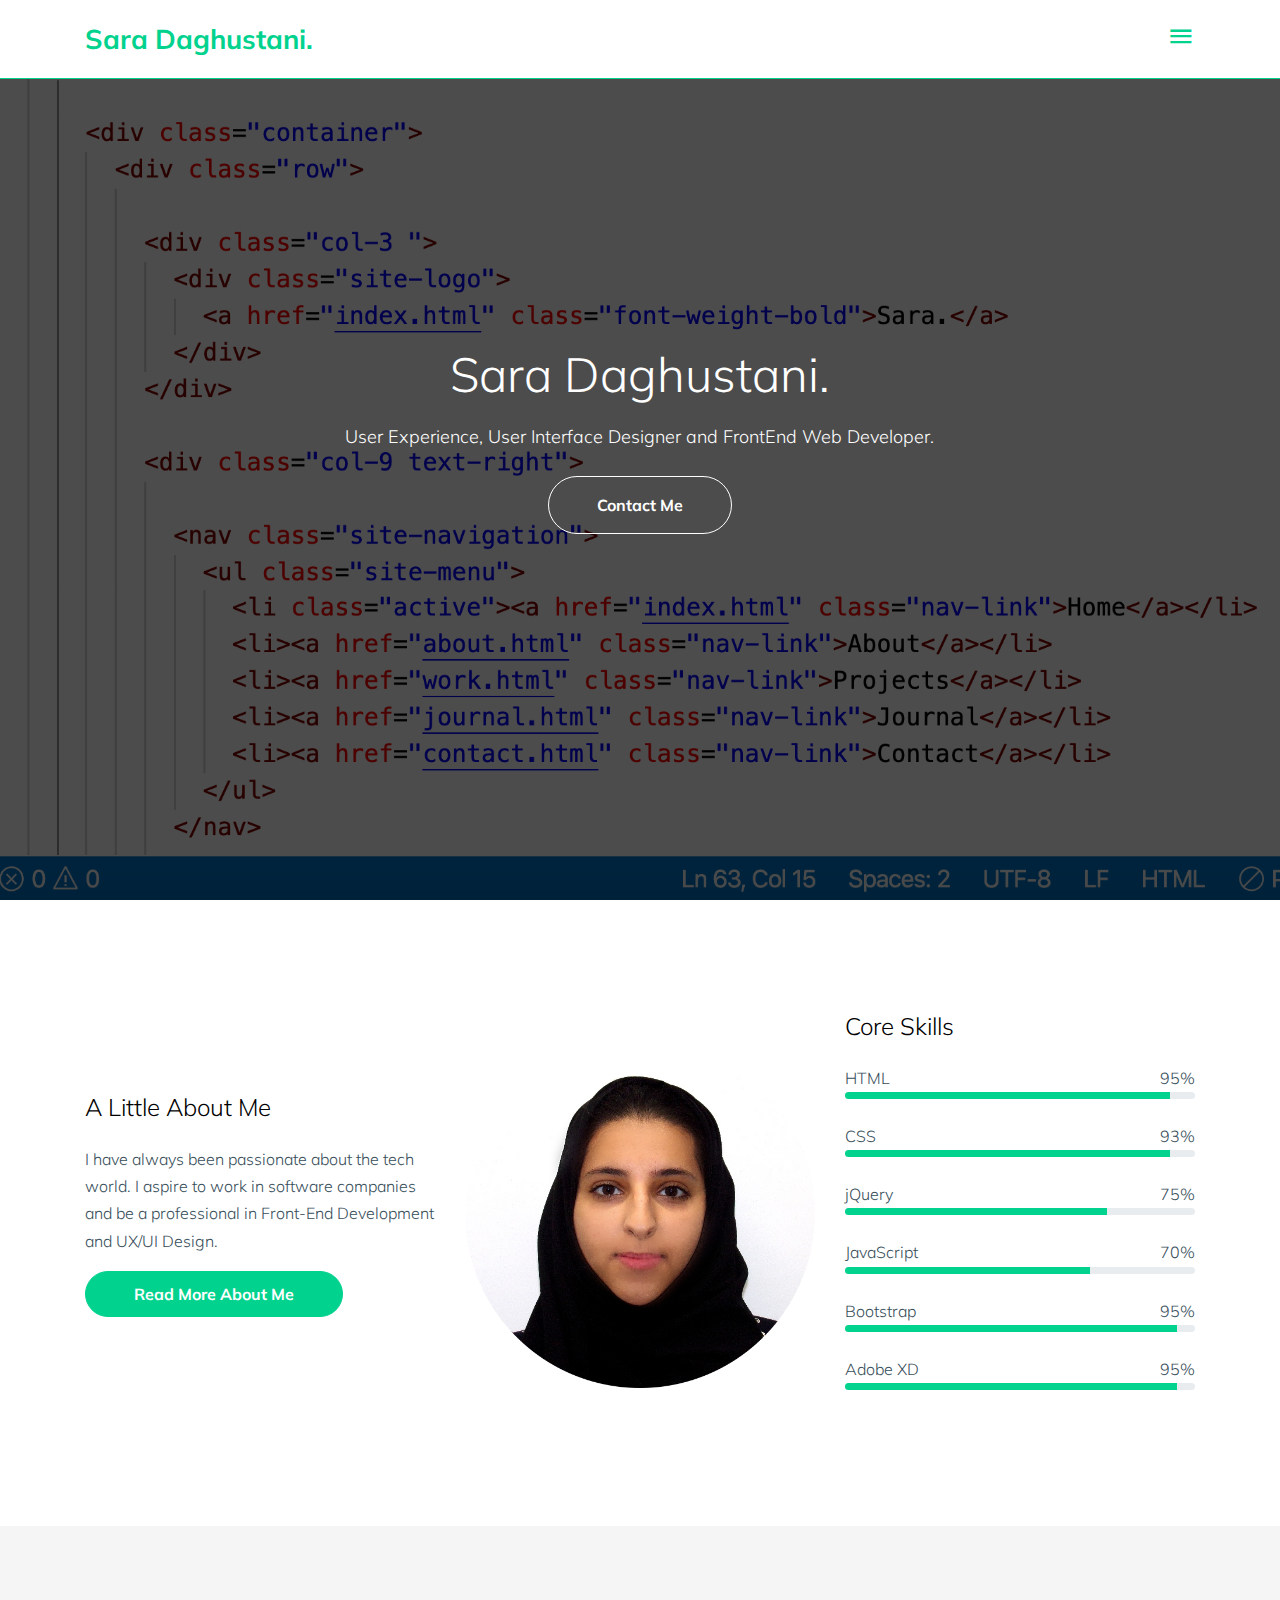
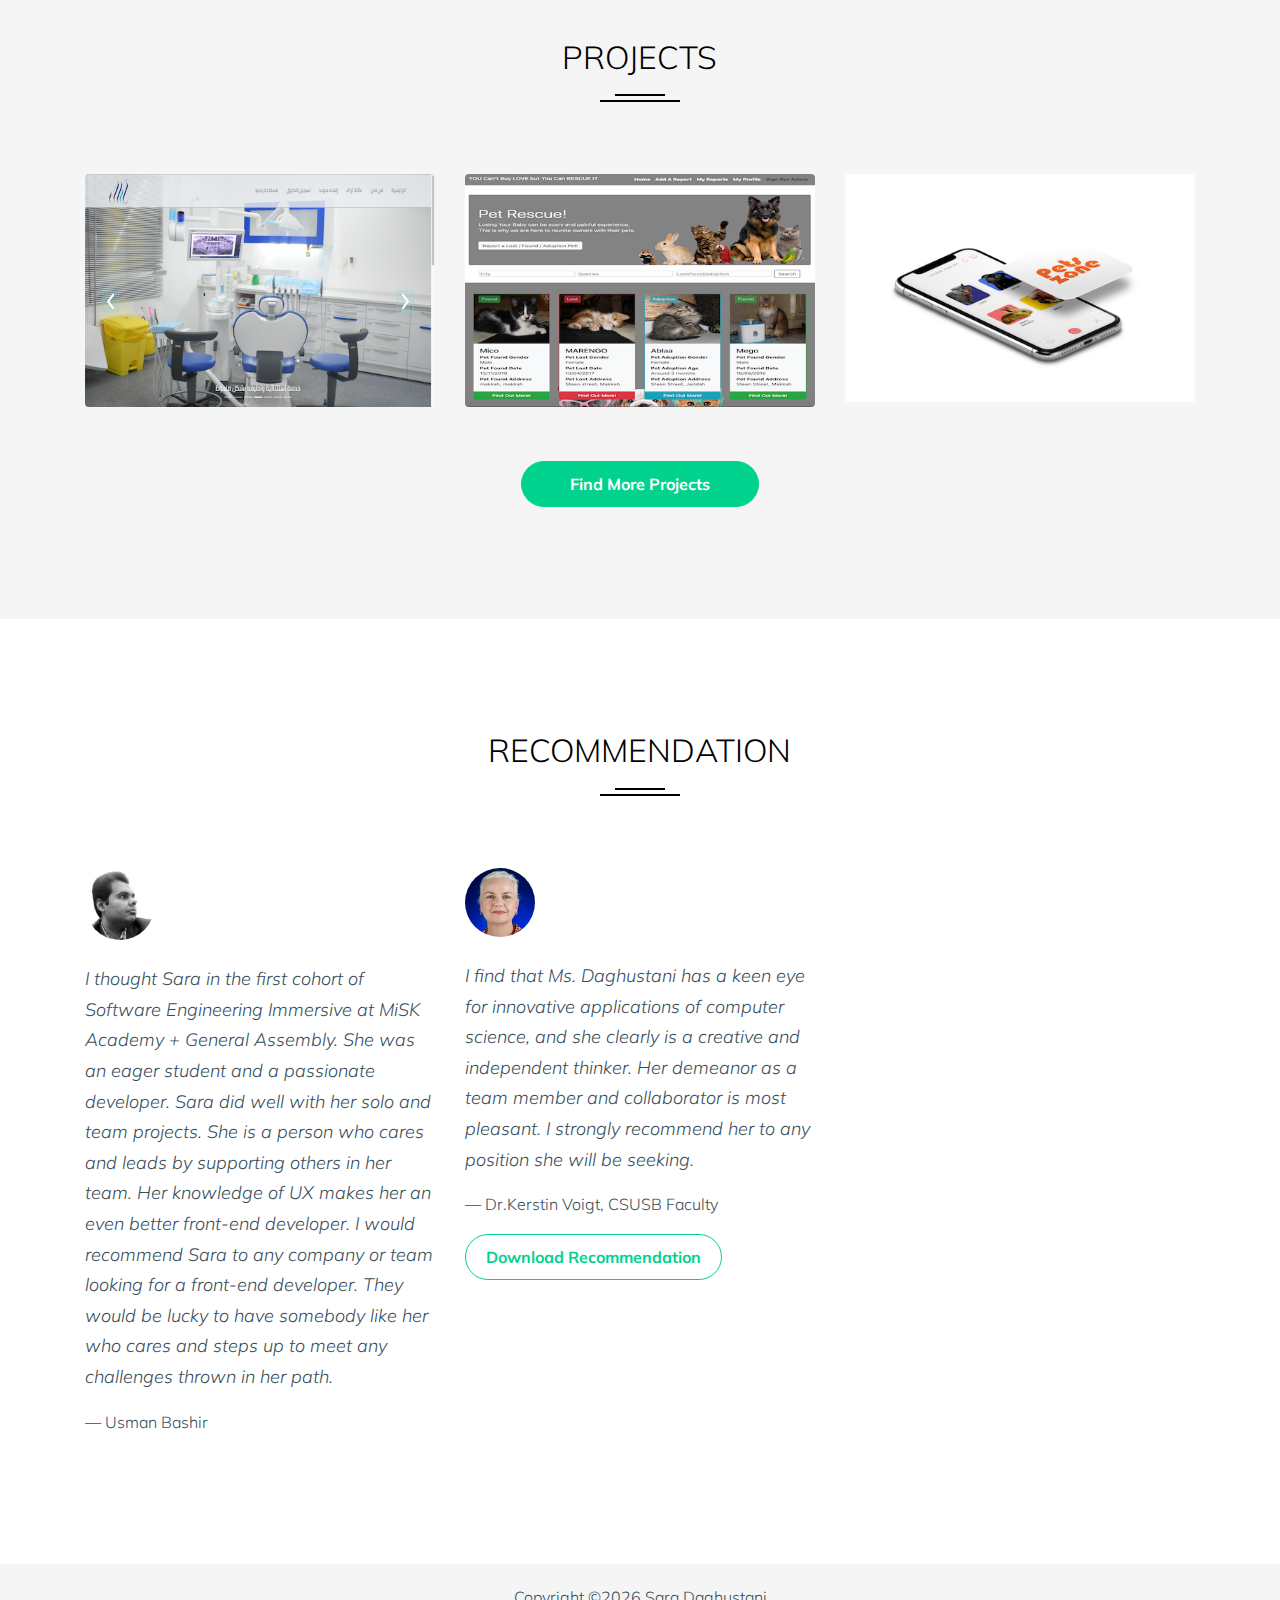
<file: index.html>
<!doctype html>
<html lang="en">

  <head>
    <title>Sara Daghustani &mdash; Portfolio Website </title>
    <meta charset="utf-8">
    <meta name="viewport" content="width=device-width, initial-scale=1, shrink-to-fit=no">
    <!-- TEXT FONT -->
    <link href="https://fonts.googleapis.com/css?family=Muli:400,700" rel="stylesheet">
    <!-- Bootsrtap -->
    <link rel="stylesheet" href="css/bootstrap.min.css">
    <!-- MAIN CSS -->
    <link rel="stylesheet" href="css/style.css">
    <!-- navbar-toggler Icone style-->
    <link rel="stylesheet" href="fonts/icomoon/style.css">
  </head>

  <body>
    <!-- navbar-Menu-toggle  -->
    <div class="site-mobile-menu site-navbar-target">
      <div class="site-mobile-menu-header">
        <div class="site-mobile-menu-close mt-3">
          <span class="icon-close2 js-menu-toggle"></span>
        </div>
      </div>
      <div class="site-mobile-menu-body"></div>
    </div>
    <!-- End of navbar-Menu-toggle  -->
  
    <!-- Header -->
    <header class="site-navbar site-navbar-target" role="banner">
      <!-- Header Container -->
      <div class="container">
        <!-- Header Row -->
        <div class="row align-items-center position-relative">
          <!-- Col with site logo-->
          <div class="col-3 ">
            <div class="site-logo">
              <a href="index.html" class="font-weight-bold">Sara Daghustani.</a>
            </div>
          </div>
          <!-- End of Col with site logo -->
               
          <!-- Col with toggle icon and Navbar menu -->
          <div class="col-9  text-right">
            <!-- Toggle icon-->
            <span class="d-inline-block d-lg-block">
              <a href="#" class="text-white site-menu-toggle js-menu-toggle py-5 text-white">
                <span class="icon-menu h3 text-white"></span>
              </a>
            </span>
            <!-- End of Toggle icon-->
  
            <!-- Navbar menu  -->
            <nav class="site-navigation text-right ml-auto d-none d-lg-none" role="navigation">
              <ul class="site-menu main-menu js-clone-nav ml-auto ">
                <li class="active"><a href="index.html" class="nav-link">Home</a></li>
                <li><a href="about.html" class="nav-link">About</a></li>
                <li><a href="work.html" class="nav-link">Project</a></li>
                <li><a href="contact.html" class="nav-link">Contact</a></li>
              </ul>
            </nav>
            <!-- End of Navbar menu -->
          </div>
        <!--End of Col with toggle icon and Navbar menu -->
        </div>
        <!-- End of Header Row -->
      </div>
      <!-- End of Header Container -->
    </header>
    <!-- End of Header -->

    <!-- Cover  with background Image with container of Inofrmation with H1 header, P Pargraph -->
    <div class="site-section-cover overlay" style="background-image: url('images/home.png')">
      <div class="container">
        <div class="row align-items-center justify-content-center">
          <div class="col-md-7 text-center">
            <h1 class="mb-4 text-white">Sara Daghustani. </h1>
            <p class="mb-4">User Experience, User Interface Designer
              and FrontEnd Web Developer. </p>
            <p><a href="contact.html" class="btn btn-primary btn-outline-white py-3 px-5">Contact Me</a></p>
          </div>
        </div>
      </div>
    </div>
    <!-- End of Cover -->


    <!-- Little About me Section with container of Inofrmation divided with 3 col -Little about me -Personal Image -Core Skills  -->
    <div class="site-section">
      <!-- Little About me Container -->
      <div class="container">
        <!-- Little About me Row  -->
        <div class="row align-items-center">
          <!--  -Little about me -->
          <div class="col-md-4">
            <h2 class="h4 mb-4">A Little About Me</h2>
            <p>I have always been passionate about the tech world. I aspire to work in software companies and be a professional in Front-End Development and UX/UI Design.</p>
            <p><a href="about.html" class="btn btn-primary text-white px-5">Read More About Me</a></p>
          </div>
          <!-- End of -Little about me  -->

          <!-- -Personal Image: div with img -->
          <div class="col-md-4">
            <img src="images/about_1.PNG" alt="Image" class="img-fluid">
          </div> 
          <!-- Endo -Personal Image -->

          <!-- -Core Skills: H2 header and several div with progress bar-->
          <div class="col-md-4">
            <h2 class="h4 mb-4"> Core Skills</h2>
            <!-- Progress Bar 1 -->
            <div class="progress-wrap mb-4">
              <div class="d-flex">
                <span>HTML</span>
                <span class="ml-auto">95%</span>
              </div>
              <div class="progress" style="height: 7px;">
                <div class="progress-bar" style="width: 93%;"></div>
              </div>
            </div>
            <!-- End of Progress Bar 1-->
            <!-- Progress Bar 2 -->
            <div class="progress-wrap mb-4">
              <div class="d-flex">
                <span>CSS</span>
                <span class="ml-auto">93%</span>
              </div>
              <div class="progress" style="height: 7px;">
                <div class="progress-bar" style="width: 93%;"></div>
              </div>
            </div>
            <!-- End of Progress Bar 2 -->
            <!-- Progress Bar 3 -->
            <div class="progress-wrap mb-4">
              <div class="d-flex">
                <span>jQuery</span>
                <span class="ml-auto">75%</span>
              </div>
              <div class="progress" style="height: 7px;">
                <div class="progress-bar" style="width: 75%;"></div>
              </div>
            </div>
            <!-- End of Progress Bar 3 -->  
            <!-- Progress Bar 4 -->  
            <div class="progress-wrap mb-4">
              <div class="d-flex">
                <span>JavaScript</span>
                <span class="ml-auto">70%</span>
              </div>
              <div class="progress" style="height: 7px;">
                <div class="progress-bar" style="width: 70%;"></div>
              </div>
            </div> 
            <!-- End of Progress Bar 4 -->
            <!-- Progress Bar 5 -->        
            <div class="progress-wrap mb-4">
              <div class="d-flex">
                <span>Bootstrap</span>
                <span class="ml-auto">95%</span>
              </div>
              <div class="progress" style="height: 7px;">
                <div class="progress-bar" style="width: 95%;"></div>
              </div>
            </div>
            <!-- End of Progress Bar 5 -->
            <!-- Progress Bar 6 -->    
            <div class="progress-wrap mb-4">
              <div class="d-flex">
                <span>Adobe XD</span>
                <span class="ml-auto">95%</span>
              </div>
              <div class="progress" style="height: 7px;">
                <div class="progress-bar" style="width: 95%;"></div>
              </div>
            </div>
            <!-- End of Progress Bar 6 -->  
          </div>
          <!-- End of -Core Skills -->
        </div>
        <!-- Little About me Row  -->
      </div>
      <!-- End of Little About me Container -->
    </div>
    <!-- End of Little About Me Section -->


    <!-- Projects Section -->
    <div class="site-section bg-light">
      <!-- Projects Container -->
      <div class="container">
        <!-- Row -->
        <div class="row mb-5">
          <div class="col-md-7 mx-auto text-center">
            <h2 class="heading-29190">PROJECTS</h2>
          </div>
        </div>
        <!-- End of Row -->

        <!-- Row -->
        <div class="row">
          <!-- Project4  -->
          <div class="col-md-6 col-lg-4 mb-4">
            <div class="item web">
              <a href="Arak.html" class="item-wrap text-center">
                <span>Arak Digital Dental Clinics</span>
                <img class="img-fluid" src="images/arak/Arak.png">
              </a>
            </div>
          </div>
          <!-- End of Project4  -->

          <!-- Project2  -->
          <div class="col-md-6 col-lg-4 mb-4">
            <div class="item web">
              <a href="PetRescue.html" class="item-wrap text-center">
                <span>Pet Rescue!</span>
                <img class="img-fluid" src="images/pet/PetRescue.png">
              </a>
            </div>
          </div>
          <!-- End of Project2  -->
          <!-- Project3  -->
          <div class="col-md-6 col-lg-4 mb-4">
            <div class="item web">
              <a href="PetsZone.html" class="item-wrap text-center">
                <span>UX PetsZone</span> 
                <img class="img-fluid" src="images/petszone/zone.png">
              </a>
            </div>
          </div>
          <!-- End of Project3  -->

        </div>
         <!-- End of Row -->
          <!-- Button linked to Project Page -->
          <div class=" mx-auto text-center">
            <a href="work.html" class="btn btn-primary text-white px-5 mx-auto text-center"> Find More Projects</a>
          </div>
           <!-- End of Button linked to Project Page -->
      </div>
      <!-- Endo of Projects Container -->
    </div> 
    <!-- End of Projects Section -->

    <!-- Recommendation Section -->
    <div class="site-section">
      <!-- Recommendation Container -->
      <div class="container">
        <!-- Row -->
        <div class="row mb-5">
          <div class="col-md-7 mx-auto text-center">
            <h2 class="heading-29190">RECOMMENDATION</h2>
          </div>
        </div>
        <!-- End of Row -->
        <!-- Row -->
        <div class="row">
          <!--  Recommendation 1 -->
          <div class="col-lg-4 col-md-6">
            <div>
              <div class="person-pic-39219 mb-4">
                <img src="images/reco/person_1.png" alt="Image" class="img-fluid">
              </div>  
              
              <blockquote class="quote_39823">
                <p>I thought Sara in the first cohort of Software Engineering Immersive
                   at MiSK Academy + General Assembly. She was an eager student and 
                   a passionate developer. Sara did well with her solo and team projects. 
                   She is a person who cares and leads by supporting others in her team. 
                   Her knowledge of UX makes her an even better front-end developer. 
                   I would recommend Sara to any company or team looking for a front-end developer. 
                   They would be lucky to have somebody like her who cares and steps up to meet 
                   any challenges thrown in her path.</p>
              </blockquote>
              <p>&mdash; Usman Bashir</p>
            </div>
          </div>
          <!--  End of Recommendation 1 -->
          <!--  Recommendation 2 -->
          <!-- <div class="col-lg-4 col-md-6">
            <div>
              <div class="person-pic-39219 mb-4">
                <img src="images/reco/person_2.jpg" alt="Image" class="img-fluid">
              </div>  
              <blockquote class="quote_39823">
                <p>Lorem ipsum dolor sit amet, consectetur adipisicing elit. Voluptas excepturi accusantium non aut perspiciatis nisi magni libero, molestias.</p>
              </blockquote>
              <p>&mdash; Chris Smith</p>
              <a href="" target="_blank" class="btn btn-outline-primary mb-4">Download Recommendation</a>
            </div>
          </div> -->
          <!--  End of Recommendation 2 -->
          <!--  Recommendation 3 -->
          <div class="col-lg-4 col-md-6">
            <div>
              <div class="person-pic-39219 mb-4">
                <img src="images/reco/person_3.jpg" alt="Image" class="img-fluid">
              </div>  
              <blockquote class="quote_39823">
                <p> I find that Ms. Daghustani has a keen eye for innovative applications of computer science, 
                  and she clearly is a creative and independent thinker. 
                  Her demeanor as a team member and collaborator is most pleasant.
                  I strongly recommend her to any position she will be seeking. </p>
              </blockquote>
              <p>&mdash; Dr.Kerstin Voigt, CSUSB Faculty</p>
              <a href="https://drive.google.com/file/d/1U1bh7cXYhyz1VE3seahb_XDmJ0PYB3Qr/view?usp=sharing" target="_blank" class="btn btn-outline-primary mb-4">Download Recommendation</a>
            </div>
          </div>
          <!--  End of Recommendation 3 -->
        <!-- End of Row -->
        </div>
      </div>
      <!-- End of Recommendation Container -->
    </div>
    <!-- End of Recommendation Section -->

    <!-- Footer  -->
    <footer class="bg-light">
      <div class="container">
        <div class="row pt-1  text-center">
          <div class="col-md-12">
              <p class="mt-3">
            Copyright &copy;<script>document.write(new Date().getFullYear());</script> Sara Daghustani  
            </p>
            </div>
          </div>
        </div>
      </div>
    </footer>
    <!-- End of Footer -->

    <!-- Script for navbar-toggler -->
    <script src="js/jquery-3.3.1.min.js"></script>
    <script src="js/aos.js"></script>
    <script src="js/main.js"></script>
    <!-- End of Script for navbar-toggler -->
  </body>
</html>
</file>
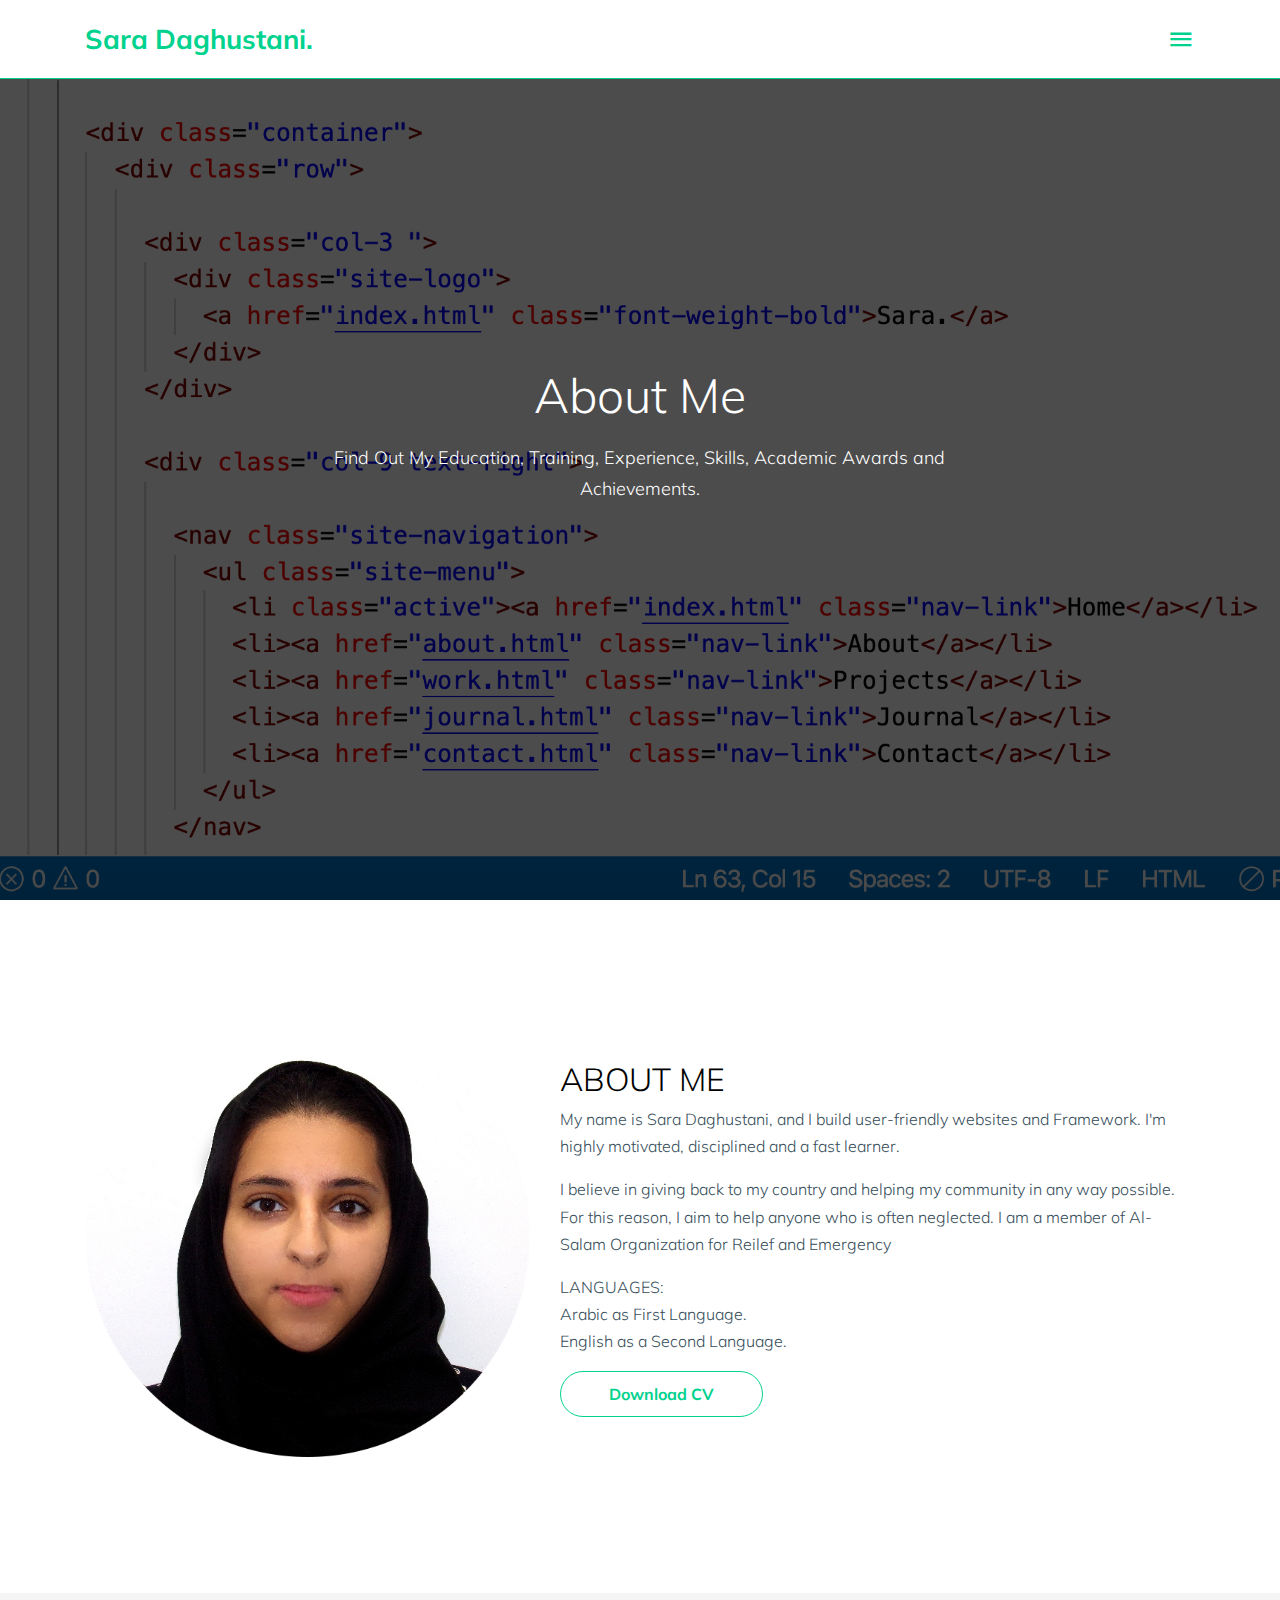
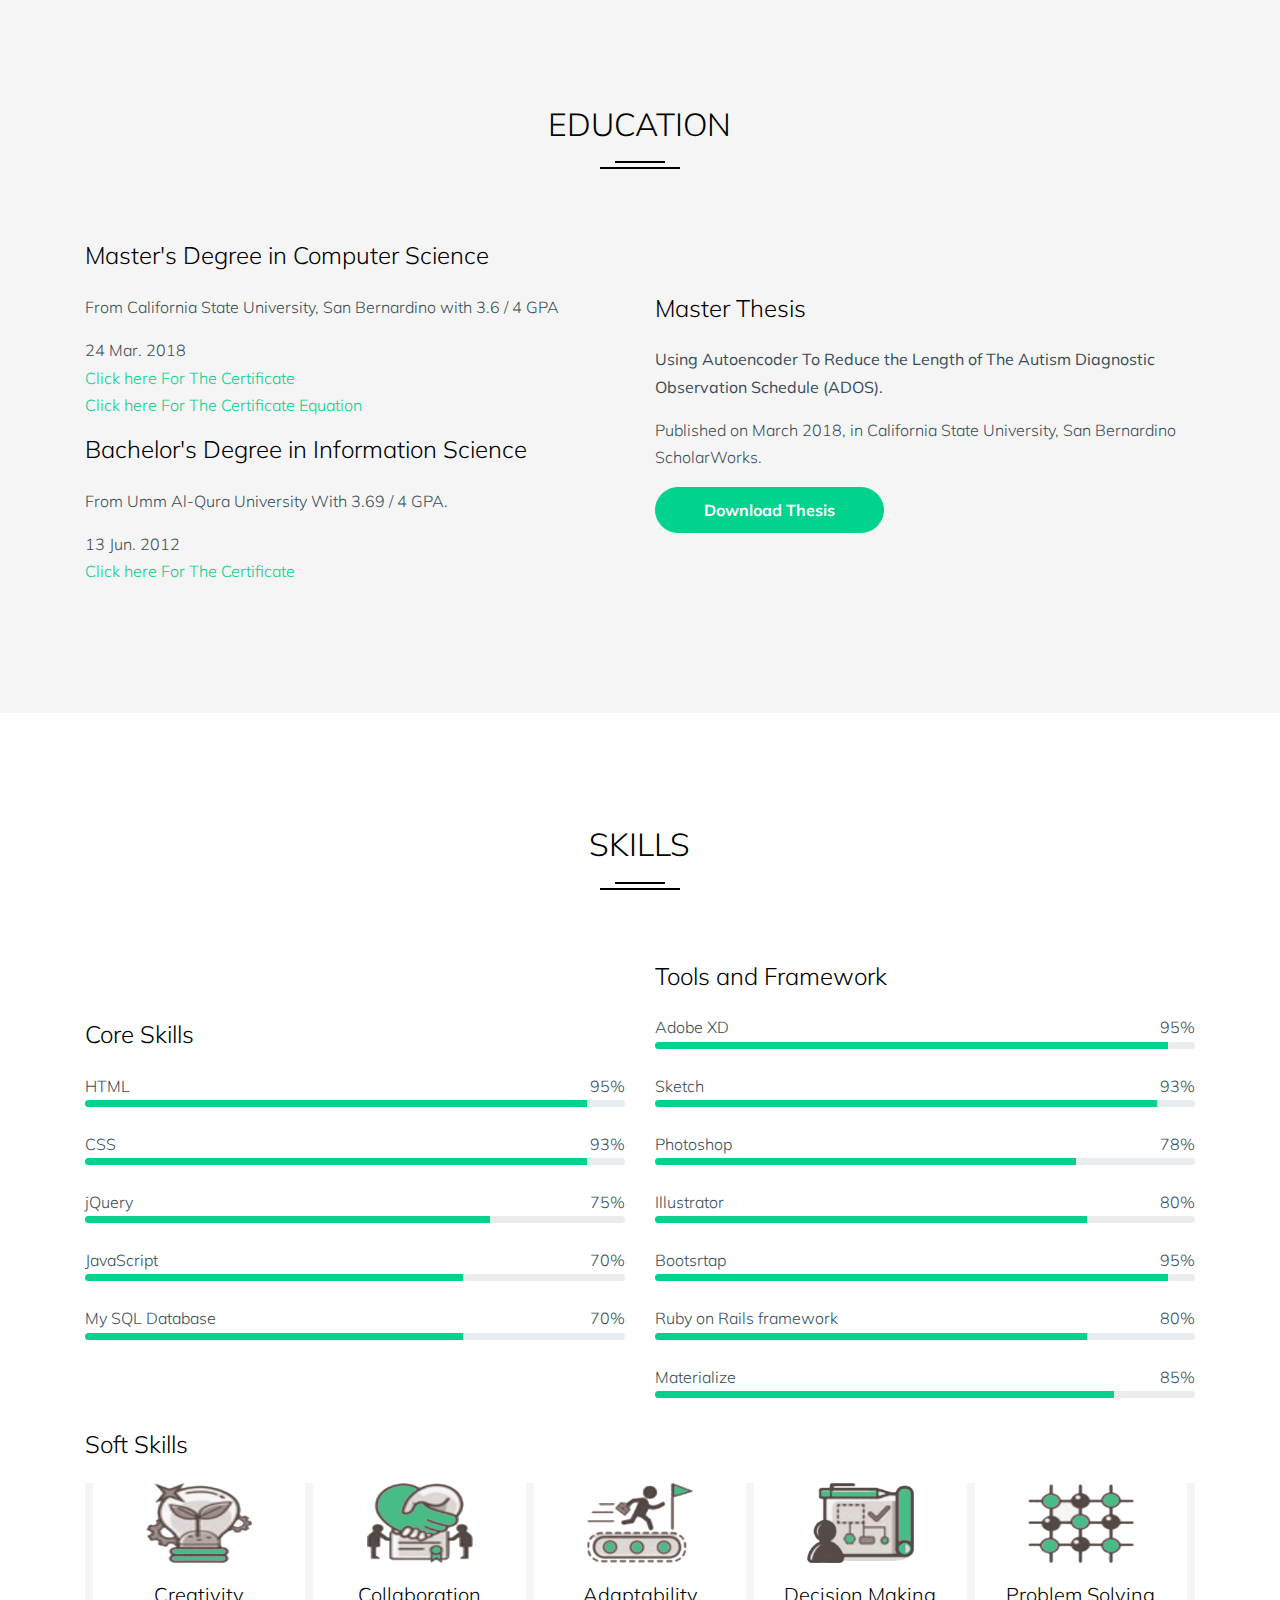
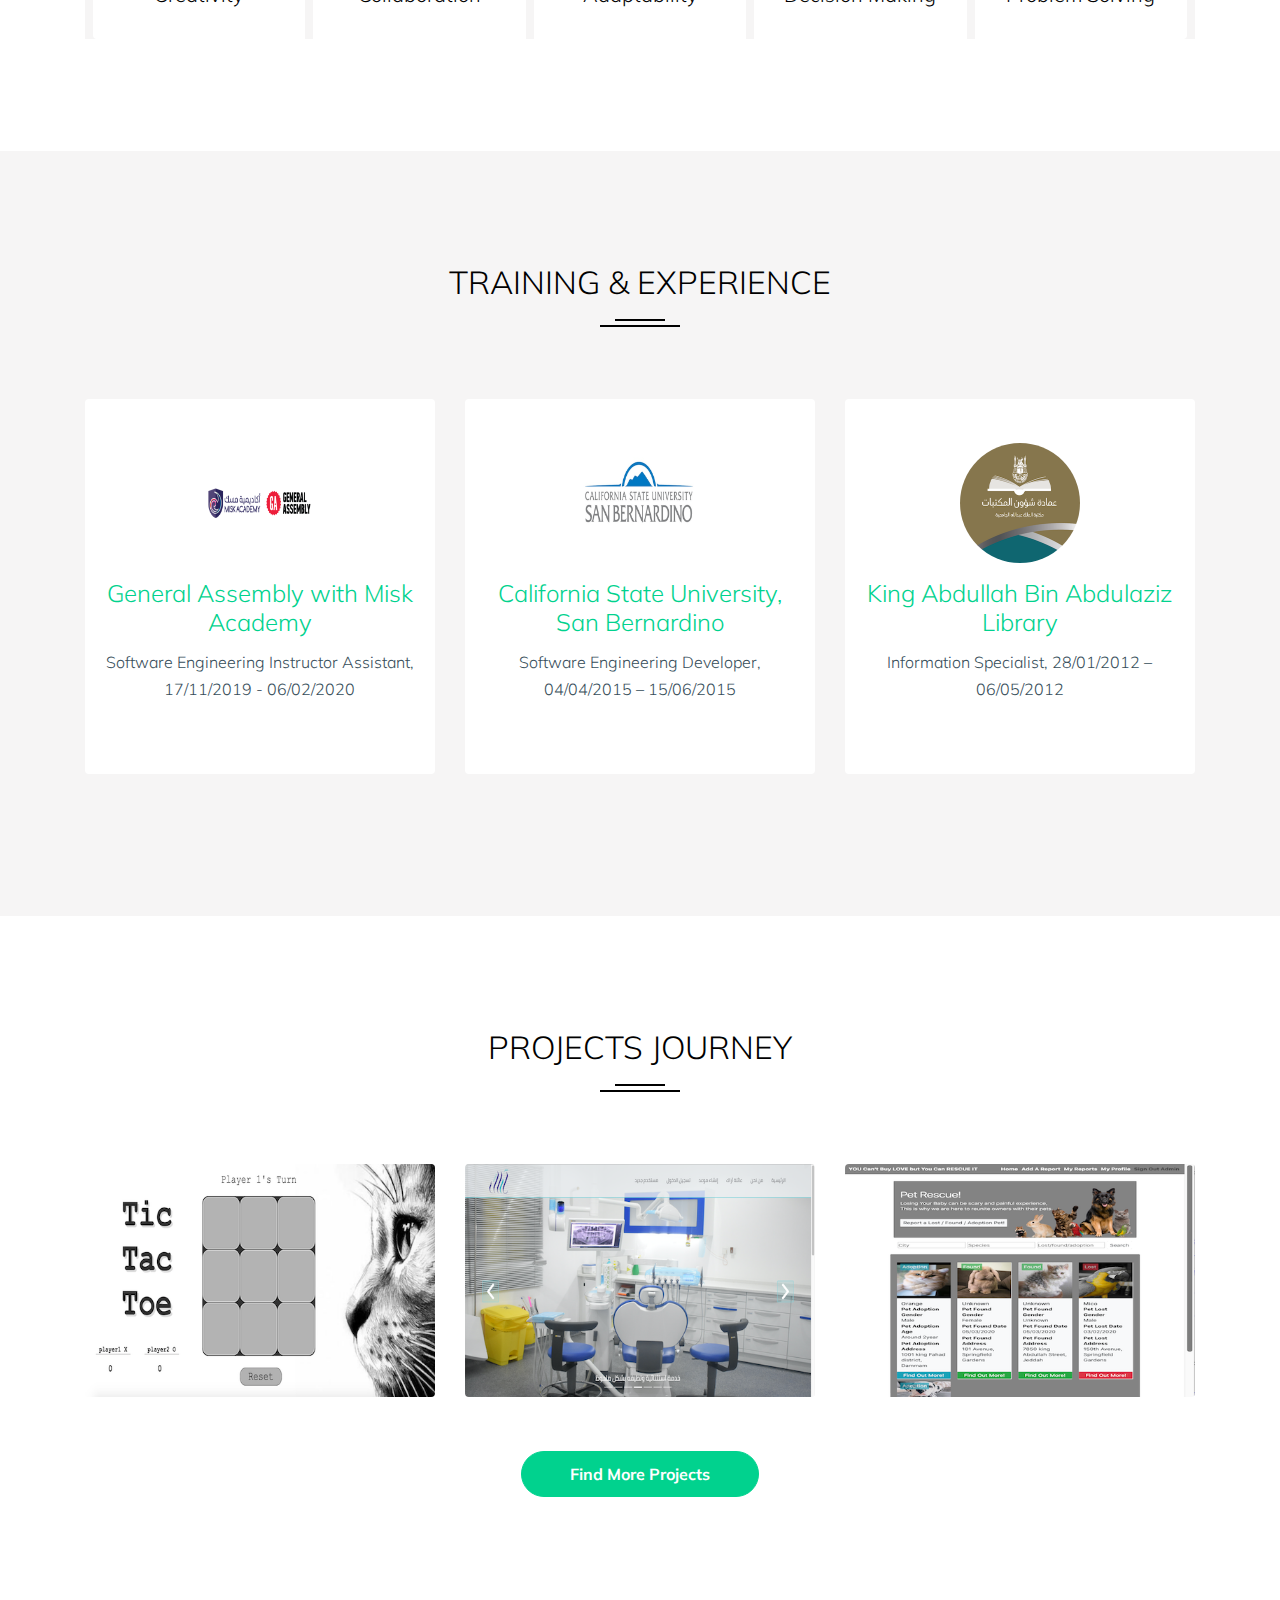
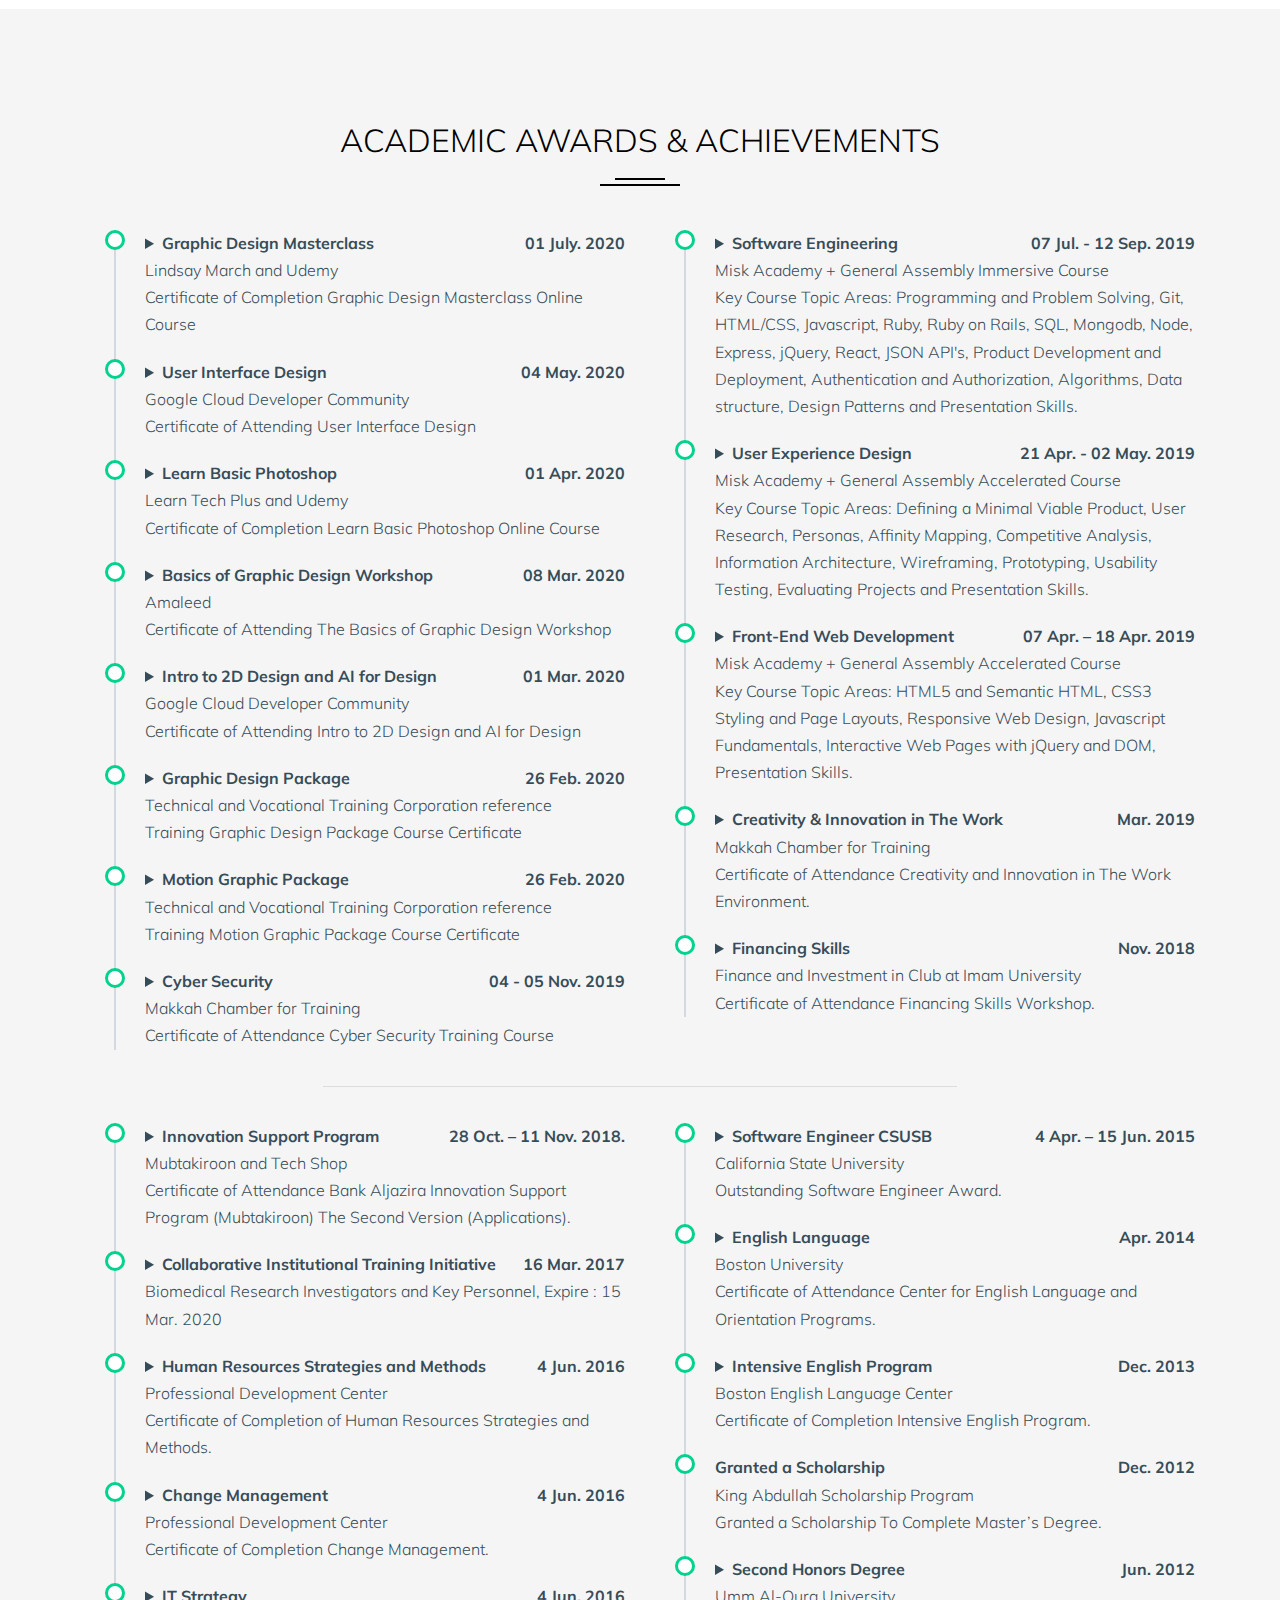
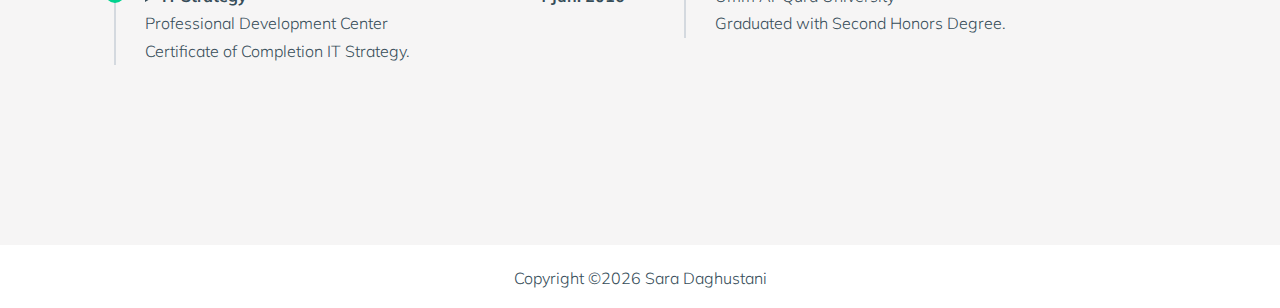
<file: about.html>
<head>
  <title>Sara Daghustani &mdash; Portfolio Website </title>
  <meta charset="utf-8">
  <meta name="viewport" content="width=device-width, initial-scale=1, shrink-to-fit=no">
  <!-- TEXT FONT -->
  <link href="https://fonts.googleapis.com/css?family=Muli:400,700" rel="stylesheet">
  <!-- Bootsrtap -->
  <link rel="stylesheet" href="css/bootstrap.min.css">
  <!-- MAIN CSS -->
  <link rel="stylesheet" href="css/style.css">
  <!-- navbar-toggler Icone style-->
  <link rel="stylesheet" href="fonts/icomoon/style.css">
</head>

<body>
    
    <!-- navbar-Menu-toggle  -->
    <div class="site-mobile-menu site-navbar-target">
      <div class="site-mobile-menu-header">
        <div class="site-mobile-menu-close mt-3">
          <span class="icon-close2 js-menu-toggle"></span>
        </div>
      </div>
      <div class="site-mobile-menu-body"></div>
    </div>
    <!-- End of navbar-Menu-toggle  -->

    <!-- Header -->
    <header class="site-navbar site-navbar-target" role="banner">
      <!-- Header Container -->
      <div class="container">
        <!-- Header Row -->
        <div class="row align-items-center position-relative">
          <!-- Col with site logo-->
          <div class="col-3 ">
            <div class="site-logo">
              <a href="index.html" class="font-weight-bold">Sara Daghustani.</a>
            </div>
          </div>
          <!-- End of Col with site logo -->
              
          <!-- Col with toggle icon and Navbar menu -->
          <div class="col-9  text-right">
            <!-- Toggle icon-->
            <span class="d-inline-block d-lg-block">
              <a href="#" class="text-white site-menu-toggle js-menu-toggle py-5 text-white">
                <span class="icon-menu h3 text-white"></span>
              </a>
            </span>
            <!-- End of Toggle icon-->

            <!-- Navbar menu  -->
            <nav class="site-navigation text-right ml-auto d-none d-lg-none" role="navigation">
              <ul class="site-menu main-menu js-clone-nav ml-auto ">
                <li><a href="index.html" class="nav-link">Home</a></li>
                <li class="active"><a href="about.html" class="nav-link">About</a></li>
                <li><a href="work.html" class="nav-link">Project</a></li>
                <li><a href="contact.html" class="nav-link">Contact</a></li>
              </ul>
            </nav>
            <!-- End of Navbar menu -->
          </div>
        <!--End of Col with toggle icon and Navbar menu -->
        </div>
        <!-- End of Header Row -->
      </div>
      <!-- End of Header Container -->
    </header>
    <!-- End of Header -->

    <!-- Cover  with background Image with container of Inofrmation with H1 header, P Pargraph -->
    <div class="site-section-cover overlay" style="background-image: url('images/home.png')">
      <div class="container">
        <div class="row align-items-center justify-content-center">
          <div class="col-md-7 text-center">
            <h1 class="mb-4 text-white">About Me </h1>
            <p class="mb-4">Find Out My Education, Training, Experience, Skills,  Academic Awards and Achievements. </p>
          </div>
        </div>
      </div>
    </div>
    <!-- End of Cover -->


    <!-- About me Page with container of Inofrmation divided with 3 col -Little about me -Personal Image -Core Skills  -->
    <div class="site-section">
      <div class="container">
        <div class="row align-items-center">
          <!-- -Personal Image: div with img -->
          <div class="col-md-5 mb-4">
            <img src="images/about_1.PNG" alt="Image" class="img-fluid">
          </div> 
          <!-- Endo -Personal Image -->

          <!--  -about me: div with H2 header, two of P Pargraph and a button linked to About Me Page -->
          <div class="col-md-7">
            <h2>ABOUT ME</h2>

            <p> My name is Sara Daghustani, and I build user-friendly websites and Framework. I'm highly motivated, disciplined and a fast learner. </p>
            <p> I believe in giving back to my country and helping my community in any way possible. For this reason, I aim to help anyone who is often neglected.
                I am a member of Al-Salam Organization for Reilef and Emergency
            </p>

            <p>LANGUAGES: <br>
              Arabic as First Language.<br>
             English as a Second Language.</p>
            <p><a target="_blank" href="https://drive.google.com/file/d/1_O2gT-gUedszaX0-XXUfZTMscWYZi4Il/view?usp=sharing" class="btn btn-outline-primary px-5">Download CV</a></p>
          </div>
          <!-- End of - about me  -->
        </div>
      </div>
    </div>
    <!-- End of About Me Section -->


    <!-- Little About me Page with container of Inofrmation divided with 3 col -Little about me -Personal Image -Core Skills  -->
    <div class="site-section bg-light">
      <div class="container">
        <div class="row mb-5">
          <div class="col-md-7 mx-auto text-center">
            <h2 class="heading-29190">EDUCATION</h2>
          </div>
        </div>

        <div class="row align-items-center">
          <!--  -Little about me: div with H2 header, two of P Pargraph and a button linked to About Me Page -->
          <div class="col-md-6">
            <h4 class=" mb-4"> Master's Degree in Computer Science</h4>
            <p> From California State University, San Bernardino with 3.6 / 4 GPA </p>
            <p>24 Mar. 2018<br>
              <a href="https://drive.google.com/file/d/13pLYX1xrmcPnH_0Dtx-all_uaOKTFjlC/view?usp=sharing" target="_blank">Click here For The Certificate</a> <br>
              <a href="https://drive.google.com/file/d/12toqNAMVSfSYhiOOYfi3CZECLdQmpe8R/view?usp=sharing" target="_blank">Click here For The Certificate Equation </a>
            </p>
            <h4 class="mb-4"> Bachelor's Degree in Information Science</h4>
            <p> From Umm Al-Qura University With 3.69 / 4 GPA.</p>
            <p>13 Jun. 2012 <br>
              <a href="https://drive.google.com/file/d/12eNm9Lvaw9QTwC5OoV_KqCEFVaCeSgFo/view?usp=sharing" target="_blank">Click here For The Certificate</a>
            </p>
        
            
            
          </div>
          <!-- End of -Little about me  -->

          <!--  -Little about me: div with H2 header, two of P Pargraph and a button linked to About Me Page -->
          <div class="col-md-6">
            <h4 class="mb-4"> Master Thesis</h4>
            <p><strong> Using Autoencoder To Reduce the Length of The Autism Diagnostic Observation Schedule (ADOS).</strong></p>
            <p> Published on March 2018, in California State University, San Bernardino ScholarWorks.</p>
            <p><a href="https://scholarworks.lib.csusb.edu/cgi/viewcontent.cgi?article=1696&context=etd" target="_blank" class="btn btn-primary text-white px-5">Download Thesis</a></p>
          </div>
          <!-- End of -Little about me  -->
        </div>
      </div>
    </div>
    <!-- End of About Me Section -->
  

  <!-- Little About me Page with container of Inofrmation divided with 3 col -Little about me -Personal Image -Core Skills  -->
    <div class="site-section">
      <div class="container">

        <div class="row mb-5">
          <div class="col-md-7 mx-auto text-center">
            <h2 class="heading-29190">SKILLS</h2>
          </div>
        </div>

        <div class="row align-items-center">
          <!--  -Little about me: div with H2 header, two of P Pargraph and a button linked to About Me Page -->
          <div class="col-md-6">
            <h2 class="h4 mb-4"> Core Skills</h2>

            <div class="progress-wrap mb-4">
              <div class="d-flex">
                <span>HTML</span>
                <span class="ml-auto">95%</span>
              </div>
              <div class="progress" style="height: 7px;">
                <div class="progress-bar" style="width: 93%;"></div>
              </div>
            </div>

            <div class="progress-wrap mb-4">
              <div class="d-flex">
                <span>CSS</span>
                <span class="ml-auto">93%</span>
              </div>
              <div class="progress" style="height: 7px;">
                <div class="progress-bar" style="width: 93%;"></div>
              </div>
            </div>

            <div class="progress-wrap mb-4">
              <div class="d-flex">
                <span>jQuery</span>
                <span class="ml-auto">75%</span>
              </div>
              <div class="progress" style="height: 7px;">
                <div class="progress-bar" style="width: 75%;"></div>
              </div>
            </div>  

            <div class="progress-wrap mb-4">
              <div class="d-flex">
                <span>JavaScript</span>
                <span class="ml-auto">70%</span>
              </div>
              <div class="progress" style="height: 7px;">
                <div class="progress-bar" style="width: 70%;"></div>
              </div>
            </div> 
            <!-- <div class="progress-wrap mb-4">
              <div class="d-flex">
                <span>React js</span>
                <span class="ml-auto">65%</span>
              </div>
              <div class="progress" style="height: 7px;">
                <div class="progress-bar" style="width: 65%;"></div>
              </div>
            </div>  -->

            <div class="progress-wrap mb-4">
              <div class="d-flex">
                <span>My SQL Database</span>
                <span class="ml-auto">70%</span>
              </div>
              <div class="progress" style="height: 7px;">
                <div class="progress-bar" style="width: 70%;"></div>
              </div>
            </div> 

          </div>
          <!-- End of -Little about me  -->

          <!-- -Personal Image: div with img -->
          <div class="col-md-6">

            <h2 class="h4 mb-4"> Tools and Framework</h2>

            <div class="progress-wrap mb-4">
              <div class="d-flex">
                <span>Adobe XD</span>
                <span class="ml-auto">95%</span>
              </div>
              <div class="progress" style="height: 7px;">
                <div class="progress-bar" style="width: 95%;"></div>
              </div>
            </div>

            <div class="progress-wrap mb-4">
              <div class="d-flex">
                <span>Sketch</span>
                <span class="ml-auto">93%</span>
              </div>
              <div class="progress" style="height: 7px;">
                <div class="progress-bar" style="width: 93%;"></div>
              </div>
            </div>
            
            <div class="progress-wrap mb-4">
              <div class="d-flex">
                <span>Photoshop</span>
                <span class="ml-auto">78%</span>
              </div>
              <div class="progress" style="height: 7px;">
                <div class="progress-bar" style="width: 78%;"></div>
              </div>
            </div>

            <div class="progress-wrap mb-4">
              <div class="d-flex">
                <span>Illustrator</span>
                <span class="ml-auto">80%</span>
              </div>
              <div class="progress" style="height: 7px;">
                <div class="progress-bar" style="width: 80%;"></div>
              </div>
            </div>

            <div class="progress-wrap mb-4">
              <div class="d-flex">
                <span>Bootsrtap</span>
                <span class="ml-auto">95%</span>
              </div>
              <div class="progress" style="height: 7px;">
                <div class="progress-bar" style="width: 95%;"></div>
              </div>
            </div>

            <div class="progress-wrap mb-4">
              <div class="d-flex">
                <span>Ruby on Rails framework </span>
                <span class="ml-auto">80%</span>
              </div>
              <div class="progress" style="height: 7px;">
                <div class="progress-bar" style="width: 80%;"></div>
              </div>
            </div>

            <div class="progress-wrap mb-4">
              <div class="d-flex">
                <span>Materialize</span>
                <span class="ml-auto">85%</span>
              </div>
              <div class="progress" style="height: 7px;">
                <div class="progress-bar" style="width: 85%;"></div>
              </div>
            </div>
          </div>

        
          <!-- Endo -Personal Image -->
        </div>

        
        <h2 class="h4 mb-4 mt-2">Soft Skills</h2>
        <div class="card-group bg-light text-center">
          <div class="card mr-2 align-items-center ml-2">
            <img src="./images/soft/1.png" class="fa" alt="...">
            <div class="card-body">
              <h5 class="card-title">Creativity</h5>
            </div>
          </div>
          <div class="card mr-2 align-items-center">
            <img src="./images/soft/2.png" class="fa" alt="...">
            <div class="card-body">
              <h5 class="card-title">Collaboration</h5>
            </div>
          </div>
          <div class="card mr-2 align-items-center">
            <img src="./images/soft/3.png" class="fa" alt="...">
            <div class="card-body">
              <h5 class="card-title">Adaptability</h5>
            </div>
          </div>
          <div class="card mr-2 align-items-center">
            <img src="./images/soft/4.png" class="fa" alt="...">
            <div class="card-body">
              <h5 class="card-title">Decision Making</h5>
            </div>
          </div>
          <div class="card align-items-center mr-2">
            <img src="./images/soft/5.png" class="fa" alt="...">
            <div class="card-body">
              <h5 class="card-title">Problem Solving</h5>
            </div>
          </div>
        </div>
      </div> 
    </div>

  <!-- TRAINING AND EXPERIENCE  -->
  <div class="site-section bg-light">
    <div class="container">
      <!-- Heading -->
      <div class="row mb-5">
        <div class="col-md-7 mx-auto text-center">
          <h2 class="heading-29190">TRAINING & EXPERIENCE</h2>
        </div>
      </div>
      <!-- End of Heading -->
      <!-- Row -->
      <div class="row">




        
        <!-- Experiance 1 -->
        <div class="col-xs-12 col-sm-6 col-md-4">
            <div class="image-flip" ontouchstart="this.classList.toggle('hover');">
                <div class="mainflip">
                  <!-- Frontside of card 1 -->
                    <div class="frontside">
                        <div class="card">
                            <div class="card-body text-center">
                                <p><img class=" img-fluid mt-4" src="images/EX1.png" alt="card image"></p>
                                <h4 class="card-title">General Assembly with Misk Academy</h4>
                                <p class="card-text">Software Engineering Instructor Assistant,  17/11/2019 - 06/02/2020</p>
                            </div>
                        </div>
                    </div>
                    <!-- End of Frontside of card 1 -->
                    <!-- Backside of card 1 -->
                    <div class="backside">
                        <div class="card">
                            <div class="card-body text-center mt-4">
                                <h4 class="card-title">Responsibilities</h4>
                                <p class="card-text"> 
                                  <p> Instructing students in several technologies
                                    (GIT, Github, HTML5, CSS, JS, Bootsrtap, React.js, Restful API, Ruby, Ruby on Rails, Express.js)
                                  </p> 
                                  <p>
                                    Supervising students to solve critical problems and
                                    Providing feedback on performance, assignments, and projects.
                                  </p>
                              </p>
                              <a href="https://misk.org.sa/miskacademy/services/2504/" target="_blank" class="btn btn-outline-primary">Misk-GA Website</a></p>
                            </div>
                        </div>
                    </div>
                    <!-- Endo of Backside of card 1 -->
                </div>
            </div>
        </div>
        <!-- End of Experiance 1 -->

        <!-- Experiance 2 -->
        <div class="col-xs-12 col-sm-6 col-md-4">
            <div class="image-flip" ontouchstart="this.classList.toggle('hover');">
                <div class="mainflip">
                    <!-- Frontside of card 2 -->
                    <div class="frontside">
                        <div class="card">
                            <div class="card-body text-center">
                                <p><img class=" img-fluid  mt-4" src="images/EX2.png" alt="card image"></p>
                                <h4 class="card-title">California State University, San Bernardino</h4>
                                <p class="card-text">Software Engineering Developer,  04/04/2015 – 15/06/2015</p>
                            </div>
                        </div>
                    </div>
                    <!-- End of Frontside of card 2 -->

                    <!-- Backside of card 2 -->
                    <div class="backside">
                        <div class="card">
                            <div class="card-body text-center mt-4">
                                <h4 class="card-title">Responsibilities</h4>
                                <p class="card-text">
                                    <p> 
                                      Documents and demonstrates solutions by developing documentation,
                                      flowcharts, layouts, diagrams, charts, code comments and clear code.
                                    </p> 
                                    <p>
                                      Building an Android Application using Android Studio (Student Advising mobile app Phase 1).
                                    </p>
                                </p>
                                <a href="https://cns.csusb.edu/cse" target="_blank" class="btn btn-outline-primary"> CSUSB Website</a> </p>
                            </div>
                        </div>
                    </div>
                    <!-- End of Backside of card 2 -->
                </div>
            </div>
        </div>
        <!-- End of Experiance 2 -->

        <!-- Experiance 3  -->
        <div class="col-xs-12 col-sm-6 col-md-4">
            <div class="image-flip" ontouchstart="this.classList.toggle('hover');">
                <div class="mainflip">
                  <!-- Frontside of card 3 -->
                    <div class="frontside">
                        <div class="card">
                            <div class="card-body text-center">
                                <p><img class=" img-fluid  mt-4" src="images/EX3.png" alt="card image"></p>
                                <h4 class="card-title">King Abdullah Bin Abdulaziz Library</h4>
                                <p class="card-text">Information Specialist,  28/01/2012 – 06/05/2012 </p>
                            </div>
                        </div>
                    </div>
                    <!-- End of Frontside of card 3 -->
                    <!-- Backside of card 3 -->
                    <div class="backside">
                        <div class="card">
                            <div class="card-body text-center mt-4">
                                <h4 class="card-title">Responsibilities:</h4>
                                <p class="card-text">
                                    <p> 
                                      Traditional and Electronic Technical Operations
                                    </p> 
                                    <p>
                                      Work with internal programmers to build and maintain multiple databases
                                    </p>
                                    <p>
                                      Identify relevant data sources; gather information through surveying and research.
                                    </p>
                                </p>
                                <a href="https://uqu.edu.sa/lib" target="_blank" class="btn btn-outline-primary">KAAULIB Website</a>
                            </div>
                        </div>
                    </div>
                    <!-- End of Backside of card 3 -->
                </div>
            </div>
        </div>
        <!-- End of Experiance 3 -->
      </div>
      <!--End of Row -->
    </div>
  </div>
  <!-- End of TRAINING AND EXPERIENCE  -->




    <!-- My Projects Page  -->
    <div class="site-section ">
      <div class="container">

        <div class="row mb-5">
          <div class="col-md-7 mx-auto text-center">
            <h2 class="heading-29190">PROJECTS JOURNEY</h2>
          </div>
        </div>

        <div class="row">
          <!-- Project1  -->
          <div class="col-md-6 col-lg-4 mb-4">
            <div class="item web">
              <a href="TicTacToe.html" class="item-wrap text-center">
                <span>Tic Tac Toe</span>
                <img class="img-fluid" src="images/tic/tic1.png">
              </a>
            </div>
          </div>
          <!-- End of Project1  -->


          <!-- Project2  -->
          <div class="col-md-6 col-lg-4 mb-4">
            <div class="item web">
              <a href="Arak.html" class="item-wrap text-center">
                <span>Arak Digital Dental Clinics</span>
                <img class="img-fluid" src="images/arak/Arak.png">
              </a>
            </div>
          </div>
          <!-- End of Project2  -->


          <!-- Project3  -->
          <div class="col-md-6 col-lg-4 mb-4">
            <div class="item web">
              <a href="PetRescue.html" class="item-wrap text-center">
                <span>Pet Rescue </span>
                <img class="img-fluid" src="images/pet/home.png">
              </a>
            </div>
          </div>
        </div>
        <!-- End of Project3  -->


          <!-- Button linked to Project Page -->
          <div class=" mx-auto text-center">
            <a href="work.html" class="btn btn-primary text-white px-5 mx-auto text-center"> Find More Projects</a>
          </div>
           <!-- End of Button linked to Project Page -->
      </div>
    </div> 
    <!-- End of My Projects -->



    <!-- ACADEMIC AWARDS & ACHIEVEMENTS -->
    <div class="site-section bg-light">
      <div class="container">
        <!-- Row -->
        <div class="row mb-5">
          <!-- Heading -->
          <div class="col-md-7 mx-auto text-center">
            <h2 class="heading-29190">ACADEMIC AWARDS & ACHIEVEMENTS</h2>
          </div>
          <!-- End of Heading -->
          <!-- Container -->
          <div class="container">
            <!-- Row -->
            <div class="row">

              <!-- Col 1 -->
              <div class="col-md-6">
                <!-- Unordered list -->
                <ul class="timeline">


                    <!-- list  course  -->
                    <li>
                      <details>
                        <summary>
                          <a class="font-weight-bold"> Graphic Design Masterclass
                            </a>
                          <a class="font-weight-bold float-right"> 01 July. 2020</a>
                        </summary>
                        <a href="https://drive.google.com/file/d/1HG1YpkFyF68ALfm7wnLlW7Dqfu11snWj/view?usp=sharing" target="_blank">Click Here For The Certificate</a>
                      </details>
                      <p>Lindsay March and Udemy<br>
                        Certificate of Completion Graphic Design Masterclass Online Course </p>
                      
                    </li>
                    <!--End of list 1 course -->


                    <!-- List Course  -->
                    <li>
                      <details>
                        <summary>
                          <a class="font-weight-bold">User Interface Design</a>
                          <a class="font-weight-bold float-right"> 04 May. 2020</a>
                        </summary>
                        <a href="https://drive.google.com/file/d/1PTrSn5WMtf6KeozRUGxaBkSJSJ3NsSXW/view?usp=sharing" target="_blank">Click Here For The Certificate</a>
                      </details>
                      <p>Google Cloud Developer Community<br>
                      Certificate of Attending User Interface Design</p>
                      
                    </li>
                    <!--End of list course -->

                     <!-- list  course  -->
                     <li>
                      <details>
                        <summary>
                          <a class="font-weight-bold">Learn Basic Photoshop</a>
                          <a class="font-weight-bold float-right"> 01 Apr. 2020</a>
                        </summary>
                        <a href="https://drive.google.com/file/d/1YwABDq4EMJ40Rjjo8MePERqzE1-xe4-e/view?usp=sharing" target="_blank">Click Here For The Certificate</a>
                      </details>
                      <p>Learn Tech Plus and Udemy <br>
                      Certificate of Completion Learn Basic Photoshop Online Course</p>
                    </li>
                    <!--End of list 1 course -->

                    <!-- list  course  -->
                    <li>
                      <details>
                        <summary>
                          <a class="font-weight-bold">Basics of Graphic Design Workshop</a>
                          <a class="font-weight-bold float-right"> 08 Mar. 2020</a>
                        </summary>
                        <a href="https://drive.google.com/file/d/18EelFYepOxZ7Ydi3zD4fCcJDfnqO-m_A/view?usp=sharing" target="_blank">Click Here For The Certificate</a>
                      </details>
                      <p>Amaleed <br>
                      Certificate of Attending The Basics of Graphic Design Workshop</p>
                      
                    </li>
                    <!--End of list 1 course -->


                    <!-- list  course  -->
                    <li>
                      <details>
                        <summary>
                          <a class="font-weight-bold">Intro to 2D Design and AI for Design</a>
                          <a class="font-weight-bold float-right"> 01 Mar. 2020</a>
                        </summary>
                        <a href="https://drive.google.com/file/d/1N_iFEsDLxu8R4JNdFedCzK1zvseiTfgB/view?usp=sharing" target="_blank">Click Here For The Certificate</a>
                      </details>
                      <p>Google Cloud Developer Community <br>
                      Certificate of Attending Intro to 2D Design and AI for Design</p>
                      
                    </li>
                    <!--End of list 1 course -->


                    <!-- list  course  -->
                    <li>
                      <details>
                        <summary>
                          <a class="font-weight-bold">Graphic Design Package</a>
                          <a class="font-weight-bold float-right"> 26 Feb. 2020</a>
                        </summary>
                        <a href="https://drive.google.com/file/d/1KCSta58FVG5idqsrcmeJeCD9AaNhJKCQ/view?usp=sharing" target="_blank">Click Here For The Certificate</a>
                      </details>
                      <p>Technical and Vocational Training Corporation reference<br>
                      Training Graphic Design Package Course Certificate </p>
                      
                    </li>
                    <!--End of list 1 course -->

                    <!-- list  course  -->
                    <li>
                      <details>
                        <summary>
                          <a class="font-weight-bold"> Motion Graphic Package</a>
                          <a class="font-weight-bold float-right"> 26 Feb. 2020</a>
                        </summary>
                        <a href="https://drive.google.com/file/d/1bbBcM57Zv6wcKALtvk-EyXSKGKY6rvtC/view?usp=sharing" target="_blank">Click Here For The Certificate</a>
                      </details>
                      <p>Technical and Vocational Training Corporation reference <br>
                      Training Motion Graphic Package Course Certificate </p>
                      
                    </li>
                    <!--End of list 1 course -->



                  <!-- list 1 course Cyber Security Training -->
                  <li>
                    <details>
                      <summary>
                        <a class="font-weight-bold">Cyber Security</a>
                        <a class="font-weight-bold float-right"> 04 - 05 Nov. 2019</a>
                      </summary>
                      <a href="https://drive.google.com/file/d/1CVrJZWNNjCQx2NN0M_4Y6WgSsXQdIe9A/view?usp=sharing" target="_blank">Click Here For The Certificate</a>
                    </details>
                    <p>Makkah Chamber for Training <br>
                    Certificate of Attendance Cyber Security Training Course</p>
                  </li>
                  <!--End of list 1 course -->



                  
                </ul>
                <!-- End of Unordered list -->
              </div>
              <!-- End of Col 1 -->

              <!-- Col 2 -->
              <div class="col-md-6">
                <!-- Unordered list -->
                <ul class="timeline">
                  <!-- list 2 course Software Engineering -->
                  <li>
                    <details>
                      <summary>
                        <a class="font-weight-bold">Software Engineering</a>
                        <a class="font-weight-bold float-right"> 07 Jul. - 12 Sep. 2019</a>
                      </summary>
                      <a href="https://drive.google.com/file/d/1TfItSp9EYBUkEvy_4hwm_FHvn1sJtFrK/view?usp=sharing" target="_blank">Click Here For The Certificate</a>
                    </details>
                    <p> Misk Academy + General Assembly Immersive Course <br>
                     Key Course Topic Areas: Programming and Problem Solving, Git, HTML/CSS, Javascript, Ruby, Ruby on Rails, SQL, Mongodb, Node, Express, jQuery, React, JSON API's, Product Development and Deployment, Authentication and Authorization, Algorithms,
                        Data structure, Design Patterns and Presentation Skills. </p>
                  </li>
                  <!-- End of list 2 course -->
                  <!-- list 3 course User Experience Design -->
                  <li>
                    <details>
                      <summary> 
                        <a class="font-weight-bold">User Experience Design</a>
                        <a class="font-weight-bold float-right"> 21 Apr. - 02 May. 2019</a>
                      </summary>
                      <a href="https://drive.google.com/file/d/18ku8ke4G5UxyvcY3eCvbgMlqM72cUGfM/view?usp=sharing" target="_blank">Click Here For The Certificate</a>
                    </details>
                    <p>Misk Academy + General Assembly Accelerated Course <br>
                    Key Course Topic Areas: Defining a Minimal Viable Product, User Research, Personas, Affinity Mapping, Competitive Analysis, Information Architecture, 
                      Wireframing, Prototyping, Usability Testing, Evaluating Projects and Presentation Skills. </p>
                  </li>
                  <!-- End of list 3 course -->

                  <!-- list 4 course Front-End Web Development -->
                  <li>
                    <details>
                      <summary> 
                        <a class="font-weight-bold">Front-End Web Development</a>
                        <a class="font-weight-bold float-right"> 07 Apr. – 18 Apr. 2019</a>
                      </summary>
                      <a href="https://drive.google.com/file/d/1dtf-lPYfgoNXhhd32tgD7yAXmKBToi8L/view?usp=sharing" target="_blank">Click Here For The Certificate</a>
                    </details>
                    <p>Misk Academy + General Assembly Accelerated Course <br>
                    Key Course Topic Areas: HTML5 and Semantic HTML, CSS3 Styling and Page Layouts, Responsive Web Design, Javascript Fundamentals,
                      Interactive Web Pages with jQuery and DOM, Presentation Skills. </p>
                  </li>
                  <!-- End of list 4 course -->

                  <!-- list 5 course Innovation in The Work Environment -->
                  <li>
                      <details>
                        <summary> 
                          <a class="font-weight-bold">Creativity & Innovation in The Work</a>
                          <a class="font-weight-bold float-right">  Mar. 2019</a>
                        </summary>
                        <a href="https://drive.google.com/file/d/1AZ8nyXiDYysancP7p6jWPHnFu0cS66jq/view?usp=sharing" target="_blank">Click Here For The Certificate</a>
                      </details>
                      <p>Makkah Chamber for Training<br>
                      Certificate of Attendance Creativity and Innovation in The Work Environment.</p>
                  </li>
                  <!-- End of list 5 course -->
                  <!-- list 1 course Financing Skills-->
                  <li>
                    <details>
                      <summary> 
                        <a class="font-weight-bold">Financing Skills</a>
                        <a class="font-weight-bold float-right"> Nov. 2018</a>
                      </summary>
                      <a href="https://drive.google.com/file/d/12MOeJF1UbidjNFgNFWKgkpR4ygOEwyr_/view?usp=sharing" target="_blank">Click Here For The Certificate</a>
                    </details>
                    <p>Finance and Investment in Club at Imam University<br>
                    Certificate of Attendance Financing Skills Workshop.</p>
                  </li>
                   <!-- End of list 1 course -->

                  

                 

                </ul>
                <!-- End of Unordered list -->
              </div>
              <!-- End of Col 2 -->

              <!-- Line -->
              <div class="col-md-7 mx-auto">
                <hr />
              </div>
              <!-- End of Line -->


              <!-- Col 1 -->
              <div class="col-md-6">
                <!-- Unordered list -->
                <ul class="timeline">
                <!-- list 2 course Innovation Support Program -->
                <li>
                  <details>
                    <summary> 
                      <a class="font-weight-bold"> Innovation Support Program</a>
                      <a class="font-weight-bold float-right">28 Oct. – 11 Nov. 2018.</a>
                    </summary>
                    <a href="https://drive.google.com/file/d/12deguAg0JdmExUVFGbjmC4QafW1G1Orz/view?usp=sharing" target="_blank">Click Here For The Certificate</a>
                  </details>
                  <p> Mubtakiroon and Tech Shop<br>
                  Certificate of Attendance Bank Aljazira Innovation Support Program (Mubtakiroon) The Second Version (Applications).</p>
                </li>
                <!-- End of list 2 course -->

                  <!-- list 3 course Collaborative Institutional Training Initiative -->
                  <li>
                    <details>
                      <summary> 
                        <a class="font-weight-bold">Collaborative Institutional Training Initiative</a>
                        <a class="font-weight-bold float-right">16 Mar. 2017</a>
                      </summary>
                      <a href="https://drive.google.com/file/d/1Y4TsYsE9vxHI982abmnHmeVm-KvJEVAn/view?usp=sharing" target="_blank">Click Here For The Certificate</a>
                    </details>
                    <p>Biomedical Research Investigators and Key Personnel,  Expire : 15 Mar. 2020</p>
                  </li>
                  <!-- End of list 3 course -->

                <!-- list 4 course Human Resources Strategies and Methods -->
                <li>
                  <details>
                    <summary> 
                      <a class="font-weight-bold"> Human Resources Strategies and Methods </a>
                      <a class="font-weight-bold float-right">4 Jun. 2016</a>
                    </summary>
                    <a href="https://drive.google.com/file/d/1DJ6J60RUa1RWnVkhIW1v2rRWhWvYna-x/view?usp=sharing" target="_blank">Click Here For The Certificate</a>
                  </details>
                  <p>Professional Development Center<br>
                  Certificate of Completion of Human Resources Strategies and Methods.</p>
                </li>
                <!-- End of list 4 course -->

                <!-- list 5 course Change Management -->
                <li>
                  <details>
                    <summary> 
                      <a class="font-weight-bold">Change Management </a>
                      <a class="font-weight-bold float-right">4 Jun. 2016</a>
                    </summary>
                    <a href="https://drive.google.com/file/d/1RHuTnE0sBXOmB9wVllVx2wgW2AZqqI7r/view?usp=sharing" target="_blank">Click Here For The Certificate</a>
                  </details>
                  <p>Professional Development Center<br>
                  Certificate of Completion Change Management.</p>
                </li>
                <!-- End of list 5 course -->

                <!-- list 6 course  IT Strategy -->
                <li>
                  <details>
                    <summary> 
                      <a class="font-weight-bold"> IT Strategy </a>
                      <a class="font-weight-bold float-right">4 Jun. 2016</a>
                    </summary>
                    <a href="https://drive.google.com/file/d/1Tni7KOjKchBCw32z4SP4wYiQ_lLyruSo/view?usp=sharing" target="_blank">Click Here For The Certificate</a>
                  </details>
                  <p>Professional Development Center<br>
                  Certificate of Completion IT Strategy.</p>
                </li>
                <!-- End of list 6 course -->

                 

                </ul>
                <!-- End of Unordered list -->
              </div>
              <!-- End of Col 1 -->


              <!-- Col 2 -->
              <div class="col-md-6">
                <!-- Unordered list -->
                <ul class="timeline"> 
                 <!-- list 7 course Software Engineer CSUSB  -->
                 <li>
                  <details>
                    <summary> 
                      <a class="font-weight-bold">Software Engineer CSUSB  </a>
                      <a class="font-weight-bold float-right"> 4 Apr. – 15 Jun. 2015</a>
                    </summary>
                    <a href="https://drive.google.com/file/d/10Q5cegvaDqvLZ0htdVVLAA2fVzo8-59k/view?usp=sharing" target="_blank">Click Here For The Certificate</a>
                  </details>
                  <p>California State University<br>
                  Outstanding Software Engineer Award. </p>
                </li>
                <!-- End of list 7 course -->
                  <!-- list 1 course English Language -->
                  <li>
                    <details>
                      <summary> 
                        <a class="font-weight-bold">English Language </a>
                        <a class="font-weight-bold float-right"> Apr. 2014 </a>
                      </summary>
                      <a href="https://drive.google.com/file/d/17ZhkpQ2aDs2v12SiuP80R0zDKeI8Gxdn/view?usp=sharing" target="_blank">Click Here For The Certificate</a>
                    </details>
                    <P>Boston University<br>
                    Certificate of Attendance Center for English Language and Orientation Programs. </p>
                  </li>
                  <!-- End of list 1 course -->

                  <!-- list 2 course Intensive English Program-->
                  <li>
                    <details>
                      <summary> 
                        <a class="font-weight-bold">Intensive English Program</a>
                        <a class="font-weight-bold float-right">Dec. 2013 </a>
                      </summary>
                      <a href="https://drive.google.com/file/d/1LG5Pjmw2_FP1fqBZBBIqapqNpasAT-KL/view?usp=sharing" target="_blank">Click Here For The Certificate</a>
                    </details>
                    <P>Boston English Language Center<br>
                    Certificate of Completion Intensive English Program. </p>
                  </li>
                  <!-- End of list 2 course -->

                  <!-- list 1 course Granted a Scholarship -->
                  <li>
                    <a class="font-weight-bold">Granted a Scholarship </a>
                     <a class="font-weight-bold float-right"> Dec. 2012</a>
                    <p> King Abdullah Scholarship Program<br>
                    Granted a Scholarship To Complete Master’s Degree.</p>
                  </li>
                  <!-- End of list 1 course -->

                  <!-- list 2 course Second Honors Degree -->
                  <li>
                    <details>
                      <summary> 
                        <a class="font-weight-bold"> Second Honors Degree </a>
                        <a class="font-weight-bold float-right">Jun. 2012</a>
                      </summary>
                      <a href="https://drive.google.com/file/d/16FC-D_LdvmIYikFowXNOEin0r4gMlPNh/view?usp=sharing" target="_blank">Click Here For The Certificate</a>
                    </details>
                    <p>Umm Al-Qura University<br>
                    Graduated with Second Honors Degree. </p>
                  </li>
                  <!-- End of list 2 course -->

                  <!-- list 3 course -->
                  <!-- <li>
                    <details>
                      <summary> 
                        <a class="font-weight-bold"> Umm Al-Qura University </a>
                        <a class="font-weight-bold float-right">Jun. 2012</a>
                      </summary>
                      <a href="" target="_blank">Click Here For The Certificate</a>
                    </details>
                    <p>Certificate of Hard Worker Student.</p>
                  </li> -->
                  <!-- End of list 3 course -->
                </ul>
                <!-- End of Unordered list -->
              </div>
              <!-- End of Col 2 -->

            </div>
            <!-- End of Row -->
          </div>  
          <!-- End of Container -->
        </div>
        <!-- End of Row -->
      </div>
    </div>
    <!-- End of ACADEMIC AWARDS & ACHIEVEMENTS-->



    <!-- Footer  -->
    <footer>
      <div class="container">
        <div class="row pt-1  text-center">
          <div class="col-md-12">
              <p class="mt-3">
            Copyright &copy;<script>document.write(new Date().getFullYear());</script> Sara Daghustani  
            </p>
            </div>
          </div>
        </div>
      </div>
    </footer>
    <!-- End of Footer -->


  <script src="js/jquery-3.3.1.min.js"></script>
  <script src="js/aos.js"></script>
  <script src="js/main.js"></script>
</body>
</html>
</file>
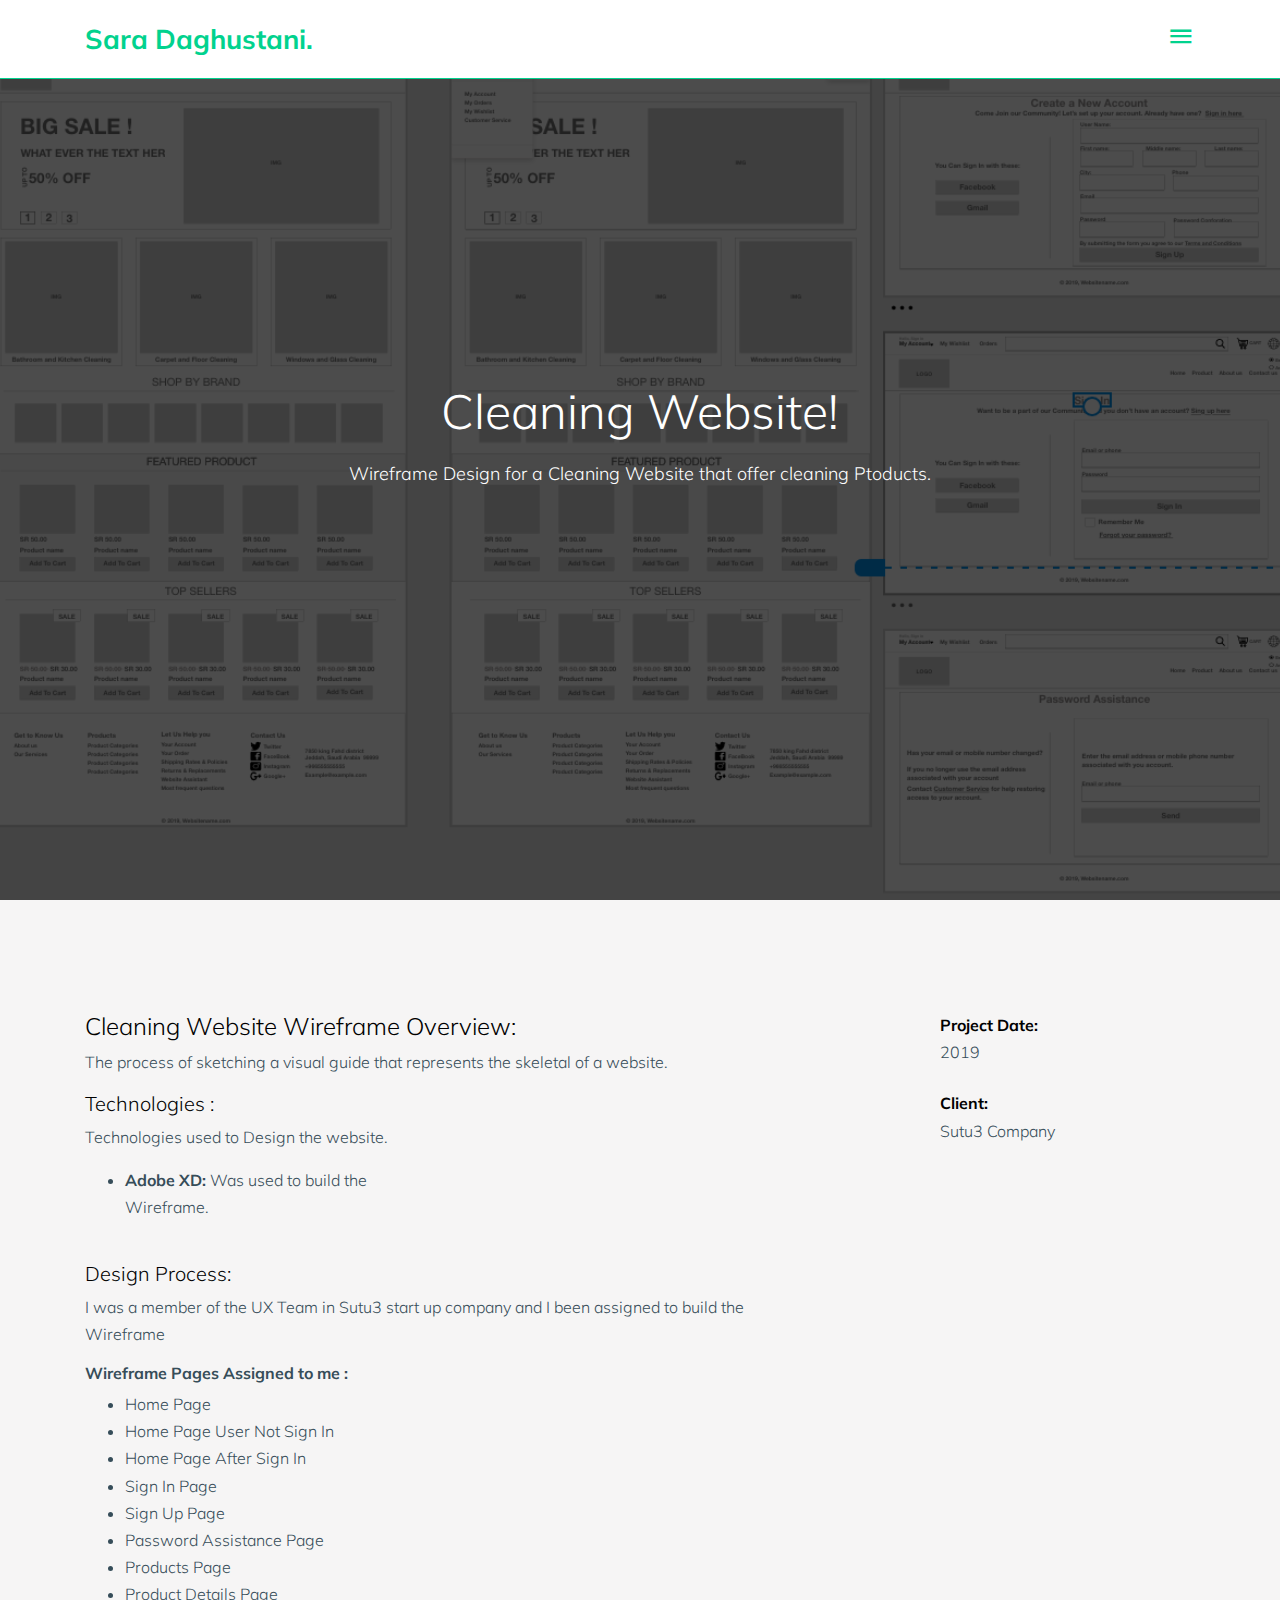
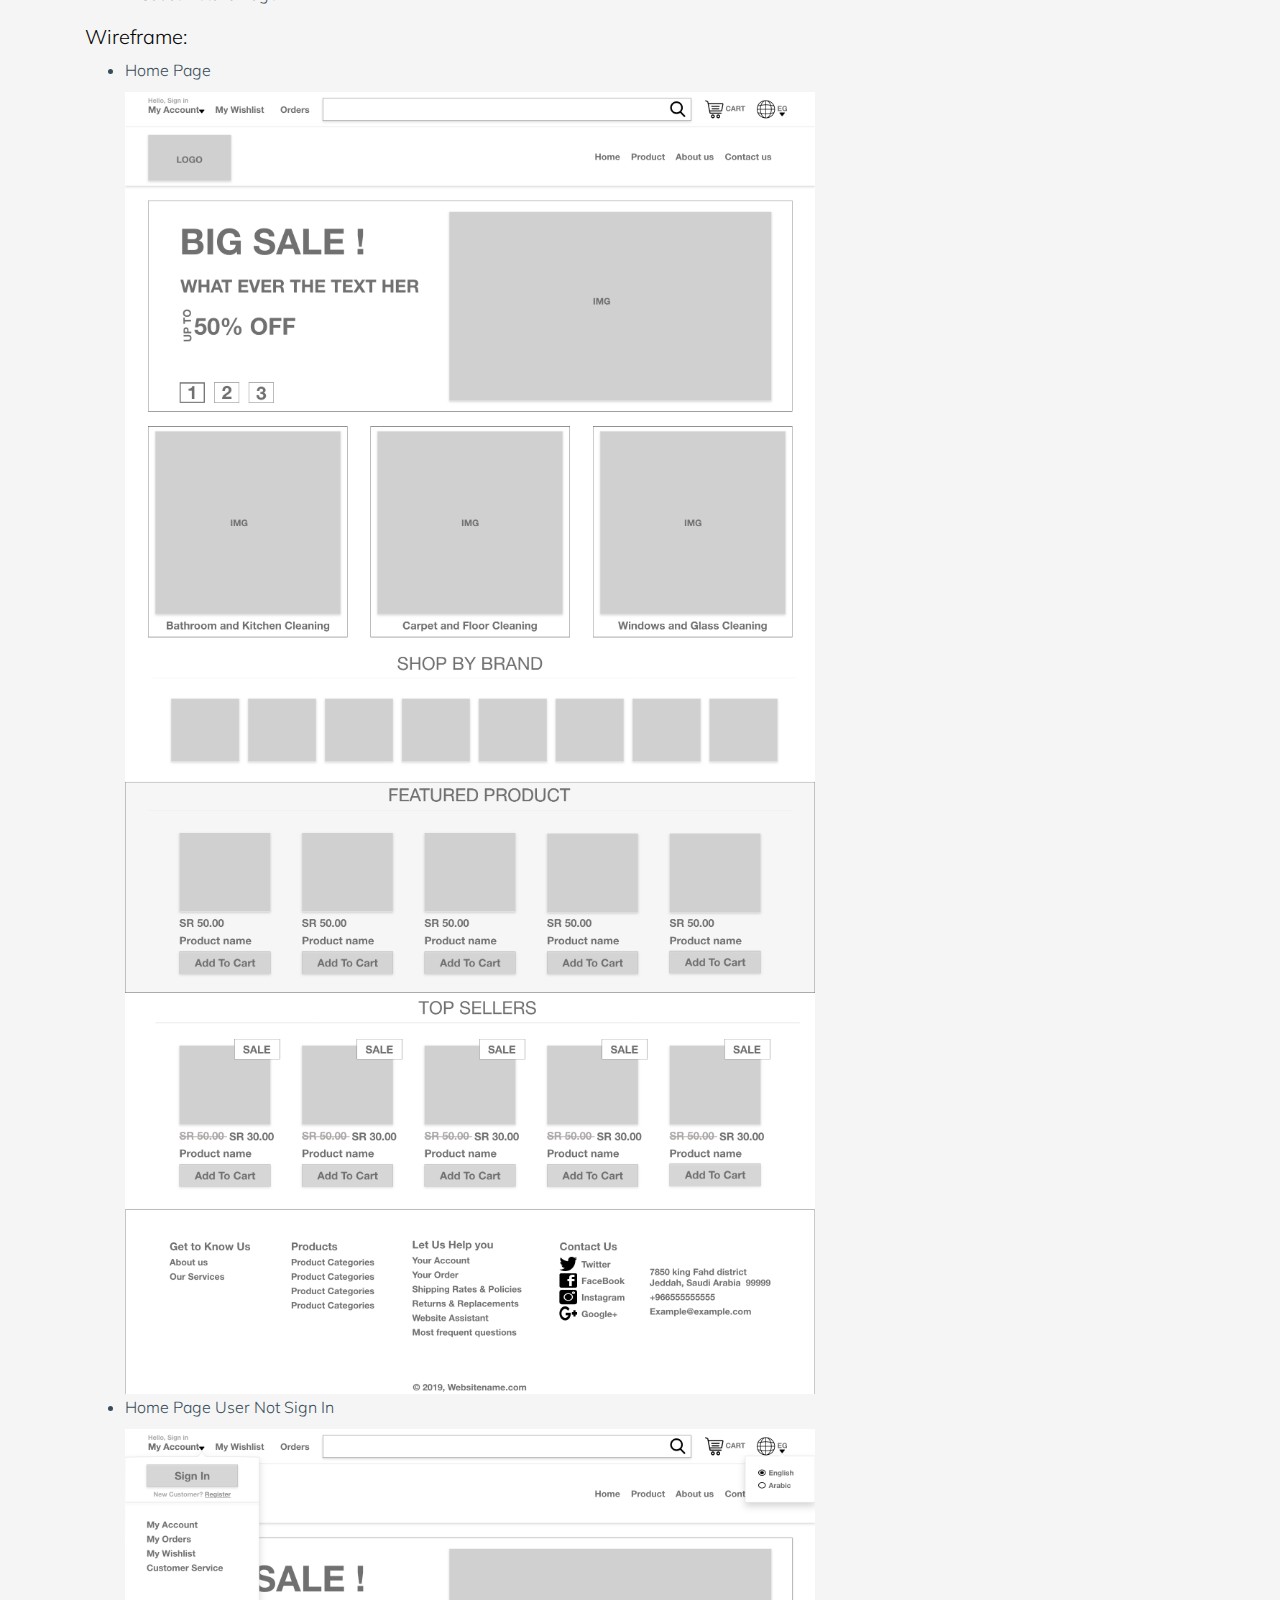
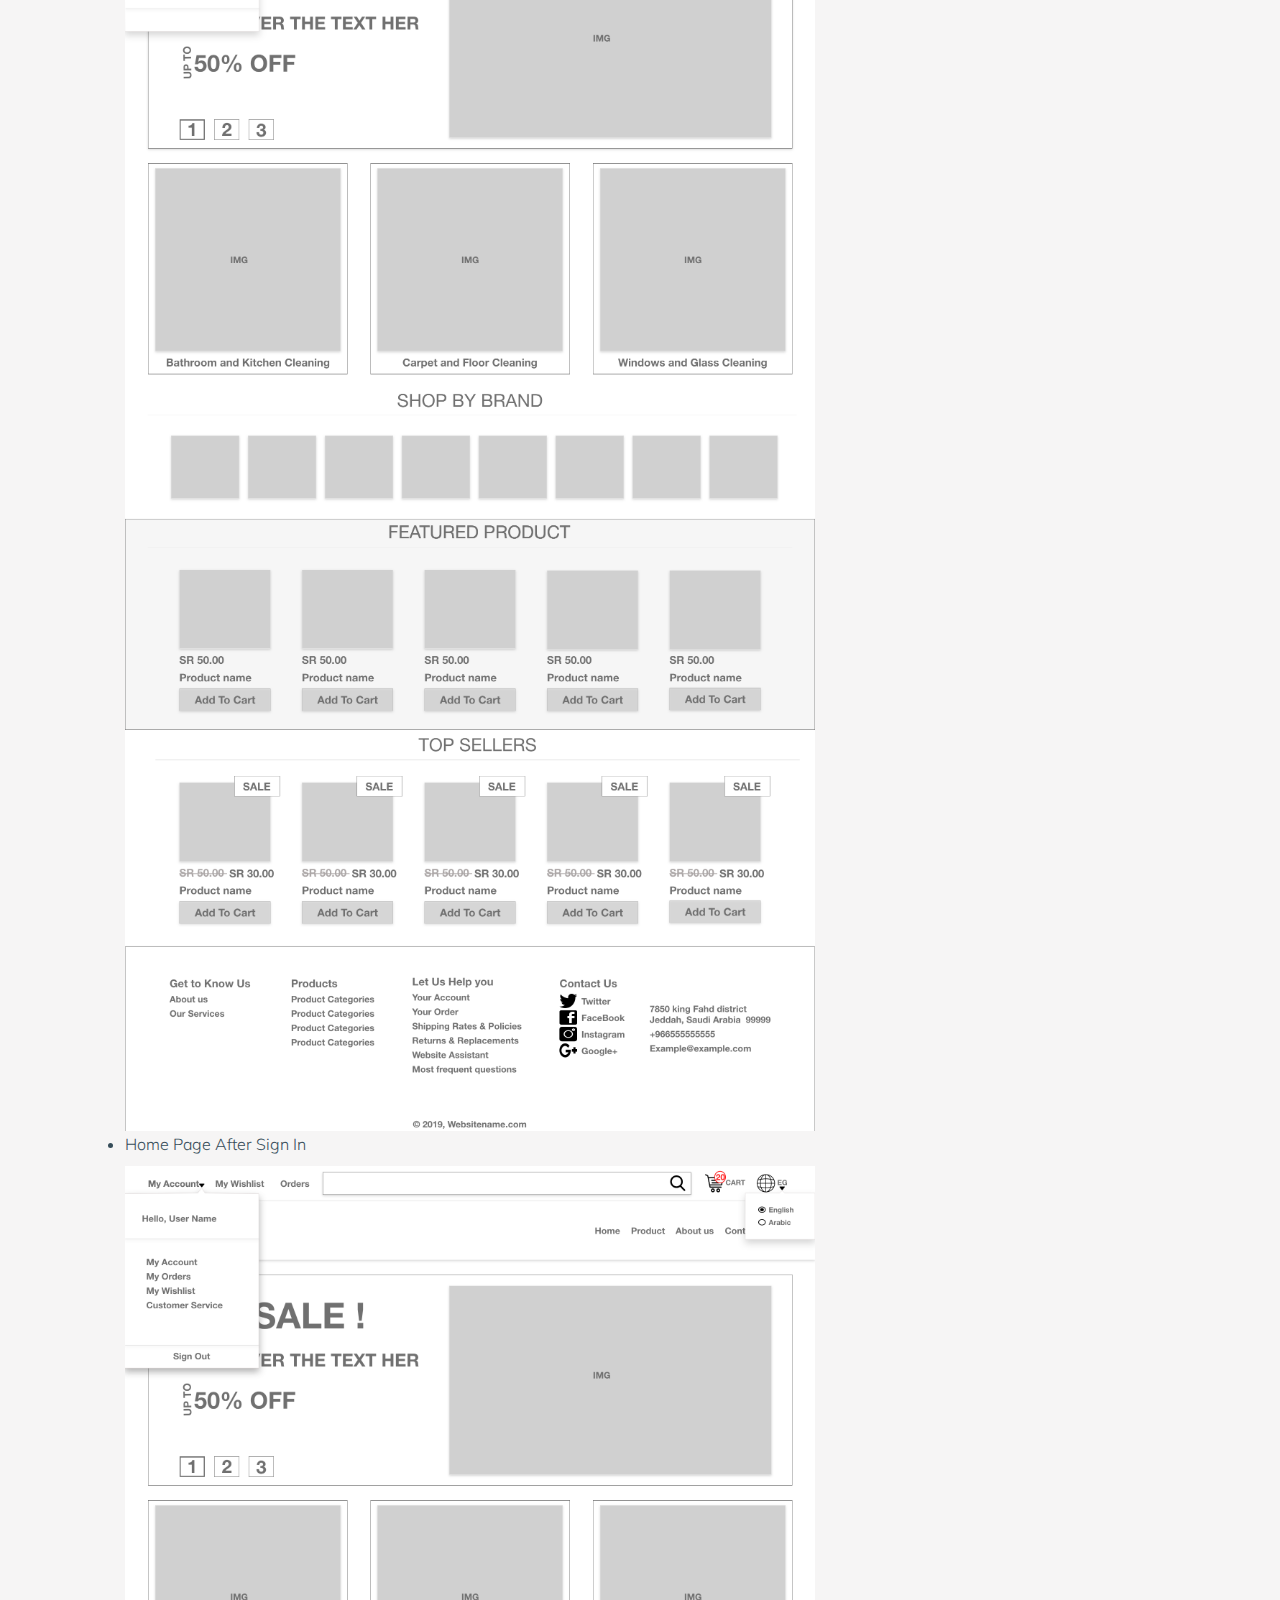
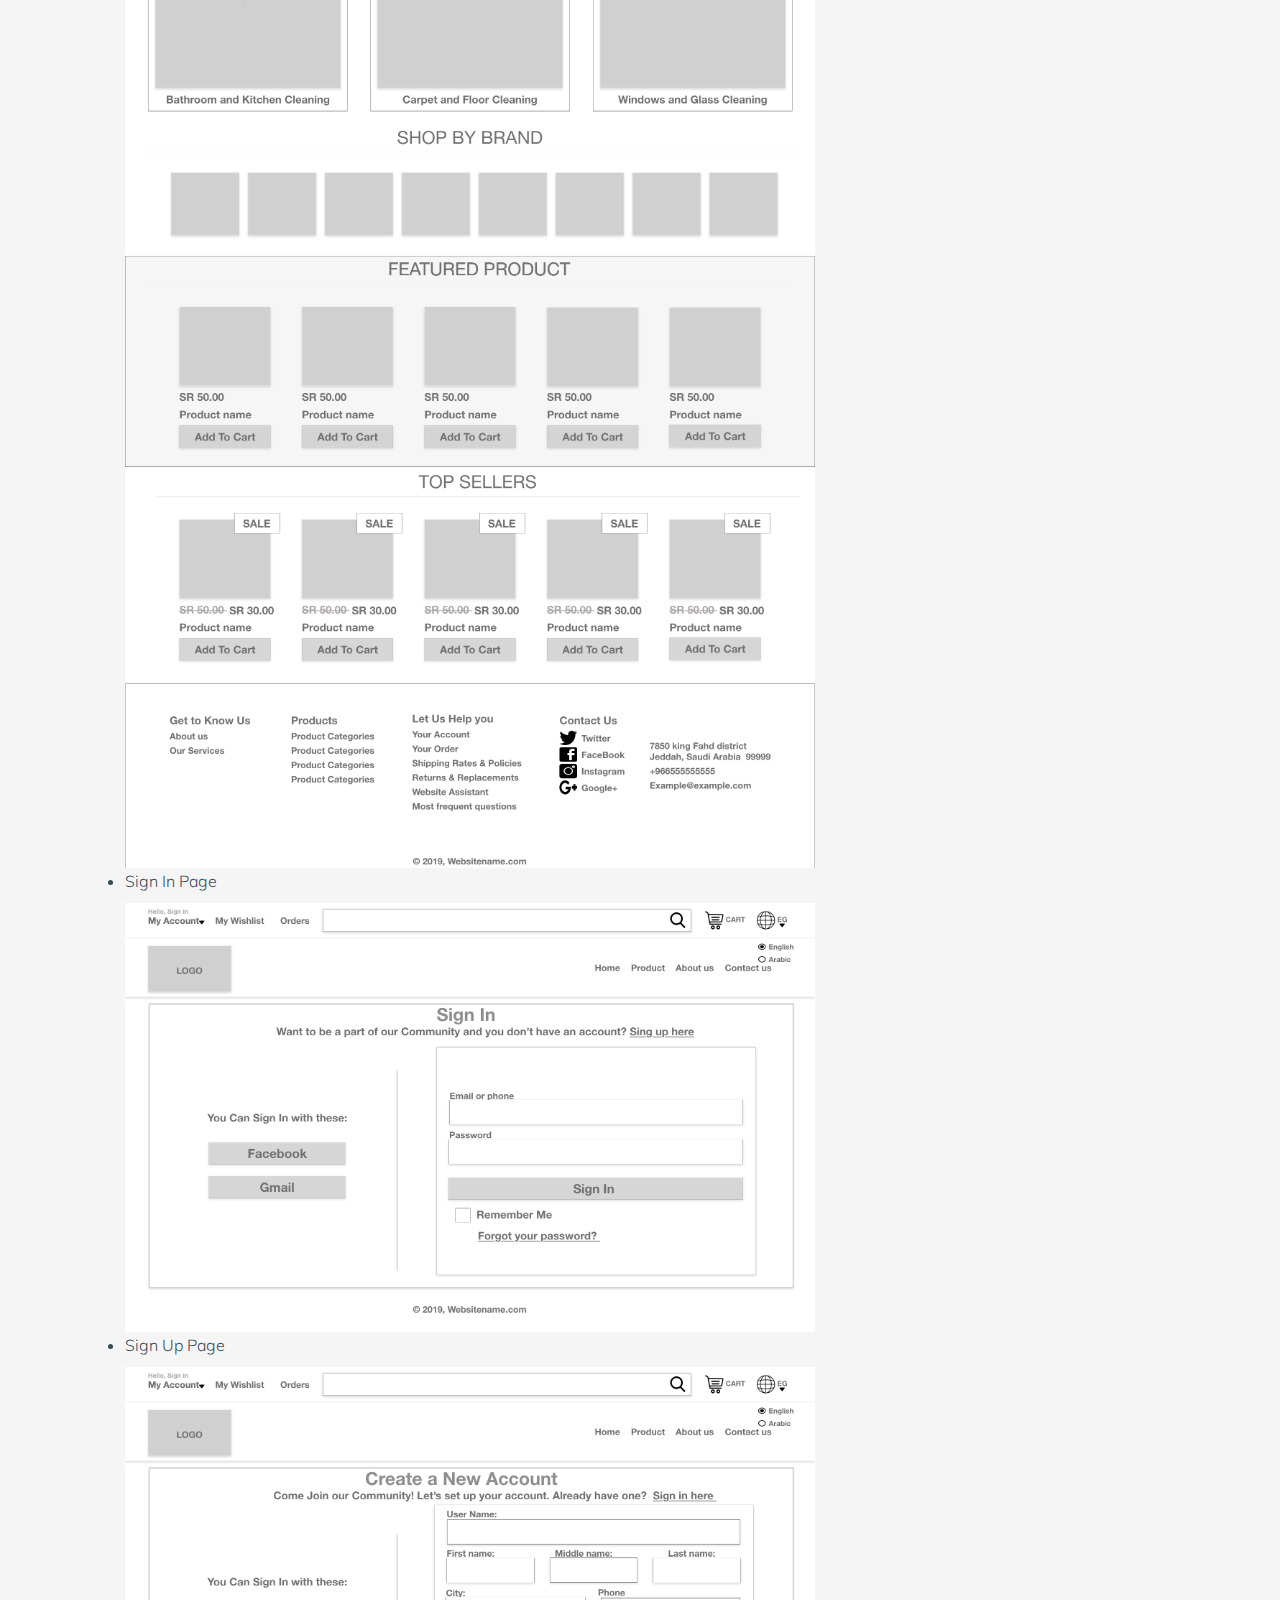
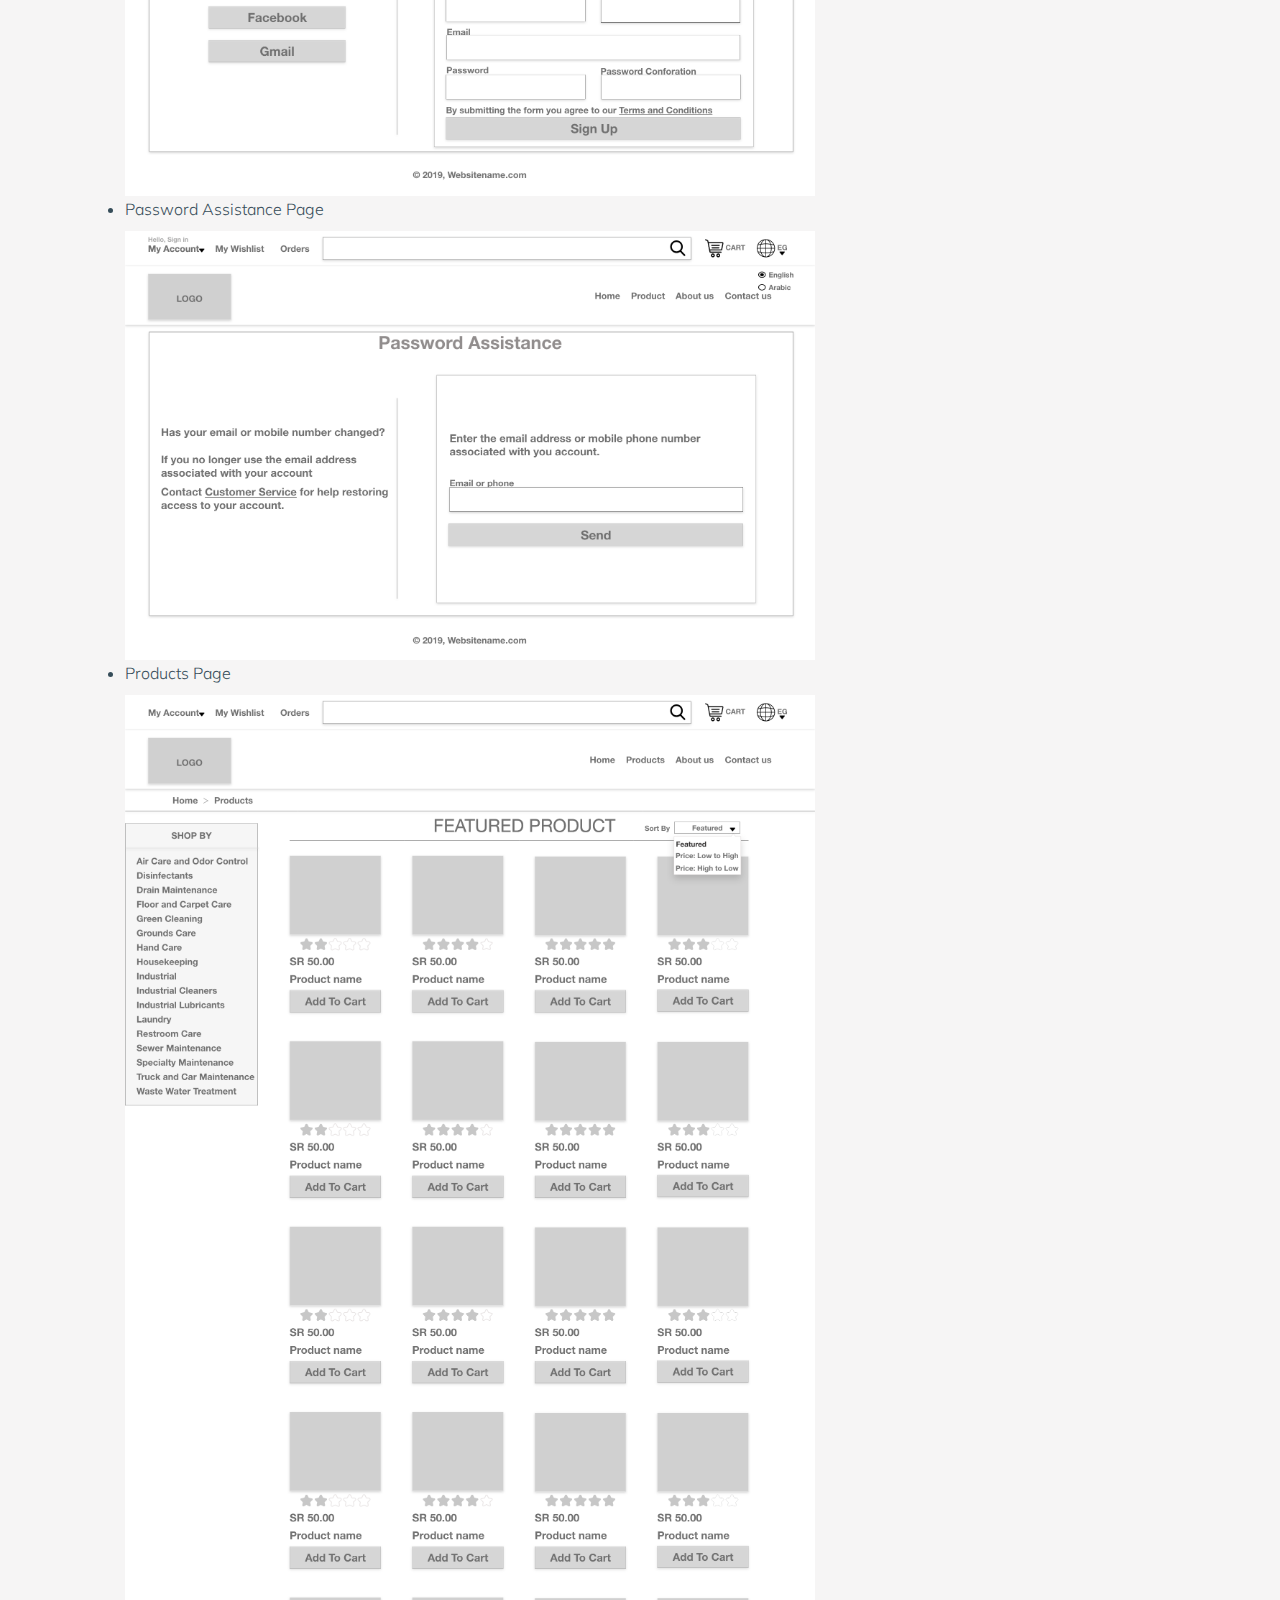
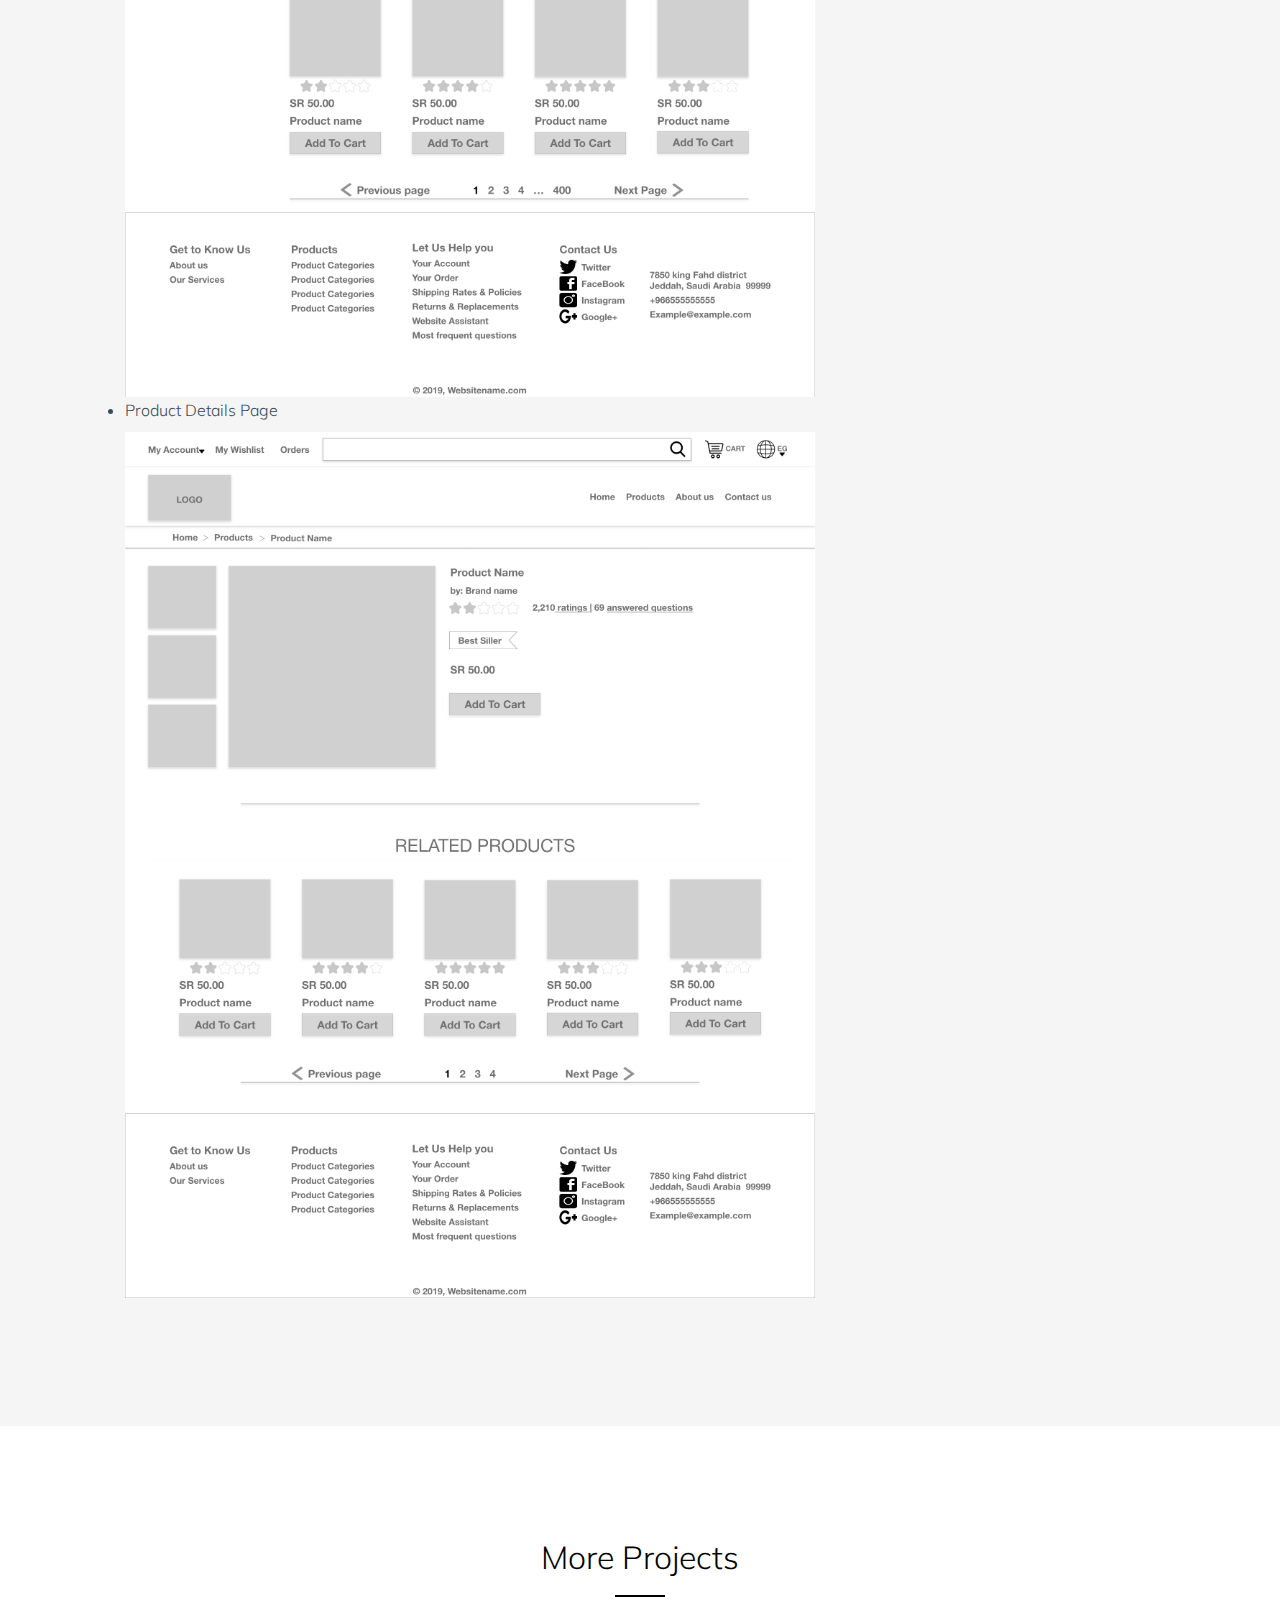
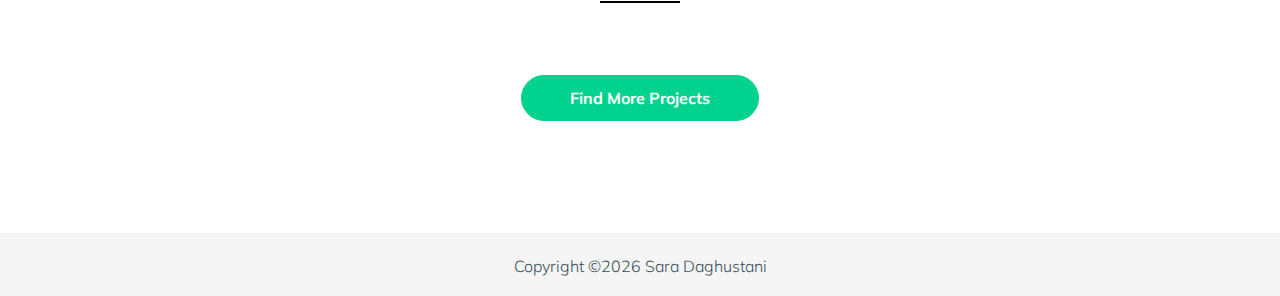
<file: CleaningWebsite.html>
<!doctype html>
<html lang="en">

  <head>
    <title>Sara Daghustani &mdash; Portfolio Website </title>
    <meta charset="utf-8">
    <meta name="viewport" content="width=device-width, initial-scale=1, shrink-to-fit=no">
    <!-- TEXT FONT -->
    <link href="https://fonts.googleapis.com/css?family=Muli:400,700" rel="stylesheet">
    <!-- Bootsrtap -->
    <link rel="stylesheet" href="css/bootstrap.min.css">
    <!-- MAIN CSS -->
    <link rel="stylesheet" href="css/style.css">
    <!-- navbar-toggler Icone style-->
    <link rel="stylesheet" href="fonts/icomoon/style.css">
  </head>

  <body>
      
    <!-- navbar-Menu-toggle  -->
    <div class="site-mobile-menu site-navbar-target">
      <div class="site-mobile-menu-header">
        <div class="site-mobile-menu-close mt-3">
          <span class="icon-close2 js-menu-toggle"></span>
        </div>
      </div>
      <div class="site-mobile-menu-body"></div>
    </div>
    <!-- End of navbar-Menu-toggle  -->
  
    <!-- Header -->
    <header class="site-navbar site-navbar-target" role="banner">
      <!-- Header Container -->
      <div class="container">
        <!-- Header Row -->
        <div class="row align-items-center position-relative">
          <!-- Col with site logo-->
          <div class="col-3 ">
            <div class="site-logo">
              <a href="index.html" class="font-weight-bold">Sara Daghustani.</a>
            </div>
          </div>
          <!-- End of Col with site logo -->
               
          <!-- Col with toggle icon and Navbar menu -->
          <div class="col-9  text-right">
            <!-- Toggle icon-->
            <span class="d-inline-block d-lg-block">
              <a href="#" class="text-white site-menu-toggle js-menu-toggle py-5 text-white">
                <span class="icon-menu h3 text-white"></span>
              </a>
            </span>
            <!-- End of Toggle icon-->
  
            <!-- Navbar menu  -->
            <nav class="site-navigation text-right ml-auto d-none d-lg-none" role="navigation">
              <ul class="site-menu main-menu js-clone-nav ml-auto ">
                <li><a href="index.html" class="nav-link">Home</a></li>
                <li><a href="about.html" class="nav-link">About</a></li>
                <li  class="active"><a href="work.html" class="nav-link">Project</a></li>
                <li><a href="contact.html" class="nav-link">Contact</a></li>
              </ul>
            </nav>
            <!-- End of Navbar menu -->
          </div>
        <!--End of Col with toggle icon and Navbar menu -->
        </div>
        <!-- End of Header Row -->
      </div>
      <!-- End of Header Container -->
    </header>
    <!-- End of Header -->

    <!-- Cover  with background Image with container of Inofrmation with H1 header, P Pargraph -->
    <div class="site-section-cover overlay" style="background-image: url('images/cleaning/CleaningWbsite.png')">
      <div class="container">
        <div class="row align-items-center justify-content-center">
          <div class="col-md-7 text-center">
            <h1 class="mb-4 text-white"> Cleaning Website! </h1>
            <p class="mb-4"> Wireframe Design for a Cleaning Website that offer cleaning Ptoducts.</p>
          </div>
        </div>
      </div>
    </div>
    <!-- End of Cover -->


    
    <div class="site-section bg-light">
      <div class="container">
        
        <div class="row">
          <div class="col-md-8">
            <h4>Cleaning Website Wireframe Overview: </h4>
            <p>The process of sketching a visual guide that represents the skeletal of a website.
            </p>
  
            <h5>Technologies :</h5>
            <p>  Technologies used to Design the website.</p>
            <div class="row justify-content-between">
              <div class="col-md-6 mb-4">
                <ul>
                  <li><span class="font-weight-bold">Adobe XD:</span> Was used to build the Wireframe.</li>
                </ul>
              </div>

            </div>

            <h5>Design Process:</h5> 
                <p> I was a member of the UX Team in Sutu3 start up company and I been assigned to build the Wireframe</p>
              <h6><strong>Wireframe Pages Assigned to me :</strong></h6>
                <ul> 
                  <li>Home Page</li>
                  <li>Home Page User Not Sign In</li>
                  <li>Home Page After Sign In</li>
                  <li>Sign In Page</li>
                  <li>Sign Up Page</li>
                  <li>Password Assistance Page</li>
                  <li>Products Page</li>
                  <li>Product Details Page</li>
                </ul>

            <!-- <h5> Sketching Wireframe</h5> -->
              <!-- <img src="images/" alt="Image" class="img-fluid mt-2">
              <img src="images/" alt="Image" class="img-fluid mt-2">
              <img src="images/" alt="Image" class="img-fluid mt-2"> -->
          
            <h5>Wireframe:</h5>
            <ul> 
              <li>Home Page</li>
              <img src="images/cleaning/1.png" alt="Image" class="img-fluid mt-2">
              <li>Home Page User Not Sign In</li>
              <img src="images/cleaning/2.png" alt="Image" class="img-fluid mt-2">
              <li>Home Page After Sign In</li>
              <img src="images/cleaning/3.png" alt="Image" class="img-fluid mt-2">
              <li>Sign In Page</li>
              <img src="images/cleaning/4.png" alt="Image" class="img-fluid mt-2">
              <li>Sign Up Page</li>
              <img src="images/cleaning/5.png" alt="Image" class="img-fluid mt-2">
              <li>Password Assistance Page</li>
              <img src="images/cleaning/6.png" alt="Image" class="img-fluid mt-2">
              <li>Products Page</li>
              <img src="images/cleaning/7.png" alt="Image" class="img-fluid mt-2">
              <li>Product Details Page</li>
              <img src="images/cleaning/8.png" alt="Image" class="img-fluid mt-2">
            </ul>

          </div>
          <div class="col-md-3 ml-auto">

            <div class="mb-4">
            <strong class="text-black font-weight-bold">Project Date:</strong>
            <p>2019</p>
            </div>

            <div class="mb-4">
            <strong class="text-black font-weight-bold">Client:</strong>
            <p>Sutu3 Company</p>
            </div>

          </div>
        </div>
      </div>
    </div>
<!-- End of Inofrmation -->


    <!-- My Projects Page  -->
    <div class="site-section">
      <div class="container">

        <div class="row mb-5">
          <div class="col-md-7 mx-auto text-center">
            <h2 class="heading-29190">More Projects</h2>
          </div>
        </div>


          <!-- Button linked to Project Page -->
          <div class=" mx-auto text-center">
            <a href="work.html" class="btn btn-primary text-white px-5 mx-auto text-center"> Find More Projects</a>
          </div>
           <!-- End of Button linked to Project Page -->
      </div>
    </div> 
    <!-- End of My Projects -->


    <!-- Footer  -->
    <footer class="bg-light">
      <div class="container">
        <div class="row pt-1  text-center">
          <div class="col-md-12">
              <p class="mt-3">
            Copyright &copy;<script>document.write(new Date().getFullYear());</script> Sara Daghustani  
            </p>
            </div>
          </div>
        </div>
      </div>
    </footer>
    <!-- End of Footer -->

    <!-- Script for navbar-toggler -->
    <script src="js/jquery-3.3.1.min.js"></script>
    <script src="js/aos.js"></script>
    <script src="js/main.js"></script>
    <!-- End of Script for navbar-toggler -->
  </body>
</html>
</file>
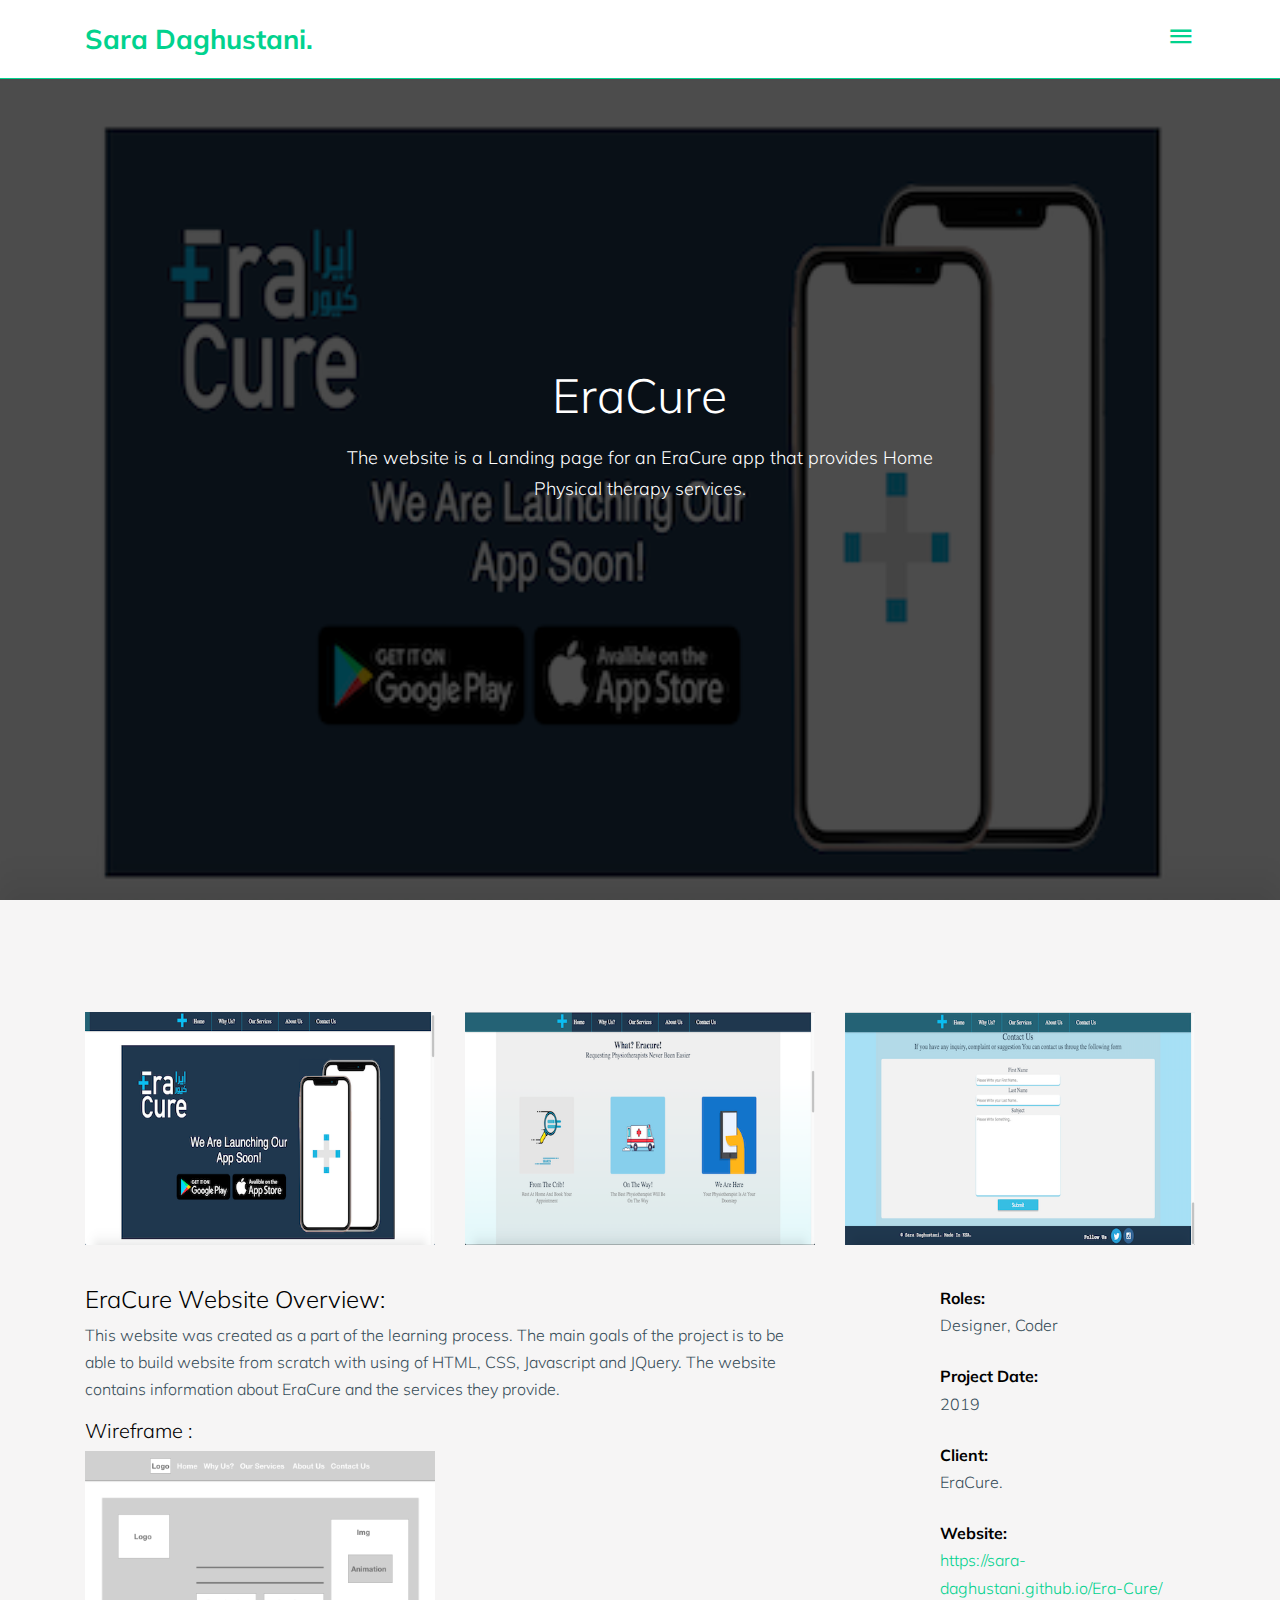
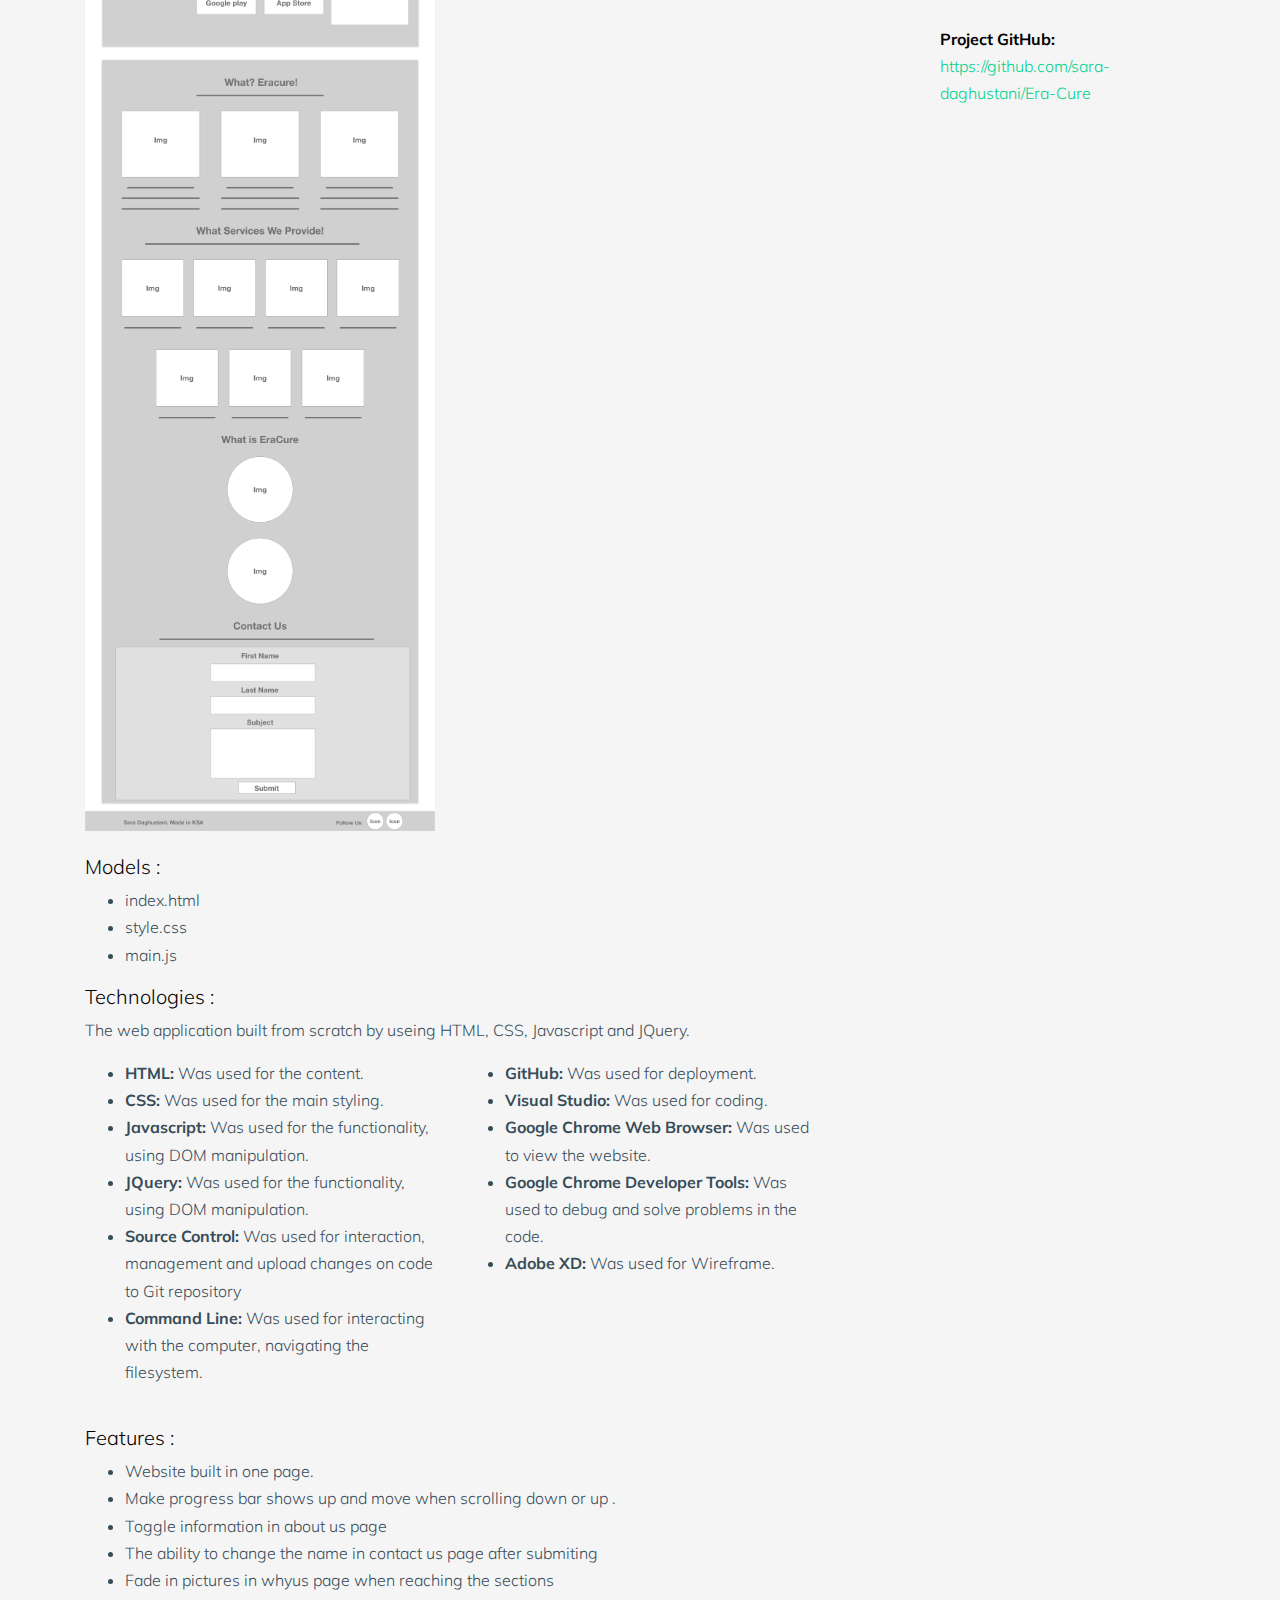
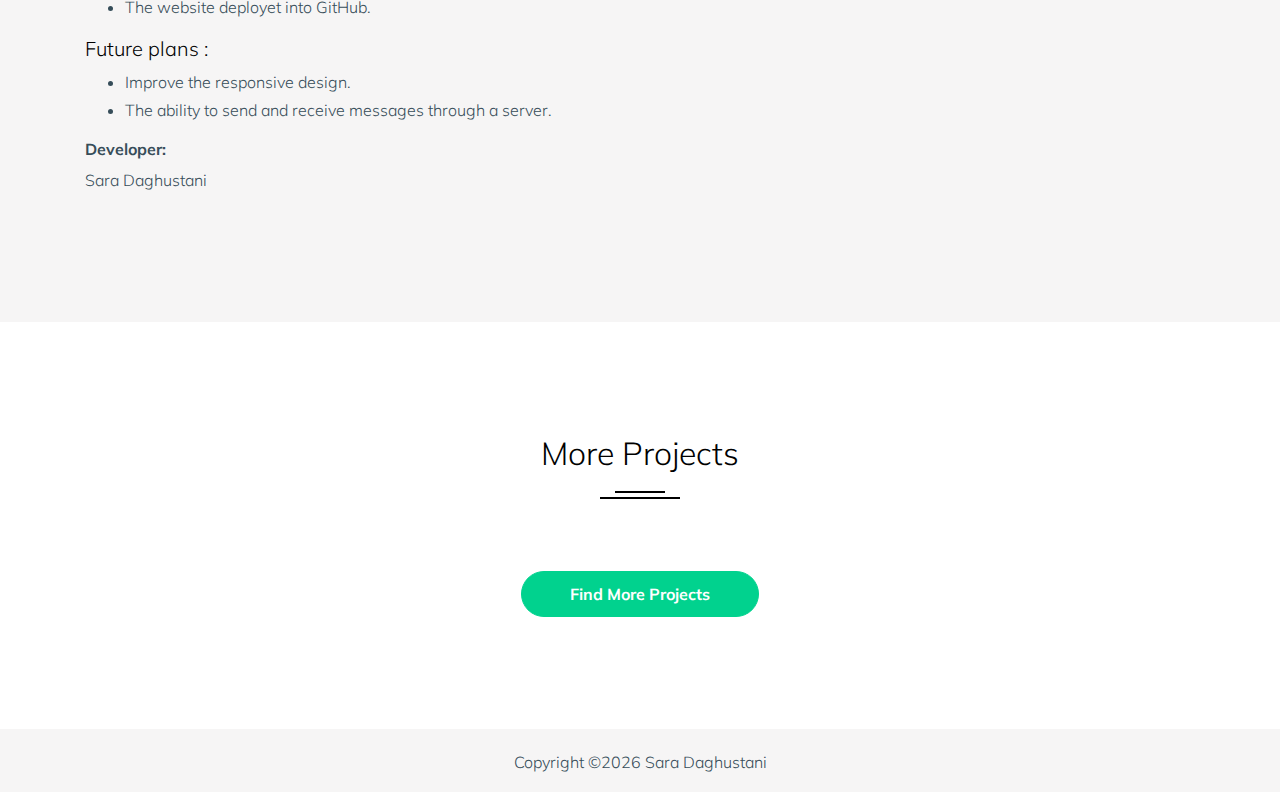
<file: EraCure.html>
<!doctype html>
<html lang="en">

  <head>
    <title>Sara Daghustani &mdash; Portfolio Website </title>
    <meta charset="utf-8">
    <meta name="viewport" content="width=device-width, initial-scale=1, shrink-to-fit=no">
    <!-- TEXT FONT -->
    <link href="https://fonts.googleapis.com/css?family=Muli:400,700" rel="stylesheet">
    <!-- Bootsrtap -->
    <link rel="stylesheet" href="css/bootstrap.min.css">
    <!-- MAIN CSS -->
    <link rel="stylesheet" href="css/style.css">
    <!-- navbar-toggler Icone style-->
    <link rel="stylesheet" href="fonts/icomoon/style.css">
  </head>

  <body>
      
    <!-- navbar-Menu-toggle  -->
    <div class="site-mobile-menu site-navbar-target">
      <div class="site-mobile-menu-header">
        <div class="site-mobile-menu-close mt-3">
          <span class="icon-close2 js-menu-toggle"></span>
        </div>
      </div>
      <div class="site-mobile-menu-body"></div>
    </div>
    <!-- End of navbar-Menu-toggle  -->
  
    <!-- Header -->
    <header class="site-navbar site-navbar-target" role="banner">
      <!-- Header Container -->
      <div class="container">
        <!-- Header Row -->
        <div class="row align-items-center position-relative">
          <!-- Col with site logo-->
          <div class="col-3 ">
            <div class="site-logo">
              <a href="index.html" class="font-weight-bold">Sara Daghustani.</a>
            </div>
          </div>
          <!-- End of Col with site logo -->
               
          <!-- Col with toggle icon and Navbar menu -->
          <div class="col-9  text-right">
            <!-- Toggle icon-->
            <span class="d-inline-block d-lg-block">
              <a href="#" class="text-white site-menu-toggle js-menu-toggle py-5 text-white">
                <span class="icon-menu h3 text-white"></span>
              </a>
            </span>
            <!-- End of Toggle icon-->
  
            <!-- Navbar menu  -->
            <nav class="site-navigation text-right ml-auto d-none d-lg-none" role="navigation">
              <ul class="site-menu main-menu js-clone-nav ml-auto ">
                <li><a href="index.html" class="nav-link">Home</a></li>
                <li><a href="about.html" class="nav-link">About</a></li>
                <li  class="active"><a href="work.html" class="nav-link">Project</a></li>
                <li><a href="contact.html" class="nav-link">Contact</a></li>
              </ul>
            </nav>
            <!-- End of Navbar menu -->
          </div>
        <!--End of Col with toggle icon and Navbar menu -->
        </div>
        <!-- End of Header Row -->
      </div>
      <!-- End of Header Container -->
    </header>
    <!-- End of Header -->

    <!-- Cover  with background Image with container of Inofrmation with H1 header, P Pargraph -->
    <div class="site-section-cover overlay" style="background-image: url('images/era/era1.png')">
      <div class="container">
        <div class="row align-items-center justify-content-center">
          <div class="col-md-7 text-center">
            <h1 class="mb-4 text-white">EraCure </h1>
            <p class="mb-4">The website is a Landing page for an EraCure app that provides Home Physical therapy services.</p>
          </div>
        </div>
      </div>
    </div>
    <!-- End of Cover -->


    
    <div class="site-section bg-light">
      <div class="container">
        <div class="row justify-content-between mb-3">
          <div class="col-md-4">
            <img src="images/era/era1.png" alt="Image" class="img-fluid mb-4">
          </div>
          <div class="col-md-4">
            <img src="images/era/era2.png" alt="Image" class="img-fluid mb-4">

          </div>
          <div class="col-md-4">
            <img src="images/era/era5.png" alt="Image" class="img-fluid mb-4">

          </div>
        </div>
        <div class="row">
          <div class="col-md-8">
            <h4> EraCure Website Overview: </h4>
            <p>This website was created as a part of the learning process.
            The main goals of the project is to be able to build website from scratch with using of HTML, CSS, Javascript and JQuery.
            The website contains information about EraCure and the services they provide.</p>
            
               
            <h5> Wireframe :</h5>
              <div class="row justify-content-between">
                <div class="col-md-6 mb-4">
                  <img src="images/era/Wireframe1.png" alt="Image" class="img-fluid">
                </div>

              </div>
              <h5> Models :</h5>
              <ul>
                <li>index.html</li>
                <li>style.css</li>
                <li>main.js</li>
              </ul>
             
                  <h5>Technologies :</h5>
                  <p>The web application built from scratch by useing HTML, CSS, Javascript and JQuery. </p>
                  <div class="row justify-content-between">
                    <div class="col-md-6 mb-4">
                      <ul>
                        <li><span class="font-weight-bold"> HTML: </span> Was used for the content.</li>
                        <li><span class="font-weight-bold"> CSS: </span> Was used for the main styling.</li>
                        <li><span class="font-weight-bold"> Javascript: </span> Was used for the functionality, using DOM manipulation.</li>
                        <li><span class="font-weight-bold"> JQuery: </span> Was used for the functionality, using DOM manipulation. </li>
                        <li><span class="font-weight-bold">Source Control: </span> Was used for interaction, management and upload changes on code to Git repository</li>
                        <li><span class="font-weight-bold">Command Line:  </span> Was used for interacting with the computer, navigating the filesystem.</li>
                      </ul>
                    </div>
                    <div class="col-md-6">
                      <ul>
                        <li><span class="font-weight-bold">GitHub:  </span> Was used for deployment.</li>
                        <li><span class="font-weight-bold">Visual Studio: </span> Was used for coding.</li>
                        <li><span class="font-weight-bold">Google Chrome Web Browser:</span> Was used to view the website.</li>
                        <li><span class="font-weight-bold">Google Chrome Developer Tools: </span> Was used to debug and solve problems in the code.</li>
                        <li><span class="font-weight-bold">Adobe XD: </span> Was used for Wireframe.</li>
                      </ul>
                    </div>
                  </div>  
           
            <h5>Features : </h5>
              <ul>
                <li> Website built in one page.</li>
                <li> Make progress bar shows up and move when scrolling down or up .</li>
                <li> Toggle information in about us page</li>
                <li> The ability to change the name in contact us page after submiting</li>
                <li> Fade in pictures in whyus page when reaching the sections </li>
                <li> The website deployet into GitHub.</li>
              </ul>
              
              <h5>Future plans : </h5>
              <ul>
                <li> Improve the responsive design. </li>
                <li> The ability to send and receive messages through a server. </li>
              </ul>


            <h6><strong> Developer: </strong></h6>
                <p>Sara Daghustani</p>
 

          </div>
          <div class="col-md-3 ml-auto">
            <div class="mb-4">
            <strong class="text-black font-weight-bold">Roles:</strong>
            <p>Designer, Coder</p>
            </div>

            <div class="mb-4">
            <strong class="text-black font-weight-bold">Project Date:</strong>
            <p>2019</p>
            </div>

            <div class="mb-4">
            <strong class="text-black font-weight-bold">Client:</strong>
            <p>EraCure.</p>
            </div>


            <div class="mb-4">
            <strong class="text-black font-weight-bold">Website:</strong>
            <p><a href="https://sara-daghustani.github.io/Era-Cure/" target="_blank"> https://sara-daghustani.github.io/Era-Cure/</a></p>
            </div>

            <div class="mb-4">
              <strong class="text-black font-weight-bold">Project GitHub:</strong>
              <p><a href="https://github.com/sara-daghustani/Era-Cure" target="_blank">https://github.com/sara-daghustani/Era-Cure</a></p>
              </div>
          </div>
        </div>
      </div>
    </div>
<!-- End of Inofrmation -->

    <!-- My Projects Page  -->
    <div class="site-section">
      <div class="container">

        <div class="row mb-5">
          <div class="col-md-7 mx-auto text-center">
            <h2 class="heading-29190">More Projects</h2>
          </div>
        </div>

    
 
          <!-- Button linked to Project Page -->
          <div class=" mx-auto text-center">
            <a href="work.html" class="btn btn-primary text-white px-5 mx-auto text-center"> Find More Projects</a>
          </div>
           <!-- End of Button linked to Project Page -->
      </div>
    </div> 
    <!-- End of My Projects -->


    <!-- Footer  -->
    <footer class="bg-light">
      <div class="container">
        <div class="row pt-1  text-center">
          <div class="col-md-12">
              <p class="mt-3">
            Copyright &copy;<script>document.write(new Date().getFullYear());</script> Sara Daghustani  
            </p>
            </div>
          </div>
        </div>
      </div>
    </footer>
    <!-- End of Footer -->

    <!-- Script for navbar-toggler -->
    <script src="js/jquery-3.3.1.min.js"></script>
    <script src="js/aos.js"></script>
    <script src="js/main.js"></script>
    <!-- End of Script for navbar-toggler -->
  </body>
</html>
</file>
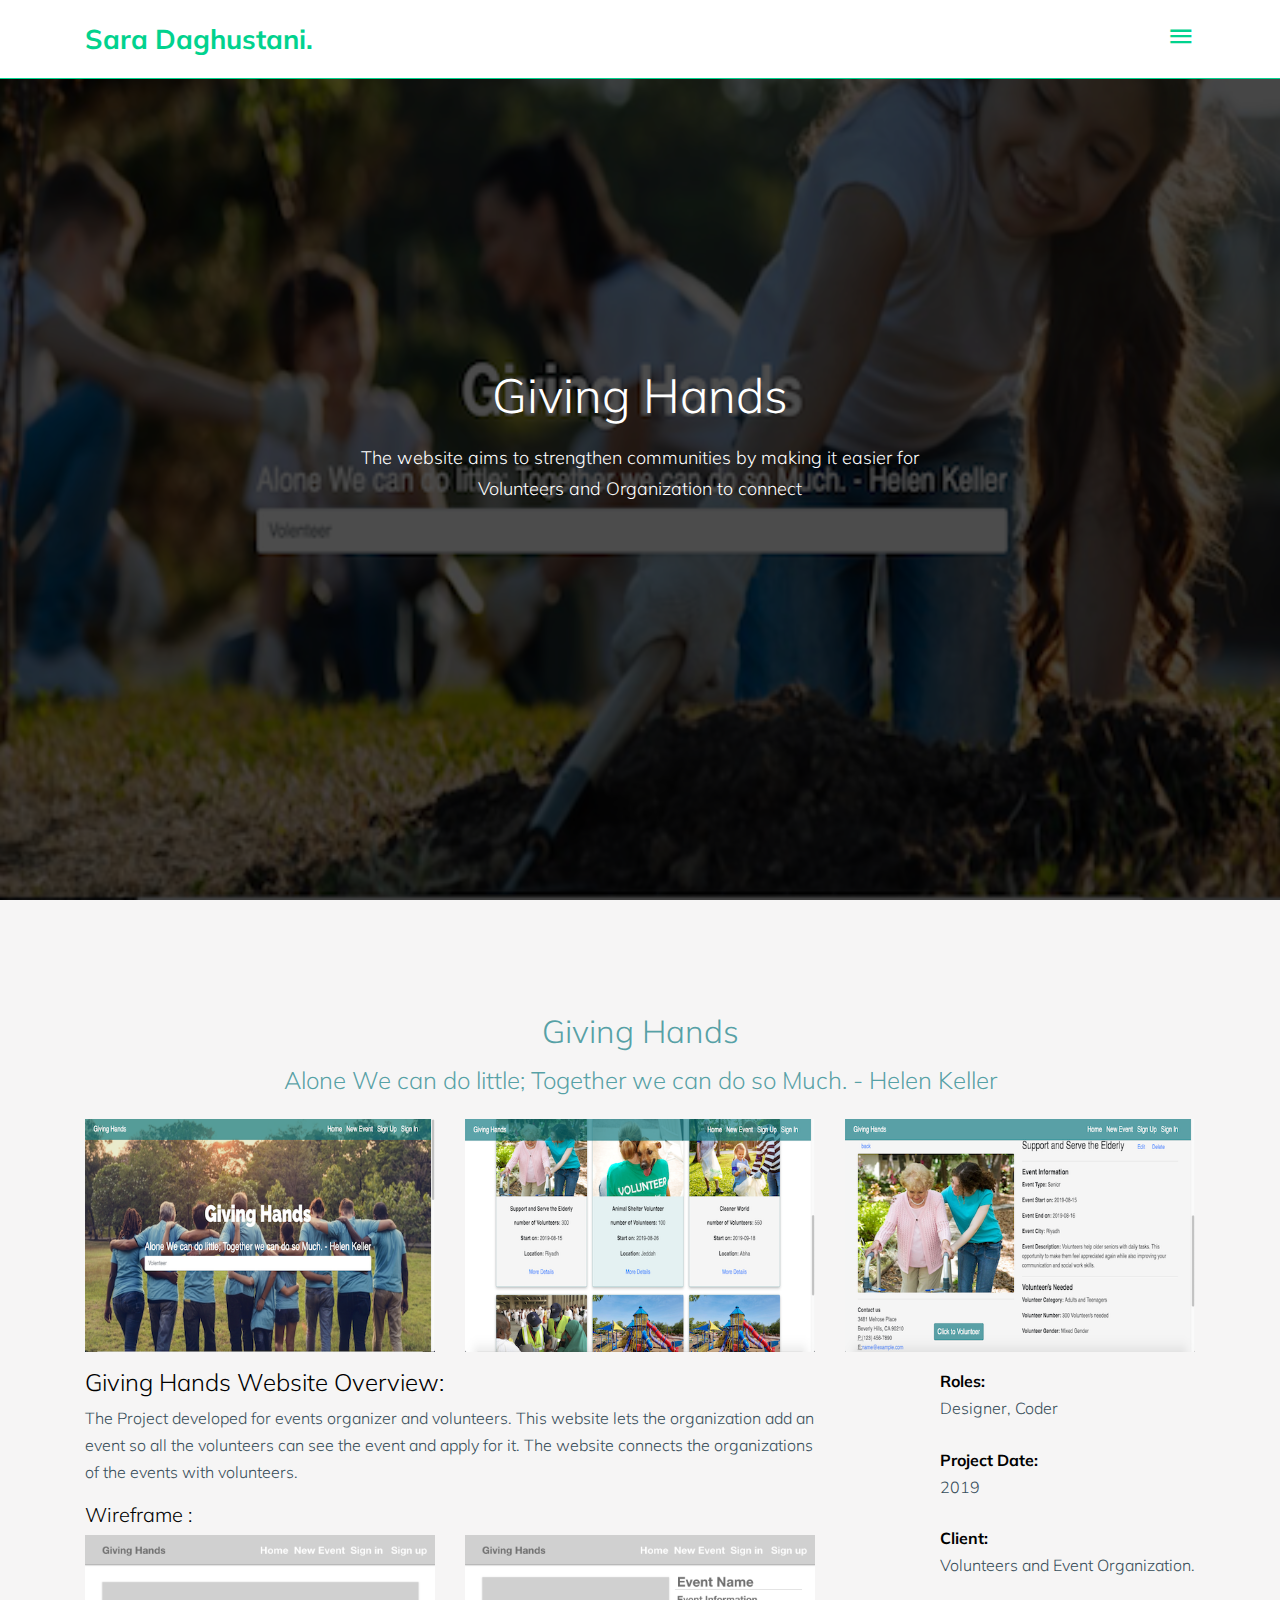
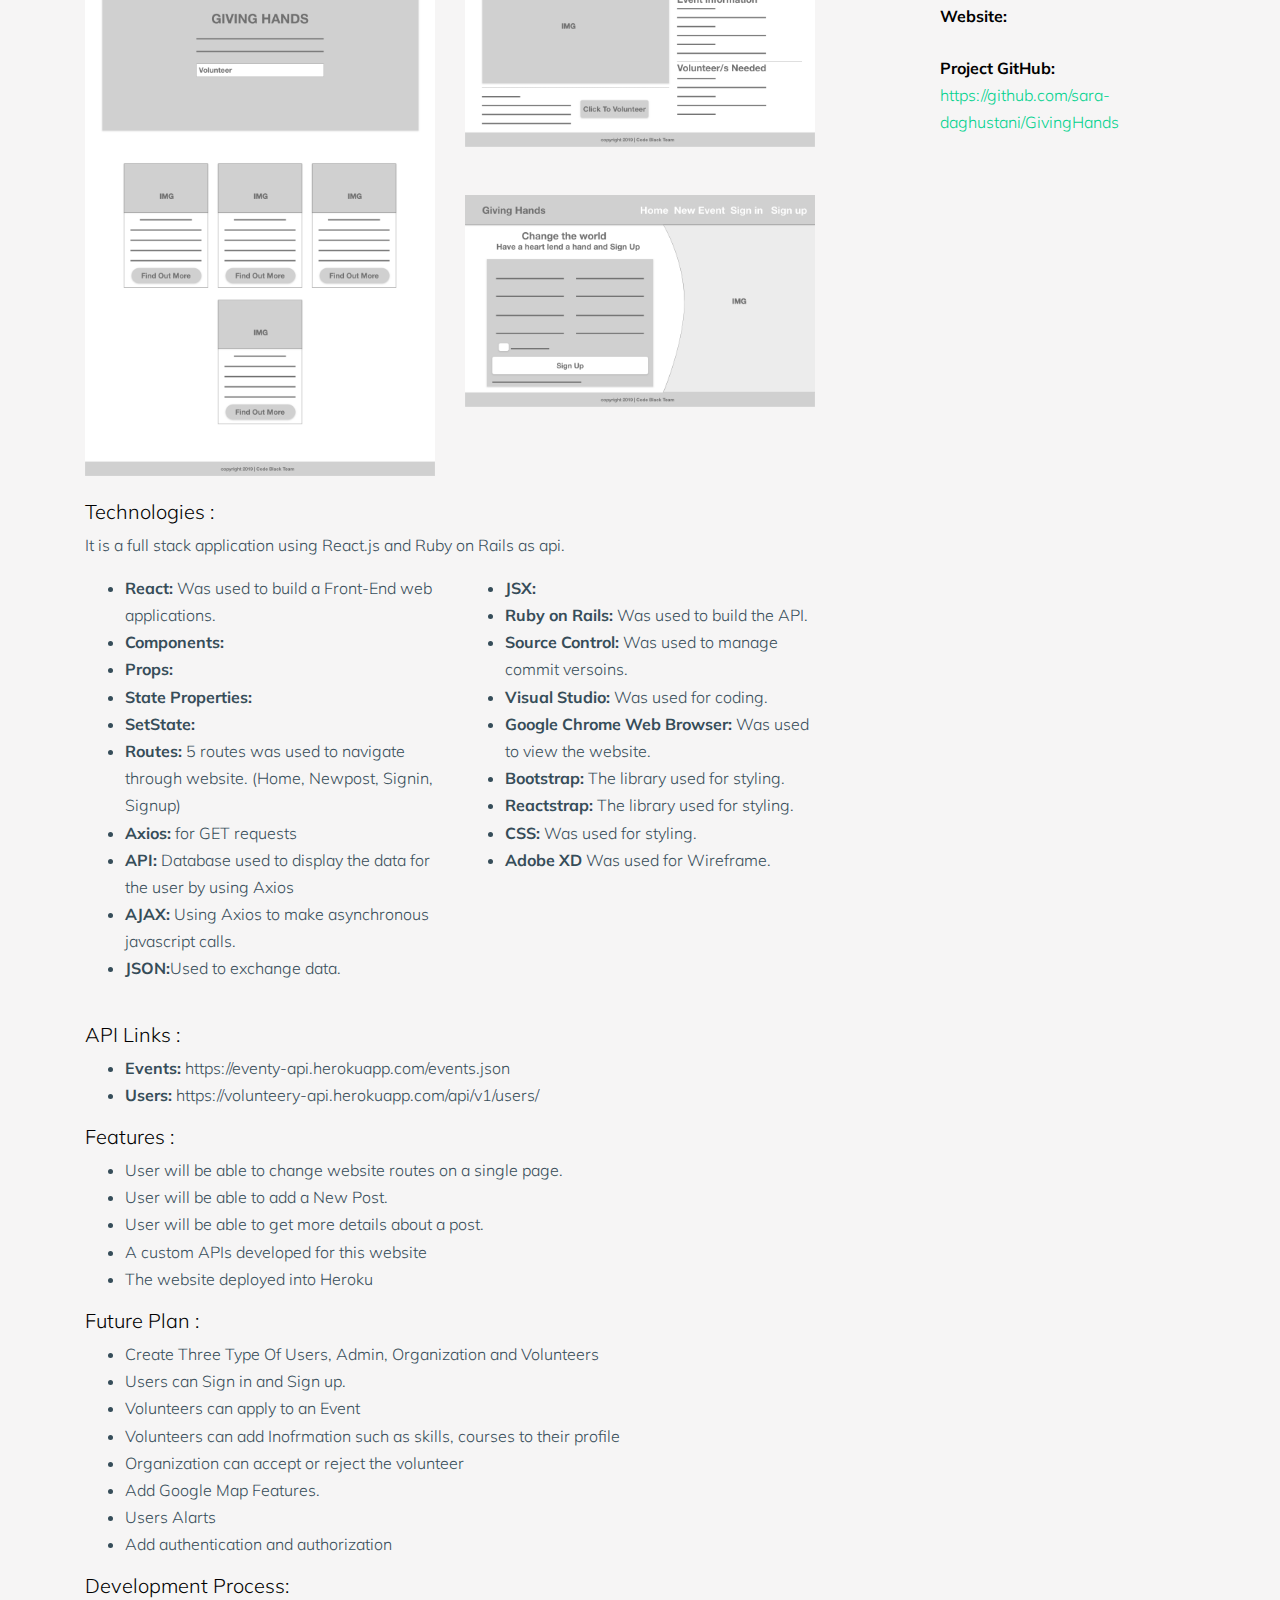
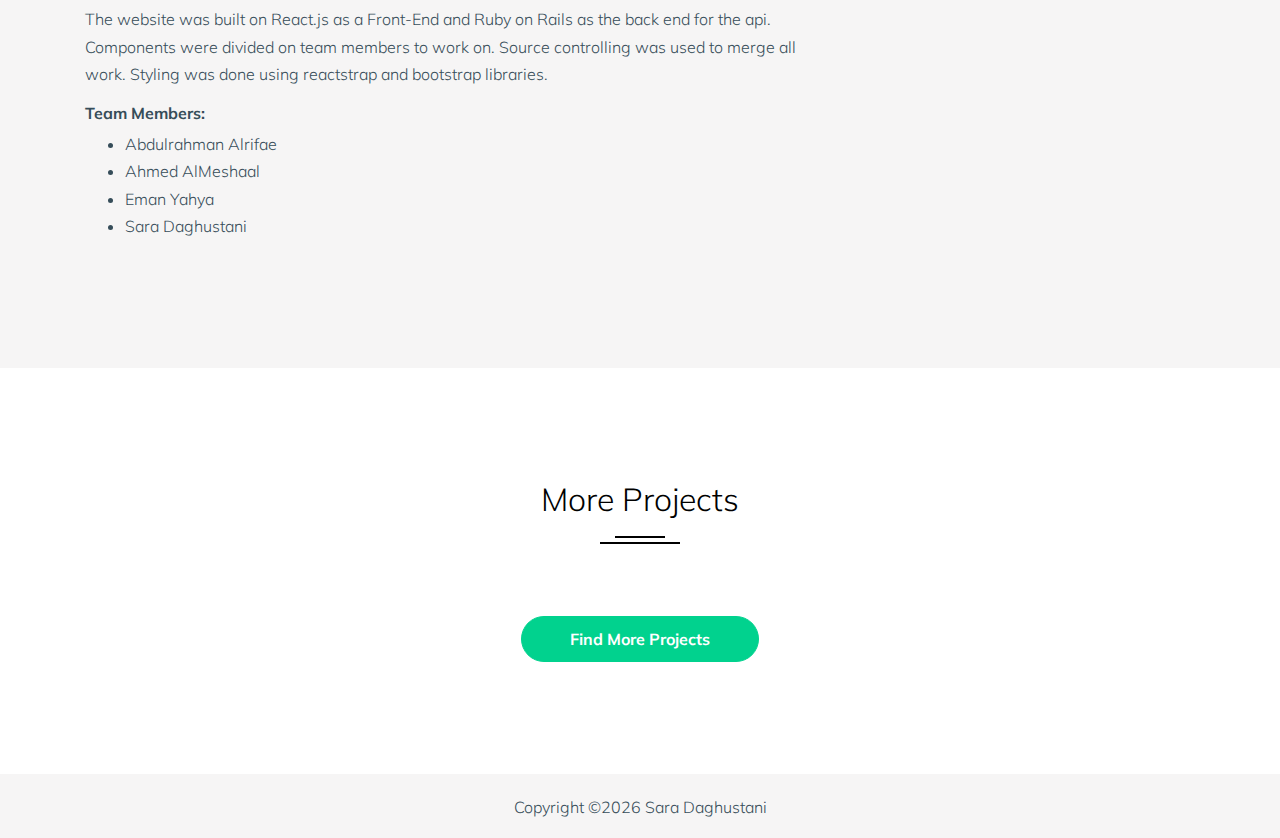
<file: GivingHands.html>
<!doctype html>
<html lang="en">

  <head>
    <title>Sara Daghustani &mdash; Portfolio Website </title>
    <meta charset="utf-8">
    <meta name="viewport" content="width=device-width, initial-scale=1, shrink-to-fit=no">
    <!-- TEXT FONT -->
    <link href="https://fonts.googleapis.com/css?family=Muli:400,700" rel="stylesheet">
    <!-- Bootsrtap -->
    <link rel="stylesheet" href="css/bootstrap.min.css">
    <!-- MAIN CSS -->
    <link rel="stylesheet" href="css/style.css">
    <!-- navbar-toggler Icone style-->
    <link rel="stylesheet" href="fonts/icomoon/style.css">
  </head>

  <body>
      
    <!-- navbar-Menu-toggle  -->
    <div class="site-mobile-menu site-navbar-target">
      <div class="site-mobile-menu-header">
        <div class="site-mobile-menu-close mt-3">
          <span class="icon-close2 js-menu-toggle"></span>
        </div>
      </div>
      <div class="site-mobile-menu-body"></div>
    </div>
    <!-- End of navbar-Menu-toggle  -->
  
    <!-- Header -->
    <header class="site-navbar site-navbar-target" role="banner">
      <!-- Header Container -->
      <div class="container">
        <!-- Header Row -->
        <div class="row align-items-center position-relative">
          <!-- Col with site logo-->
          <div class="col-3 ">
            <div class="site-logo">
              <a href="index.html" class="font-weight-bold">Sara Daghustani.</a>
            </div>
          </div>
          <!-- End of Col with site logo -->
               
          <!-- Col with toggle icon and Navbar menu -->
          <div class="col-9  text-right">
            <!-- Toggle icon-->
            <span class="d-inline-block d-lg-block">
              <a href="#" class="text-white site-menu-toggle js-menu-toggle py-5 text-white">
                <span class="icon-menu h3 text-white"></span>
              </a>
            </span>
            <!-- End of Toggle icon-->
  
            <!-- Navbar menu  -->
            <nav class="site-navigation text-right ml-auto d-none d-lg-none" role="navigation">
              <ul class="site-menu main-menu js-clone-nav ml-auto ">
                <li><a href="index.html" class="nav-link">Home</a></li>
                <li><a href="about.html" class="nav-link">About</a></li>
                <li  class="active"><a href="work.html" class="nav-link">Project</a></li>
                <li><a href="contact.html" class="nav-link">Contact</a></li>
              </ul>
            </nav>
            <!-- End of Navbar menu -->
          </div>
        <!--End of Col with toggle icon and Navbar menu -->
        </div>
        <!-- End of Header Row -->
      </div>
      <!-- End of Header Container -->
    </header>
    <!-- End of Header -->

    <!-- Cover  with background Image with container of Inofrmation with H1 header, P Pargraph -->
    <div class="site-section-cover overlay" style="background-image: url('images/giving/giving1.png')">
      <div class="container">
        <div class="row align-items-center justify-content-center">
          <div class="col-md-7 text-center">
            <h1 class="mb-4 text-white"> Giving Hands </h1>
            <p class="mb-4">The website aims to strengthen communities by making it easier for Volunteers and Organization to connect</p>
          </div>
        </div>
      </div>
    </div>
    <!-- End of Cover -->


    
    <div class="site-section bg-light">
      <div class="container">
            <h2 class="text-center" style="color:rgba(3, 118, 126, 0.671);">Giving Hands </h2>
            <p class="text-center">
            <h4 style="color:rgba(3, 118, 126, 0.671);" class="text-center mb-4">Alone We can do little; Together we can do so Much. - Helen Keller </h4>
       
            <div class="row justify-content-between mb-3">
          <div class="col-md-4">
            <img src="images/giving/giving2.png" alt="Image" class="img-fluid">
          </div>
          <div class="col-md-4">
            <img src="images/giving/giving3.png" alt="Image" class="img-fluid">
          </div>
          <div class="col-md-4">
            <img src="images/giving/giving4.png" alt="Image" class="img-fluid">
          </div>
        </div>
        <div class="row">
          <div class="col-md-8">
            <h4>Giving Hands Website Overview:</h4>
            <p>The Project developed for events organizer and volunteers. This website lets the organization add an event so all the volunteers can see the event and apply for it. 
              The website connects the organizations of the events with volunteers.</p>

            <h5> Wireframe :</h5>
              <div class="row justify-content-between">
                <div class="col-md-6 mb-4">
                  <img src="images/giving/Wireframe1.png" alt="Image" class="img-fluid">
                </div>
                <div class="col-md-6">
                  <img src="images/giving/Wireframe2.png" alt="Image" class="img-fluid mb-5">
                  <img src="images/giving/Wireframe3.png" alt="Image" class="img-fluid mb-5">
                </div>
              </div>

                  <h5>Technologies :</h5>
                  <p>It is a full stack application using React.js and Ruby on Rails as api.</p>
                  <div class="row justify-content-between">
                    <div class="col-md-6 mb-4">
                      <ul>
                        <li><span class="font-weight-bold">React:</span> Was used to build a Front-End web applications.</li>
                        <li><span class="font-weight-bold">Components:</span>  </li>
                        <li><span class="font-weight-bold">Props:</span> </li>
                        <li><span class="font-weight-bold">State Properties:</span> </li>
                        <li><span class="font-weight-bold">SetState:</span> </li>
                        <li><span class="font-weight-bold">Routes:</span> 5 routes was used to navigate through website. (Home, Newpost, Signin, Signup)  </li>
                        <li><span class="font-weight-bold">Axios:</span> for GET requests </li>
                        <li><span class="font-weight-bold">API:</span> Database used to display the data for the user by using Axios </li>
                        <li><span class="font-weight-bold">AJAX:</span> Using Axios to make asynchronous javascript calls.</li>
                        <li><span class="font-weight-bold">JSON:</span>Used to exchange data. </li>
                      </ul>
                    </div>
                    <div class="col-md-6">
                      <ul>
                        <li><span class="font-weight-bold">JSX:</span> </li>
                        <li><span class="font-weight-bold">Ruby on Rails:</span> Was used to build the API.</li>
                        <li><span class="font-weight-bold">Source Control: </span> Was used to manage commit versoins.</li>
                        <li><span class="font-weight-bold">Visual Studio: </span> Was used for coding.</li>
                        <li><span class="font-weight-bold"> Google Chrome Web Browser:</span> Was used to view the website.</li>
                        <li><span class="font-weight-bold"> Bootstrap:</span> The library used for styling.</li>
                        <li><span class="font-weight-bold"> Reactstrap:</span> The library used for styling.</li>
                        <li><span class="font-weight-bold"> CSS:</span> Was used for styling.</li>
                        <li><span class="font-weight-bold">Adobe XD </span> Was used for Wireframe.</li>
                      </ul>
                    </div>
                  </div>
  
           
            <h5>API Links :</h5>
              <ul> 
                <li> <strong class="font-weight-bold">Events: </strong> https://eventy-api.herokuapp.com/events.json </li>
                <li> <strong class="font-weight-bold"> Users: </strong> https://volunteery-api.herokuapp.com/api/v1/users/</li>
              </ul>
            
            <h5>Features : </h5>
              <ul>
                <li> User will be able to change website routes on a single page.</li>
                <li> User will be able to add a New Post.</li>
                <li> User will be able to get more details about a post.</li>
                <li> A custom APIs developed for this website</li>
                <li> The website deployed into Heroku</li>
              </ul>

              <h5>Future Plan : </h5>
              <ul>
                <li> Create Three Type Of Users, Admin, Organization and Volunteers</li>
                <li> Users can Sign in and Sign up. </li>
                <li> Volunteers can apply to an Event</li>
                <li> Volunteers can add Inofrmation such as skills, courses to their profile</li>
                <li> Organization can accept or reject the volunteer </li>
                <li> Add Google Map Features. </li>
                <li> Users Alarts</li>
                <li> Add authentication and authorization</li>
              </ul>
              
            <h5>Development Process:</h5> 
              <p> The website was built on React.js as a Front-End and Ruby on Rails as the back end for the api. 
                Components were divided on team members to work on. Source controlling was used to merge all work. 
                Styling was done using reactstrap and bootstrap libraries.</p>
            <h6><strong> Team Members:</strong></h6>
              <ul> 
                <li>Abdulrahman Alrifae</li>
                <li>Ahmed AlMeshaal</li>
                <li>Eman Yahya</li>
                <li>Sara Daghustani</li>
              </ul>

          </div>
          <div class="col-md-3 ml-auto">
            <div class="mb-4">
            <strong class="text-black font-weight-bold">Roles:</strong>
            <p>Designer, Coder</p>
            </div>

            <div class="mb-4">
            <strong class="text-black font-weight-bold">Project Date:</strong>
            <p>2019</p>
            </div>

            <div class="mb-4">
            <strong class="text-black font-weight-bold">Client:</strong>
            <p>Volunteers and Event Organization.</p>
            </div>


            <div class="mb-4">
            <strong class="text-black font-weight-bold">Website:</strong>
            <!-- <p><a href="https://sara-daghustani.github.io/GivingHands/" target="_blank">https://sara-daghustani.github.io/GivingHands/</a></p> -->
            </div>

            <div class="mb-4">
              <strong class="text-black font-weight-bold">Project GitHub:</strong>
              <p><a href="https://github.com/sara-daghustani/GivingHands" target="_blank">https://github.com/sara-daghustani/GivingHands</a></p>
              </div>
          </div>
        </div>
      </div>
    </div>
<!-- End of Inofrmation -->

    <!-- My Projects Page  -->
    <div class="site-section">
      <div class="container">

        <div class="row mb-5">
          <div class="col-md-7 mx-auto text-center">
            <h2 class="heading-29190">More Projects</h2>
          </div>
        </div>


          <!-- Button linked to Project Page -->
          <div class=" mx-auto text-center">
            <a href="work.html" class="btn btn-primary text-white px-5 mx-auto text-center"> Find More Projects</a>
          </div>
           <!-- End of Button linked to Project Page -->
      </div>
    </div> 
    <!-- End of My Projects -->


    <!-- Footer  -->
    <footer class="bg-light">
      <div class="container">
        <div class="row pt-1  text-center">
          <div class="col-md-12">
              <p class="mt-3">
            Copyright &copy;<script>document.write(new Date().getFullYear());</script> Sara Daghustani  
            </p>
            </div>
          </div>
        </div>
      </div>
    </footer>
    <!-- End of Footer -->

    <!-- Script for navbar-toggler -->
    <script src="js/jquery-3.3.1.min.js"></script>
    <script src="js/aos.js"></script>
    <script src="js/main.js"></script>
    <!-- End of Script for navbar-toggler -->
  </body>
</html>
</file>
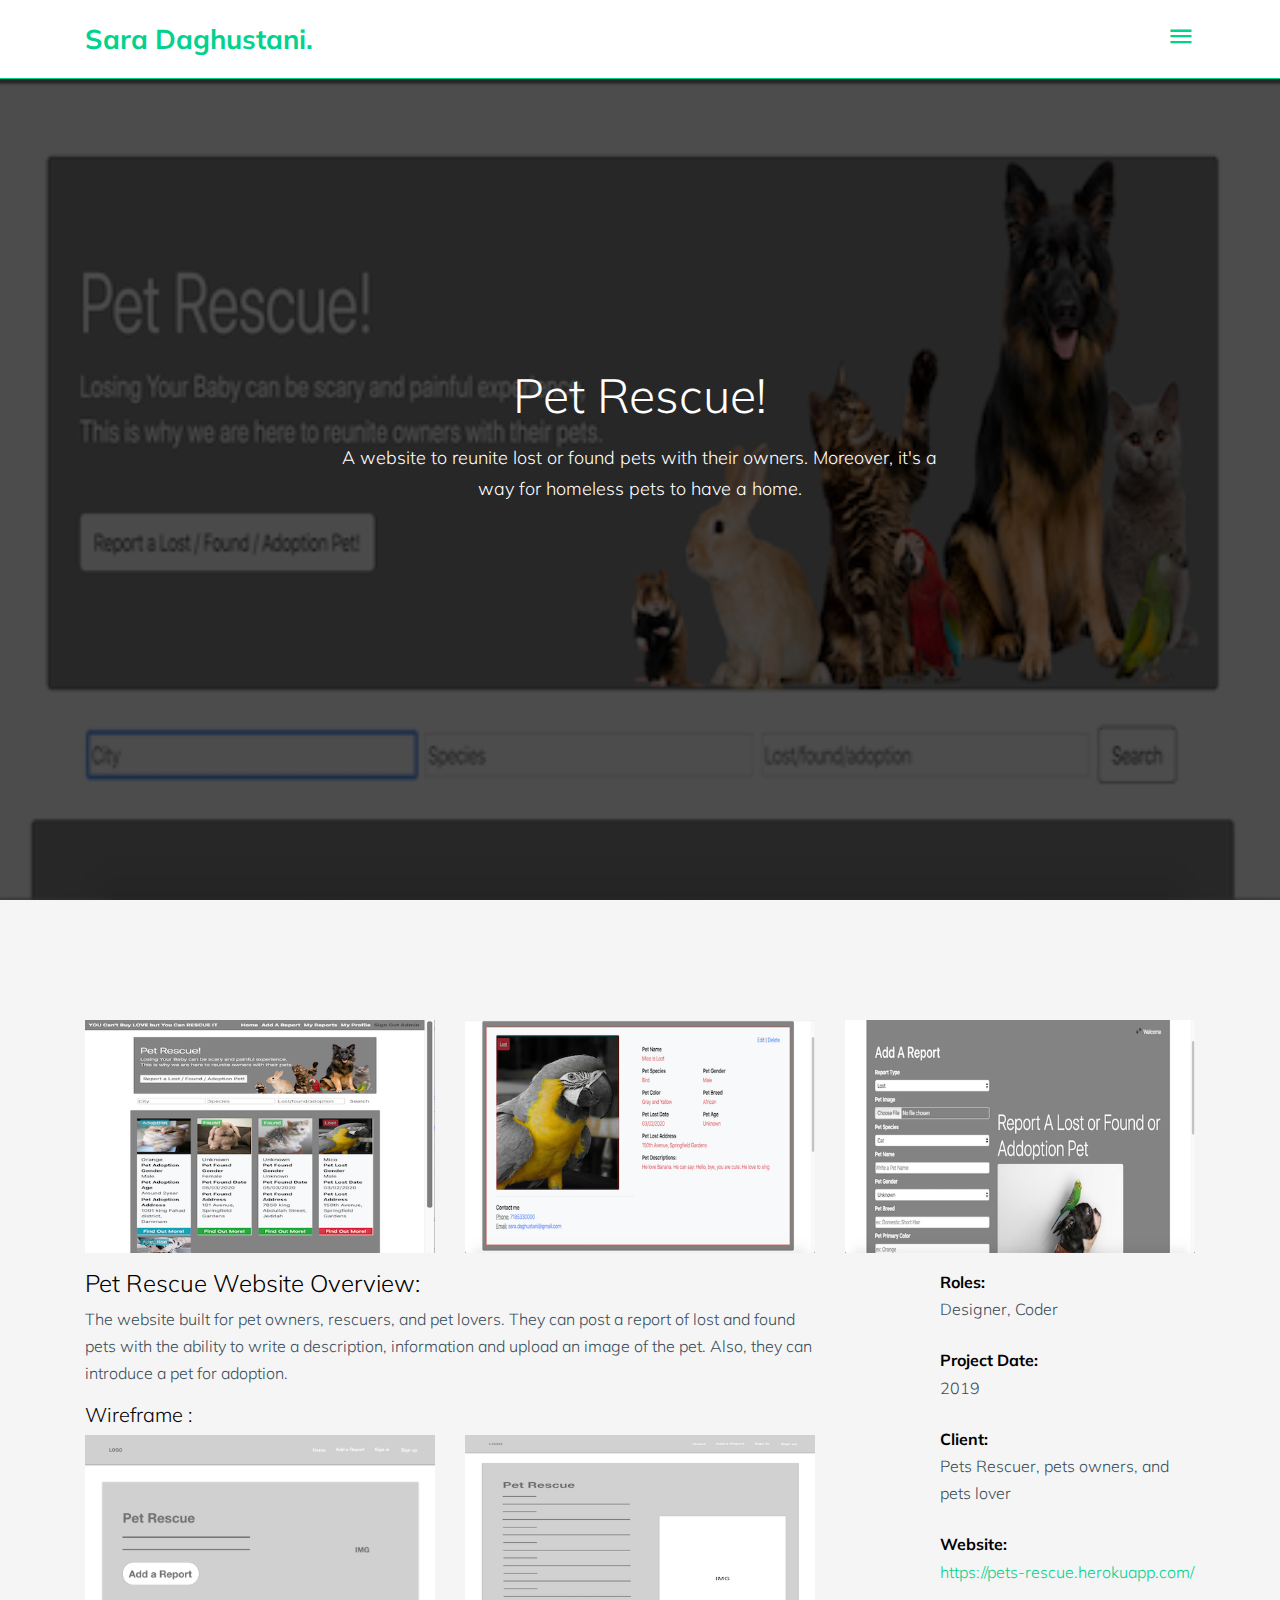
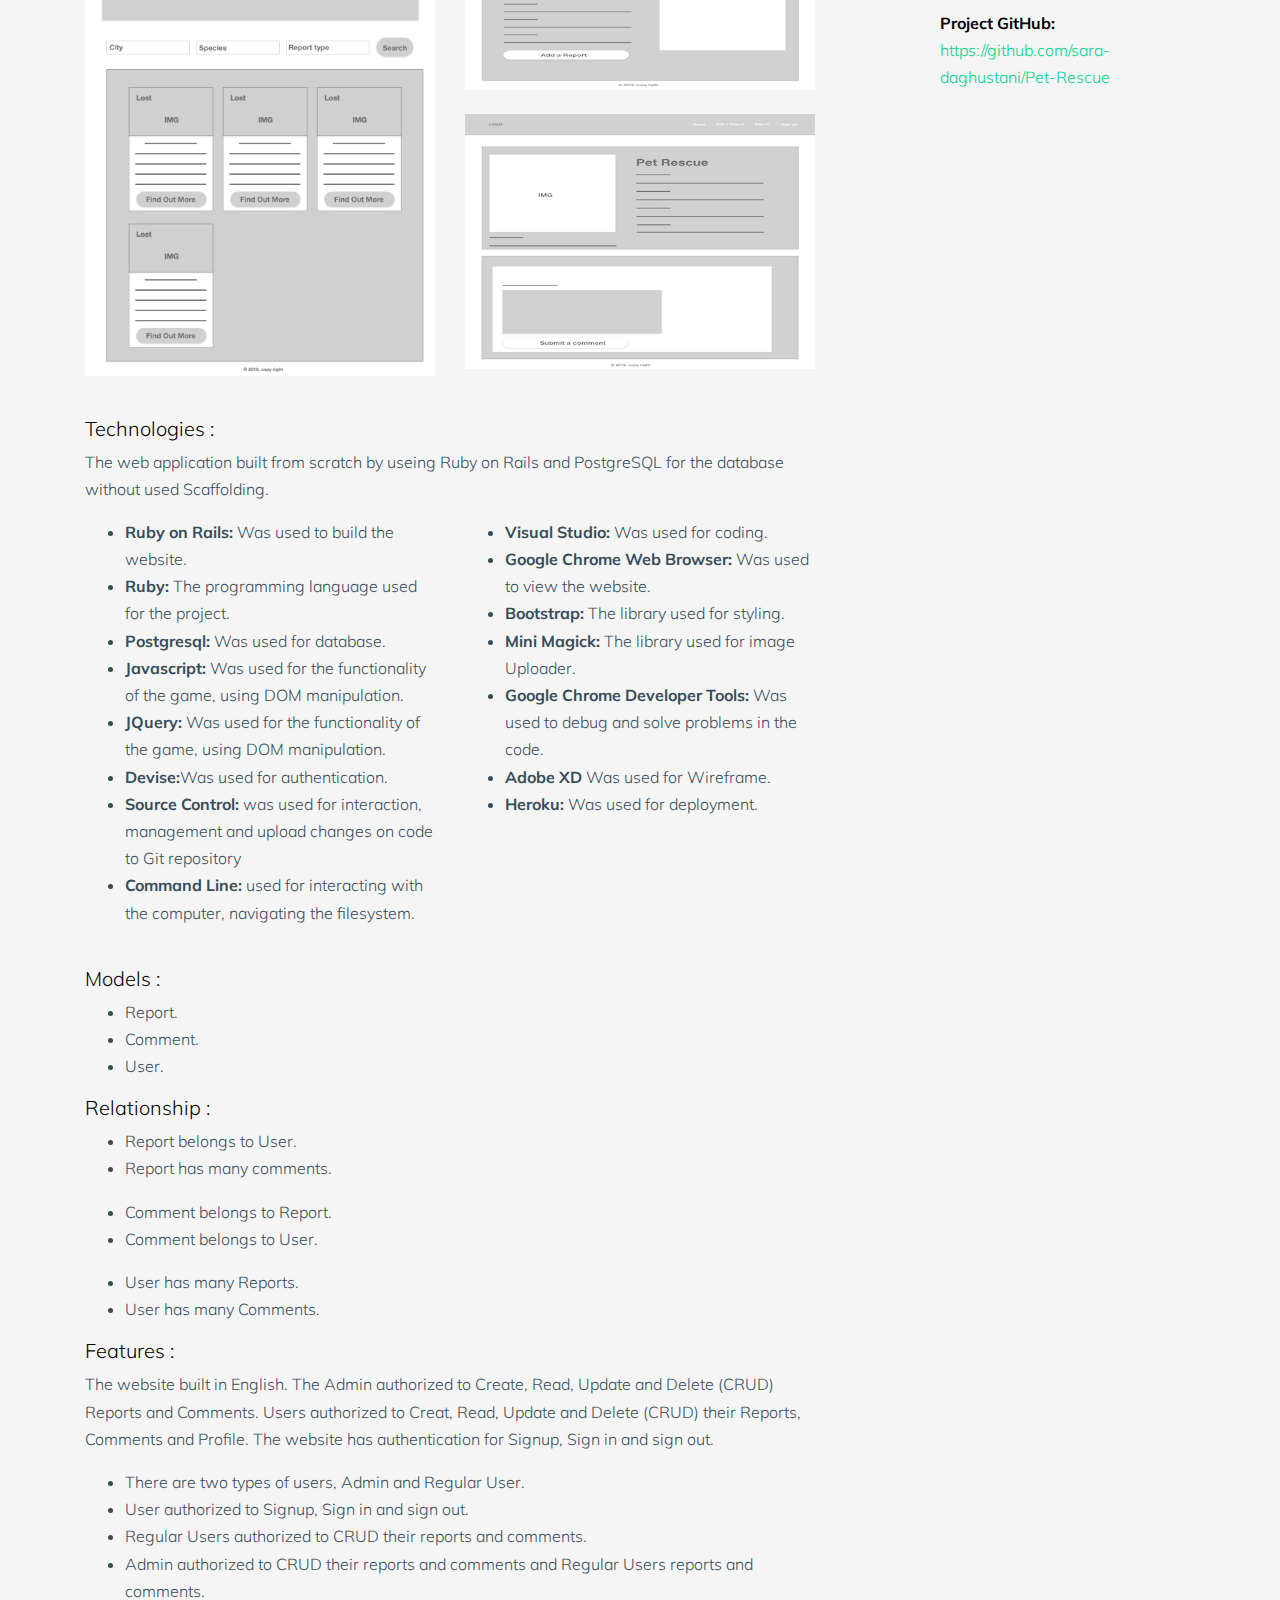
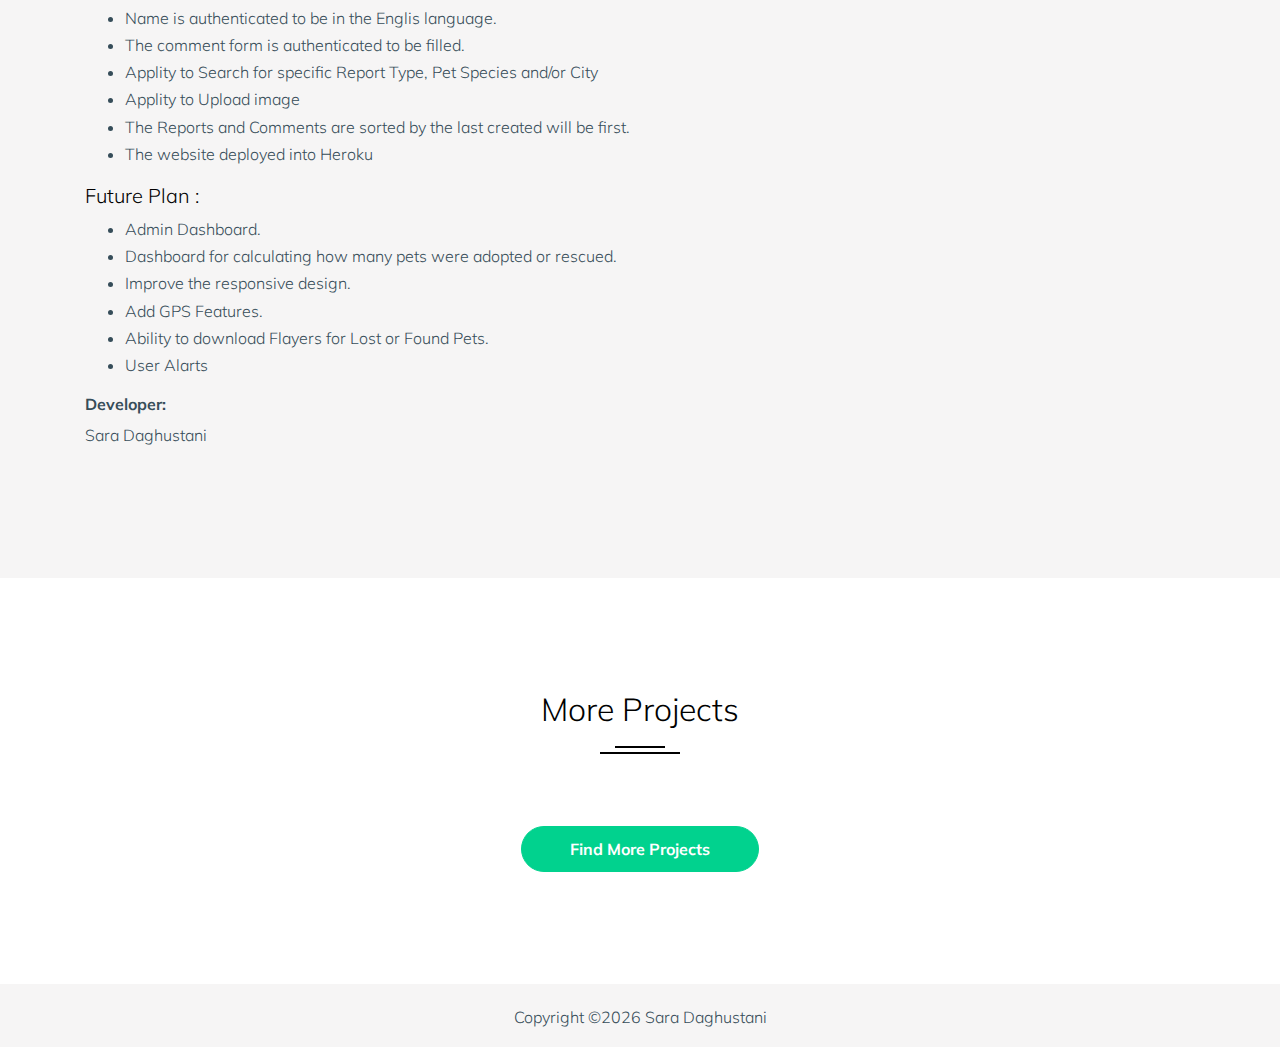
<file: PetRescue.html>
<!doctype html>
<html lang="en">

  <head>
    <title>Sara Daghustani &mdash; Portfolio Website </title>
    <meta charset="utf-8">
    <meta name="viewport" content="width=device-width, initial-scale=1, shrink-to-fit=no">
    <!-- TEXT FONT -->
    <link href="https://fonts.googleapis.com/css?family=Muli:400,700" rel="stylesheet">
    <!-- Bootsrtap -->
    <link rel="stylesheet" href="css/bootstrap.min.css">
    <!-- MAIN CSS -->
    <link rel="stylesheet" href="css/style.css">
    <!-- navbar-toggler Icone style-->
    <link rel="stylesheet" href="fonts/icomoon/style.css">
  </head>

  <body>
      
    <!-- navbar-Menu-toggle  -->
    <div class="site-mobile-menu site-navbar-target">
      <div class="site-mobile-menu-header">
        <div class="site-mobile-menu-close mt-3">
          <span class="icon-close2 js-menu-toggle"></span>
        </div>
      </div>
      <div class="site-mobile-menu-body"></div>
    </div>
    <!-- End of navbar-Menu-toggle  -->
  
    <!-- Header -->
    <header class="site-navbar site-navbar-target" role="banner">
      <!-- Header Container -->
      <div class="container">
        <!-- Header Row -->
        <div class="row align-items-center position-relative">
          <!-- Col with site logo-->
          <div class="col-3 ">
            <div class="site-logo">
              <a href="index.html" class="font-weight-bold">Sara Daghustani.</a>
            </div>
          </div>
          <!-- End of Col with site logo -->
               
          <!-- Col with toggle icon and Navbar menu -->
          <div class="col-9  text-right">
            <!-- Toggle icon-->
            <span class="d-inline-block d-lg-block">
              <a href="#" class="text-white site-menu-toggle js-menu-toggle py-5 text-white">
                <span class="icon-menu h3 text-white"></span>
              </a>
            </span>
            <!-- End of Toggle icon-->
  
            <!-- Navbar menu  -->
            <nav class="site-navigation text-right ml-auto d-none d-lg-none" role="navigation">
              <ul class="site-menu main-menu js-clone-nav ml-auto ">
                <li><a href="index.html" class="nav-link">Home</a></li>
                <li><a href="about.html" class="nav-link">About</a></li>
                <li  class="active"><a href="work.html" class="nav-link">Project</a></li>
                <li><a href="contact.html" class="nav-link">Contact</a></li>
              </ul>
            </nav>
            <!-- End of Navbar menu -->
          </div>
        <!--End of Col with toggle icon and Navbar menu -->
        </div>
        <!-- End of Header Row -->
      </div>
      <!-- End of Header Container -->
    </header>
    <!-- End of Header -->

    <!-- Cover  with background Image with container of Inofrmation with H1 header, P Pargraph -->
    <div class="site-section-cover overlay" style="background-image: url('images/pet/PetRescue1.png')">
      <div class="container">
        <div class="row align-items-center justify-content-center">
          <div class="col-md-7 text-center">
            <h1 class="mb-4 text-white"> Pet Rescue! </h1>
            <p class="mb-4"> A website to reunite lost or found pets with their owners. Moreover, it's a way for homeless pets to have a home.</p>
          </div>
        </div>
      </div>
    </div>
    <!-- End of Cover -->


    
    <div class="site-section bg-light">
      <div class="container">
        <div class="row justify-content-between mb-3">
          <div class="col-md-4">
            <img src="images/pet/home.png" alt="Image" class="img-fluid mt-2">
            
          </div>
          <div class="col-md-4">
            <img src="images/pet/details1.png" alt="Image" class="img-fluid mt-2 ">
          </div>
          <div class="col-md-4">
            <img src="images/pet/report.png" alt="Image" class="img-fluid mt-2">
          </div>
        </div>
        <div class="row">
          <div class="col-md-8">
            <h4>Pet Rescue Website Overview: </h4>
            <p>The website built for pet owners, rescuers, and pet lovers. They can post a report of lost and found pets with the ability to write a description,
               information and upload an image of the pet. Also, they can introduce a pet for adoption. </p>
  
            <h5> Wireframe :</h5>
              <div class="row justify-content-between">
                <div class="col-md-6 mb-4">
                  <img src="images/pet/Wirefram1.png" alt="Image" class="img-fluid">
                </div>
                <div class="col-md-6">
                  <img src="images/pet/Wirefram2.png" alt="Image" class="img-fluid mb-4">
                  <img src="images/pet/Wirefram3.png" alt="Image" class="img-fluid mb-5">
                </div>
              </div>

                  <h5>Technologies :</h5>
                  <p>The web application built from scratch by useing Ruby on Rails and PostgreSQL for the database without used Scaffolding. </p>
                  <div class="row justify-content-between">
                    <div class="col-md-6 mb-4">
                      <ul>
                        <li><span class="font-weight-bold">Ruby on Rails:</span> Was used to build the website.</li>
                        <li><span class="font-weight-bold">Ruby:</span> The programming language used for the project.</li>
                        <li><span class="font-weight-bold"> Postgresql: </span> Was used for database.</li>
                        <li><span class="font-weight-bold"> Javascript: </span> Was used for the functionality of the game, using DOM manipulation.</li>
                        <li><span class="font-weight-bold"> JQuery: </span> Was used for the functionality of the game, using DOM manipulation. </li>
                        <li><span class="font-weight-bold"> Devise:</span >Was used for authentication. </li>
                        <li><span class="font-weight-bold">Source Control: </span> was used for interaction, management and upload changes on code to Git repository</li>
                        <li><span class="font-weight-bold">Command Line:  </span> used for interacting with the computer, navigating the filesystem.</li>
                      </ul>
                    </div>
                    <div class="col-md-6">
                      <ul>
                        <li><span class="font-weight-bold">Visual Studio: </span> Was used for coding.</li>
                        <li><span class="font-weight-bold">Google Chrome Web Browser:</span> Was used to view the website.</li>
                        <li><span class="font-weight-bold">Bootstrap:</span> The library used for styling.</li>
                        <li><span class="font-weight-bold">Mini Magick:</span> The library used for image Uploader.  </li>
                        <li><span class="font-weight-bold">Google Chrome Developer Tools: </span> Was used to debug and solve problems in the code.</li>
                        <li><span class="font-weight-bold">Adobe XD </span> Was used for Wireframe.</li>
                        <li><span class="font-weight-bold">Heroku:  </span> Was used for deployment.</li>
                      </ul>
                    </div>
                  </div>
  
            
            <h5>Models :</h5>
              <ul> 
                <li> Report. </li>
                <li> Comment. </li>
                <li> User. </li>
              </ul>
            <h5>Relationship :  </h5>
                <ul> 
                  <li>Report belongs to User. </li>
                  <li>Report has many comments. </li>
                </ul>
      
                <ul> 
                  <li>Comment belongs to Report. </li>
                  <li>Comment belongs to User.  </li>
                </ul>
        
                <ul> 
                  <li>User has many Reports. </li>
                  <li>User has many Comments. </li>
                </ul>
           
            <h5>Features : </h5>
            <p>The website built in English. The Admin authorized to Create, Read, Update and Delete (CRUD) Reports and Comments. Users authorized to Creat, Read, Update and Delete (CRUD) their Reports, Comments and Profile.
               The website has authentication for Signup, Sign in and sign out.</p>
              <ul>
                <li> There are two types of users, Admin and Regular User.</li>
                <li> User authorized to Signup, Sign in and sign out.</li>
                <li> Regular Users authorized to CRUD their reports and comments. </li>
                <li> Admin authorized to CRUD their reports and comments and Regular Users reports and comments. </li>
                <li> Name is authenticated to be in the Englis language. </li>
                <li> The comment form is authenticated to be filled.</li>
                <li> Applity to Search for specific Report Type, Pet Species and/or City  </li>
                <li> Applity to Upload image</li>
                <li>The Reports and Comments are sorted by the last created will be first.</li>
                <!-- <li> The reports form is authenticated to be filled.</li> -->
                <!-- <li> Phone is authenticated to be in 10 characters </li> -->
                <li> The website deployed into Heroku</li>
              </ul>

              <h5>Future Plan : </h5>
                <ul>
                  <li> Admin Dashboard. </li>
                  <li> Dashboard for calculating how many pets were adopted or rescued. </li>
                  <li> Improve the responsive design.</li>
                  <li> Add GPS Features. </li>
                  <li> Ability to download Flayers for Lost or Found Pets. </li>
                  <li> User Alarts</li>
                </ul>
              <h6><strong> Developer: </strong></h6>
                <p>Sara Daghustani</p>
 

          </div>
          <div class="col-md-3 ml-auto">
            <div class="mb-4">
            <strong class="text-black font-weight-bold">Roles:</strong>
            <p>Designer, Coder</p>
            </div>

            <div class="mb-4">
            <strong class="text-black font-weight-bold">Project Date:</strong>
            <p>2019</p>
            </div>

            <div class="mb-4">
            <strong class="text-black font-weight-bold">Client:</strong>
            <p> Pets Rescuer, pets owners, and pets lover</p>
            </div>


            <div class="mb-4">
            <strong class="text-black font-weight-bold">Website:</strong>
            <p><a href="https://pets-rescue.herokuapp.com/" target="_blank">https://pets-rescue.herokuapp.com/</a></p>
            </div>

            <div class="mb-4">
              <strong class="text-black font-weight-bold">Project GitHub:</strong>
              <p><a href="https://github.com/sara-daghustani/Pet-Rescue" target="_blank">https://github.com/sara-daghustani/Pet-Rescue</a></p>
              </div>
          </div>
        </div>
      </div>
    </div>
<!-- End of Inofrmation -->

    <!-- My Projects Page  -->
    <div class="site-section">
      <div class="container">

        <div class="row mb-5">
          <div class="col-md-7 mx-auto text-center">
            <h2 class="heading-29190">More Projects</h2>
          </div>
        </div>


          <!-- Button linked to Project Page -->
          <div class=" mx-auto text-center">
            <a href="work.html" class="btn btn-primary text-white px-5 mx-auto text-center"> Find More Projects</a>
          </div>
           <!-- End of Button linked to Project Page -->
      </div>
    </div> 
    <!-- End of My Projects -->


    <!-- Footer  -->
    <footer class="bg-light">
      <div class="container">
        <div class="row pt-1  text-center">
          <div class="col-md-12">
              <p class="mt-3">
            Copyright &copy;<script>document.write(new Date().getFullYear());</script> Sara Daghustani  
            </p>
            </div>
          </div>
        </div>
      </div>
    </footer>
    <!-- End of Footer -->

    <!-- Script for navbar-toggler -->
    <script src="js/jquery-3.3.1.min.js"></script>
    <script src="js/aos.js"></script>
    <script src="js/main.js"></script>
    <!-- End of Script for navbar-toggler -->
  </body>
</html>
</file>
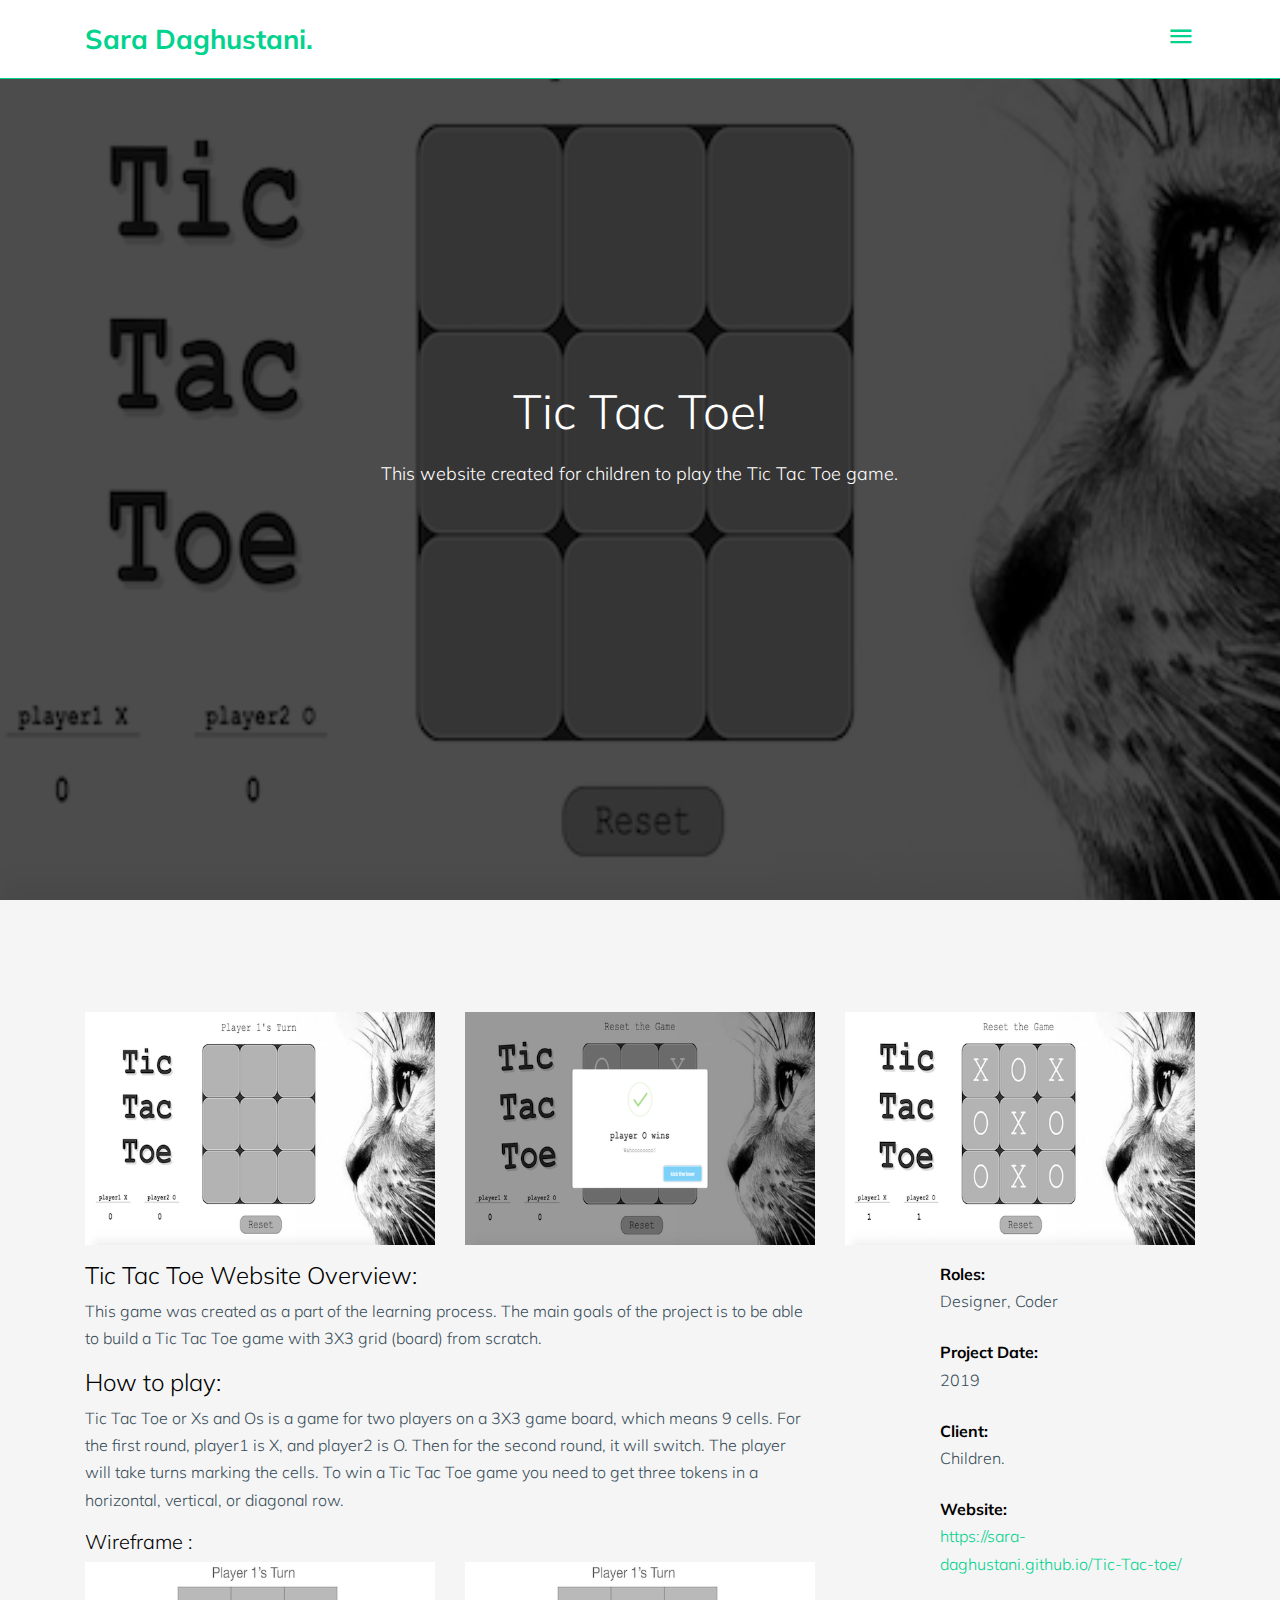
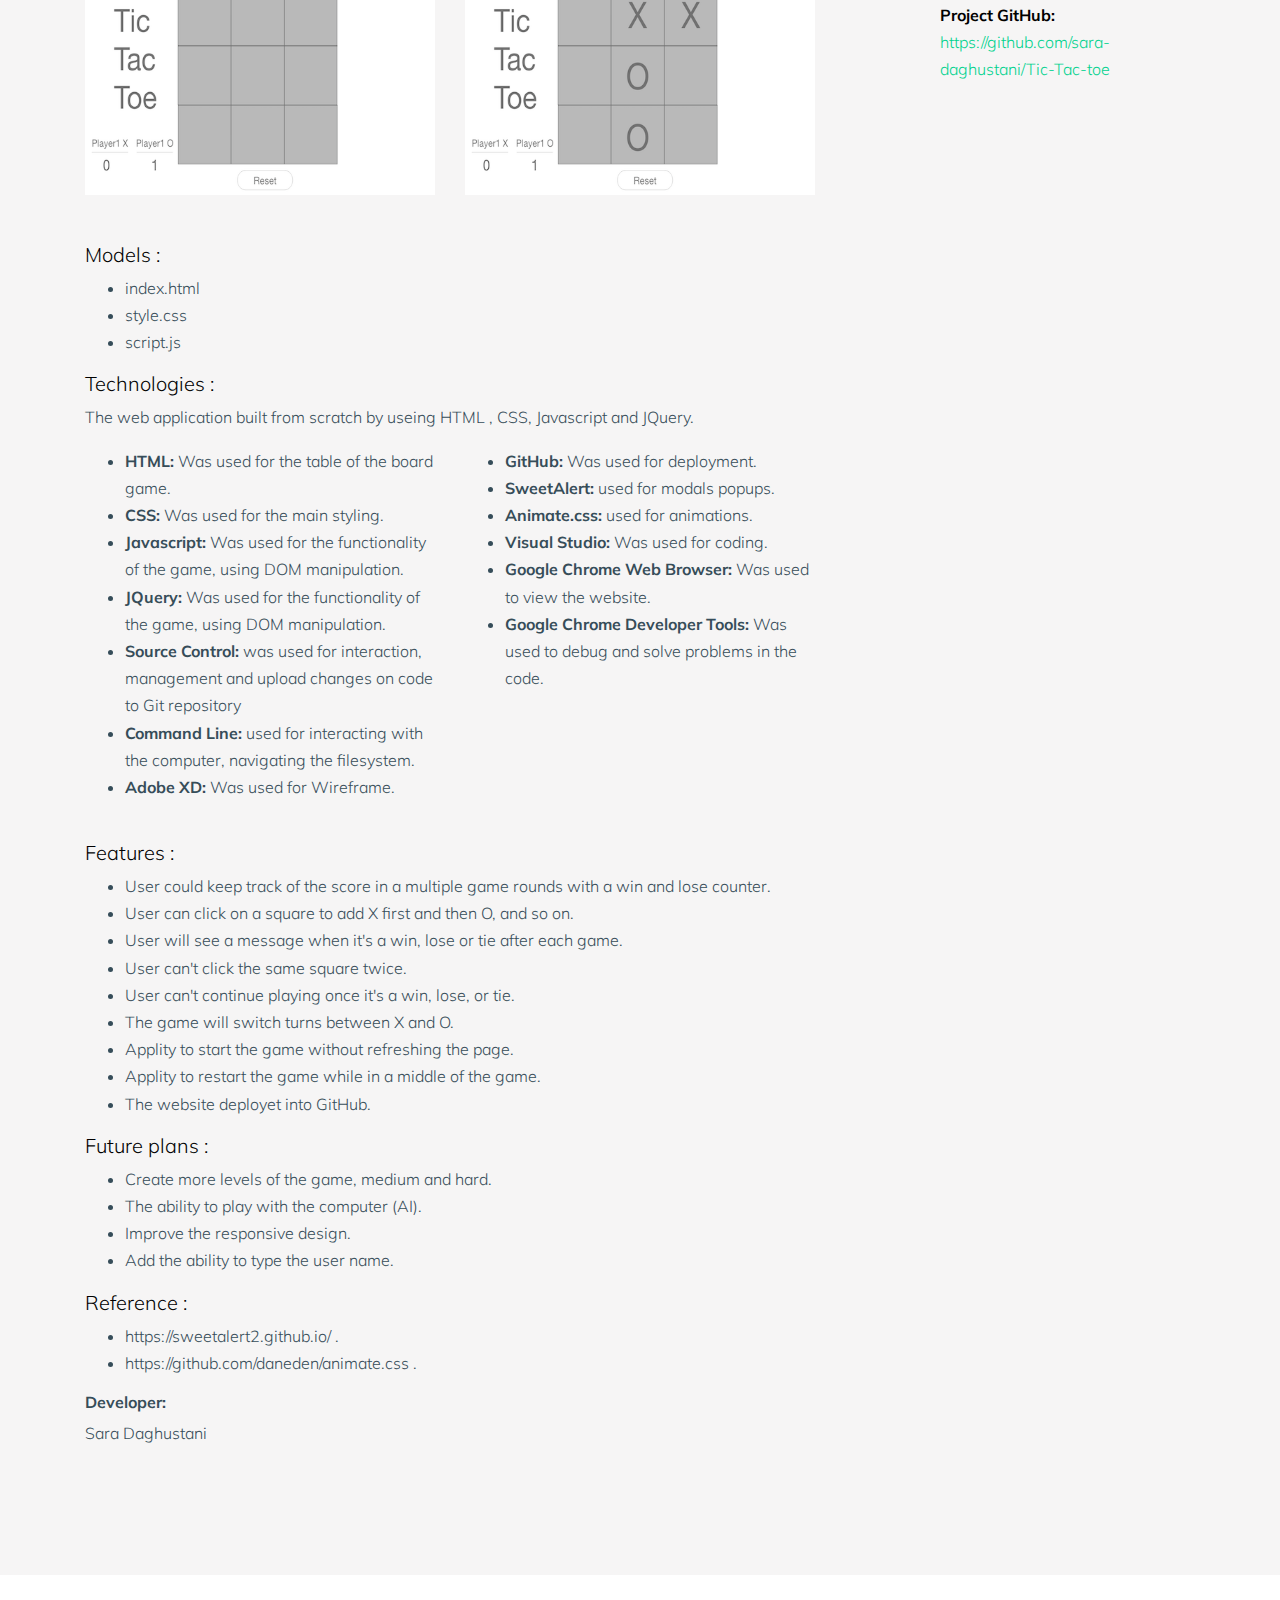
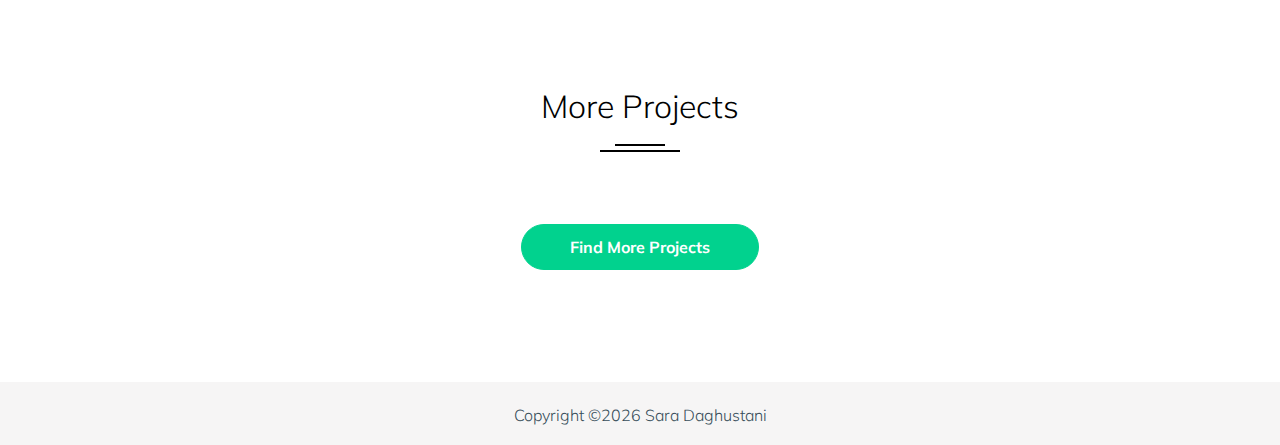
<file: TicTacToe.html>
<!doctype html>
<html lang="en">

  <head>
    <title>Sara Daghustani &mdash; Portfolio Website </title>
    <meta charset="utf-8">
    <meta name="viewport" content="width=device-width, initial-scale=1, shrink-to-fit=no">
    <!-- TEXT FONT -->
    <link href="https://fonts.googleapis.com/css?family=Muli:400,700" rel="stylesheet">
    <!-- Bootsrtap -->
    <link rel="stylesheet" href="css/bootstrap.min.css">
    <!-- MAIN CSS -->
    <link rel="stylesheet" href="css/style.css">
    <!-- navbar-toggler Icone style-->
    <link rel="stylesheet" href="fonts/icomoon/style.css">
  </head>

  <body>
      
    <!-- navbar-Menu-toggle  -->
    <div class="site-mobile-menu site-navbar-target">
      <div class="site-mobile-menu-header">
        <div class="site-mobile-menu-close mt-3">
          <span class="icon-close2 js-menu-toggle"></span>
        </div>
      </div>
      <div class="site-mobile-menu-body"></div>
    </div>
    <!-- End of navbar-Menu-toggle  -->
  
    <!-- Header -->
    <header class="site-navbar site-navbar-target" role="banner">
      <!-- Header Container -->
      <div class="container">
        <!-- Header Row -->
        <div class="row align-items-center position-relative">
          <!-- Col with site logo-->
          <div class="col-3 ">
            <div class="site-logo">
              <a href="index.html" class="font-weight-bold">Sara Daghustani.</a>
            </div>
          </div>
          <!-- End of Col with site logo -->
               
          <!-- Col with toggle icon and Navbar menu -->
          <div class="col-9  text-right">
            <!-- Toggle icon-->
            <span class="d-inline-block d-lg-block">
              <a href="#" class="text-white site-menu-toggle js-menu-toggle py-5 text-white">
                <span class="icon-menu h3 text-white"></span>
              </a>
            </span>
            <!-- End of Toggle icon-->
  
            <!-- Navbar menu  -->
            <nav class="site-navigation text-right ml-auto d-none d-lg-none" role="navigation">
              <ul class="site-menu main-menu js-clone-nav ml-auto ">
                <li><a href="index.html" class="nav-link">Home</a></li>
                <li><a href="about.html" class="nav-link">About</a></li>
                <li  class="active"><a href="work.html" class="nav-link">Project</a></li>
                <li><a href="contact.html" class="nav-link">Contact</a></li>
              </ul>
            </nav>
            <!-- End of Navbar menu -->
          </div>
        <!--End of Col with toggle icon and Navbar menu -->
        </div>
        <!-- End of Header Row -->
      </div>
      <!-- End of Header Container -->
    </header>
    <!-- End of Header -->

    <!-- Cover  with background Image with container of Inofrmation with H1 header, P Pargraph -->
    <div class="site-section-cover overlay" style="background-image: url('images/tic/tic1.png')">
      <div class="container">
        <div class="row align-items-center justify-content-center">
          <div class="col-md-7 text-center">
            <h1 class="mb-4 text-white">Tic Tac Toe! </h1>
            <p class="mb-4">This website created for children to play the Tic Tac Toe game.</p>
          </div>
        </div>
      </div>
    </div>
    <!-- End of Cover -->


    
    <div class="site-section bg-light">
      <div class="container">
        <div class="row justify-content-between mb-3">
          <div class="col-md-4">
            <img src="images/tic/tic1.png" alt="Image" class="img-fluid">
          </div>
          <div class="col-md-4">
            <img src="images/tic/tic2.png" alt="Image" class="img-fluid">
          </div>
          <div class="col-md-4">
            <img src="images/tic/tic5.png" alt="Image" class="img-fluid">
          </div>
        </div>
        <div class="row">
          <div class="col-md-8">
            <h4>Tic Tac Toe Website Overview: </h4>
            <p>This game was created as a part of the learning process.
               The main goals of the project is to be able to build a Tic Tac Toe game with 3X3 grid (board) from scratch.</p>
  
               <h4>How to play: </h4>
               <p> Tic Tac Toe or Xs and Os is a game for two players on a 3X3 game board, which means 9 cells. For the first round, player1 is X, and player2 is O. Then for the second round, it will switch. The player will take turns marking the cells.
                To win a Tic Tac Toe game you need to get three tokens in a horizontal, vertical, or diagonal row.  </p>

            <h5> Wireframe :</h5>
              <div class="row justify-content-between">
                <div class="col-md-6 mb-4">
                  <img src="images/tic/ticWireframe.png" alt="Image" class="img-fluid">
                </div>
                <div class="col-md-6">
                  <img src="images/tic/ticWireframe1.png" alt="Image" class="img-fluid mb-5">
                </div>
              </div>
              <h5> Models :</h5>
              <ul>
                <li>index.html</li>
                <li>style.css</li>
                <li>script.js</li>
              </ul>
             
                  <h5>Technologies :</h5>
                  <p>The web application built from scratch by useing HTML , CSS,  Javascript and JQuery. </p>
                  <div class="row justify-content-between">
                    <div class="col-md-6 mb-4">
                      <ul>
                        <li><span class="font-weight-bold"> HTML: </span> Was used for the table of the board game.</li>
                        <li><span class="font-weight-bold"> CSS: </span> Was used for the main styling.</li>
                        <li><span class="font-weight-bold"> Javascript: </span> Was used for the functionality of the game, using DOM manipulation.</li>
                        <li><span class="font-weight-bold"> JQuery: </span> Was used for the functionality of the game, using DOM manipulation. </li>
                        <li><span class="font-weight-bold">Source Control: </span> was used for interaction, management and upload changes on code to Git repository</li>
                        <li><span class="font-weight-bold">Command Line:  </span> used for interacting with the computer, navigating the filesystem.</li>
                        <li><span class="font-weight-bold">Adobe XD: </span> Was used for Wireframe.</li>
                      </ul>
                    </div>
                    <div class="col-md-6">
                      <ul>
                        <li><span class="font-weight-bold">GitHub:  </span> Was used for deployment.</li>
                        <li><span class="font-weight-bold">SweetAlert:</span> used for modals popups.</li>
                        <li><span class="font-weight-bold">Animate.css:</span> used for animations.  </li>
                        <li><span class="font-weight-bold">Visual Studio: </span> Was used for coding.</li>
                        <li><span class="font-weight-bold">Google Chrome Web Browser:</span> Was used to view the website.</li>
                        <li><span class="font-weight-bold">Google Chrome Developer Tools: </span> Was used to debug and solve problems in the code.</li>
                      </ul>
                    </div>
                  </div>  
           
            <h5>Features : </h5>
              <ul>
                <li> User could keep track of the score in a multiple game rounds with a win and lose counter.</li>
                <li> User can click on a square to add X first and then O, and so on.</li>
                <li> User will see a message when it's a win, lose or tie after each game. </li>
                <li> User can't click the same square twice. </li>
                <li> User can't continue playing once it's a win, lose, or tie. </li>
                <li> The game will switch turns between X and O. </li>
                <li> Applity to start the game without refreshing the page. </li>
                <li> Applity to restart the game while in a middle of the game. </li>
                <li> The website deployet into GitHub.</li>
              </ul>
              
              <h5>Future plans : </h5>
              <ul>
                <li> Create more levels of the game, medium and hard.</li>
                <li> The ability to play with the computer (AI).</li>
                <li> Improve the responsive design. </li>
                <li> Add the ability to type the user name. </li>
              </ul>

              <h5>Reference : </h5>
              <ul>
                <li> https://sweetalert2.github.io/ .</li>
                <li> https://github.com/daneden/animate.css  .</li>
              </ul>

            <h6><strong> Developer: </strong></h6>
                <p>Sara Daghustani</p>
 

          </div>
          <div class="col-md-3 ml-auto">
            <div class="mb-4">
            <strong class="text-black font-weight-bold">Roles:</strong>
            <p>Designer, Coder</p>
            </div>

            <div class="mb-4">
            <strong class="text-black font-weight-bold">Project Date:</strong>
            <p>2019</p>
            </div>

            <div class="mb-4">
            <strong class="text-black font-weight-bold">Client:</strong>
            <p>Children.</p>
            </div>


            <div class="mb-4">
            <strong class="text-black font-weight-bold">Website:</strong>
            <p><a href="https://sara-daghustani.github.io/Tic-Tac-toe/" target="_blank"> https://sara-daghustani.github.io/Tic-Tac-toe/</a></p>
            </div>

            <div class="mb-4">
              <strong class="text-black font-weight-bold">Project GitHub:</strong>
              <p><a href="https://github.com/sara-daghustani/Tic-Tac-toe" target="_blank">https://github.com/sara-daghustani/Tic-Tac-toe</a></p>
              </div>
          </div>
        </div>
      </div>
    </div>
<!-- End of Inofrmation -->

    <!-- My Projects Page  -->
    <div class="site-section">
      <div class="container">

        <div class="row mb-5">
          <div class="col-md-7 mx-auto text-center">
            <h2 class="heading-29190">More Projects</h2>
          </div>
        </div>

    
 
          <!-- Button linked to Project Page -->
          <div class=" mx-auto text-center">
            <a href="work.html" class="btn btn-primary text-white px-5 mx-auto text-center"> Find More Projects</a>
          </div>
           <!-- End of Button linked to Project Page -->
      </div>
    </div> 
    <!-- End of My Projects -->


    <!-- Footer  -->
    <footer class="bg-light">
      <div class="container">
        <div class="row pt-1  text-center">
          <div class="col-md-12">
              <p class="mt-3">
            Copyright &copy;<script>document.write(new Date().getFullYear());</script> Sara Daghustani  
            </p>
            </div>
          </div>
        </div>
      </div>
    </footer>
    <!-- End of Footer -->

    <!-- Script for navbar-toggler -->
    <script src="js/jquery-3.3.1.min.js"></script>
    <script src="js/aos.js"></script>
    <script src="js/main.js"></script>
    <!-- End of Script for navbar-toggler -->
  </body>
</html>
</file>
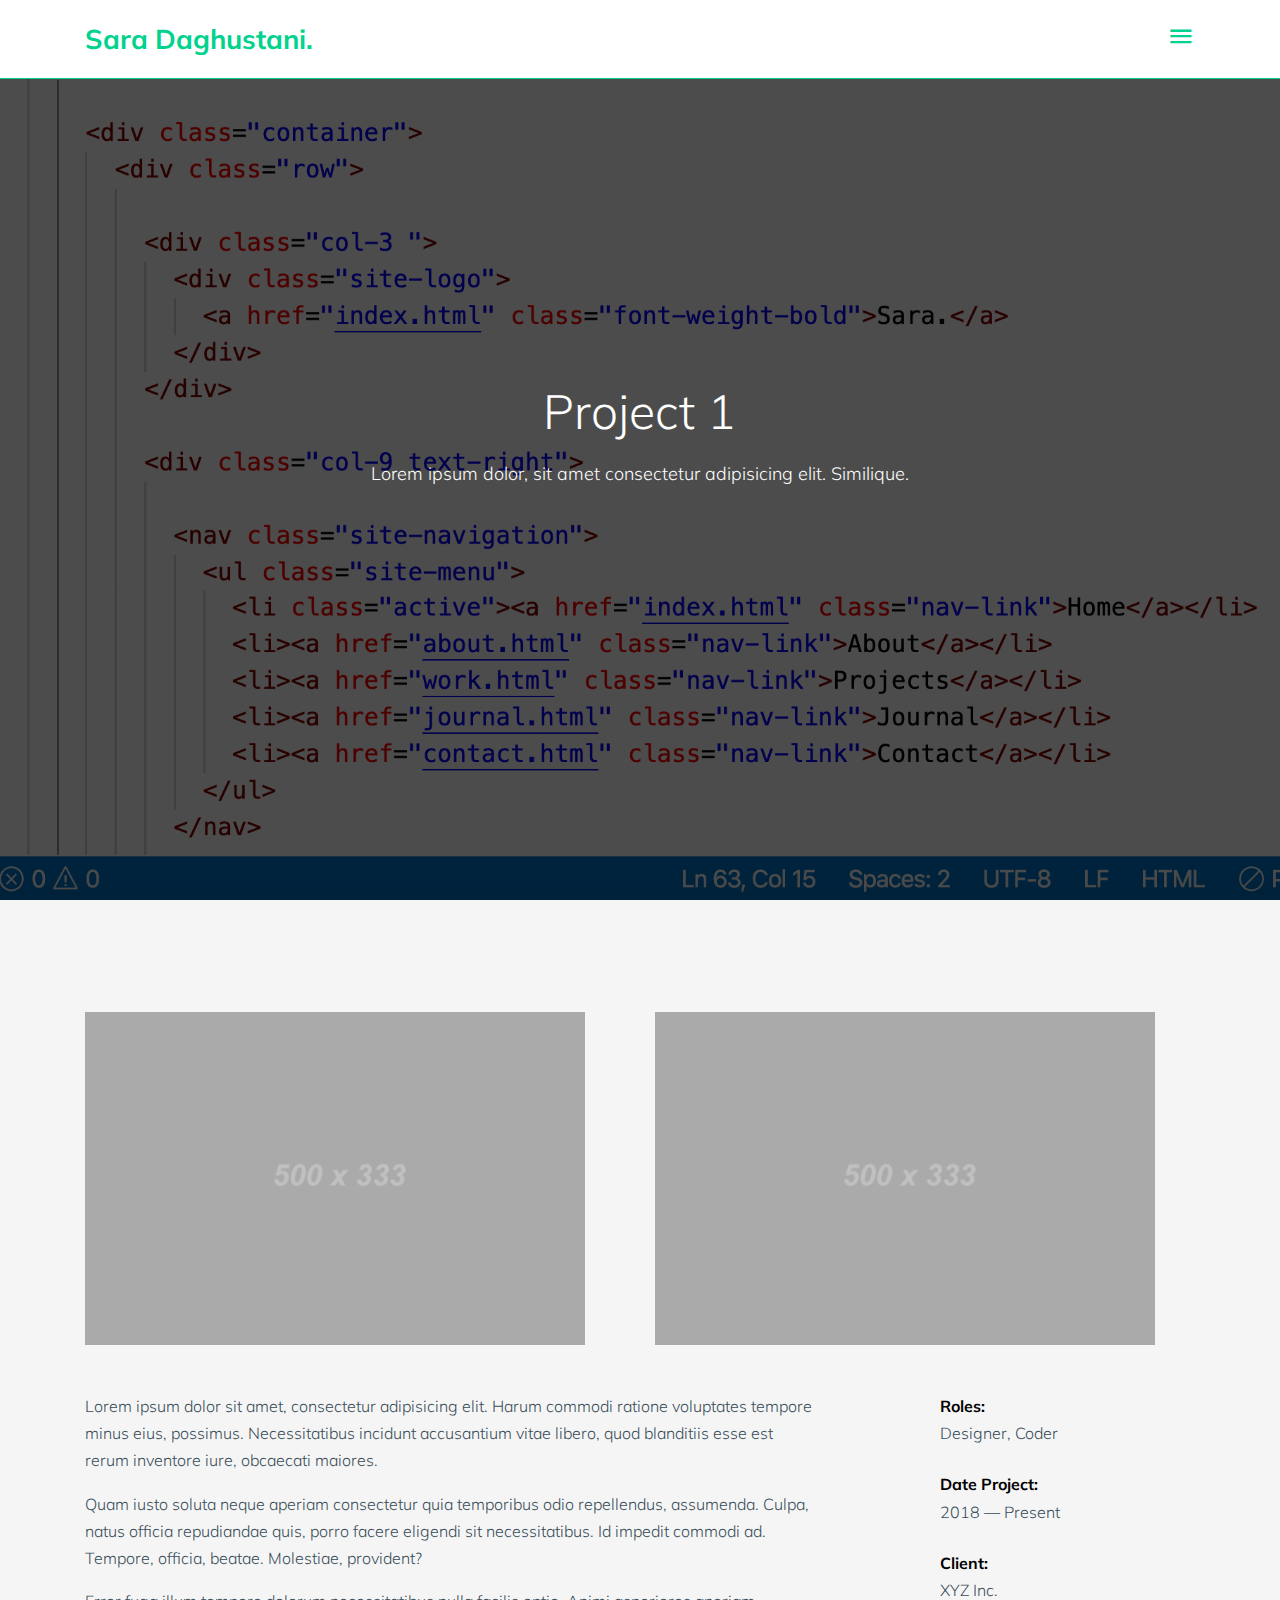
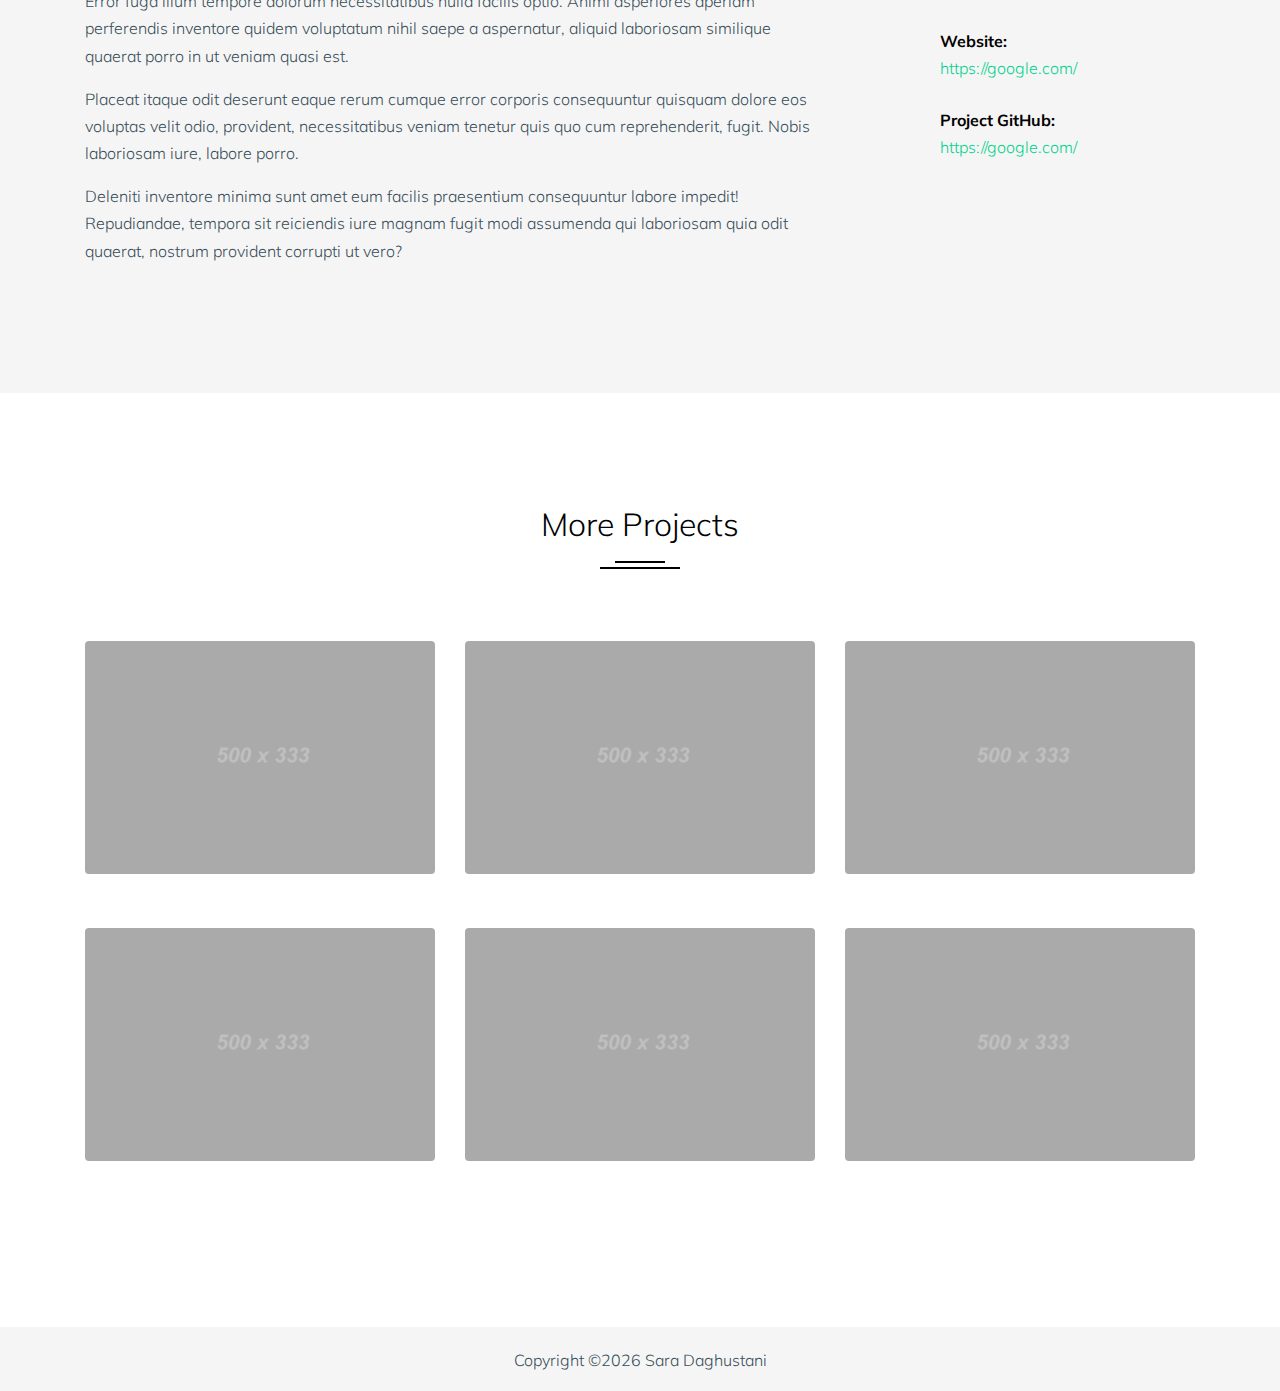
<file: work-single.html>
<!doctype html>
<html lang="en">

  <head>
    <title>Sara Daghustani &mdash; Protofilio Website </title>
    <meta charset="utf-8">
    <meta name="viewport" content="width=device-width, initial-scale=1, shrink-to-fit=no">
    <!-- TEXT FONT -->
    <link href="https://fonts.googleapis.com/css?family=Muli:400,700" rel="stylesheet">
    <!-- Bootsrtap -->
    <link rel="stylesheet" href="css/bootstrap.min.css">
    <!-- MAIN CSS -->
    <link rel="stylesheet" href="css/style.css">
    <!-- navbar-toggler Icone style-->
    <link rel="stylesheet" href="fonts/icomoon/style.css">
  </head>

  <body>
      
    <!-- navbar-Menu-toggle  -->
    <div class="site-mobile-menu site-navbar-target">
      <div class="site-mobile-menu-header">
        <div class="site-mobile-menu-close mt-3">
          <span class="icon-close2 js-menu-toggle"></span>
        </div>
      </div>
      <div class="site-mobile-menu-body"></div>
    </div>
    <!-- End of navbar-Menu-toggle  -->
  
    <!-- Header -->
    <header class="site-navbar site-navbar-target" role="banner">
      <!-- Header Container -->
      <div class="container">
        <!-- Header Row -->
        <div class="row align-items-center position-relative">
          <!-- Col with site logo-->
          <div class="col-3 ">
            <div class="site-logo">
              <a href="index.html" class="font-weight-bold">Sara Daghustani.</a>
            </div>
          </div>
          <!-- End of Col with site logo -->
               
          <!-- Col with toggle icon and Navbar menu -->
          <div class="col-9  text-right">
            <!-- Toggle icon-->
            <span class="d-inline-block d-lg-block">
              <a href="#" class="text-white site-menu-toggle js-menu-toggle py-5 text-white">
                <span class="icon-menu h3 text-white"></span>
              </a>
            </span>
            <!-- End of Toggle icon-->
  
            <!-- Navbar menu  -->
            <nav class="site-navigation text-right ml-auto d-none d-lg-none" role="navigation">
              <ul class="site-menu main-menu js-clone-nav ml-auto ">
                <li class="active"><a href="index.html" class="nav-link">Home</a></li>
                <li><a href="about.html" class="nav-link">About</a></li>
                <li><a href="work.html" class="nav-link">Project</a></li>
                <li><a href="contact.html" class="nav-link">Contact</a></li>
              </ul>
            </nav>
            <!-- End of Navbar menu -->
          </div>
        <!--End of Col with toggle icon and Navbar menu -->
        </div>
        <!-- End of Header Row -->
      </div>
      <!-- End of Header Container -->
    </header>
    <!-- End of Header -->

    <!-- Cover  with background Image with container of Inofrmation with H1 header, P Pargraph -->
    <div class="site-section-cover overlay" style="background-image: url('images/home.png')">
      <div class="container">
        <div class="row align-items-center justify-content-center">
          <div class="col-md-7 text-center">
            <h1 class="mb-4 text-white"> Project 1 </h1>
            <p class="mb-4">Lorem ipsum dolor, sit amet consectetur adipisicing elit. Similique.</p>
          </div>
        </div>
      </div>
    </div>
    <!-- End of Cover -->



    
    <div class="site-section bg-light">
      <div class="container">
        <div class="row justify-content-between mb-5">
          <div class="col-md-6">
            <img src="images/1.png" alt="Image" class="img-fluid">
          </div>
          <div class="col-md-6">
            <img src="images/1.png" alt="Image" class="img-fluid">
          </div>
        </div>
        <div class="row">
          <div class="col-md-8">

            <p>Lorem ipsum dolor sit amet, consectetur adipisicing elit. Harum commodi ratione voluptates tempore minus eius, possimus. Necessitatibus incidunt accusantium vitae libero, quod blanditiis esse est rerum inventore iure, obcaecati maiores.</p>
            <p>Quam iusto soluta neque aperiam consectetur quia temporibus odio repellendus, assumenda. Culpa, natus officia repudiandae quis, porro facere eligendi sit necessitatibus. Id impedit commodi ad. Tempore, officia, beatae. Molestiae, provident?</p>
            <p>Error fuga illum tempore dolorum necessitatibus nulla facilis optio. Animi asperiores aperiam perferendis inventore quidem voluptatum nihil saepe a aspernatur, aliquid laboriosam similique quaerat porro in ut veniam quasi est.</p>
            <p>Placeat itaque odit deserunt eaque rerum cumque error corporis consequuntur quisquam dolore eos voluptas velit odio, provident, necessitatibus veniam tenetur quis quo cum reprehenderit, fugit. Nobis laboriosam iure, labore porro.</p>
            <p>Deleniti inventore minima sunt amet eum facilis praesentium consequuntur labore impedit! Repudiandae, tempora sit reiciendis iure magnam fugit modi assumenda qui laboriosam quia odit quaerat, nostrum provident corrupti ut vero?</p>
          </div>
          <div class="col-md-3 ml-auto">
            <div class="mb-4">
            <strong class="text-black font-weight-bold">Roles:</strong>
            <p>Designer, Coder</p>
            </div>

            <div class="mb-4">
            <strong class="text-black font-weight-bold">Date Project:</strong>
            <p>2018 &mdash; Present</p>
            </div>

            <div class="mb-4">
            <strong class="text-black font-weight-bold">Client:</strong>
            <p>XYZ Inc.</p>
            </div>


            <div class="mb-4">
            <strong class="text-black font-weight-bold">Website:</strong>
            <p><a href="#" class="">https://google.com/</a></p>
            </div>

            <div class="mb-4">
              <strong class="text-black font-weight-bold">Project GitHub:</strong>
              <p><a href="#" class="">https://google.com/</a></p>
              </div>

          </div>
        </div>
      </div>
    </div>



    <div class="site-section">
      <div class="container">

        <div class="row mb-5">
          <div class="col-md-7 mx-auto text-center">
            <h2 class="heading-29190">More Projects</h2>
          </div>
        </div>

        <div class="row">
          <div class="col-md-6 col-lg-4 mb-4">
            <div class="item web">
              <a href="work-single.html" class="item-wrap" data-fancybox="gal">
                <span class="icon-add"></span>
                <img class="img-fluid" src="images/1.png">
              </a>
            </div>
          </div>

          <div class="col-md-6 col-lg-4 mb-4">
            <div class="item web">
              <a href="work-single.html" class="item-wrap" data-fancybox="gal">
                <span class="icon-add"></span>
                <img class="img-fluid" src="images/1.png">
              </a>
            </div>
          </div>

          <div class="col-md-6 col-lg-4 mb-4">
            <div class="item web">
              <a href="work-single.html" class="item-wrap" data-fancybox="gal">
                <span class="icon-add"></span>
                <img class="img-fluid" src="images/1.png">
              </a>
            </div>
          </div>

          <div class="col-md-6 col-lg-4 mb-4">
            <div class="item web">
              <a href="work-single.html" class="item-wrap" data-fancybox="gal">
                <span class="icon-add"></span>
                <img class="img-fluid" src="images/1.png">
              </a>
            </div>
          </div>

          <div class="col-md-6 col-lg-4 mb-4">
            <div class="item web">
              <a href="work-single.html" class="item-wrap" data-fancybox="gal">
                <span class="icon-add"></span>
                <img class="img-fluid" src="images/1.png">
              </a>
            </div>
          </div>

          <div class="col-md-6 col-lg-4 mb-4">
            <div class="item web">
              <a href="work-single.html" class="item-wrap" data-fancybox="gal">
                <span class="icon-add"></span>
                <img class="img-fluid" src="images/1.png">
              </a>
            </div>
          </div>

        </div>

        
      </div>
    </div> <!-- END .site-section -->


    <!-- Footer  -->
    <footer class="bg-light">
      <div class="container">
        <div class="row pt-1  text-center">
          <div class="col-md-12">
              <p class="mt-3">
            Copyright &copy;<script>document.write(new Date().getFullYear());</script> Sara Daghustani  
            </p>
            </div>
          </div>
        </div>
      </div>
    </footer>
    <!-- End of Footer -->

    <!-- Script for navbar-toggler -->
    <script src="js/jquery-3.3.1.min.js"></script>
    <script src="js/aos.js"></script>
    <script src="js/main.js"></script>
    <!-- End of Script for navbar-toggler -->
  </body>
</html>
</file>
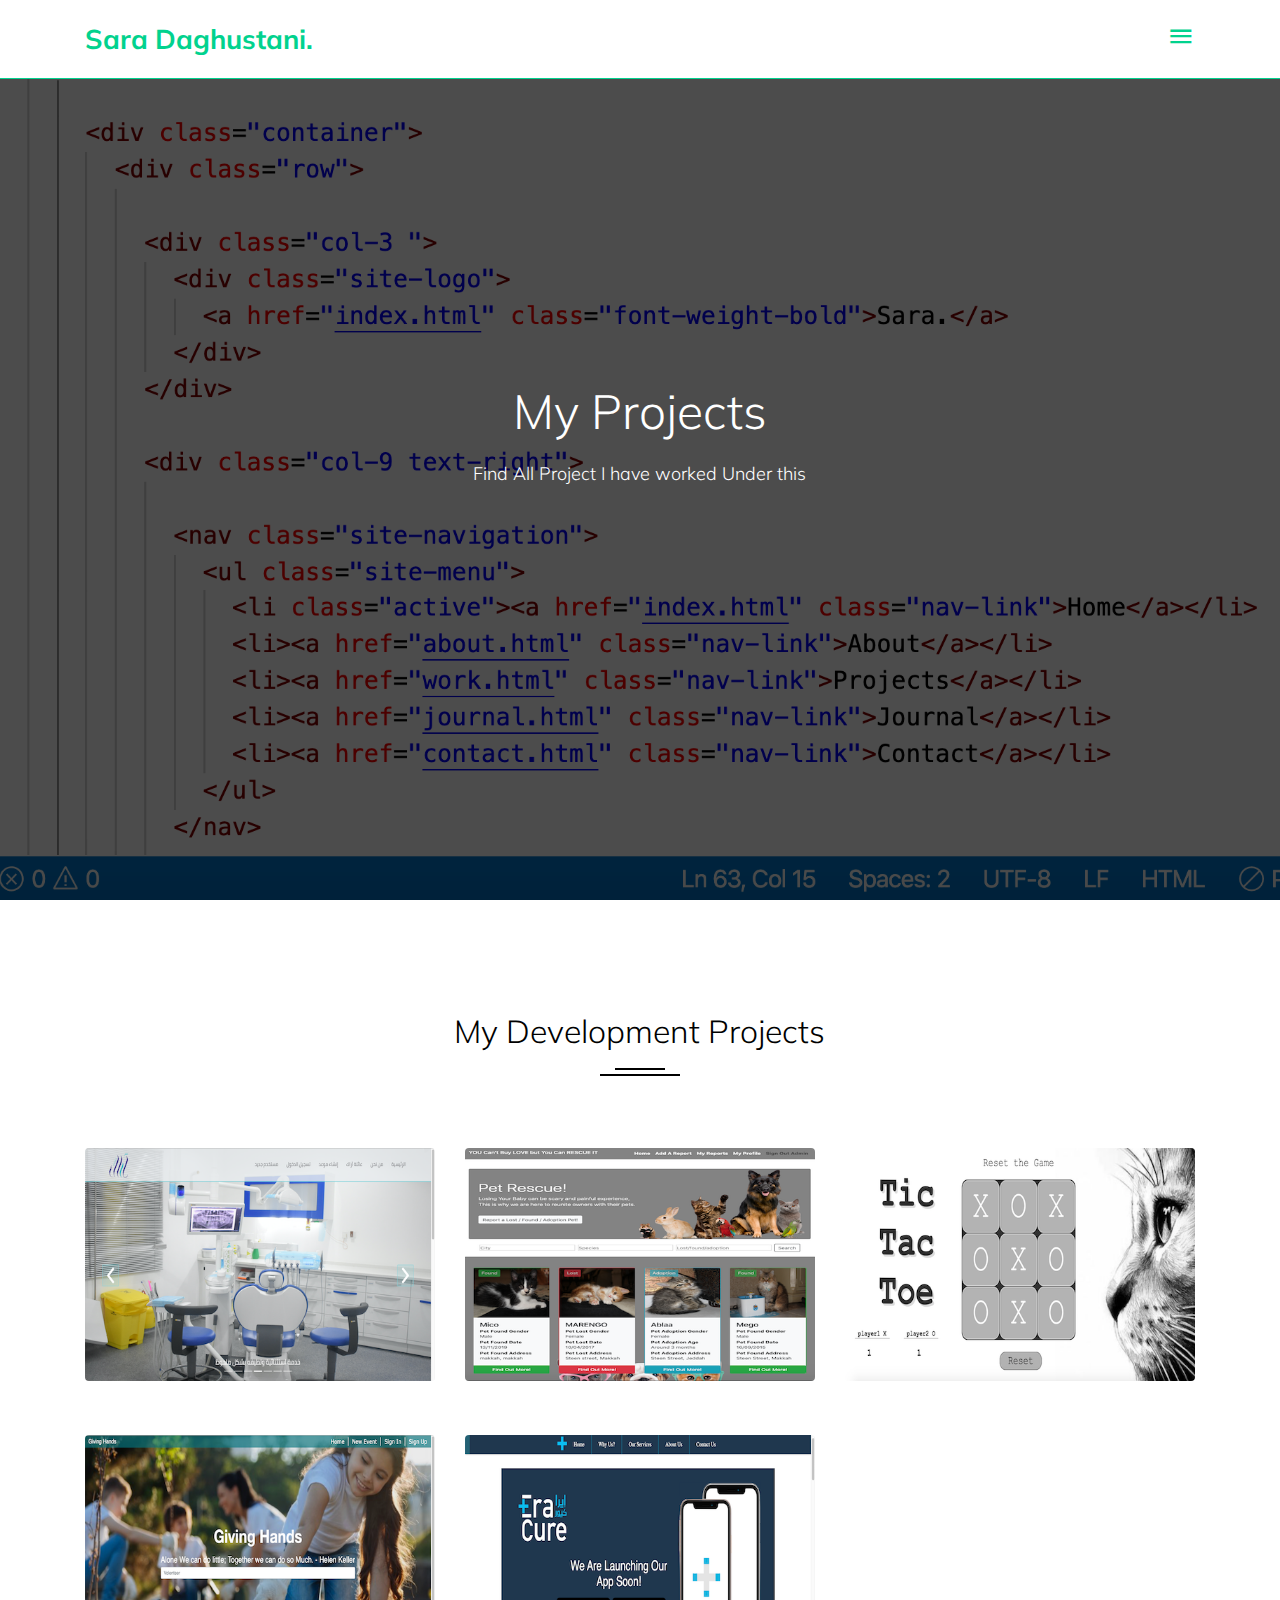
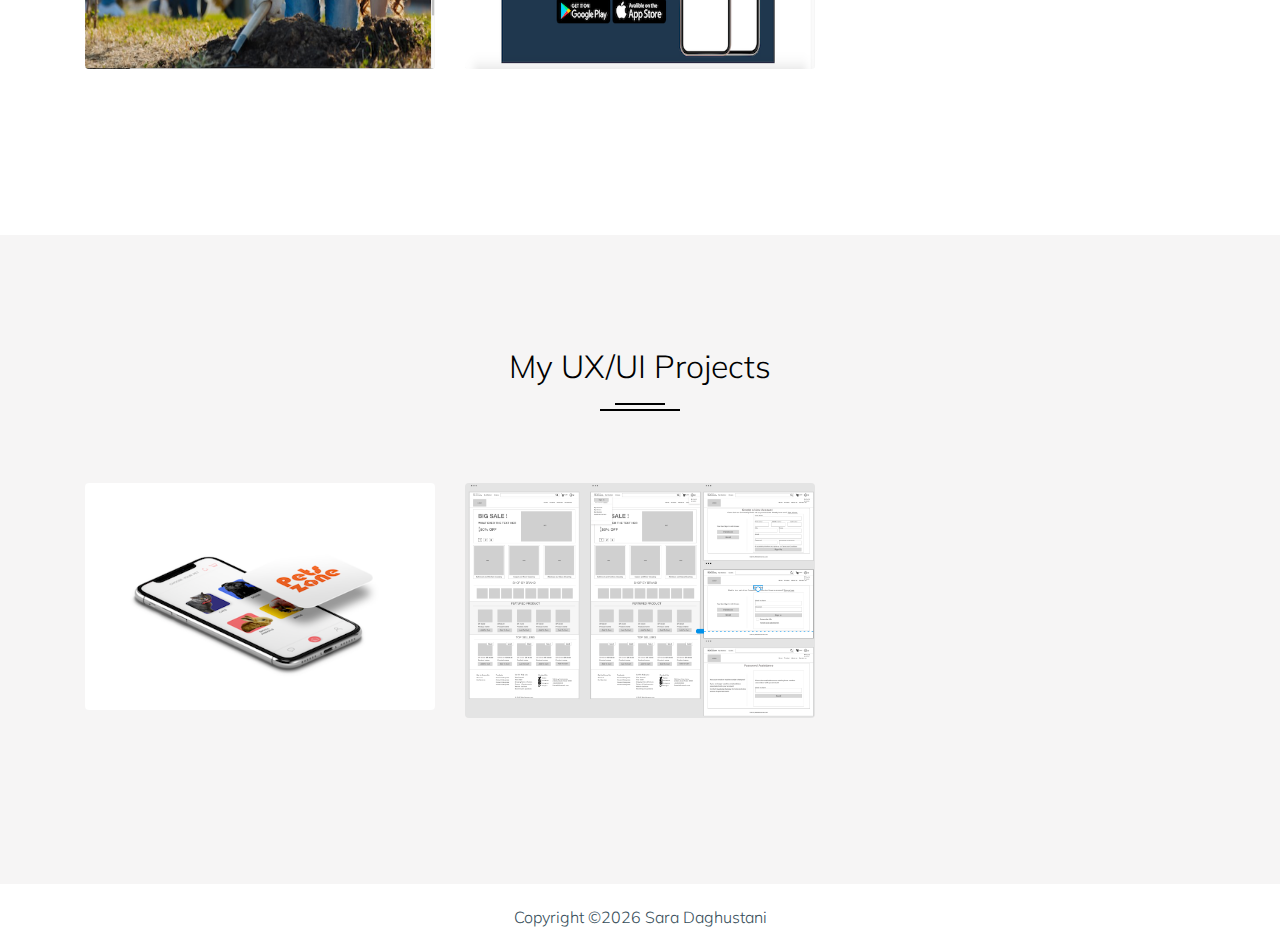
<file: work.html>
<!doctype html>
<html lang="en">

 
  <head>
    <title>Sara Daghustani &mdash; Portfolio Website </title>
    <meta charset="utf-8">
    <meta name="viewport" content="width=device-width, initial-scale=1, shrink-to-fit=no">
    <!-- TEXT FONT -->
    <link href="https://fonts.googleapis.com/css?family=Muli:400,700" rel="stylesheet">
    <!-- Bootsrtap -->
    <link rel="stylesheet" href="css/bootstrap.min.css">

    <!-- MAIN CSS -->
    <link rel="stylesheet" href="css/style.css">
  
    <!-- Link -->
    <link rel="stylesheet" href="fonts/icomoon/style.css">
  </head>

  <body>
        <!-- navbar-toggler Icone -->
        <div class="site-mobile-menu site-navbar-target">
          <div class="site-mobile-menu-header">
            <div class="site-mobile-menu-close mt-3">
              <span class="icon-close2 js-menu-toggle"></span>
            </div>
          </div>
          <div class="site-mobile-menu-body"></div>
        </div>
  
        <!-- Header -->
        <header class="site-navbar site-navbar-target" role="banner">
          <!-- Header Container -->
          <div class="container">
            <!-- Header Row -->
            <div class="row align-items-center position-relative">
              <!-- Col with site logo-->
              <div class="col-3 ">
                <div class="site-logo">
                  <a href="index.html" class="font-weight-bold">Sara Daghustani.</a>
                </div>
              </div>
               <!-- End of Col with site logo -->
               
               <!-- Col with toggle icon and Navbar menu -->
              <div class="col-9  text-right">
                <!-- Toggle icon-->
                <span class="d-inline-block d-lg-block">
                  <a href="#" class="text-white site-menu-toggle js-menu-toggle py-5 text-white">
                    <span class="icon-menu h3 text-white"></span>
                  </a>
                </span>
                <!-- End of Toggle icon-->
  
                <!-- Navbar menu  -->
                <nav class="site-navigation text-right ml-auto d-none d-lg-none" role="navigation">
                  <ul class="site-menu main-menu js-clone-nav ml-auto ">
                    <li><a href="index.html" class="nav-link">Home</a></li>
                    <li><a href="about.html" class="nav-link">About</a></li>
                    <li class="active"><a href="work.html" class="nav-link">Project</a></li>
                    <li><a href="contact.html" class="nav-link">Contact</a></li>
                  </ul>
                </nav>
                <!-- End of Navbar menu -->
              </div>
            <!--End of Col with toggle icon and Navbar menu -->
            </div>
           <!-- End of Header Row -->
          </div>
          <!-- End of Header Container -->
        </header>
        <!-- End of Header -->

    <!-- Cover Page with background Image with container of Inofrmation with H1 header, P Pargraph -->
    <div class="site-section-cover overlay" style="background-image: url('images/home.png')">
      <div class="container">
        <div class="row align-items-center justify-content-center">
          <div class="col-md-7 text-center">
            <h1 class="mb-4 text-white"> My Projects </h1>
            <p class="mb-4">Find All Project I have worked Under this</p>
          </div>
        </div>
      </div>
    </div>
  <!-- End of Cover Page -->


<!-- My Projects Page  -->
<div class="site-section">
  <div class="container">

    <div class="row mb-5">
      <div class="col-md-7 mx-auto text-center">
        <h2 class="heading-29190">My Development Projects</h2>
      </div>
    </div>

    <div class="row">
       <!-- Project1  -->
       <div class="col-md-6 col-lg-4 mb-4">
        <div class="item web">
          <a href="Arak.html" class="item-wrap text-center">
            <span>Arak Digital Dental Clinics</span>
            <img class="img-fluid" src="images/arak/Arak.png">
          </a>
        </div>
      </div>
      <!-- End of Project1  -->

      <!-- Project2  -->
      <div class="col-md-6 col-lg-4 mb-4">
        <div class="item web">
          <a href="PetRescue.html" class="item-wrap text-center">
            <span>Pet Rescue!</span>
            <img class="img-fluid" src="images/pet/PetRescue.png">
          </a>
        </div>
      </div>
      <!-- End of Project2  -->

      <!-- Project3  -->
      <div class="col-md-6 col-lg-4 mb-4">
        <div class="item web">
          <a href="TicTacToe.html" class="item-wrap text-center">
            <span>Tic Tac Toe</span>
            <img class="img-fluid" src="images/tic/tic5.png">
          </a>
        </div>
      </div>
      <!-- End of Project3  -->

      

      <!-- Project4  -->
      <div class="col-md-6 col-lg-4 mb-4">
        <div class="item web">
          <a href="GivingHands.html" class="item-wrap text-center">
            <span>Giving Hands</span> 
            <img class="img-fluid" src="images/giving/giving1.png">
          </a>
        </div>
      </div>
      <!-- End of Project4  -->


      <!-- Project5  -->
      <div class="col-md-6 col-lg-4 mb-4">
        <div class="item web">
          <a href="EraCure.html" class="item-wrap text-center">
            <span>EraCure</span>
            <img class="img-fluid" src="images/era/era1.png">
          </a>
        </div>
      </div>
    <!-- End of Project5  -->

 <!-- Project6  -->
 <!-- <div class="col-md-6 col-lg-4 mb-4">
  <div class="item web">
    <a href="" class="item-wrap text-center">
      <span>Portfolio</span>
      <img class="img-fluid" src="images/1.png">
    </a>
  </div>
</div> -->
<!-- End of Project6  -->

  </div>
</div> 
</div> 
<!-- End of My Projects -->

<!-- My Projects Page  -->
<div class="site-section bg-light">
  <div class="container">

    <div class="row mb-5">
      <div class="col-md-7 mx-auto text-center">
        <h2 class="heading-29190">My UX/UI Projects</h2>
      </div>
    </div>

    <div class="row">
       <!-- Project1  -->
       <div class="col-md-6 col-lg-4 mb-4">
        <div class="item web">
          <a href="PetsZone.html" class="item-wrap text-center">
            <span>Pets Zone</span>
            <img class="img-fluid" src="images/petszone/zone.png">
          </a>
        </div>
      </div>
      <!-- End of Project1  -->

      <!-- Project2  -->
      <div class="col-md-6 col-lg-4 mb-4">
        <div class="item web">
          <a href="CleaningWebsite.html" class="item-wrap text-center">
            <span>Cleaning Website Wireframe</span>
            <img class="img-fluid" src="images/cleaning/CleaningWbsite.png">
          </a>
        </div>
      </div>
      <!-- End of Project2  -->
    <!-- Project3  -->
    <!-- <div class="col-md-6 col-lg-4 mb-4">
      <div class="item web">
        <a href="" class="item-wrap text-center">
          <span>BLAA</span>
          <img class="img-fluid" src="images/1.png">
        </a>
      </div>
    </div> -->
    <!-- End of Project3  -->
  </div>
</div> 
</div>
<!-- End of My Projects -->

    <!-- Footer  -->
    <footer class="">
      <div class="container">
        <div class="row pt-1  text-center">
          <div class="col-md-12">
              <p class="mt-3">
            Copyright &copy;<script>document.write(new Date().getFullYear());</script> Sara Daghustani  
            </p>
            </div>
          </div>
        </div>
      </div>
    </footer>
    <!-- End of Footer -->

    <!-- Script for navbar-toggler -->
    <script src="js/jquery-3.3.1.min.js"></script>
    <script src="js/aos.js"></script>
    <script src="js/main.js"></script>
    <!-- End of Script for navbar-toggler -->
  </body>
</html>
</file>
<file: css/style.css>
.fa{
  width: 50%; 
}
.image-flip:hover .backside,
.image-flip.hover .backside {
    -webkit-transform: rotateY(0deg);
    -moz-transform: rotateY(0deg);
    -o-transform: rotateY(0deg);
    -ms-transform: rotateY(0deg);
    transform: rotateY(0deg);
    border-radius: .25rem;
}

.image-flip:hover .frontside,
.image-flip.hover .frontside {
    -webkit-transform: rotateY(180deg);
    -moz-transform: rotateY(180deg);
    -o-transform: rotateY(180deg);
    transform: rotateY(180deg);
}

.mainflip {
    -webkit-transition: 1s;
    -webkit-transform-style: preserve-3d;
    -ms-transition: 1s;
    -moz-transition: 1s;
    -moz-transform: perspective(1000px);
    -moz-transform-style: preserve-3d;
    -ms-transform-style: preserve-3d;
    transition: 1s;
    transform-style: preserve-3d;
    position: relative;
}

.frontside {
    position: relative;
    -webkit-transform: rotateY(0deg);
    -ms-transform: rotateY(0deg);
    z-index: 2;
    margin-bottom: 30px;
}

.backside {
    position: absolute;
    top: 0;
    left: 0;
    background: white;
    -webkit-transform: rotateY(-180deg);
    -moz-transform: rotateY(-180deg);
    -o-transform: rotateY(-180deg);
    -ms-transform: rotateY(-180deg);
    transform: rotateY(-180deg);
    -webkit-box-shadow: 5px 7px 9px -4px rgb(158, 158, 158);
    -moz-box-shadow: 5px 7px 9px -4px rgb(158, 158, 158);
    box-shadow: 5px 7px 9px -4px rgb(158, 158, 158);
}

.frontside,
.backside {
    -webkit-backface-visibility: hidden;
    -moz-backface-visibility: hidden;
    -ms-backface-visibility: hidden;
    backface-visibility: hidden;
    -webkit-transition: 1s;
    -webkit-transform-style: preserve-3d;
    -moz-transition: 1s;
    -moz-transform-style: preserve-3d;
    -o-transition: 1s;
    -o-transform-style: preserve-3d;
    -ms-transition: 1s;
    -ms-transform-style: preserve-3d;
    transition: 1s;
    transform-style: preserve-3d;
}

.frontside .card, .backside .card
{
    min-height: 375px;
}


.frontside .card .card-title,
.backside .card .card-title {
    color: #01d28e!important;
}

.frontside .card .card-body img {
    width: 120px;
    height: 120px;
    border-radius: 50%;
}
.alart {
  text-align:center;
  padding :10px;
  background: #01d28e;
  color: white;
  margin-bottom: 150px;
  display: none;
  margin-top: 150px;
}

ul.timeline {
  list-style-type: none;
  position: relative;
}
ul.timeline:before {
  content: ' ';
  background: #d4d9df;
  display: inline-block;
  position: absolute;
  left: 29px;
  width: 2px;
  height: 100%;
  z-index: 400;
}
ul.timeline > li {
  margin: 20px 0;
  padding-left: 20px;
}
ul.timeline > li:before {
  content: ' ';
  background: white;
  display: inline-block;
  position: absolute;
  border-radius: 50%;
  border: 3px solid #01d28e;
  left: 20px;
  width: 20px;
  height: 20px;
  z-index: 400;
}


.card {
  border: none;
}



.vgr-cards .card {
  display: -webkit-box;
  display: flex;
  flex-flow: wrap;
  -webkit-box-flex: 100%;
          flex: 100%;
  margin-bottom: 40px;
}
.vgr-cards .card:nth-child(even) .card-img-body {
  -webkit-box-ordinal-group: 3;
          order: 2;
}
.vgr-cards .card:nth-child(even) .card-body {
  padding-left: 0;
  padding-right: 1.25rem;
}
@media (max-width: 576px) {
  .vgr-cards .card {
    display: block;
  }
}
.vgr-cards .card-img-body {
  -webkit-box-flex: 1;
          flex: 1;
  overflow: hidden;
  position: relative;
}
@media (max-width: 576px) {
  .vgr-cards .card-img-body {
    width: 100%;
    height: 200px;
    margin-bottom: 20px;
  }
}
.vgr-cards .card-img {
  width: 100%;
  height: auto;
  position: absolute;
  margin-left: 50%;
  -webkit-transform: translateX(-50%);
          transform: translateX(-50%);
}
@media (max-width: 1140px) {
  .vgr-cards .card-img {
    margin: 0;
    -webkit-transform: none;
            transform: none;
    width: 100%;
    height: auto;
  }
}
.vgr-cards .card-body {
  -webkit-box-flex: 2;
          flex: 2;
  padding: 0 0 0 1.25rem;
}
@media (max-width: 576px) {
  .vgr-cards .card-body {
    padding: 0;
  }
}

/* Base */

html {
  overflow-x: hidden; }

.font-size-10 {
  font-size: 10px; }

.font-size-11 {
  font-size: 11px; }

.font-size-12 {
  font-size: 12px; }

.font-size-13 {
  font-size: 13px; }

.font-size-14 {
  font-size: 14px; }

.font-size-15 {
  font-size: 15px; }

.font-size-16 {
  font-size: 16px; }

.font-size-17 {
  font-size: 17px; }

.font-size-18 {
  font-size: 18px; }

.font-size-19 {
  font-size: 19px; }

.font-size-20 {
  font-size: 20px; }

.font-size-21 {
  font-size: 21px; }

.font-size-22 {
  font-size: 22px; }

.font-size-23 {
  font-size: 23px; }

.font-size-24 {
  font-size: 24px; }

.font-size-25 {
  font-size: 25px; }

.font-size-26 {
  font-size: 26px; }

.font-size-27 {
  font-size: 27px; }

.font-size-28 {
  font-size: 28px; }

.font-size-29 {
  font-size: 29px; }

.font-size-30 {
  font-size: 30px; }

.serif {
  font-family: "Hepta Slab", serif; }

.font-gray-1 {
  color: #f7f7f7; }

.font-gray-2 {
  color: #e9e9e9; }

.font-gray-3 {
  color: #d9d9d9; }

.font-gray-4 {
  color: #c9c9c9; }

.font-gray-5, .block-heading-1 span {
  color: #b8b8b8; }

.font-gray-6 {
  color: #a8a8a8; }

.font-gray-7 {
  color: #939393; }

.font-gray-8 {
  color: #7b7b7b; }

.font-gray-9 {
  color: #636363 #4d4d4d; }

.font-gray-10 {
  color: #353535; }

.border-gray-1 {
  border-color: #f7f7f7; }

.border-gray-2 {
  border-color: #e9e9e9; }

.border-gray-3 {
  border-color: #d9d9d9; }

.border-gray-4 {
  border-color: #c9c9c9; }

.border-gray-5 {
  border-color: #b8b8b8; }

.border-gray-6 {
  border-color: #a8a8a8; }

.border-gray-7 {
  border-color: #939393; }

.border-gray-8 {
  border-color: #7b7b7b; }

.border-gray-9 {
  border-color: #636363 #4d4d4d; }

.border-gray-10 {
  border-color: #353535; }

.bg-gray-1 {
  border-color: #f7f7f7; }

.bg-gray-2 {
  border-color: #e9e9e9; }

.bg-gray-3 {
  border-color: #d9d9d9; }

.bg-gray-4 {
  border-color: #c9c9c9; }

.bg-gray-5 {
  border-color: #b8b8b8; }

.bg-gray-6 {
  border-color: #a8a8a8; }

.bg-gray-7 {
  border-color: #939393; }

.bg-gray-8 {
  border-color: #7b7b7b; }

.bg-gray-9 {
  border-color: #636363 #4d4d4d; }

.bg-gray-10 {
  border-color: #353535; }

.letter-spacing-1 {
  letter-spacing: 0.1em; }

.letter-spacing-2 {
  letter-spacing: 0.2em; }

.border-w-1 {
  border-width: 1px; }

.border-w-2 {
  border-width: 2px; }

.border-w-3 {
  border-width: 3px; }

.border-w-4 {
  border-width: 4px; }

.border-w-5 {
  border-width: 5px; }

.primary-black--hover {
  background: #01d28e;
  color: #fff; }
  .primary-black--hover:hover {
    background: #000;
    color: #fff; }

.primary-dark--hover {
  background: #01d28e;
  color: #fff; }
  .primary-dark--hover:hover {
    background: gray;
    color: #fff; }

.primary-primary-outline--hover {
  background: #01d28e;
  color: #fff; }
  .primary-primary-outline--hover:hover {
    border-color: #01d28e;
    background: transparent; }

.primary-outline-primary--hover {
  background: transparent;
  border-color: #01d28e; }
  .primary-outline-primary--hover:hover {
    color: #fff;
    background: #01d28e; }

body {
  line-height: 1.7;
  color: #364d59 !important;
  font-weight: 300;
  font-size: 1rem; }

::-moz-selection {
  background: #000;
  color: #fff; }

::selection {
  background: #000;
  color: #fff; }

a {
  -webkit-transition: .3s all ease;
  -o-transition: .3s all ease;
  transition: .3s all ease;
  text-decoration: none; }
  a:hover {
    text-decoration: none; }

h1, h2, h3, h4, h5,
.h1, .h2, .h3, .h4, .h5 {
  font-weight: 300;
  color: #000; }

.border-2 {
  border-width: 2px; }

.text-black {
  color: #000 !important; }

.bg-black {
  background: #000 !important; }

.color-black-opacity-5 {
  color: rgba(0, 0, 0, 0.5); }

.color-white-opacity-5 {
  color: rgba(255, 255, 255, 0.5); }

.btn {
  border-radius: 30px;
  padding: 10px 20px;
  text-decoration: none;
  font-weight: bold; }
  .btn:active, .btn:focus {
    outline: none;
    -webkit-box-shadow: none;
    box-shadow: none; }
  .btn.btn-outline-white {
    border-color: #fff;
    background: transparent;
    color: #fff; }
    .btn.btn-outline-white:hover {
      background: #fff;
      border-color: #fff;
      color: #000; }

.line-height-1 {
  line-height: 1 !important; }

.bg-black {
  background: #000; }

.form-control {
  height: 55px;
  background: #fff !important;
  font-family: "Muli", -apple-system, BlinkMacSystemFont, "Segoe UI", Roboto, "Helvetica Neue", Arial, "Noto Sans", sans-serif, "Apple Color Emoji", "Segoe UI Emoji", "Segoe UI Symbol", "Noto Color Emoji"; }
  .form-control:active, .form-control:focus {
    border-color: #01d28e; }
  .form-control:hover, .form-control:active, .form-control:focus {
    -webkit-box-shadow: none !important;
    box-shadow: none !important; }

.site-section {
  padding: .5em 0; }
  @media (min-width: 768px) {
    .site-section {
      padding: 5em 0; } }
  .site-section.site-section-sm {
    padding: 4em 0; }

.site-footer {
  padding: 4em 0;
  background: #efefef; }
  @media (min-width: 768px) {
    .site-footer {
      padding: 8em 0; } }
  .site-footer .border-top {
    border-top: 1px solid rgba(255, 255, 255, 0.1) !important; }
  .site-footer p {
    color: #777; }
  .site-footer h2, .site-footer h3, .site-footer h4, .site-footer h5 {
    color: #000; }
  .site-footer a {
    color: #01d28e; }
    .site-footer a:hover {
      color: #000; }
  .site-footer ul li {
    margin-bottom: 10px; }
  .site-footer .footer-heading {
    font-size: 16px;
    color: #000; }

.bg-text-line {
  display: inline;
  background: #000;
  -webkit-box-shadow: 20px 0 0 #000, -20px 0 0 #000;
  box-shadow: 20px 0 0 #000, -20px 0 0 #000; }

.text-white-opacity-05 {
  color: rgba(255, 255, 255, 0.5); }

.text-black-opacity-05 {
  color: rgba(0, 0, 0, 0.5); }

.hover-bg-enlarge {
  overflow: hidden;
  position: relative; }
  @media (max-width: 991.98px) {
    .hover-bg-enlarge {
      height: auto !important; } }
  .hover-bg-enlarge > div {
    -webkit-transform: scale(1);
    -ms-transform: scale(1);
    transform: scale(1);
    -webkit-transition: .8s all ease-in-out;
    -o-transition: .8s all ease-in-out;
    transition: .8s all ease-in-out; }
  .hover-bg-enlarge:hover > div, .hover-bg-enlarge:focus > div, .hover-bg-enlarge:active > div {
    -webkit-transform: scale(1.2);
    -ms-transform: scale(1.2);
    transform: scale(1.2); }
  @media (max-width: 991.98px) {
    .hover-bg-enlarge .bg-image-md-height {
      height: 300px !important; } }

.bg-image {
  background-size: cover;
  background-position: center center;
  background-repeat: no-repeat;
  background-attachment: fixed; }
  .bg-image.overlay {
    position: relative; }
    .bg-image.overlay:after {
      position: absolute;
      content: "";
      top: 0;
      left: 0;
      right: 0;
      bottom: 0;
      z-index: 0;
      width: 100%;
      background: rgba(0, 0, 0, 0.7); }
  .bg-image > .container {
    position: relative;
    z-index: 1; }

@media (max-width: 991.98px) {
  .img-md-fluid {
    max-width: 100%; } }

@media (max-width: 991.98px) {
  .display-1, .display-3 {
    font-size: 3rem; } }

.play-single-big {
  width: 90px;
  height: 90px;
  display: inline-block;
  border: 2px solid #fff;
  color: #fff !important;
  border-radius: 50%;
  position: relative;
  -webkit-transition: .3s all ease-in-out;
  -o-transition: .3s all ease-in-out;
  transition: .3s all ease-in-out; }
  .play-single-big > span {
    font-size: 50px;
    position: absolute;
    top: 50%;
    left: 50%;
    -webkit-transform: translate(-40%, -50%);
    -ms-transform: translate(-40%, -50%);
    transform: translate(-40%, -50%); }
  .play-single-big:hover {
    width: 120px;
    height: 120px; }

.overlap-to-top {
  margin-top: -150px; }

.ul-check {
  margin-bottom: 50px; }
  .ul-check li {
    position: relative;
    padding-left: 35px;
    margin-bottom: 15px;
    line-height: 1.5; }
    .ul-check li:before {
      left: 0;
      font-size: 20px;
      top: -.3rem;
      font-family: "icomoon";
      content: "\e5ca";
      position: absolute; }
  .ul-check.white li:before {
    color: #fff; }
  .ul-check.success li:before {
    color: #01d28e; }
  .ul-check.primary li:before {
    color: #01d28e; }

.select-wrap, .wrap-icon {
  position: relative; }
  .select-wrap .icon, .wrap-icon .icon {
    position: absolute;
    right: 10px;
    top: 50%;
    -webkit-transform: translateY(-50%);
    -ms-transform: translateY(-50%);
    transform: translateY(-50%);
    font-size: 22px; }
  .select-wrap select, .wrap-icon select {
    -webkit-appearance: none;
    -moz-appearance: none;
    appearance: none;
    width: 100%; }

.top-bar {
  border-bottom: 1px solid #e9ecef !important; }

/* Navbar */
.site-navbar {
  margin-bottom: 0px;
  z-index: 1999;
  background-color: white;
  position: fixed;
  border-bottom: 1px solid #01d28e ;
  top: 0;
  width: 100%;
  padding: 1rem; }
  @media (max-width: 991.98px) {
    .site-navbar {
      padding-top: 0;
      padding-bottom: 0; } }
  .site-navbar .toggle-button {
    position: absolute;
    right: 0px; }
  .site-navbar .site-logo {
    margin: 0;
    padding: 0;
    font-size: 1.7rem; }
    .site-navbar .site-logo a {
      color: #01d28e; }
    @media (max-width: 991.98px) {
      .site-navbar .site-logo {
        float: left;
        position: relative; } }
  .site-navbar .site-navigation.border-bottom {
    border-bottom: 1px solid white !important; }
  .site-navbar .site-navigation .site-menu {
    margin: 0;
    padding: 0;
    margin-bottom: 0; }
    .site-navbar .site-navigation .site-menu .active {
      color: #01d28e !important; }
    .site-navbar .site-navigation .site-menu a {
      text-decoration: none !important;
      display: inline-block; }
    .site-navbar .site-navigation .site-menu > li {
      display: inline-block; }
      .site-navbar .site-navigation .site-menu > li > a {
        margin-left: 15px;
        margin-right: 15px;
        padding: 20px 0px;
        color: #fff !important;
        display: inline-block;
        text-decoration: none !important; }
        .site-navbar .site-navigation .site-menu > li > a:hover {
          color: #01d28e; }
      .site-navbar .site-navigation .site-menu > li.active > a {
        color: #01d28e !important; }
    .site-navbar .site-navigation .site-menu .has-children {
      position: relative; }
      .site-navbar .site-navigation .site-menu .has-children > a {
        position: relative;
        padding-right: 20px; }
        .site-navbar .site-navigation .site-menu .has-children > a:before {
          position: absolute;
          content: "\e313";
          font-size: 16px;
          top: 50%;
          right: 0;
          -webkit-transform: translateY(-50%);
          -ms-transform: translateY(-50%);
          transform: translateY(-50%);
          font-family: 'icomoon'; }
      .site-navbar .site-navigation .site-menu .has-children .dropdown {
        visibility: hidden;
        opacity: 0;
        top: 100%;
        position: absolute;
        text-align: left;
        border-top: 2px solid #01d28e;
        -webkit-box-shadow: 0 2px 10px -2px rgba(0, 0, 0, 0.1);
        box-shadow: 0 2px 10px -2px rgba(0, 0, 0, 0.1);
        padding: 0px 0;
        margin-top: 20px;
        margin-left: 0px;
        background: #fff;
        -webkit-transition: 0.2s 0s;
        -o-transition: 0.2s 0s;
        transition: 0.2s 0s; }
        .site-navbar .site-navigation .site-menu .has-children .dropdown.arrow-top {
          position: absolute; }
          .site-navbar .site-navigation .site-menu .has-children .dropdown.arrow-top:before {
            display: none;
            bottom: 100%;
            left: 20%;
            border: solid transparent;
            content: " ";
            height: 0;
            width: 0;
            position: absolute;
            pointer-events: none; }
          .site-navbar .site-navigation .site-menu .has-children .dropdown.arrow-top:before {
            border-color: rgba(136, 183, 213, 0);
            border-bottom-color: #fff;
            border-width: 10px;
            margin-left: -10px; }
        .site-navbar .site-navigation .site-menu .has-children .dropdown a {
          text-transform: none;
          letter-spacing: normal;
          -webkit-transition: 0s all;
          -o-transition: 0s all;
          transition: 0s all;
          color: #000 !important; }
          .site-navbar .site-navigation .site-menu .has-children .dropdown a.active {
            color: #01d28e !important;
            background: #f8f9fa; }
        .site-navbar .site-navigation .site-menu .has-children .dropdown > li {
          list-style: none;
          padding: 0;
          margin: 0;
          min-width: 200px; }
          .site-navbar .site-navigation .site-menu .has-children .dropdown > li > a {
            padding: 9px 20px;
            display: block; }
            .site-navbar .site-navigation .site-menu .has-children .dropdown > li > a:hover {
              background: #f8f9fa;
              color: #ced4da; }
          .site-navbar .site-navigation .site-menu .has-children .dropdown > li.has-children > a:before {
            content: "\e315";
            right: 20px; }
          .site-navbar .site-navigation .site-menu .has-children .dropdown > li.has-children > .dropdown, .site-navbar .site-navigation .site-menu .has-children .dropdown > li.has-children > ul {
            left: 100%;
            top: 0; }
          .site-navbar .site-navigation .site-menu .has-children .dropdown > li.has-children:hover > a, .site-navbar .site-navigation .site-menu .has-children .dropdown > li.has-children:active > a, .site-navbar .site-navigation .site-menu .has-children .dropdown > li.has-children:focus > a {
            background: #f8f9fa;
            color: #ced4da; }
      .site-navbar .site-navigation .site-menu .has-children:hover > a, .site-navbar .site-navigation .site-menu .has-children:focus > a, .site-navbar .site-navigation .site-menu .has-children:active > a {
        color: #01d28e; }
      .site-navbar .site-navigation .site-menu .has-children:hover, .site-navbar .site-navigation .site-menu .has-children:focus, .site-navbar .site-navigation .site-menu .has-children:active {
        cursor: pointer; }
        .site-navbar .site-navigation .site-menu .has-children:hover > .dropdown, .site-navbar .site-navigation .site-menu .has-children:focus > .dropdown, .site-navbar .site-navigation .site-menu .has-children:active > .dropdown {
          -webkit-transition-delay: 0s;
          -o-transition-delay: 0s;
          transition-delay: 0s;
          margin-top: 0px;
          visibility: visible;
          opacity: 1; }

.site-mobile-menu {
  width: 300px;
  position: fixed;
  right: 0;
  z-index: 2000;
  padding-top: 20px;
  background: #fff;
  height: calc(100vh);
  -webkit-transform: translateX(110%);
  -ms-transform: translateX(110%);
  transform: translateX(110%);
  -webkit-box-shadow: -10px 0 20px -10px rgba(0, 0, 0, 0.1);
  box-shadow: -10px 0 20px -10px rgba(0, 0, 0, 0.1);
  -webkit-transition: .3s all ease-in-out;
  -o-transition: .3s all ease-in-out;
  transition: .3s all ease-in-out; }
  .offcanvas-menu .site-mobile-menu {
    -webkit-transform: translateX(0%);
    -ms-transform: translateX(0%);
    transform: translateX(0%); }
  .site-mobile-menu .site-mobile-menu-header {
    width: 100%;
    float: left;
    padding-left: 20px;
    padding-right: 20px; }
    .site-mobile-menu .site-mobile-menu-header .site-mobile-menu-close {
      float: right;
      margin-top: 8px; }
      .site-mobile-menu .site-mobile-menu-header .site-mobile-menu-close span {
        font-size: 30px;
        display: inline-block;
        padding-left: 10px;
        padding-right: 0px;
        line-height: 1;
        cursor: pointer;
        -webkit-transition: .3s all ease;
        -o-transition: .3s all ease;
        transition: .3s all ease; }
        .site-mobile-menu .site-mobile-menu-header .site-mobile-menu-close span:hover {
          color: #ced4da; }
    .site-mobile-menu .site-mobile-menu-header .site-mobile-menu-logo {
      float: left;
      margin-top: 10px;
      margin-left: 0px; }
      .site-mobile-menu .site-mobile-menu-header .site-mobile-menu-logo a {
        display: inline-block;
        text-transform: uppercase; }
        .site-mobile-menu .site-mobile-menu-header .site-mobile-menu-logo a img {
          max-width: 70px; }
        .site-mobile-menu .site-mobile-menu-header .site-mobile-menu-logo a:hover {
          text-decoration: none; }
  .site-mobile-menu .site-mobile-menu-body {
    overflow-y: scroll;
    -webkit-overflow-scrolling: touch;
    position: relative;
    padding: 0 20px 20px 20px;
    height: calc(100vh - 52px);
    padding-bottom: 150px; }
  .site-mobile-menu .site-nav-wrap {
    padding: 0;
    margin: 0;
    list-style: none;
    position: relative; }
    .site-mobile-menu .site-nav-wrap a {
      padding: 10px 20px;
      display: block;
      position: relative;
      color: #212529; }
      .site-mobile-menu .site-nav-wrap a:hover {
        color: #01d28e; }
    .site-mobile-menu .site-nav-wrap li {
      position: relative;
      display: block; }
      .site-mobile-menu .site-nav-wrap li .nav-link.active {
        color: #01d28e; }
      .site-mobile-menu .site-nav-wrap li.active > a {
        color: #01d28e; }
    .site-mobile-menu .site-nav-wrap .arrow-collapse {
      position: absolute;
      right: 0px;
      top: 10px;
      z-index: 20;
      width: 36px;
      height: 36px;
      text-align: center;
      cursor: pointer;
      border-radius: 50%; }
      .site-mobile-menu .site-nav-wrap .arrow-collapse:hover {
        background: #f8f9fa; }
      .site-mobile-menu .site-nav-wrap .arrow-collapse:before {
        font-size: 12px;
        z-index: 20;
        font-family: "icomoon";
        content: "\f078";
        position: absolute;
        top: 50%;
        left: 50%;
        -webkit-transform: translate(-50%, -50%) rotate(-180deg);
        -ms-transform: translate(-50%, -50%) rotate(-180deg);
        transform: translate(-50%, -50%) rotate(-180deg);
        -webkit-transition: .3s all ease;
        -o-transition: .3s all ease;
        transition: .3s all ease; }
      .site-mobile-menu .site-nav-wrap .arrow-collapse.collapsed:before {
        -webkit-transform: translate(-50%, -50%);
        -ms-transform: translate(-50%, -50%);
        transform: translate(-50%, -50%); }
    .site-mobile-menu .site-nav-wrap > li {
      display: block;
      position: relative;
      float: left;
      width: 100%; }
      .site-mobile-menu .site-nav-wrap > li > a {
        padding-left: 20px;
        font-size: 20px; }
      .site-mobile-menu .site-nav-wrap > li > ul {
        padding: 0;
        margin: 0;
        list-style: none; }
        .site-mobile-menu .site-nav-wrap > li > ul > li {
          display: block; }
          .site-mobile-menu .site-nav-wrap > li > ul > li > a {
            padding-left: 40px;
            font-size: 16px; }
          .site-mobile-menu .site-nav-wrap > li > ul > li > ul {
            padding: 0;
            margin: 0; }
            .site-mobile-menu .site-nav-wrap > li > ul > li > ul > li {
              display: block; }
              .site-mobile-menu .site-nav-wrap > li > ul > li > ul > li > a {
                font-size: 16px;
                padding-left: 60px; }
    .site-mobile-menu .site-nav-wrap[data-class="social"] {
      float: left;
      width: 100%;
      margin-top: 30px;
      padding-bottom: 5em; }
      .site-mobile-menu .site-nav-wrap[data-class="social"] > li {
        width: auto; }
        .site-mobile-menu .site-nav-wrap[data-class="social"] > li:first-child a {
          padding-left: 15px !important; }

.sticky-wrapper {
  position: relative;
  z-index: 100;
  width: 100%;
  position: absolute;
  top: 0; }
  .sticky-wrapper .site-navbar {
    -webkit-transition: .3s all ease;
    -o-transition: .3s all ease;
    transition: .3s all ease; }
  .sticky-wrapper .site-navbar {
    background: #fff; }
    .sticky-wrapper .site-navbar ul li a {
      color: rgba(255, 255, 255, 0.7) !important; }
      .sticky-wrapper .site-navbar ul li a.active {
        color: #fff !important; }
  .sticky-wrapper.is-sticky .site-navbar {
    background: #fff;
    -webkit-box-shadow: 4px 0 20px -5px rgba(0, 0, 0, 0.2);
    box-shadow: 4px 0 20px -5px rgba(0, 0, 0, 0.2); }
    .sticky-wrapper.is-sticky .site-navbar .site-logo a {
      color: #01d28e; }
    .sticky-wrapper.is-sticky .site-navbar ul li a {
      color: #000 !important; }
      .sticky-wrapper.is-sticky .site-navbar ul li a.active {
        color: #01d28e !important; }
  .sticky-wrapper .shrink {
    padding-top: 0px !important;
    padding-bottom: 0px !important; }
    @media (max-width: 991.98px) {
      .sticky-wrapper .shrink {
        padding-top: 30px !important;
        padding-bottom: 30px !important; } }

/* Blocks */
.site-section-cover {
  position: relative;
  background-size: cover;
  background-repeat: no-repeat;
  background-position: center center; }
  .site-section-cover,
  .site-section-cover .container {
    position: relative;
    z-index: 2; }
  .site-section-cover,
  .site-section-cover .container > .row {
    height: calc(100vh - 196px);
    min-height: 100vh; }
    @media (max-width: 991.98px) {
      .site-section-cover,
      .site-section-cover .container > .row {
        height: calc(70vh - 196px);
        min-height: 100vh; } }
  .site-section-cover.overlay {
    position: relative; }
    .site-section-cover.overlay:before {
      position: absolute;
      content: "";
      top: 0;
      left: 0;
      right: 0;
      bottom: 0;
      background: rgba(0, 0, 0, 0.7);
      z-index: 1; }
  .site-section-cover.inner-page,
  .site-section-cover.inner-page .container > .row {
    height: auto;
    min-height: auto;
    padding: 2em 0; }
  .site-section-cover.img-bg-section {
    background-size: cover;
    background-repeat: no-repeat; }
  .site-section-cover h1 {
    font-size: 3rem;
    color: #fff;
    line-height: 1;
    font-weight: 300; }
    @media (max-width: 991.98px) {
      .site-section-cover h1 {
        font-size: 2rem; } }
  .site-section-cover p {
    font-size: 18px;
    color: #fff; }

.site-section {
  padding: 7rem 0; }
  @media (max-width: 991.98px) {
    .site-section {
      padding: 3rem 0; } }

.block-heading-1 span {
  text-transform: uppercase;
  font-size: 12px;
  letter-spacing: .1em;
  font-weight: bold; }

.block-heading-1 h2 {
  font-size: 3rem;
  color: #01d28e; }
  @media (max-width: 991.98px) {
    .block-heading-1 h2 {
      font-size: 2rem; } }

.block-feature-1-wrap {
  margin-bottom: 7rem; }
  .block-feature-1-wrap > .container > .row {
    margin-left: -18px;
    margin-right: -18px; }
    .block-feature-1-wrap > .container > .row > .col,
    .block-feature-1-wrap > .container > .row > [class*="col-"] {
      padding-right: 36px;
      padding-left: 36px; }

.block-feature-1 {
  background: #f2f2f2;
  padding: 30px 30px 30px 50px;
  position: relative; }
  .block-feature-1 h2 {
    font-size: 18px; }
  .block-feature-1 .icon {
    width: 80px;
    height: 80px;
    display: inline-block;
    border-radius: 50%;
    position: absolute;
    left: -40px;
    top: 50%;
    border: 4px solid #fff;
    -webkit-transform: translateY(-50%);
    -ms-transform: translateY(-50%);
    transform: translateY(-50%);
    text-align: center; }
    .block-feature-1 .icon > span {
      font-size: 40px;
      color: #fff;
      position: absolute;
      top: 50%;
      left: 50%;
      -webkit-transform: translate(-50%, -50%);
      -ms-transform: translate(-50%, -50%);
      transform: translate(-50%, -50%); }

.block-img-video-1-wrap .block-img-video-1 {
  position: relative;
  margin-top: -10rem; }
  @media (max-width: 991.98px) {
    .block-img-video-1-wrap .block-img-video-1 {
      margin-top: -6rem; } }

.block-img-video-1 > a {
  display: block;
  position: relative;
  cursor: pointer; }
  .block-img-video-1 > a .icon {
    position: absolute;
    width: 80px;
    height: 80px;
    border-radius: 50%;
    display: inline-block;
    top: 50%;
    left: 50%;
    -webkit-transform: translate(-50%, -50%);
    -ms-transform: translate(-50%, -50%);
    transform: translate(-50%, -50%);
    background: #fff;
    -webkit-transition: .3s all ease-in-out;
    -o-transition: .3s all ease-in-out;
    transition: .3s all ease-in-out; }
    .block-img-video-1 > a .icon > span {
      position: absolute;
      top: 50%;
      font-size: .8rem;
      left: 50%;
      -webkit-transform: translate(-50%, -50%);
      -ms-transform: translate(-50%, -50%);
      transform: translate(-50%, -50%);
      color: #000; }
  .block-img-video-1 > a:hover .icon {
    background: #fff;
    width: 90px;
    height: 90px; }

.block-counter-1 {
  text-align: center; }
  .block-counter-1 .number,
  .block-counter-1 .caption {
    display: block;
    line-height: 1; }
  .block-counter-1 .number {
    color: #01d28e;
    font-size: 4rem;
    position: relative;
    padding-bottom: 20px;
    margin-bottom: 20px; }
    @media (max-width: 991.98px) {
      .block-counter-1 .number {
        font-size: 2rem; } }
    .block-counter-1 .number:after {
      position: absolute;
      content: "";
      width: 50px;
      height: 3px;
      left: 50%;
      bottom: 0;
      -webkit-transform: translateX(-50%);
      -ms-transform: translateX(-50%);
      transform: translateX(-50%);
      background: rgba(52, 58, 64, 0.3); }
  .block-counter-1 .caption {
    font-size: 14px;
    letter-spacing: .05em; }

.block-team-member-1 {
  padding: 30px;
  border: 1px solid #e9ecef;
  background: #fff;
  position: relative;
  top: 0;
  -webkit-transition: .15s all ease-in-out;
  -o-transition: .15s all ease-in-out;
  transition: .15s all ease-in-out; }
  .block-team-member-1 figure img {
    max-width: 130px !important;
    margin-left: auto;
    margin-right: auto; }

.block-social-1 > a {
  display: inline-block;
  width: 30px;
  height: 30px;
  position: relative; }
  .block-social-1 > a span {
    position: absolute;
    top: 50%;
    left: 50%;
    -webkit-transform: translate(-50%, -50%);
    -ms-transform: translate(-50%, -50%);
    transform: translate(-50%, -50%); }

.block-testimony-1 {
  padding: 20px;
  position: relative; }
  .block-testimony-1 blockquote {
    background: #fff;
    padding: 30px;
    font-style: italic;
    font-size: 18px;
    color: #000;
    font-family: 'Georgia', Times, serif;
    position: relative; }
  .block-testimony-1 figure {
    position: relative;
    padding-top: 20px; }
    .block-testimony-1 figure:before {
      position: absolute;
      content: "";
      width: 50px;
      left: 50%;
      display: none;
      top: 0;
      -webkit-transform: translateX(-50%);
      -ms-transform: translateX(-50%);
      transform: translateX(-50%);
      background: #01d28e;
      height: 2px; }
    .block-testimony-1 figure img {
      max-width: 60px; }
  .block-testimony-1 h3 {
    font-size: 18px; }

.block-13 .owl-nav {
  display: none; }

.block-13 .owl-dots {
  text-align: center;
  position: relative;
  bottom: -30px; }
  .block-13 .owl-dots .owl-dot {
    display: inline-block; }
    .block-13 .owl-dots .owl-dot span {
      display: inline-block;
      width: 7px;
      height: 7px;
      border-radius: 4px;
      background: #cccccc;
      -webkit-transition: 0.3s all cubic-bezier(0.32, 0.71, 0.53, 0.53);
      -o-transition: 0.3s all cubic-bezier(0.32, 0.71, 0.53, 0.53);
      transition: 0.3s all cubic-bezier(0.32, 0.71, 0.53, 0.53);
      margin: 3px; }
    .block-13 .owl-dots .owl-dot.active span {
      background: #01d28e; }

.post-entry {
  background: #fff;
  padding: 30px;
  border: 1px solid #e6e6e6;
  border-radius: 4px;
  -webkit-transition: .3s all ease;
  -o-transition: .3s all ease;
  transition: .3s all ease; }
  .post-entry:hover {
    -webkit-box-shadow: 0 5px 15px -5px rgba(0, 0, 0, 0.1);
    box-shadow: 0 5px 15px -5px rgba(0, 0, 0, 0.1); }
  .post-entry h2 {
    font-size: 20px; }
  .post-entry *:last-child {
    margin-bottom: 0; }

.by {
  color: #000;
  border-bottom: 1px dotted #ccc; }
  .by:hover {
    border-bottom: 1px dotted #01d28e; }

.form-control {
  border: none;
  border: 1px solid #e6e6e6; }
  .form-control:hover, .form-control:active, .form-control:focus {
    border: 1px solid #666666; }

.sidebar-box {
  margin-bottom: 30px;
  padding: 25px;
  font-size: 15px;
  width: 100%;
  float: left;
  background: #fff; }
  .sidebar-box *:last-child {
    margin-bottom: 0; }
  .sidebar-box h3 {
    font-size: 18px;
    margin-bottom: 15px; }

.categories li,
.sidelink li {
  position: relative;
  margin-bottom: 10px;
  padding-bottom: 10px;
  border-bottom: 1px dotted #dee2e6;
  list-style: none; }
  .categories li:last-child,
  .sidelink li:last-child {
    margin-bottom: 0;
    border-bottom: none;
    padding-bottom: 0; }
  .categories li a,
  .sidelink li a {
    display: block; }
    .categories li a span,
    .sidelink li a span {
      position: absolute;
      right: 0;
      top: 0;
      color: #ccc; }
  .categories li.active a,
  .sidelink li.active a {
    color: #000;
    font-style: italic; }

.comment-form-wrap {
  clear: both; }

.comment-list {
  padding: 0;
  margin: 0; }
  .comment-list .children {
    padding: 50px 0 0 40px;
    margin: 0;
    float: left;
    width: 100%; }
  .comment-list li {
    padding: 0;
    margin: 0 0 30px 0;
    float: left;
    width: 100%;
    clear: both;
    list-style: none; }
    .comment-list li .vcard {
      width: 80px;
      float: left; }
      .comment-list li .vcard img {
        width: 50px;
        border-radius: 50%; }
    .comment-list li .comment-body {
      float: right;
      width: calc(100% - 80px); }
      .comment-list li .comment-body h3 {
        font-size: 20px;
        color: #000; }
      .comment-list li .comment-body .meta {
        text-transform: uppercase;
        font-size: 13px;
        letter-spacing: .1em;
        color: #ccc; }
      .comment-list li .comment-body .reply {
        padding: 5px 10px;
        background: #e6e6e6;
        color: #000;
        text-transform: uppercase;
        font-size: 14px; }
        .comment-list li .comment-body .reply:hover {
          color: #000;
          background: #e3e3e3; }

.search-form {
  background: #f7f7f7;
  padding: 10px; }
  .search-form .form-group {
    position: relative; }
    .search-form .form-group input {
      padding-right: 50px; }
  .search-form .icon {
    position: absolute;
    top: 50%;
    right: 20px;
    -webkit-transform: translateY(-50%);
    -ms-transform: translateY(-50%);
    transform: translateY(-50%); }

.post-meta {
  font-size: 13px;
  text-transform: uppercase;
  letter-spacing: .2em; }
  .post-meta a {
    color: #fff;
    border-bottom: 1px solid rgba(255, 255, 255, 0.5); }

.slide {
  height: 100vh;
  min-height: 900px;
  background-size: cover; }

.border-w-2 {
  border-width: 2px !important; }

.block__73694 .block__73422 {
  background-size: cover;
  background-position: center center;
  background-repeat: no-repeat; }
  @media (max-width: 991.98px) {
    .block__73694 .block__73422 {
      height: 400px; } }

@media (max-width: 991.98px) {
  .slide-one-item .owl-nav {
    display: none; } }

.slide-one-item .owl-nav .owl-prev,
.slide-one-item .owl-nav .owl-next {
  position: absolute;
  top: 50%;
  -webkit-transform: translateY(-50%);
  -ms-transform: translateY(-50%);
  transform: translateY(-50%);
  font-size: 2rem;
  color: rgba(255, 255, 255, 0.4); }
  .slide-one-item .owl-nav .owl-prev:hover,
  .slide-one-item .owl-nav .owl-next:hover {
    color: #fff; }

.slide-one-item .owl-nav .owl-prev {
  left: 20px; }

.slide-one-item .owl-nav .owl-next {
  right: 20px; }

.slide-one-item .owl-dots {
  position: absolute;
  bottom: 20px;
  width: 100%;
  text-align: center;
  z-index: 2; }
  .slide-one-item .owl-dots .owl-dot {
    display: inline-block; }
    .slide-one-item .owl-dots .owl-dot > span {
      -webkit-transition: 0.3s all cubic-bezier(0.32, 0.71, 0.53, 0.53);
      -o-transition: 0.3s all cubic-bezier(0.32, 0.71, 0.53, 0.53);
      transition: 0.3s all cubic-bezier(0.32, 0.71, 0.53, 0.53);
      display: inline-block;
      width: 7px;
      height: 7px;
      border-radius: 4px;
      background: rgba(255, 255, 255, 0.4);
      margin: 3px; }
    .slide-one-item .owl-dots .owl-dot.active > span {
      width: 20px;
      background: #fff; }

.footer-suscribe-form .form-control {
  color: #000; }
  .footer-suscribe-form .form-control:hover, .footer-suscribe-form .form-control:active, .footer-suscribe-form .form-control:focus {
    color: #000 !important; }

.footer-suscribe-form .btn {
  color: #fff; }

.ftco-blocks-cover-1 .ftco-service-image-1 {
  margin-top: -70px;
  position: static; }

.ftco-cover-1 {
  background-size: cover;
  background-position: center center;
  background-repeat: no-repeat; }
  .ftco-cover-1, .ftco-cover-1 .container > .row {
    height: 100vh;
    min-height: 900px; }
  .ftco-cover-1.innerpage, .ftco-cover-1.innerpage .container > .row {
    height: 90vh;
    min-height: 700px; }
  .ftco-cover-1 > .container {
    position: relative; }
  .ftco-cover-1.overlay {
    position: relative; }
    .ftco-cover-1.overlay:before {
      content: "";
      position: absolute;
      top: 0;
      left: 0;
      right: 0;
      bottom: 0;
      opacity: .5;
      background: #000; }
    .ftco-cover-1.overlay h1 {
      color: #fff;
      font-size: 3rem; }
    .ftco-cover-1.overlay p {
      color: #fff; }
      .ftco-cover-1.overlay p a {
        color: #fff;
        font-weight: 700; }
        .ftco-cover-1.overlay p a:hover {
          text-decoration: none; }
    .ftco-cover-1.overlay form .form-control,
    .ftco-cover-1.overlay form .btn {
      height: 55px;
      border-radius: 4px; }
    .ftco-cover-1.overlay form .form-control {
      padding-left: 20px;
      padding-right: 20px;
      border-color: transparent;
      margin-right: 10px; }
    .ftco-cover-1.overlay form .btn {
      border-color: transparent; }

.owl-all .owl-dots {
  text-align: center;
  margin-top: 30px; }
  .owl-all .owl-dots .owl-dot {
    display: inline-block; }
    .owl-all .owl-dots .owl-dot > span {
      display: inline-block;
      width: 7px;
      height: 7px;
      background: #ccc;
      margin: 5px;
      border-radius: 50%; }
    .owl-all .owl-dots .owl-dot.active > span {
      background: #01d28e; }

@media (min-width: 992px) {
  .owl-all .owl-nav,
  .owl-all .owl-dots {
    display: none; }
  .owl-all .owl-stage {
    -webkit-transform: none !important;
    -ms-transform: none !important;
    transform: none !important;
    width: 120% !important;
    padding-top: 10px; }
  .owl-all .owl-carousel .owl-stage-outer {
    width: 100%;
    overflow: visible; }
  .owl-all .owl-stage-outer > .owl-stage > .owl-item {
    display: -ms-inline-grid;
    display: inline-grid;
    float: none;
    margin-bottom: 30px; } }

.blog-entry .blog-thumbnail {
  -webkit-box-flex: 0;
  -ms-flex: 0 0 150px;
  flex: 0 0 150px;
  margin-right: 20px; }
  .blog-entry .blog-thumbnail img {
    border-radius: 4px; }

.blog-entry .blog-excerpt a {
  color: #000; }
  .blog-entry .blog-excerpt a:hover {
    color: #01d28e; }

.bg-light {
  background-color: #f6f5f5 !important; }

.post-entry-1 .meta {
  color: #ccc; }

.post-entry-1 .post-entry-1-contents {
  background: #fff;
  padding: 20px; }
  .post-entry-1 .post-entry-1-contents h2 {
    font-size: 22px;
    margin-bottom: 20px; }
    .post-entry-1 .post-entry-1-contents h2 a {
      color: #000; }
      .post-entry-1 .post-entry-1-contents h2 a:hover {
        color: #01d28e; }

.post-entry-1.person-1 {
  text-align: center; }
  .post-entry-1.person-1 img {
    width: 90px;
    border-radius: 50%;
    margin: 0 auto -45px auto; }
  .post-entry-1.person-1 .post-entry-1-contents {
    padding-top: 4rem; }

/* carrent */
.feature-car-rent-box-1 {
  position: relative;
  padding: 30px;
  background: #fff; }
  .feature-car-rent-box-1:before {
    content: "";
    position: absolute;
    top: 0;
    left: 0;
    right: 0;
    height: 10px;
    width: 100%;
    background: #01d28e; }
  .feature-car-rent-box-1 ul {
    padding: 0;
    margin: 0; }
    .feature-car-rent-box-1 ul li {
      display: block;
      padding: 20px 0;
      list-style: none;
      border-bottom: 1px solid #efefef;
      margin: 0;
      position: relative; }
      .feature-car-rent-box-1 ul li .spec {
        position: absolute;
        right: 0; }
      .feature-car-rent-box-1 ul li:last-child {
        border-bottom: none; }

.trip-form {
  padding: 40px 30px;
  background: #fff;
  position: relative;
  margin-top: -90px;
  -webkit-box-shadow: 0 0 10px 0px rgba(0, 0, 0, 0.1);
  box-shadow: 0 0 10px 0px rgba(0, 0, 0, 0.1); }
  .trip-form h3 {
    font-size: 20px;
    margin-bottom: 30px;
    color: #000; }

.item-1 {
  border-radius: 4px;
  position: relative;
  overflow: hidden;
  background: #fff; }
  .item-1 .item-1-contents {
    padding: 30px;
    border: 1px solid #ccc;
    border-bottom-left-radius: 4px;
    border-bottom-right-radius: 4px;
    border-top: none;
    position: relative; }
    .item-1 .item-1-contents ul {
      list-style: none;
      display: block;
      margin: 0;
      padding: 0; }
      .item-1 .item-1-contents ul li {
        list-style: none;
        margin: 0 0 10px 0;
        padding: 0;
        position: relative; }
        .item-1 .item-1-contents ul li .price {
          -webkit-box-flex: 0;
          -ms-flex: 0 0 90px;
          flex: 0 0 90px;
          text-align: right; }
    .item-1 .item-1-contents h3 {
      position: relative;
      color: #01d28e;
      padding-bottom: 30px;
      margin-bottom: 30px; }
      .item-1 .item-1-contents h3:after {
        left: 0;
        bottom: 0;
        content: "";
        width: 40px;
        height: 2px;
        background: #01d28e;
        position: absolute; }

.how-it-works .step {
  width: 20%;
  display: inline-block;
  text-align: center;
  position: relative; }
  .how-it-works .step:after {
    width: 100%;
    height: 4px;
    content: "";
    position: absolute;
    z-index: -1;
    top: 25px;
    background: #01d28e; }
  .how-it-works .step:last-child:after {
    display: none; }
  .how-it-works .step .number {
    z-index: 1;
    width: 50px;
    height: 50px;
    border: 4px solid #01d28e;
    background: #fff;
    border-radius: 50%;
    color: #01d28e;
    display: block;
    position: relative;
    margin: 0 auto 10px auto; }
    .how-it-works .step .number > span {
      position: absolute;
      top: 50%;
      left: 50%;
      -webkit-transform: translate(-50%, -50%);
      -ms-transform: translate(-50%, -50%);
      transform: translate(-50%, -50%);
      font-size: 1.3rem;
      color: #01d28e; }
  .how-it-works .step .caption {
    display: block; }

.service-1 {
  text-align: center; }
  .service-1 .service-1-icon {
    background: #01d28e;
    width: 90px;
    height: 90px;
    margin-bottom: 20px;
    position: relative;
    display: inline-block;
    border: 4px solid #01d28e;
    border-radius: 50%;
    color: #fff; }
    .service-1 .service-1-icon > span {
      position: absolute;
      top: 50%;
      left: 50%;
      -webkit-transform: translate(-50%, -50%);
      -ms-transform: translate(-50%, -50%);
      transform: translate(-50%, -50%);
      font-size: 3rem; }
  .service-1 .service-1-contents h3, .service-1 .service-1-contents p {
    color: #fff; }
  .service-1 .service-1-contents h3 {
    margin-bottom: 10px;
    font-size: 20px; }
  .service-1.dark .service-1-contents h3, .service-1.dark .service-1-contents p {
    color: #000; }
  .service-1.dark .service-1-contents h3 {
    margin-bottom: 10px;
    font-size: 20px; }
  .service-1.dark .service-1-contents h3, .service-1.dark .service-1-contents p {
    color: #000; }

.section-3 {
  background-size: cover;
  background-position: center;
  background-repeat: no-repeat;
  position: relative; }
  .section-3 > .container {
    z-index: 2; }
  .section-3:before {
    position: absolute;
    top: 0;
    left: 0;
    right: 0;
    bottom: 0;
    content: "";
    background-color: rgba(0, 0, 0, 0.5); }

.testimonial-2 {
  background: #fff;
  padding: 30px; }
  .testimonial-2 blockquote {
    font-size: 1.3rem; }
  .testimonial-2 .v-card img {
    width: 50px;
    -webkit-box-flex: 0;
    -ms-flex: 0 0 50px;
    flex: 0 0 50px;
    border-radius: 50%; }

/* barberz */
.scissors {
  position: relative;
  padding-bottom: 30px;
  margin-bottom: 30px;
  font-size: 3rem;
  color: #01d28e; }
  @media (max-width: 991.98px) {
    .scissors {
      font-size: 2rem; } }
  .scissors:after {
    bottom: 0;
    left: 0;
    font-size: 22px;
    content: "\f0c4";
    font-family: 'icomoon';
    position: absolute;
    color: #ccc; }
  .scissors.primary-color-icon:after {
    color: #01d28e; }
  .scissors.text-center:after {
    left: 50%;
    -webkit-transform: translateX(-50%);
    -ms-transform: translateX(-50%);
    transform: translateX(-50%); }

.nonloop-block-13 .owl-nav {
  display: none; }

.nonloop-block-13 .owl-stage {
  display: -webkit-box;
  display: -ms-flexbox;
  display: flex; }
  .nonloop-block-13 .owl-stage .owl-item {
    height: 100% !important; }

.hair-style .place {
  display: block;
  -webkit-transition: .3s all ease;
  -o-transition: .3s all ease;
  transition: .3s all ease; }
  .hair-style .place:hover, .hair-style .place:focus {
    opacity: .7; }
  .hair-style .place img {
    max-width: 100%;
    margin-bottom: 20px; }
  .hair-style .place h2 {
    font-size: 18px;
    line-height: 1.5; }
  .hair-style .place p {
    font-size: 13px;
    color: #ccc; }

.img-years {
  position: relative;
  display: block; }
  .img-years .year {
    width: 150px;
    height: 150px;
    border-radius: 50%;
    background: #01d28e;
    position: absolute;
    right: 0;
    bottom: 0;
    -webkit-transform: translate(50%, 50%);
    -ms-transform: translate(50%, 50%);
    transform: translate(50%, 50%); }
    @media (max-width: 991.98px) {
      .img-years .year {
        position: relative;
        -webkit-transform: translate(0%, 0%);
        -ms-transform: translate(0%, 0%);
        transform: translate(0%, 0%);
        margin: -30px auto 0 auto; } }
    .img-years .year > span {
      width: 100%;
      color: #fff;
      text-align: center;
      position: absolute;
      top: 50%;
      left: 50%;
      font-size: 3rem;
      display: block;
      line-height: 1;
      -webkit-transform: translate(-50%, -50%);
      -ms-transform: translate(-50%, -50%);
      transform: translate(-50%, -50%); }
      .img-years .year > span > span {
        line-height: 1.2;
        display: block;
        font-size: .8rem; }

.bg-img-1 {
  background-size: cover;
  background-position: center;
  background-repeat: no-repeat;
  width: 50%;
  height: 350px; }

.block_75651 {
  padding: 30px; }

.subtitle-39293 {
  color: #01d28e; }

.item {
  border: none;
  margin-bottom: 30px;
  border-radius: 4px; }

.item a {
  display: block;
  overflow: hidden;
  position: relative;
  border-radius: 4px; }

.item a img {
  position: relative;
  -webkit-transform: scale(1);
  -ms-transform: scale(1);
  transform: scale(1);
  -webkit-transition: .3s all ease-in-out;
  -o-transition: .3s all ease-in-out;
  transition: .3s all ease-in-out; }

.item .item-wrap {
  display: block;
  position: relative; }

.item .item-wrap:after {
  z-index: 2;
  position: absolute;
  content: "";
  top: 0;
  left: 0;
  right: 0;
  bottom: 0;
  background: rgba(0, 0, 0, 0.4);
  visibility: hidden;
  opacity: 0;
  -webkit-transition: .3s all ease-in-out;
  -o-transition: .3s all ease-in-out;
  transition: .3s all ease-in-out; }

.item .item-wrap > span {
  position: absolute;
  top: 50%;
  left: 50%;
  z-index: 3;
  -webkit-transform: translate(-50%, -50%) scale(0);
  -ms-transform: translate(-50%, -50%) scale(0);
  transform: translate(-50%, -50%) scale(0);
  color: #fff;
  font-size: 1.7rem;
  opacity: 0;
  visibility: hidden;
  -webkit-transition: .3s all ease;
  -o-transition: .3s all ease;
  transition: .3s all ease; }

.item .item-wrap:hover:after {
  opacity: 1;
  visibility: visible; }

.item .item-wrap:hover span {
  margin-top: 0px;
  opacity: 1;
  visibility: visible;
  -webkit-transform: translate(-50%, -50%) scale(1);
  -ms-transform: translate(-50%, -50%) scale(1);
  transform: translate(-50%, -50%) scale(1); }

.item:hover a img {
  -webkit-transform: scale(1.05);
  -ms-transform: scale(1.05);
  transform: scale(1.05);
  -webkit-transition: .3s all ease-in-out;
  -o-transition: .3s all ease-in-out;
  transition: .3s all ease-in-out; }

.quote-29281 {
  border-left: 10px solid #01d28e;
  padding-left: 30px; }

.about-me p {
  color: rgba(255, 255, 255, 0.5); }

.social_29128 a {
  display: inline-block;
  width: 50px;
  height: 50px;
  border-radius: 50%;
  background: rgba(1, 210, 142, 0.2);
  position: relative; }
  .social_29128 a span {
    position: absolute;
    top: 50%;
    left: 50%;
    -webkit-transform: translate(-50%, -50%);
    -ms-transform: translate(-50%, -50%);
    transform: translate(-50%, -50%); }

.social_29128.white a {
  background: rgba(255, 255, 255, 0.2); }
  .social_29128.white a span {
    color: #01d28e; }
  .social_29128.white a:hover {
    background: #fff; }

.btn-video_38929 {
  position: relative;
  display: block; }
  .btn-video_38929:before {
    position: absolute;
    content: "";
    background: rgba(0, 0, 0, 0.2);
    top: 0;
    left: 0;
    right: 0;
    bottom: 0; }
  .btn-video_38929 > span {
    z-index: 2;
    position: absolute;
    width: 70px;
    height: 70px;
    border-radius: 50%;
    top: 50%;
    left: 50%;
    -webkit-transform: translate(-50%, -50%);
    -ms-transform: translate(-50%, -50%);
    transform: translate(-50%, -50%);
    border: 2px solid white; }
    .btn-video_38929 > span > span {
      color: #fff;
      font-size: 1rem;
      position: absolute;
      top: 50%;
      left: 50%;
      -webkit-transform: translate(-50%, -50%);
      -ms-transform: translate(-50%, -50%);
      transform: translate(-50%, -50%); }

.quote_39823 p {
  font-size: 18px;
  font-style: italic; }

.service-29128 {
  background-color: #fff;
  padding: 20px;
  -webkit-transition: .3s all ease;
  -o-transition: .3s all ease;
  transition: .3s all ease; }
  .service-29128:hover {
    -webkit-box-shadow: 0 4px 30px -5px rgba(0, 0, 0, 0.2);
    box-shadow: 0 4px 30px -5px rgba(0, 0, 0, 0.2); }
  .service-29128 .wrap-icon {
    margin-bottom: 30px; }
    .service-29128 .wrap-icon > span {
      font-size: 30px; }
  .service-29128 h3 {
    font-size: 18px;
    margin-bottom: 20px; }

.heading-29190 {
  position: relative;
  padding-bottom: 20px;
  margin-bottom: 30px; }
  .heading-29190:before, .heading-29190:after {
    position: absolute;
    content: "";
    width: 50px;
    height: 2px;
    background: #000;
    left: 50%;
    -webkit-transform: translateX(-50%);
    -ms-transform: translateX(-50%);
    transform: translateX(-50%);
    bottom: 0; }
  .heading-29190:before {
    bottom: -6px;
    width: 80px; }

.fact-39281 .wrap-icon {
  -webkit-box-flex: 0;
  -ms-flex: 0 0 40px;
  flex: 0 0 40px;
  font-size: 40px; }
  .fact-39281 .wrap-icon span {
    line-height: 0; }

.fact-39281 .text span {
  font-size: 16px;
  line-height: 1; }

.person-pic-39219 img {
  border-radius: 50%;
  width: 70px; }

  br {
    line-height: 150%;
 }
</file>
<file: fonts/icomoon/style.css>
@font-face {
  font-family: 'icomoon';
  src:  url('fonts/icomoon.eot?10si43');
  src:  url('fonts/icomoon.eot?10si43#iefix') format('embedded-opentype'),
    url('fonts/icomoon.ttf?10si43') format('truetype'),
    url('fonts/icomoon.woff?10si43') format('woff'),
    url('fonts/icomoon.svg?10si43#icomoon') format('svg');
  font-weight: normal;
  font-style: normal;
}

[class^="icon-"], [class*=" icon-"] {
  /* use !important to prevent issues with browser extensions that change fonts */
  font-family: 'icomoon' !important;
  speak: none;
  font-style: normal;
  font-weight: normal;
  font-variant: normal;
  text-transform: none;
  line-height: 1;

  /* Better Font Rendering =========== */
  -webkit-font-smoothing: antialiased;
  -moz-osx-font-smoothing: grayscale;
}

.icon-asterisk:before {
  content: "\f069";
}
.icon-plus:before {
  content: "\f067";
}
.icon-question:before {
  content: "\f128";
}
.icon-minus:before {
  content: "\f068";
}
.icon-glass:before {
  content: "\f000";
}
.icon-music:before {
  content: "\f001";
}
.icon-search:before {
  content: "\f002";
}
.icon-envelope-o:before {
  content: "\f003";
}
.icon-heart:before {
  content: "\f004";
}
.icon-star:before {
  content: "\f005";
}
.icon-star-o:before {
  content: "\f006";
}
.icon-user:before {
  content: "\f007";
}
.icon-film:before {
  content: "\f008";
}
.icon-th-large:before {
  content: "\f009";
}
.icon-th:before {
  content: "\f00a";
}
.icon-th-list:before {
  content: "\f00b";
}
.icon-check:before {
  content: "\f00c";
}
.icon-close:before {
  content: "\f00d";
}
.icon-remove:before {
  content: "\f00d";
}
.icon-times:before {
  content: "\f00d";
}
.icon-search-plus:before {
  content: "\f00e";
}
.icon-search-minus:before {
  content: "\f010";
}
.icon-power-off:before {
  content: "\f011";
}
.icon-signal:before {
  content: "\f012";
}
.icon-cog:before {
  content: "\f013";
}
.icon-gear:before {
  content: "\f013";
}
.icon-trash-o:before {
  content: "\f014";
}
.icon-home:before {
  content: "\f015";
}
.icon-file-o:before {
  content: "\f016";
}
.icon-clock-o:before {
  content: "\f017";
}
.icon-road:before {
  content: "\f018";
}
.icon-download:before {
  content: "\f019";
}
.icon-arrow-circle-o-down:before {
  content: "\f01a";
}
.icon-arrow-circle-o-up:before {
  content: "\f01b";
}
.icon-inbox:before {
  content: "\f01c";
}
.icon-play-circle-o:before {
  content: "\f01d";
}
.icon-repeat:before {
  content: "\f01e";
}
.icon-rotate-right:before {
  content: "\f01e";
}
.icon-refresh:before {
  content: "\f021";
}
.icon-list-alt:before {
  content: "\f022";
}
.icon-lock:before {
  content: "\f023";
}
.icon-flag:before {
  content: "\f024";
}
.icon-headphones:before {
  content: "\f025";
}
.icon-volume-off:before {
  content: "\f026";
}
.icon-volume-down:before {
  content: "\f027";
}
.icon-volume-up:before {
  content: "\f028";
}
.icon-qrcode:before {
  content: "\f029";
}
.icon-barcode:before {
  content: "\f02a";
}
.icon-tag:before {
  content: "\f02b";
}
.icon-tags:before {
  content: "\f02c";
}
.icon-book:before {
  content: "\f02d";
}
.icon-bookmark:before {
  content: "\f02e";
}
.icon-print:before {
  content: "\f02f";
}
.icon-camera:before {
  content: "\f030";
}
.icon-font:before {
  content: "\f031";
}
.icon-bold:before {
  content: "\f032";
}
.icon-italic:before {
  content: "\f033";
}
.icon-text-height:before {
  content: "\f034";
}
.icon-text-width:before {
  content: "\f035";
}
.icon-align-left:before {
  content: "\f036";
}
.icon-align-center:before {
  content: "\f037";
}
.icon-align-right:before {
  content: "\f038";
}
.icon-align-justify:before {
  content: "\f039";
}
.icon-list:before {
  content: "\f03a";
}
.icon-dedent:before {
  content: "\f03b";
}
.icon-outdent:before {
  content: "\f03b";
}
.icon-indent:before {
  content: "\f03c";
}
.icon-video-camera:before {
  content: "\f03d";
}
.icon-image:before {
  content: "\f03e";
}
.icon-photo:before {
  content: "\f03e";
}
.icon-picture-o:before {
  content: "\f03e";
}
.icon-pencil:before {
  content: "\f040";
}
.icon-map-marker:before {
  content: "\f041";
}
.icon-adjust:before {
  content: "\f042";
}
.icon-tint:before {
  content: "\f043";
}
.icon-edit:before {
  content: "\f044";
}
.icon-pencil-square-o:before {
  content: "\f044";
}
.icon-share-square-o:before {
  content: "\f045";
}
.icon-check-square-o:before {
  content: "\f046";
}
.icon-arrows:before {
  content: "\f047";
}
.icon-step-backward:before {
  content: "\f048";
}
.icon-fast-backward:before {
  content: "\f049";
}
.icon-backward:before {
  content: "\f04a";
}
.icon-play:before {
  content: "\f04b";
}
.icon-pause:before {
  content: "\f04c";
}
.icon-stop:before {
  content: "\f04d";
}
.icon-forward:before {
  content: "\f04e";
}
.icon-fast-forward:before {
  content: "\f050";
}
.icon-step-forward:before {
  content: "\f051";
}
.icon-eject:before {
  content: "\f052";
}
.icon-chevron-left:before {
  content: "\f053";
}
.icon-chevron-right:before {
  content: "\f054";
}
.icon-plus-circle:before {
  content: "\f055";
}
.icon-minus-circle:before {
  content: "\f056";
}
.icon-times-circle:before {
  content: "\f057";
}
.icon-check-circle:before {
  content: "\f058";
}
.icon-question-circle:before {
  content: "\f059";
}
.icon-info-circle:before {
  content: "\f05a";
}
.icon-crosshairs:before {
  content: "\f05b";
}
.icon-times-circle-o:before {
  content: "\f05c";
}
.icon-check-circle-o:before {
  content: "\f05d";
}
.icon-ban:before {
  content: "\f05e";
}
.icon-arrow-left:before {
  content: "\f060";
}
.icon-arrow-right:before {
  content: "\f061";
}
.icon-arrow-up:before {
  content: "\f062";
}
.icon-arrow-down:before {
  content: "\f063";
}
.icon-mail-forward:before {
  content: "\f064";
}
.icon-share:before {
  content: "\f064";
}
.icon-expand:before {
  content: "\f065";
}
.icon-compress:before {
  content: "\f066";
}
.icon-exclamation-circle:before {
  content: "\f06a";
}
.icon-gift:before {
  content: "\f06b";
}
.icon-leaf:before {
  content: "\f06c";
}
.icon-fire:before {
  content: "\f06d";
}
.icon-eye:before {
  content: "\f06e";
}
.icon-eye-slash:before {
  content: "\f070";
}
.icon-exclamation-triangle:before {
  content: "\f071";
}
.icon-warning:before {
  content: "\f071";
}
.icon-plane:before {
  content: "\f072";
}
.icon-calendar:before {
  content: "\f073";
}
.icon-random:before {
  content: "\f074";
}
.icon-comment:before {
  content: "\f075";
}
.icon-magnet:before {
  content: "\f076";
}
.icon-chevron-up:before {
  content: "\f077";
}
.icon-chevron-down:before {
  content: "\f078";
}
.icon-retweet:before {
  content: "\f079";
}
.icon-shopping-cart:before {
  content: "\f07a";
}
.icon-folder:before {
  content: "\f07b";
}
.icon-folder-open:before {
  content: "\f07c";
}
.icon-arrows-v:before {
  content: "\f07d";
}
.icon-arrows-h:before {
  content: "\f07e";
}
.icon-bar-chart:before {
  content: "\f080";
}
.icon-bar-chart-o:before {
  content: "\f080";
}
.icon-twitter-square:before {
  content: "\f081";
}
.icon-facebook-square:before {
  content: "\f082";
}
.icon-camera-retro:before {
  content: "\f083";
}
.icon-key:before {
  content: "\f084";
}
.icon-cogs:before {
  content: "\f085";
}
.icon-gears:before {
  content: "\f085";
}
.icon-comments:before {
  content: "\f086";
}
.icon-thumbs-o-up:before {
  content: "\f087";
}
.icon-thumbs-o-down:before {
  content: "\f088";
}
.icon-star-half:before {
  content: "\f089";
}
.icon-heart-o:before {
  content: "\f08a";
}
.icon-sign-out:before {
  content: "\f08b";
}
.icon-linkedin-square:before {
  content: "\f08c";
}
.icon-thumb-tack:before {
  content: "\f08d";
}
.icon-external-link:before {
  content: "\f08e";
}
.icon-sign-in:before {
  content: "\f090";
}
.icon-trophy:before {
  content: "\f091";
}
.icon-github-square:before {
  content: "\f092";
}
.icon-upload:before {
  content: "\f093";
}
.icon-lemon-o:before {
  content: "\f094";
}
.icon-phone:before {
  content: "\f095";
}
.icon-square-o:before {
  content: "\f096";
}
.icon-bookmark-o:before {
  content: "\f097";
}
.icon-phone-square:before {
  content: "\f098";
}
.icon-twitter:before {
  content: "\f099";
}
.icon-facebook:before {
  content: "\f09a";
}
.icon-facebook-f:before {
  content: "\f09a";
}
.icon-github:before {
  content: "\f09b";
}
.icon-unlock:before {
  content: "\f09c";
}
.icon-credit-card:before {
  content: "\f09d";
}
.icon-feed:before {
  content: "\f09e";
}
.icon-rss:before {
  content: "\f09e";
}
.icon-hdd-o:before {
  content: "\f0a0";
}
.icon-bullhorn:before {
  content: "\f0a1";
}
.icon-bell-o:before {
  content: "\f0a2";
}
.icon-certificate:before {
  content: "\f0a3";
}
.icon-hand-o-right:before {
  content: "\f0a4";
}
.icon-hand-o-left:before {
  content: "\f0a5";
}
.icon-hand-o-up:before {
  content: "\f0a6";
}
.icon-hand-o-down:before {
  content: "\f0a7";
}
.icon-arrow-circle-left:before {
  content: "\f0a8";
}
.icon-arrow-circle-right:before {
  content: "\f0a9";
}
.icon-arrow-circle-up:before {
  content: "\f0aa";
}
.icon-arrow-circle-down:before {
  content: "\f0ab";
}
.icon-globe:before {
  content: "\f0ac";
}
.icon-wrench:before {
  content: "\f0ad";
}
.icon-tasks:before {
  content: "\f0ae";
}
.icon-filter:before {
  content: "\f0b0";
}
.icon-briefcase:before {
  content: "\f0b1";
}
.icon-arrows-alt:before {
  content: "\f0b2";
}
.icon-group:before {
  content: "\f0c0";
}
.icon-users:before {
  content: "\f0c0";
}
.icon-chain:before {
  content: "\f0c1";
}
.icon-link:before {
  content: "\f0c1";
}
.icon-cloud:before {
  content: "\f0c2";
}
.icon-flask:before {
  content: "\f0c3";
}
.icon-cut:before {
  content: "\f0c4";
}
.icon-scissors:before {
  content: "\f0c4";
}
.icon-copy:before {
  content: "\f0c5";
}
.icon-files-o:before {
  content: "\f0c5";
}
.icon-paperclip:before {
  content: "\f0c6";
}
.icon-floppy-o:before {
  content: "\f0c7";
}
.icon-save:before {
  content: "\f0c7";
}
.icon-square:before {
  content: "\f0c8";
}
.icon-bars:before {
  content: "\f0c9";
}
.icon-navicon:before {
  content: "\f0c9";
}
.icon-reorder:before {
  content: "\f0c9";
}
.icon-list-ul:before {
  content: "\f0ca";
}
.icon-list-ol:before {
  content: "\f0cb";
}
.icon-strikethrough:before {
  content: "\f0cc";
}
.icon-underline:before {
  content: "\f0cd";
}
.icon-table:before {
  content: "\f0ce";
}
.icon-magic:before {
  content: "\f0d0";
}
.icon-truck:before {
  content: "\f0d1";
}
.icon-pinterest:before {
  content: "\f0d2";
}
.icon-pinterest-square:before {
  content: "\f0d3";
}
.icon-google-plus-square:before {
  content: "\f0d4";
}
.icon-google-plus:before {
  content: "\f0d5";
}
.icon-money:before {
  content: "\f0d6";
}
.icon-caret-down:before {
  content: "\f0d7";
}
.icon-caret-up:before {
  content: "\f0d8";
}
.icon-caret-left:before {
  content: "\f0d9";
}
.icon-caret-right:before {
  content: "\f0da";
}
.icon-columns:before {
  content: "\f0db";
}
.icon-sort:before {
  content: "\f0dc";
}
.icon-unsorted:before {
  content: "\f0dc";
}
.icon-sort-desc:before {
  content: "\f0dd";
}
.icon-sort-down:before {
  content: "\f0dd";
}
.icon-sort-asc:before {
  content: "\f0de";
}
.icon-sort-up:before {
  content: "\f0de";
}
.icon-envelope:before {
  content: "\f0e0";
}
.icon-linkedin:before {
  content: "\f0e1";
}
.icon-rotate-left:before {
  content: "\f0e2";
}
.icon-undo:before {
  content: "\f0e2";
}
.icon-gavel:before {
  content: "\f0e3";
}
.icon-legal:before {
  content: "\f0e3";
}
.icon-dashboard:before {
  content: "\f0e4";
}
.icon-tachometer:before {
  content: "\f0e4";
}
.icon-comment-o:before {
  content: "\f0e5";
}
.icon-comments-o:before {
  content: "\f0e6";
}
.icon-bolt:before {
  content: "\f0e7";
}
.icon-flash:before {
  content: "\f0e7";
}
.icon-sitemap:before {
  content: "\f0e8";
}
.icon-umbrella:before {
  content: "\f0e9";
}
.icon-clipboard:before {
  content: "\f0ea";
}
.icon-paste:before {
  content: "\f0ea";
}
.icon-lightbulb-o:before {
  content: "\f0eb";
}
.icon-exchange:before {
  content: "\f0ec";
}
.icon-cloud-download:before {
  content: "\f0ed";
}
.icon-cloud-upload:before {
  content: "\f0ee";
}
.icon-user-md:before {
  content: "\f0f0";
}
.icon-stethoscope:before {
  content: "\f0f1";
}
.icon-suitcase:before {
  content: "\f0f2";
}
.icon-bell:before {
  content: "\f0f3";
}
.icon-coffee:before {
  content: "\f0f4";
}
.icon-cutlery:before {
  content: "\f0f5";
}
.icon-file-text-o:before {
  content: "\f0f6";
}
.icon-building-o:before {
  content: "\f0f7";
}
.icon-hospital-o:before {
  content: "\f0f8";
}
.icon-ambulance:before {
  content: "\f0f9";
}
.icon-medkit:before {
  content: "\f0fa";
}
.icon-fighter-jet:before {
  content: "\f0fb";
}
.icon-beer:before {
  content: "\f0fc";
}
.icon-h-square:before {
  content: "\f0fd";
}
.icon-plus-square:before {
  content: "\f0fe";
}
.icon-angle-double-left:before {
  content: "\f100";
}
.icon-angle-double-right:before {
  content: "\f101";
}
.icon-angle-double-up:before {
  content: "\f102";
}
.icon-angle-double-down:before {
  content: "\f103";
}
.icon-angle-left:before {
  content: "\f104";
}
.icon-angle-right:before {
  content: "\f105";
}
.icon-angle-up:before {
  content: "\f106";
}
.icon-angle-down:before {
  content: "\f107";
}
.icon-desktop:before {
  content: "\f108";
}
.icon-laptop:before {
  content: "\f109";
}
.icon-tablet:before {
  content: "\f10a";
}
.icon-mobile:before {
  content: "\f10b";
}
.icon-mobile-phone:before {
  content: "\f10b";
}
.icon-circle-o:before {
  content: "\f10c";
}
.icon-quote-left:before {
  content: "\f10d";
}
.icon-quote-right:before {
  content: "\f10e";
}
.icon-spinner:before {
  content: "\f110";
}
.icon-circle:before {
  content: "\f111";
}
.icon-mail-reply:before {
  content: "\f112";
}
.icon-reply:before {
  content: "\f112";
}
.icon-github-alt:before {
  content: "\f113";
}
.icon-folder-o:before {
  content: "\f114";
}
.icon-folder-open-o:before {
  content: "\f115";
}
.icon-smile-o:before {
  content: "\f118";
}
.icon-frown-o:before {
  content: "\f119";
}
.icon-meh-o:before {
  content: "\f11a";
}
.icon-gamepad:before {
  content: "\f11b";
}
.icon-keyboard-o:before {
  content: "\f11c";
}
.icon-flag-o:before {
  content: "\f11d";
}
.icon-flag-checkered:before {
  content: "\f11e";
}
.icon-terminal:before {
  content: "\f120";
}
.icon-code:before {
  content: "\f121";
}
.icon-mail-reply-all:before {
  content: "\f122";
}
.icon-reply-all:before {
  content: "\f122";
}
.icon-star-half-empty:before {
  content: "\f123";
}
.icon-star-half-full:before {
  content: "\f123";
}
.icon-star-half-o:before {
  content: "\f123";
}
.icon-location-arrow:before {
  content: "\f124";
}
.icon-crop:before {
  content: "\f125";
}
.icon-code-fork:before {
  content: "\f126";
}
.icon-chain-broken:before {
  content: "\f127";
}
.icon-unlink:before {
  content: "\f127";
}
.icon-info:before {
  content: "\f129";
}
.icon-exclamation:before {
  content: "\f12a";
}
.icon-superscript:before {
  content: "\f12b";
}
.icon-subscript:before {
  content: "\f12c";
}
.icon-eraser:before {
  content: "\f12d";
}
.icon-puzzle-piece:before {
  content: "\f12e";
}
.icon-microphone:before {
  content: "\f130";
}
.icon-microphone-slash:before {
  content: "\f131";
}
.icon-shield:before {
  content: "\f132";
}
.icon-calendar-o:before {
  content: "\f133";
}
.icon-fire-extinguisher:before {
  content: "\f134";
}
.icon-rocket:before {
  content: "\f135";
}
.icon-maxcdn:before {
  content: "\f136";
}
.icon-chevron-circle-left:before {
  content: "\f137";
}
.icon-chevron-circle-right:before {
  content: "\f138";
}
.icon-chevron-circle-up:before {
  content: "\f139";
}
.icon-chevron-circle-down:before {
  content: "\f13a";
}
.icon-html5:before {
  content: "\f13b";
}
.icon-css3:before {
  content: "\f13c";
}
.icon-anchor:before {
  content: "\f13d";
}
.icon-unlock-alt:before {
  content: "\f13e";
}
.icon-bullseye:before {
  content: "\f140";
}
.icon-ellipsis-h:before {
  content: "\f141";
}
.icon-ellipsis-v:before {
  content: "\f142";
}
.icon-rss-square:before {
  content: "\f143";
}
.icon-play-circle:before {
  content: "\f144";
}
.icon-ticket:before {
  content: "\f145";
}
.icon-minus-square:before {
  content: "\f146";
}
.icon-minus-square-o:before {
  content: "\f147";
}
.icon-level-up:before {
  content: "\f148";
}
.icon-level-down:before {
  content: "\f149";
}
.icon-check-square:before {
  content: "\f14a";
}
.icon-pencil-square:before {
  content: "\f14b";
}
.icon-external-link-square:before {
  content: "\f14c";
}
.icon-share-square:before {
  content: "\f14d";
}
.icon-compass:before {
  content: "\f14e";
}
.icon-caret-square-o-down:before {
  content: "\f150";
}
.icon-toggle-down:before {
  content: "\f150";
}
.icon-caret-square-o-up:before {
  content: "\f151";
}
.icon-toggle-up:before {
  content: "\f151";
}
.icon-caret-square-o-right:before {
  content: "\f152";
}
.icon-toggle-right:before {
  content: "\f152";
}
.icon-eur:before {
  content: "\f153";
}
.icon-euro:before {
  content: "\f153";
}
.icon-gbp:before {
  content: "\f154";
}
.icon-dollar:before {
  content: "\f155";
}
.icon-usd:before {
  content: "\f155";
}
.icon-inr:before {
  content: "\f156";
}
.icon-rupee:before {
  content: "\f156";
}
.icon-cny:before {
  content: "\f157";
}
.icon-jpy:before {
  content: "\f157";
}
.icon-rmb:before {
  content: "\f157";
}
.icon-yen:before {
  content: "\f157";
}
.icon-rouble:before {
  content: "\f158";
}
.icon-rub:before {
  content: "\f158";
}
.icon-ruble:before {
  content: "\f158";
}
.icon-krw:before {
  content: "\f159";
}
.icon-won:before {
  content: "\f159";
}
.icon-bitcoin:before {
  content: "\f15a";
}
.icon-btc:before {
  content: "\f15a";
}
.icon-file:before {
  content: "\f15b";
}
.icon-file-text:before {
  content: "\f15c";
}
.icon-sort-alpha-asc:before {
  content: "\f15d";
}
.icon-sort-alpha-desc:before {
  content: "\f15e";
}
.icon-sort-amount-asc:before {
  content: "\f160";
}
.icon-sort-amount-desc:before {
  content: "\f161";
}
.icon-sort-numeric-asc:before {
  content: "\f162";
}
.icon-sort-numeric-desc:before {
  content: "\f163";
}
.icon-thumbs-up:before {
  content: "\f164";
}
.icon-thumbs-down:before {
  content: "\f165";
}
.icon-youtube-square:before {
  content: "\f166";
}
.icon-youtube:before {
  content: "\f167";
}
.icon-xing:before {
  content: "\f168";
}
.icon-xing-square:before {
  content: "\f169";
}
.icon-youtube-play:before {
  content: "\f16a";
}
.icon-dropbox:before {
  content: "\f16b";
}
.icon-stack-overflow:before {
  content: "\f16c";
}
.icon-instagram:before {
  content: "\f16d";
}
.icon-flickr:before {
  content: "\f16e";
}
.icon-adn:before {
  content: "\f170";
}
.icon-bitbucket:before {
  content: "\f171";
}
.icon-bitbucket-square:before {
  content: "\f172";
}
.icon-tumblr:before {
  content: "\f173";
}
.icon-tumblr-square:before {
  content: "\f174";
}
.icon-long-arrow-down:before {
  content: "\f175";
}
.icon-long-arrow-up:before {
  content: "\f176";
}
.icon-long-arrow-left:before {
  content: "\f177";
}
.icon-long-arrow-right:before {
  content: "\f178";
}
.icon-apple:before {
  content: "\f179";
}
.icon-windows:before {
  content: "\f17a";
}
.icon-android:before {
  content: "\f17b";
}
.icon-linux:before {
  content: "\f17c";
}
.icon-dribbble:before {
  content: "\f17d";
}
.icon-skype:before {
  content: "\f17e";
}
.icon-foursquare:before {
  content: "\f180";
}
.icon-trello:before {
  content: "\f181";
}
.icon-female:before {
  content: "\f182";
}
.icon-male:before {
  content: "\f183";
}
.icon-gittip:before {
  content: "\f184";
}
.icon-gratipay:before {
  content: "\f184";
}
.icon-sun-o:before {
  content: "\f185";
}
.icon-moon-o:before {
  content: "\f186";
}
.icon-archive:before {
  content: "\f187";
}
.icon-bug:before {
  content: "\f188";
}
.icon-vk:before {
  content: "\f189";
}
.icon-weibo:before {
  content: "\f18a";
}
.icon-renren:before {
  content: "\f18b";
}
.icon-pagelines:before {
  content: "\f18c";
}
.icon-stack-exchange:before {
  content: "\f18d";
}
.icon-arrow-circle-o-right:before {
  content: "\f18e";
}
.icon-arrow-circle-o-left:before {
  content: "\f190";
}
.icon-caret-square-o-left:before {
  content: "\f191";
}
.icon-toggle-left:before {
  content: "\f191";
}
.icon-dot-circle-o:before {
  content: "\f192";
}
.icon-wheelchair:before {
  content: "\f193";
}
.icon-vimeo-square:before {
  content: "\f194";
}
.icon-try:before {
  content: "\f195";
}
.icon-turkish-lira:before {
  content: "\f195";
}
.icon-plus-square-o:before {
  content: "\f196";
}
.icon-space-shuttle:before {
  content: "\f197";
}
.icon-slack:before {
  content: "\f198";
}
.icon-envelope-square:before {
  content: "\f199";
}
.icon-wordpress:before {
  content: "\f19a";
}
.icon-openid:before {
  content: "\f19b";
}
.icon-bank:before {
  content: "\f19c";
}
.icon-institution:before {
  content: "\f19c";
}
.icon-university:before {
  content: "\f19c";
}
.icon-graduation-cap:before {
  content: "\f19d";
}
.icon-mortar-board:before {
  content: "\f19d";
}
.icon-yahoo:before {
  content: "\f19e";
}
.icon-google:before {
  content: "\f1a0";
}
.icon-reddit:before {
  content: "\f1a1";
}
.icon-reddit-square:before {
  content: "\f1a2";
}
.icon-stumbleupon-circle:before {
  content: "\f1a3";
}
.icon-stumbleupon:before {
  content: "\f1a4";
}
.icon-delicious:before {
  content: "\f1a5";
}
.icon-digg:before {
  content: "\f1a6";
}
.icon-pied-piper-pp:before {
  content: "\f1a7";
}
.icon-pied-piper-alt:before {
  content: "\f1a8";
}
.icon-drupal:before {
  content: "\f1a9";
}
.icon-joomla:before {
  content: "\f1aa";
}
.icon-language:before {
  content: "\f1ab";
}
.icon-fax:before {
  content: "\f1ac";
}
.icon-building:before {
  content: "\f1ad";
}
.icon-child:before {
  content: "\f1ae";
}
.icon-paw:before {
  content: "\f1b0";
}
.icon-spoon:before {
  content: "\f1b1";
}
.icon-cube:before {
  content: "\f1b2";
}
.icon-cubes:before {
  content: "\f1b3";
}
.icon-behance:before {
  content: "\f1b4";
}
.icon-behance-square:before {
  content: "\f1b5";
}
.icon-steam:before {
  content: "\f1b6";
}
.icon-steam-square:before {
  content: "\f1b7";
}
.icon-recycle:before {
  content: "\f1b8";
}
.icon-automobile:before {
  content: "\f1b9";
}
.icon-car:before {
  content: "\f1b9";
}
.icon-cab:before {
  content: "\f1ba";
}
.icon-taxi:before {
  content: "\f1ba";
}
.icon-tree:before {
  content: "\f1bb";
}
.icon-spotify:before {
  content: "\f1bc";
}
.icon-deviantart:before {
  content: "\f1bd";
}
.icon-soundcloud:before {
  content: "\f1be";
}
.icon-database:before {
  content: "\f1c0";
}
.icon-file-pdf-o:before {
  content: "\f1c1";
}
.icon-file-word-o:before {
  content: "\f1c2";
}
.icon-file-excel-o:before {
  content: "\f1c3";
}
.icon-file-powerpoint-o:before {
  content: "\f1c4";
}
.icon-file-image-o:before {
  content: "\f1c5";
}
.icon-file-photo-o:before {
  content: "\f1c5";
}
.icon-file-picture-o:before {
  content: "\f1c5";
}
.icon-file-archive-o:before {
  content: "\f1c6";
}
.icon-file-zip-o:before {
  content: "\f1c6";
}
.icon-file-audio-o:before {
  content: "\f1c7";
}
.icon-file-sound-o:before {
  content: "\f1c7";
}
.icon-file-movie-o:before {
  content: "\f1c8";
}
.icon-file-video-o:before {
  content: "\f1c8";
}
.icon-file-code-o:before {
  content: "\f1c9";
}
.icon-vine:before {
  content: "\f1ca";
}
.icon-codepen:before {
  content: "\f1cb";
}
.icon-jsfiddle:before {
  content: "\f1cc";
}
.icon-life-bouy:before {
  content: "\f1cd";
}
.icon-life-buoy:before {
  content: "\f1cd";
}
.icon-life-ring:before {
  content: "\f1cd";
}
.icon-life-saver:before {
  content: "\f1cd";
}
.icon-support:before {
  content: "\f1cd";
}
.icon-circle-o-notch:before {
  content: "\f1ce";
}
.icon-ra:before {
  content: "\f1d0";
}
.icon-rebel:before {
  content: "\f1d0";
}
.icon-resistance:before {
  content: "\f1d0";
}
.icon-empire:before {
  content: "\f1d1";
}
.icon-ge:before {
  content: "\f1d1";
}
.icon-git-square:before {
  content: "\f1d2";
}
.icon-git:before {
  content: "\f1d3";
}
.icon-hacker-news:before {
  content: "\f1d4";
}
.icon-y-combinator-square:before {
  content: "\f1d4";
}
.icon-yc-square:before {
  content: "\f1d4";
}
.icon-tencent-weibo:before {
  content: "\f1d5";
}
.icon-qq:before {
  content: "\f1d6";
}
.icon-wechat:before {
  content: "\f1d7";
}
.icon-weixin:before {
  content: "\f1d7";
}
.icon-paper-plane:before {
  content: "\f1d8";
}
.icon-send:before {
  content: "\f1d8";
}
.icon-paper-plane-o:before {
  content: "\f1d9";
}
.icon-send-o:before {
  content: "\f1d9";
}
.icon-history:before {
  content: "\f1da";
}
.icon-circle-thin:before {
  content: "\f1db";
}
.icon-header:before {
  content: "\f1dc";
}
.icon-paragraph:before {
  content: "\f1dd";
}
.icon-sliders:before {
  content: "\f1de";
}
.icon-share-alt:before {
  content: "\f1e0";
}
.icon-share-alt-square:before {
  content: "\f1e1";
}
.icon-bomb:before {
  content: "\f1e2";
}
.icon-futbol-o:before {
  content: "\f1e3";
}
.icon-soccer-ball-o:before {
  content: "\f1e3";
}
.icon-tty:before {
  content: "\f1e4";
}
.icon-binoculars:before {
  content: "\f1e5";
}
.icon-plug:before {
  content: "\f1e6";
}
.icon-slideshare:before {
  content: "\f1e7";
}
.icon-twitch:before {
  content: "\f1e8";
}
.icon-yelp:before {
  content: "\f1e9";
}
.icon-newspaper-o:before {
  content: "\f1ea";
}
.icon-wifi:before {
  content: "\f1eb";
}
.icon-calculator:before {
  content: "\f1ec";
}
.icon-paypal:before {
  content: "\f1ed";
}
.icon-google-wallet:before {
  content: "\f1ee";
}
.icon-cc-visa:before {
  content: "\f1f0";
}
.icon-cc-mastercard:before {
  content: "\f1f1";
}
.icon-cc-discover:before {
  content: "\f1f2";
}
.icon-cc-amex:before {
  content: "\f1f3";
}
.icon-cc-paypal:before {
  content: "\f1f4";
}
.icon-cc-stripe:before {
  content: "\f1f5";
}
.icon-bell-slash:before {
  content: "\f1f6";
}
.icon-bell-slash-o:before {
  content: "\f1f7";
}
.icon-trash:before {
  content: "\f1f8";
}
.icon-copyright:before {
  content: "\f1f9";
}
.icon-at:before {
  content: "\f1fa";
}
.icon-eyedropper:before {
  content: "\f1fb";
}
.icon-paint-brush:before {
  content: "\f1fc";
}
.icon-birthday-cake:before {
  content: "\f1fd";
}
.icon-area-chart:before {
  content: "\f1fe";
}
.icon-pie-chart:before {
  content: "\f200";
}
.icon-line-chart:before {
  content: "\f201";
}
.icon-lastfm:before {
  content: "\f202";
}
.icon-lastfm-square:before {
  content: "\f203";
}
.icon-toggle-off:before {
  content: "\f204";
}
.icon-toggle-on:before {
  content: "\f205";
}
.icon-bicycle:before {
  content: "\f206";
}
.icon-bus:before {
  content: "\f207";
}
.icon-ioxhost:before {
  content: "\f208";
}
.icon-angellist:before {
  content: "\f209";
}
.icon-cc:before {
  content: "\f20a";
}
.icon-ils:before {
  content: "\f20b";
}
.icon-shekel:before {
  content: "\f20b";
}
.icon-sheqel:before {
  content: "\f20b";
}
.icon-meanpath:before {
  content: "\f20c";
}
.icon-buysellads:before {
  content: "\f20d";
}
.icon-connectdevelop:before {
  content: "\f20e";
}
.icon-dashcube:before {
  content: "\f210";
}
.icon-forumbee:before {
  content: "\f211";
}
.icon-leanpub:before {
  content: "\f212";
}
.icon-sellsy:before {
  content: "\f213";
}
.icon-shirtsinbulk:before {
  content: "\f214";
}
.icon-simplybuilt:before {
  content: "\f215";
}
.icon-skyatlas:before {
  content: "\f216";
}
.icon-cart-plus:before {
  content: "\f217";
}
.icon-cart-arrow-down:before {
  content: "\f218";
}
.icon-diamond:before {
  content: "\f219";
}
.icon-ship:before {
  content: "\f21a";
}
.icon-user-secret:before {
  content: "\f21b";
}
.icon-motorcycle:before {
  content: "\f21c";
}
.icon-street-view:before {
  content: "\f21d";
}
.icon-heartbeat:before {
  content: "\f21e";
}
.icon-venus:before {
  content: "\f221";
}
.icon-mars:before {
  content: "\f222";
}
.icon-mercury:before {
  content: "\f223";
}
.icon-intersex:before {
  content: "\f224";
}
.icon-transgender:before {
  content: "\f224";
}
.icon-transgender-alt:before {
  content: "\f225";
}
.icon-venus-double:before {
  content: "\f226";
}
.icon-mars-double:before {
  content: "\f227";
}
.icon-venus-mars:before {
  content: "\f228";
}
.icon-mars-stroke:before {
  content: "\f229";
}
.icon-mars-stroke-v:before {
  content: "\f22a";
}
.icon-mars-stroke-h:before {
  content: "\f22b";
}
.icon-neuter:before {
  content: "\f22c";
}
.icon-genderless:before {
  content: "\f22d";
}
.icon-facebook-official:before {
  content: "\f230";
}
.icon-pinterest-p:before {
  content: "\f231";
}
.icon-whatsapp:before {
  content: "\f232";
}
.icon-server:before {
  content: "\f233";
}
.icon-user-plus:before {
  content: "\f234";
}
.icon-user-times:before {
  content: "\f235";
}
.icon-bed:before {
  content: "\f236";
}
.icon-hotel:before {
  content: "\f236";
}
.icon-viacoin:before {
  content: "\f237";
}
.icon-train:before {
  content: "\f238";
}
.icon-subway:before {
  content: "\f239";
}
.icon-medium:before {
  content: "\f23a";
}
.icon-y-combinator:before {
  content: "\f23b";
}
.icon-yc:before {
  content: "\f23b";
}
.icon-optin-monster:before {
  content: "\f23c";
}
.icon-opencart:before {
  content: "\f23d";
}
.icon-expeditedssl:before {
  content: "\f23e";
}
.icon-battery:before {
  content: "\f240";
}
.icon-battery-4:before {
  content: "\f240";
}
.icon-battery-full:before {
  content: "\f240";
}
.icon-battery-3:before {
  content: "\f241";
}
.icon-battery-three-quarters:before {
  content: "\f241";
}
.icon-battery-2:before {
  content: "\f242";
}
.icon-battery-half:before {
  content: "\f242";
}
.icon-battery-1:before {
  content: "\f243";
}
.icon-battery-quarter:before {
  content: "\f243";
}
.icon-battery-0:before {
  content: "\f244";
}
.icon-battery-empty:before {
  content: "\f244";
}
.icon-mouse-pointer:before {
  content: "\f245";
}
.icon-i-cursor:before {
  content: "\f246";
}
.icon-object-group:before {
  content: "\f247";
}
.icon-object-ungroup:before {
  content: "\f248";
}
.icon-sticky-note:before {
  content: "\f249";
}
.icon-sticky-note-o:before {
  content: "\f24a";
}
.icon-cc-jcb:before {
  content: "\f24b";
}
.icon-cc-diners-club:before {
  content: "\f24c";
}
.icon-clone:before {
  content: "\f24d";
}
.icon-balance-scale:before {
  content: "\f24e";
}
.icon-hourglass-o:before {
  content: "\f250";
}
.icon-hourglass-1:before {
  content: "\f251";
}
.icon-hourglass-start:before {
  content: "\f251";
}
.icon-hourglass-2:before {
  content: "\f252";
}
.icon-hourglass-half:before {
  content: "\f252";
}
.icon-hourglass-3:before {
  content: "\f253";
}
.icon-hourglass-end:before {
  content: "\f253";
}
.icon-hourglass:before {
  content: "\f254";
}
.icon-hand-grab-o:before {
  content: "\f255";
}
.icon-hand-rock-o:before {
  content: "\f255";
}
.icon-hand-paper-o:before {
  content: "\f256";
}
.icon-hand-stop-o:before {
  content: "\f256";
}
.icon-hand-scissors-o:before {
  content: "\f257";
}
.icon-hand-lizard-o:before {
  content: "\f258";
}
.icon-hand-spock-o:before {
  content: "\f259";
}
.icon-hand-pointer-o:before {
  content: "\f25a";
}
.icon-hand-peace-o:before {
  content: "\f25b";
}
.icon-trademark:before {
  content: "\f25c";
}
.icon-registered:before {
  content: "\f25d";
}
.icon-creative-commons:before {
  content: "\f25e";
}
.icon-gg:before {
  content: "\f260";
}
.icon-gg-circle:before {
  content: "\f261";
}
.icon-tripadvisor:before {
  content: "\f262";
}
.icon-odnoklassniki:before {
  content: "\f263";
}
.icon-odnoklassniki-square:before {
  content: "\f264";
}
.icon-get-pocket:before {
  content: "\f265";
}
.icon-wikipedia-w:before {
  content: "\f266";
}
.icon-safari:before {
  content: "\f267";
}
.icon-chrome:before {
  content: "\f268";
}
.icon-firefox:before {
  content: "\f269";
}
.icon-opera:before {
  content: "\f26a";
}
.icon-internet-explorer:before {
  content: "\f26b";
}
.icon-television:before {
  content: "\f26c";
}
.icon-tv:before {
  content: "\f26c";
}
.icon-contao:before {
  content: "\f26d";
}
.icon-500px:before {
  content: "\f26e";
}
.icon-amazon:before {
  content: "\f270";
}
.icon-calendar-plus-o:before {
  content: "\f271";
}
.icon-calendar-minus-o:before {
  content: "\f272";
}
.icon-calendar-times-o:before {
  content: "\f273";
}
.icon-calendar-check-o:before {
  content: "\f274";
}
.icon-industry:before {
  content: "\f275";
}
.icon-map-pin:before {
  content: "\f276";
}
.icon-map-signs:before {
  content: "\f277";
}
.icon-map-o:before {
  content: "\f278";
}
.icon-map:before {
  content: "\f279";
}
.icon-commenting:before {
  content: "\f27a";
}
.icon-commenting-o:before {
  content: "\f27b";
}
.icon-houzz:before {
  content: "\f27c";
}
.icon-vimeo:before {
  content: "\f27d";
}
.icon-black-tie:before {
  content: "\f27e";
}
.icon-fonticons:before {
  content: "\f280";
}
.icon-reddit-alien:before {
  content: "\f281";
}
.icon-edge:before {
  content: "\f282";
}
.icon-credit-card-alt:before {
  content: "\f283";
}
.icon-codiepie:before {
  content: "\f284";
}
.icon-modx:before {
  content: "\f285";
}
.icon-fort-awesome:before {
  content: "\f286";
}
.icon-usb:before {
  content: "\f287";
}
.icon-product-hunt:before {
  content: "\f288";
}
.icon-mixcloud:before {
  content: "\f289";
}
.icon-scribd:before {
  content: "\f28a";
}
.icon-pause-circle:before {
  content: "\f28b";
}
.icon-pause-circle-o:before {
  content: "\f28c";
}
.icon-stop-circle:before {
  content: "\f28d";
}
.icon-stop-circle-o:before {
  content: "\f28e";
}
.icon-shopping-bag:before {
  content: "\f290";
}
.icon-shopping-basket:before {
  content: "\f291";
}
.icon-hashtag:before {
  content: "\f292";
}
.icon-bluetooth:before {
  content: "\f293";
}
.icon-bluetooth-b:before {
  content: "\f294";
}
.icon-percent:before {
  content: "\f295";
}
.icon-gitlab:before {
  content: "\f296";
}
.icon-wpbeginner:before {
  content: "\f297";
}
.icon-wpforms:before {
  content: "\f298";
}
.icon-envira:before {
  content: "\f299";
}
.icon-universal-access:before {
  content: "\f29a";
}
.icon-wheelchair-alt:before {
  content: "\f29b";
}
.icon-question-circle-o:before {
  content: "\f29c";
}
.icon-blind:before {
  content: "\f29d";
}
.icon-audio-description:before {
  content: "\f29e";
}
.icon-volume-control-phone:before {
  content: "\f2a0";
}
.icon-braille:before {
  content: "\f2a1";
}
.icon-assistive-listening-systems:before {
  content: "\f2a2";
}
.icon-american-sign-language-interpreting:before {
  content: "\f2a3";
}
.icon-asl-interpreting:before {
  content: "\f2a3";
}
.icon-deaf:before {
  content: "\f2a4";
}
.icon-deafness:before {
  content: "\f2a4";
}
.icon-hard-of-hearing:before {
  content: "\f2a4";
}
.icon-glide:before {
  content: "\f2a5";
}
.icon-glide-g:before {
  content: "\f2a6";
}
.icon-sign-language:before {
  content: "\f2a7";
}
.icon-signing:before {
  content: "\f2a7";
}
.icon-low-vision:before {
  content: "\f2a8";
}
.icon-viadeo:before {
  content: "\f2a9";
}
.icon-viadeo-square:before {
  content: "\f2aa";
}
.icon-snapchat:before {
  content: "\f2ab";
}
.icon-snapchat-ghost:before {
  content: "\f2ac";
}
.icon-snapchat-square:before {
  content: "\f2ad";
}
.icon-pied-piper:before {
  content: "\f2ae";
}
.icon-first-order:before {
  content: "\f2b0";
}
.icon-yoast:before {
  content: "\f2b1";
}
.icon-themeisle:before {
  content: "\f2b2";
}
.icon-google-plus-circle:before {
  content: "\f2b3";
}
.icon-google-plus-official:before {
  content: "\f2b3";
}
.icon-fa:before {
  content: "\f2b4";
}
.icon-font-awesome:before {
  content: "\f2b4";
}
.icon-handshake-o:before {
  content: "\f2b5";
}
.icon-envelope-open:before {
  content: "\f2b6";
}
.icon-envelope-open-o:before {
  content: "\f2b7";
}
.icon-linode:before {
  content: "\f2b8";
}
.icon-address-book:before {
  content: "\f2b9";
}
.icon-address-book-o:before {
  content: "\f2ba";
}
.icon-address-card:before {
  content: "\f2bb";
}
.icon-vcard:before {
  content: "\f2bb";
}
.icon-address-card-o:before {
  content: "\f2bc";
}
.icon-vcard-o:before {
  content: "\f2bc";
}
.icon-user-circle:before {
  content: "\f2bd";
}
.icon-user-circle-o:before {
  content: "\f2be";
}
.icon-user-o:before {
  content: "\f2c0";
}
.icon-id-badge:before {
  content: "\f2c1";
}
.icon-drivers-license:before {
  content: "\f2c2";
}
.icon-id-card:before {
  content: "\f2c2";
}
.icon-drivers-license-o:before {
  content: "\f2c3";
}
.icon-id-card-o:before {
  content: "\f2c3";
}
.icon-quora:before {
  content: "\f2c4";
}
.icon-free-code-camp:before {
  content: "\f2c5";
}
.icon-telegram:before {
  content: "\f2c6";
}
.icon-thermometer:before {
  content: "\f2c7";
}
.icon-thermometer-4:before {
  content: "\f2c7";
}
.icon-thermometer-full:before {
  content: "\f2c7";
}
.icon-thermometer-3:before {
  content: "\f2c8";
}
.icon-thermometer-three-quarters:before {
  content: "\f2c8";
}
.icon-thermometer-2:before {
  content: "\f2c9";
}
.icon-thermometer-half:before {
  content: "\f2c9";
}
.icon-thermometer-1:before {
  content: "\f2ca";
}
.icon-thermometer-quarter:before {
  content: "\f2ca";
}
.icon-thermometer-0:before {
  content: "\f2cb";
}
.icon-thermometer-empty:before {
  content: "\f2cb";
}
.icon-shower:before {
  content: "\f2cc";
}
.icon-bath:before {
  content: "\f2cd";
}
.icon-bathtub:before {
  content: "\f2cd";
}
.icon-s15:before {
  content: "\f2cd";
}
.icon-podcast:before {
  content: "\f2ce";
}
.icon-window-maximize:before {
  content: "\f2d0";
}
.icon-window-minimize:before {
  content: "\f2d1";
}
.icon-window-restore:before {
  content: "\f2d2";
}
.icon-times-rectangle:before {
  content: "\f2d3";
}
.icon-window-close:before {
  content: "\f2d3";
}
.icon-times-rectangle-o:before {
  content: "\f2d4";
}
.icon-window-close-o:before {
  content: "\f2d4";
}
.icon-bandcamp:before {
  content: "\f2d5";
}
.icon-grav:before {
  content: "\f2d6";
}
.icon-etsy:before {
  content: "\f2d7";
}
.icon-imdb:before {
  content: "\f2d8";
}
.icon-ravelry:before {
  content: "\f2d9";
}
.icon-eercast:before {
  content: "\f2da";
}
.icon-microchip:before {
  content: "\f2db";
}
.icon-snowflake-o:before {
  content: "\f2dc";
}
.icon-superpowers:before {
  content: "\f2dd";
}
.icon-wpexplorer:before {
  content: "\f2de";
}
.icon-meetup:before {
  content: "\f2e0";
}
.icon-3d_rotation:before {
  content: "\e84d";
}
.icon-ac_unit:before {
  content: "\eb3b";
}
.icon-alarm:before {
  content: "\e855";
}
.icon-access_alarms:before {
  content: "\e191";
}
.icon-schedule:before {
  content: "\e8b5";
}
.icon-accessibility:before {
  content: "\e84e";
}
.icon-accessible:before {
  content: "\e914";
}
.icon-account_balance:before {
  content: "\e84f";
}
.icon-account_balance_wallet:before {
  content: "\e850";
}
.icon-account_box:before {
  content: "\e851";
}
.icon-account_circle:before {
  content: "\e853";
}
.icon-adb:before {
  content: "\e60e";
}
.icon-add:before {
  content: "\e145";
}
.icon-add_a_photo:before {
  content: "\e439";
}
.icon-alarm_add:before {
  content: "\e856";
}
.icon-add_alert:before {
  content: "\e003";
}
.icon-add_box:before {
  content: "\e146";
}
.icon-add_circle:before {
  content: "\e147";
}
.icon-control_point:before {
  content: "\e3ba";
}
.icon-add_location:before {
  content: "\e567";
}
.icon-add_shopping_cart:before {
  content: "\e854";
}
.icon-queue:before {
  content: "\e03c";
}
.icon-add_to_queue:before {
  content: "\e05c";
}
.icon-adjust2:before {
  content: "\e39e";
}
.icon-airline_seat_flat:before {
  content: "\e630";
}
.icon-airline_seat_flat_angled:before {
  content: "\e631";
}
.icon-airline_seat_individual_suite:before {
  content: "\e632";
}
.icon-airline_seat_legroom_extra:before {
  content: "\e633";
}
.icon-airline_seat_legroom_normal:before {
  content: "\e634";
}
.icon-airline_seat_legroom_reduced:before {
  content: "\e635";
}
.icon-airline_seat_recline_extra:before {
  content: "\e636";
}
.icon-airline_seat_recline_normal:before {
  content: "\e637";
}
.icon-flight:before {
  content: "\e539";
}
.icon-airplanemode_inactive:before {
  content: "\e194";
}
.icon-airplay:before {
  content: "\e055";
}
.icon-airport_shuttle:before {
  content: "\eb3c";
}
.icon-alarm_off:before {
  content: "\e857";
}
.icon-alarm_on:before {
  content: "\e858";
}
.icon-album:before {
  content: "\e019";
}
.icon-all_inclusive:before {
  content: "\eb3d";
}
.icon-all_out:before {
  content: "\e90b";
}
.icon-android2:before {
  content: "\e859";
}
.icon-announcement:before {
  content: "\e85a";
}
.icon-apps:before {
  content: "\e5c3";
}
.icon-archive2:before {
  content: "\e149";
}
.icon-arrow_back:before {
  content: "\e5c4";
}
.icon-arrow_downward:before {
  content: "\e5db";
}
.icon-arrow_drop_down:before {
  content: "\e5c5";
}
.icon-arrow_drop_down_circle:before {
  content: "\e5c6";
}
.icon-arrow_drop_up:before {
  content: "\e5c7";
}
.icon-arrow_forward:before {
  content: "\e5c8";
}
.icon-arrow_upward:before {
  content: "\e5d8";
}
.icon-art_track:before {
  content: "\e060";
}
.icon-aspect_ratio:before {
  content: "\e85b";
}
.icon-poll:before {
  content: "\e801";
}
.icon-assignment:before {
  content: "\e85d";
}
.icon-assignment_ind:before {
  content: "\e85e";
}
.icon-assignment_late:before {
  content: "\e85f";
}
.icon-assignment_return:before {
  content: "\e860";
}
.icon-assignment_returned:before {
  content: "\e861";
}
.icon-assignment_turned_in:before {
  content: "\e862";
}
.icon-assistant:before {
  content: "\e39f";
}
.icon-flag2:before {
  content: "\e153";
}
.icon-attach_file:before {
  content: "\e226";
}
.icon-attach_money:before {
  content: "\e227";
}
.icon-attachment:before {
  content: "\e2bc";
}
.icon-audiotrack:before {
  content: "\e3a1";
}
.icon-autorenew:before {
  content: "\e863";
}
.icon-av_timer:before {
  content: "\e01b";
}
.icon-backspace:before {
  content: "\e14a";
}
.icon-cloud_upload:before {
  content: "\e2c3";
}
.icon-battery_alert:before {
  content: "\e19c";
}
.icon-battery_charging_full:before {
  content: "\e1a3";
}
.icon-battery_std:before {
  content: "\e1a5";
}
.icon-battery_unknown:before {
  content: "\e1a6";
}
.icon-beach_access:before {
  content: "\eb3e";
}
.icon-beenhere:before {
  content: "\e52d";
}
.icon-block:before {
  content: "\e14b";
}
.icon-bluetooth2:before {
  content: "\e1a7";
}
.icon-bluetooth_searching:before {
  content: "\e1aa";
}
.icon-bluetooth_connected:before {
  content: "\e1a8";
}
.icon-bluetooth_disabled:before {
  content: "\e1a9";
}
.icon-blur_circular:before {
  content: "\e3a2";
}
.icon-blur_linear:before {
  content: "\e3a3";
}
.icon-blur_off:before {
  content: "\e3a4";
}
.icon-blur_on:before {
  content: "\e3a5";
}
.icon-class:before {
  content: "\e86e";
}
.icon-turned_in:before {
  content: "\e8e6";
}
.icon-turned_in_not:before {
  content: "\e8e7";
}
.icon-border_all:before {
  content: "\e228";
}
.icon-border_bottom:before {
  content: "\e229";
}
.icon-border_clear:before {
  content: "\e22a";
}
.icon-border_color:before {
  content: "\e22b";
}
.icon-border_horizontal:before {
  content: "\e22c";
}
.icon-border_inner:before {
  content: "\e22d";
}
.icon-border_left:before {
  content: "\e22e";
}
.icon-border_outer:before {
  content: "\e22f";
}
.icon-border_right:before {
  content: "\e230";
}
.icon-border_style:before {
  content: "\e231";
}
.icon-border_top:before {
  content: "\e232";
}
.icon-border_vertical:before {
  content: "\e233";
}
.icon-branding_watermark:before {
  content: "\e06b";
}
.icon-brightness_1:before {
  content: "\e3a6";
}
.icon-brightness_2:before {
  content: "\e3a7";
}
.icon-brightness_3:before {
  content: "\e3a8";
}
.icon-brightness_4:before {
  content: "\e3a9";
}
.icon-brightness_low:before {
  content: "\e1ad";
}
.icon-brightness_medium:before {
  content: "\e1ae";
}
.icon-brightness_high:before {
  content: "\e1ac";
}
.icon-brightness_auto:before {
  content: "\e1ab";
}
.icon-broken_image:before {
  content: "\e3ad";
}
.icon-brush:before {
  content: "\e3ae";
}
.icon-bubble_chart:before {
  content: "\e6dd";
}
.icon-bug_report:before {
  content: "\e868";
}
.icon-build:before {
  content: "\e869";
}
.icon-burst_mode:before {
  content: "\e43c";
}
.icon-domain:before {
  content: "\e7ee";
}
.icon-business_center:before {
  content: "\eb3f";
}
.icon-cached:before {
  content: "\e86a";
}
.icon-cake:before {
  content: "\e7e9";
}
.icon-phone2:before {
  content: "\e0cd";
}
.icon-call_end:before {
  content: "\e0b1";
}
.icon-call_made:before {
  content: "\e0b2";
}
.icon-merge_type:before {
  content: "\e252";
}
.icon-call_missed:before {
  content: "\e0b4";
}
.icon-call_missed_outgoing:before {
  content: "\e0e4";
}
.icon-call_received:before {
  content: "\e0b5";
}
.icon-call_split:before {
  content: "\e0b6";
}
.icon-call_to_action:before {
  content: "\e06c";
}
.icon-camera2:before {
  content: "\e3af";
}
.icon-photo_camera:before {
  content: "\e412";
}
.icon-camera_enhance:before {
  content: "\e8fc";
}
.icon-camera_front:before {
  content: "\e3b1";
}
.icon-camera_rear:before {
  content: "\e3b2";
}
.icon-camera_roll:before {
  content: "\e3b3";
}
.icon-cancel:before {
  content: "\e5c9";
}
.icon-redeem:before {
  content: "\e8b1";
}
.icon-card_membership:before {
  content: "\e8f7";
}
.icon-card_travel:before {
  content: "\e8f8";
}
.icon-casino:before {
  content: "\eb40";
}
.icon-cast:before {
  content: "\e307";
}
.icon-cast_connected:before {
  content: "\e308";
}
.icon-center_focus_strong:before {
  content: "\e3b4";
}
.icon-center_focus_weak:before {
  content: "\e3b5";
}
.icon-change_history:before {
  content: "\e86b";
}
.icon-chat:before {
  content: "\e0b7";
}
.icon-chat_bubble:before {
  content: "\e0ca";
}
.icon-chat_bubble_outline:before {
  content: "\e0cb";
}
.icon-check2:before {
  content: "\e5ca";
}
.icon-check_box:before {
  content: "\e834";
}
.icon-check_box_outline_blank:before {
  content: "\e835";
}
.icon-check_circle:before {
  content: "\e86c";
}
.icon-navigate_before:before {
  content: "\e408";
}
.icon-navigate_next:before {
  content: "\e409";
}
.icon-child_care:before {
  content: "\eb41";
}
.icon-child_friendly:before {
  content: "\eb42";
}
.icon-chrome_reader_mode:before {
  content: "\e86d";
}
.icon-close2:before {
  content: "\e5cd";
}
.icon-clear_all:before {
  content: "\e0b8";
}
.icon-closed_caption:before {
  content: "\e01c";
}
.icon-wb_cloudy:before {
  content: "\e42d";
}
.icon-cloud_circle:before {
  content: "\e2be";
}
.icon-cloud_done:before {
  content: "\e2bf";
}
.icon-cloud_download:before {
  content: "\e2c0";
}
.icon-cloud_off:before {
  content: "\e2c1";
}
.icon-cloud_queue:before {
  content: "\e2c2";
}
.icon-code2:before {
  content: "\e86f";
}
.icon-photo_library:before {
  content: "\e413";
}
.icon-collections_bookmark:before {
  content: "\e431";
}
.icon-palette:before {
  content: "\e40a";
}
.icon-colorize:before {
  content: "\e3b8";
}
.icon-comment2:before {
  content: "\e0b9";
}
.icon-compare:before {
  content: "\e3b9";
}
.icon-compare_arrows:before {
  content: "\e915";
}
.icon-laptop2:before {
  content: "\e31e";
}
.icon-confirmation_number:before {
  content: "\e638";
}
.icon-contact_mail:before {
  content: "\e0d0";
}
.icon-contact_phone:before {
  content: "\e0cf";
}
.icon-contacts:before {
  content: "\e0ba";
}
.icon-content_copy:before {
  content: "\e14d";
}
.icon-content_cut:before {
  content: "\e14e";
}
.icon-content_paste:before {
  content: "\e14f";
}
.icon-control_point_duplicate:before {
  content: "\e3bb";
}
.icon-copyright2:before {
  content: "\e90c";
}
.icon-mode_edit:before {
  content: "\e254";
}
.icon-create_new_folder:before {
  content: "\e2cc";
}
.icon-payment:before {
  content: "\e8a1";
}
.icon-crop2:before {
  content: "\e3be";
}
.icon-crop_16_9:before {
  content: "\e3bc";
}
.icon-crop_3_2:before {
  content: "\e3bd";
}
.icon-crop_landscape:before {
  content: "\e3c3";
}
.icon-crop_7_5:before {
  content: "\e3c0";
}
.icon-crop_din:before {
  content: "\e3c1";
}
.icon-crop_free:before {
  content: "\e3c2";
}
.icon-crop_original:before {
  content: "\e3c4";
}
.icon-crop_portrait:before {
  content: "\e3c5";
}
.icon-crop_rotate:before {
  content: "\e437";
}
.icon-crop_square:before {
  content: "\e3c6";
}
.icon-dashboard2:before {
  content: "\e871";
}
.icon-data_usage:before {
  content: "\e1af";
}
.icon-date_range:before {
  content: "\e916";
}
.icon-dehaze:before {
  content: "\e3c7";
}
.icon-delete:before {
  content: "\e872";
}
.icon-delete_forever:before {
  content: "\e92b";
}
.icon-delete_sweep:before {
  content: "\e16c";
}
.icon-description:before {
  content: "\e873";
}
.icon-desktop_mac:before {
  content: "\e30b";
}
.icon-desktop_windows:before {
  content: "\e30c";
}
.icon-details:before {
  content: "\e3c8";
}
.icon-developer_board:before {
  content: "\e30d";
}
.icon-developer_mode:before {
  content: "\e1b0";
}
.icon-device_hub:before {
  content: "\e335";
}
.icon-phonelink:before {
  content: "\e326";
}
.icon-devices_other:before {
  content: "\e337";
}
.icon-dialer_sip:before {
  content: "\e0bb";
}
.icon-dialpad:before {
  content: "\e0bc";
}
.icon-directions:before {
  content: "\e52e";
}
.icon-directions_bike:before {
  content: "\e52f";
}
.icon-directions_boat:before {
  content: "\e532";
}
.icon-directions_bus:before {
  content: "\e530";
}
.icon-directions_car:before {
  content: "\e531";
}
.icon-directions_railway:before {
  content: "\e534";
}
.icon-directions_run:before {
  content: "\e566";
}
.icon-directions_transit:before {
  content: "\e535";
}
.icon-directions_walk:before {
  content: "\e536";
}
.icon-disc_full:before {
  content: "\e610";
}
.icon-dns:before {
  content: "\e875";
}
.icon-not_interested:before {
  content: "\e033";
}
.icon-do_not_disturb_alt:before {
  content: "\e611";
}
.icon-do_not_disturb_off:before {
  content: "\e643";
}
.icon-remove_circle:before {
  content: "\e15c";
}
.icon-dock:before {
  content: "\e30e";
}
.icon-done:before {
  content: "\e876";
}
.icon-done_all:before {
  content: "\e877";
}
.icon-donut_large:before {
  content: "\e917";
}
.icon-donut_small:before {
  content: "\e918";
}
.icon-drafts:before {
  content: "\e151";
}
.icon-drag_handle:before {
  content: "\e25d";
}
.icon-time_to_leave:before {
  content: "\e62c";
}
.icon-dvr:before {
  content: "\e1b2";
}
.icon-edit_location:before {
  content: "\e568";
}
.icon-eject2:before {
  content: "\e8fb";
}
.icon-markunread:before {
  content: "\e159";
}
.icon-enhanced_encryption:before {
  content: "\e63f";
}
.icon-equalizer:before {
  content: "\e01d";
}
.icon-error:before {
  content: "\e000";
}
.icon-error_outline:before {
  content: "\e001";
}
.icon-euro_symbol:before {
  content: "\e926";
}
.icon-ev_station:before {
  content: "\e56d";
}
.icon-insert_invitation:before {
  content: "\e24f";
}
.icon-event_available:before {
  content: "\e614";
}
.icon-event_busy:before {
  content: "\e615";
}
.icon-event_note:before {
  content: "\e616";
}
.icon-event_seat:before {
  content: "\e903";
}
.icon-exit_to_app:before {
  content: "\e879";
}
.icon-expand_less:before {
  content: "\e5ce";
}
.icon-expand_more:before {
  content: "\e5cf";
}
.icon-explicit:before {
  content: "\e01e";
}
.icon-explore:before {
  content: "\e87a";
}
.icon-exposure:before {
  content: "\e3ca";
}
.icon-exposure_neg_1:before {
  content: "\e3cb";
}
.icon-exposure_neg_2:before {
  content: "\e3cc";
}
.icon-exposure_plus_1:before {
  content: "\e3cd";
}
.icon-exposure_plus_2:before {
  content: "\e3ce";
}
.icon-exposure_zero:before {
  content: "\e3cf";
}
.icon-extension:before {
  content: "\e87b";
}
.icon-face:before {
  content: "\e87c";
}
.icon-fast_forward:before {
  content: "\e01f";
}
.icon-fast_rewind:before {
  content: "\e020";
}
.icon-favorite:before {
  content: "\e87d";
}
.icon-favorite_border:before {
  content: "\e87e";
}
.icon-featured_play_list:before {
  content: "\e06d";
}
.icon-featured_video:before {
  content: "\e06e";
}
.icon-sms_failed:before {
  content: "\e626";
}
.icon-fiber_dvr:before {
  content: "\e05d";
}
.icon-fiber_manual_record:before {
  content: "\e061";
}
.icon-fiber_new:before {
  content: "\e05e";
}
.icon-fiber_pin:before {
  content: "\e06a";
}
.icon-fiber_smart_record:before {
  content: "\e062";
}
.icon-get_app:before {
  content: "\e884";
}
.icon-file_upload:before {
  content: "\e2c6";
}
.icon-filter2:before {
  content: "\e3d3";
}
.icon-filter_1:before {
  content: "\e3d0";
}
.icon-filter_2:before {
  content: "\e3d1";
}
.icon-filter_3:before {
  content: "\e3d2";
}
.icon-filter_4:before {
  content: "\e3d4";
}
.icon-filter_5:before {
  content: "\e3d5";
}
.icon-filter_6:before {
  content: "\e3d6";
}
.icon-filter_7:before {
  content: "\e3d7";
}
.icon-filter_8:before {
  content: "\e3d8";
}
.icon-filter_9:before {
  content: "\e3d9";
}
.icon-filter_9_plus:before {
  content: "\e3da";
}
.icon-filter_b_and_w:before {
  content: "\e3db";
}
.icon-filter_center_focus:before {
  content: "\e3dc";
}
.icon-filter_drama:before {
  content: "\e3dd";
}
.icon-filter_frames:before {
  content: "\e3de";
}
.icon-terrain:before {
  content: "\e564";
}
.icon-filter_list:before {
  content: "\e152";
}
.icon-filter_none:before {
  content: "\e3e0";
}
.icon-filter_tilt_shift:before {
  content: "\e3e2";
}
.icon-filter_vintage:before {
  content: "\e3e3";
}
.icon-find_in_page:before {
  content: "\e880";
}
.icon-find_replace:before {
  content: "\e881";
}
.icon-fingerprint:before {
  content: "\e90d";
}
.icon-first_page:before {
  content: "\e5dc";
}
.icon-fitness_center:before {
  content: "\eb43";
}
.icon-flare:before {
  content: "\e3e4";
}
.icon-flash_auto:before {
  content: "\e3e5";
}
.icon-flash_off:before {
  content: "\e3e6";
}
.icon-flash_on:before {
  content: "\e3e7";
}
.icon-flight_land:before {
  content: "\e904";
}
.icon-flight_takeoff:before {
  content: "\e905";
}
.icon-flip:before {
  content: "\e3e8";
}
.icon-flip_to_back:before {
  content: "\e882";
}
.icon-flip_to_front:before {
  content: "\e883";
}
.icon-folder2:before {
  content: "\e2c7";
}
.icon-folder_open:before {
  content: "\e2c8";
}
.icon-folder_shared:before {
  content: "\e2c9";
}
.icon-folder_special:before {
  content: "\e617";
}
.icon-font_download:before {
  content: "\e167";
}
.icon-format_align_center:before {
  content: "\e234";
}
.icon-format_align_justify:before {
  content: "\e235";
}
.icon-format_align_left:before {
  content: "\e236";
}
.icon-format_align_right:before {
  content: "\e237";
}
.icon-format_bold:before {
  content: "\e238";
}
.icon-format_clear:before {
  content: "\e239";
}
.icon-format_color_fill:before {
  content: "\e23a";
}
.icon-format_color_reset:before {
  content: "\e23b";
}
.icon-format_color_text:before {
  content: "\e23c";
}
.icon-format_indent_decrease:before {
  content: "\e23d";
}
.icon-format_indent_increase:before {
  content: "\e23e";
}
.icon-format_italic:before {
  content: "\e23f";
}
.icon-format_line_spacing:before {
  content: "\e240";
}
.icon-format_list_bulleted:before {
  content: "\e241";
}
.icon-format_list_numbered:before {
  content: "\e242";
}
.icon-format_paint:before {
  content: "\e243";
}
.icon-format_quote:before {
  content: "\e244";
}
.icon-format_shapes:before {
  content: "\e25e";
}
.icon-format_size:before {
  content: "\e245";
}
.icon-format_strikethrough:before {
  content: "\e246";
}
.icon-format_textdirection_l_to_r:before {
  content: "\e247";
}
.icon-format_textdirection_r_to_l:before {
  content: "\e248";
}
.icon-format_underlined:before {
  content: "\e249";
}
.icon-question_answer:before {
  content: "\e8af";
}
.icon-forward2:before {
  content: "\e154";
}
.icon-forward_10:before {
  content: "\e056";
}
.icon-forward_30:before {
  content: "\e057";
}
.icon-forward_5:before {
  content: "\e058";
}
.icon-free_breakfast:before {
  content: "\eb44";
}
.icon-fullscreen:before {
  content: "\e5d0";
}
.icon-fullscreen_exit:before {
  content: "\e5d1";
}
.icon-functions:before {
  content: "\e24a";
}
.icon-g_translate:before {
  content: "\e927";
}
.icon-games:before {
  content: "\e021";
}
.icon-gavel2:before {
  content: "\e90e";
}
.icon-gesture:before {
  content: "\e155";
}
.icon-gif:before {
  content: "\e908";
}
.icon-goat:before {
  content: "\e900";
}
.icon-golf_course:before {
  content: "\eb45";
}
.icon-my_location:before {
  content: "\e55c";
}
.icon-location_searching:before {
  content: "\e1b7";
}
.icon-location_disabled:before {
  content: "\e1b6";
}
.icon-star2:before {
  content: "\e838";
}
.icon-gradient:before {
  content: "\e3e9";
}
.icon-grain:before {
  content: "\e3ea";
}
.icon-graphic_eq:before {
  content: "\e1b8";
}
.icon-grid_off:before {
  content: "\e3eb";
}
.icon-grid_on:before {
  content: "\e3ec";
}
.icon-people:before {
  content: "\e7fb";
}
.icon-group_add:before {
  content: "\e7f0";
}
.icon-group_work:before {
  content: "\e886";
}
.icon-hd:before {
  content: "\e052";
}
.icon-hdr_off:before {
  content: "\e3ed";
}
.icon-hdr_on:before {
  content: "\e3ee";
}
.icon-hdr_strong:before {
  content: "\e3f1";
}
.icon-hdr_weak:before {
  content: "\e3f2";
}
.icon-headset:before {
  content: "\e310";
}
.icon-headset_mic:before {
  content: "\e311";
}
.icon-healing:before {
  content: "\e3f3";
}
.icon-hearing:before {
  content: "\e023";
}
.icon-help:before {
  content: "\e887";
}
.icon-help_outline:before {
  content: "\e8fd";
}
.icon-high_quality:before {
  content: "\e024";
}
.icon-highlight:before {
  content: "\e25f";
}
.icon-highlight_off:before {
  content: "\e888";
}
.icon-restore:before {
  content: "\e8b3";
}
.icon-home2:before {
  content: "\e88a";
}
.icon-hot_tub:before {
  content: "\eb46";
}
.icon-local_hotel:before {
  content: "\e549";
}
.icon-hourglass_empty:before {
  content: "\e88b";
}
.icon-hourglass_full:before {
  content: "\e88c";
}
.icon-http:before {
  content: "\e902";
}
.icon-lock2:before {
  content: "\e897";
}
.icon-photo2:before {
  content: "\e410";
}
.icon-image_aspect_ratio:before {
  content: "\e3f5";
}
.icon-import_contacts:before {
  content: "\e0e0";
}
.icon-import_export:before {
  content: "\e0c3";
}
.icon-important_devices:before {
  content: "\e912";
}
.icon-inbox2:before {
  content: "\e156";
}
.icon-indeterminate_check_box:before {
  content: "\e909";
}
.icon-info2:before {
  content: "\e88e";
}
.icon-info_outline:before {
  content: "\e88f";
}
.icon-input:before {
  content: "\e890";
}
.icon-insert_comment:before {
  content: "\e24c";
}
.icon-insert_drive_file:before {
  content: "\e24d";
}
.icon-tag_faces:before {
  content: "\e420";
}
.icon-link2:before {
  content: "\e157";
}
.icon-invert_colors:before {
  content: "\e891";
}
.icon-invert_colors_off:before {
  content: "\e0c4";
}
.icon-iso:before {
  content: "\e3f6";
}
.icon-keyboard:before {
  content: "\e312";
}
.icon-keyboard_arrow_down:before {
  content: "\e313";
}
.icon-keyboard_arrow_left:before {
  content: "\e314";
}
.icon-keyboard_arrow_right:before {
  content: "\e315";
}
.icon-keyboard_arrow_up:before {
  content: "\e316";
}
.icon-keyboard_backspace:before {
  content: "\e317";
}
.icon-keyboard_capslock:before {
  content: "\e318";
}
.icon-keyboard_hide:before {
  content: "\e31a";
}
.icon-keyboard_return:before {
  content: "\e31b";
}
.icon-keyboard_tab:before {
  content: "\e31c";
}
.icon-keyboard_voice:before {
  content: "\e31d";
}
.icon-kitchen:before {
  content: "\eb47";
}
.icon-label:before {
  content: "\e892";
}
.icon-label_outline:before {
  content: "\e893";
}
.icon-language2:before {
  content: "\e894";
}
.icon-laptop_chromebook:before {
  content: "\e31f";
}
.icon-laptop_mac:before {
  content: "\e320";
}
.icon-laptop_windows:before {
  content: "\e321";
}
.icon-last_page:before {
  content: "\e5dd";
}
.icon-open_in_new:before {
  content: "\e89e";
}
.icon-layers:before {
  content: "\e53b";
}
.icon-layers_clear:before {
  content: "\e53c";
}
.icon-leak_add:before {
  content: "\e3f8";
}
.icon-leak_remove:before {
  content: "\e3f9";
}
.icon-lens:before {
  content: "\e3fa";
}
.icon-library_books:before {
  content: "\e02f";
}
.icon-library_music:before {
  content: "\e030";
}
.icon-lightbulb_outline:before {
  content: "\e90f";
}
.icon-line_style:before {
  content: "\e919";
}
.icon-line_weight:before {
  content: "\e91a";
}
.icon-linear_scale:before {
  content: "\e260";
}
.icon-linked_camera:before {
  content: "\e438";
}
.icon-list2:before {
  content: "\e896";
}
.icon-live_help:before {
  content: "\e0c6";
}
.icon-live_tv:before {
  content: "\e639";
}
.icon-local_play:before {
  content: "\e553";
}
.icon-local_airport:before {
  content: "\e53d";
}
.icon-local_atm:before {
  content: "\e53e";
}
.icon-local_bar:before {
  content: "\e540";
}
.icon-local_cafe:before {
  content: "\e541";
}
.icon-local_car_wash:before {
  content: "\e542";
}
.icon-local_convenience_store:before {
  content: "\e543";
}
.icon-restaurant_menu:before {
  content: "\e561";
}
.icon-local_drink:before {
  content: "\e544";
}
.icon-local_florist:before {
  content: "\e545";
}
.icon-local_gas_station:before {
  content: "\e546";
}
.icon-shopping_cart:before {
  content: "\e8cc";
}
.icon-local_hospital:before {
  content: "\e548";
}
.icon-local_laundry_service:before {
  content: "\e54a";
}
.icon-local_library:before {
  content: "\e54b";
}
.icon-local_mall:before {
  content: "\e54c";
}
.icon-theaters:before {
  content: "\e8da";
}
.icon-local_offer:before {
  content: "\e54e";
}
.icon-local_parking:before {
  content: "\e54f";
}
.icon-local_pharmacy:before {
  content: "\e550";
}
.icon-local_pizza:before {
  content: "\e552";
}
.icon-print2:before {
  content: "\e8ad";
}
.icon-local_shipping:before {
  content: "\e558";
}
.icon-local_taxi:before {
  content: "\e559";
}
.icon-location_city:before {
  content: "\e7f1";
}
.icon-location_off:before {
  content: "\e0c7";
}
.icon-room:before {
  content: "\e8b4";
}
.icon-lock_open:before {
  content: "\e898";
}
.icon-lock_outline:before {
  content: "\e899";
}
.icon-looks:before {
  content: "\e3fc";
}
.icon-looks_3:before {
  content: "\e3fb";
}
.icon-looks_4:before {
  content: "\e3fd";
}
.icon-looks_5:before {
  content: "\e3fe";
}
.icon-looks_6:before {
  content: "\e3ff";
}
.icon-looks_one:before {
  content: "\e400";
}
.icon-looks_two:before {
  content: "\e401";
}
.icon-sync:before {
  content: "\e627";
}
.icon-loupe:before {
  content: "\e402";
}
.icon-low_priority:before {
  content: "\e16d";
}
.icon-loyalty:before {
  content: "\e89a";
}
.icon-mail_outline:before {
  content: "\e0e1";
}
.icon-map2:before {
  content: "\e55b";
}
.icon-markunread_mailbox:before {
  content: "\e89b";
}
.icon-memory:before {
  content: "\e322";
}
.icon-menu:before {
  content: "\e5d2";
  color: #01d28e
}
.icon-message:before {
  content: "\e0c9";
}
.icon-mic:before {
  content: "\e029";
}
.icon-mic_none:before {
  content: "\e02a";
}
.icon-mic_off:before {
  content: "\e02b";
}
.icon-mms:before {
  content: "\e618";
}
.icon-mode_comment:before {
  content: "\e253";
}
.icon-monetization_on:before {
  content: "\e263";
}
.icon-money_off:before {
  content: "\e25c";
}
.icon-monochrome_photos:before {
  content: "\e403";
}
.icon-mood_bad:before {
  content: "\e7f3";
}
.icon-more:before {
  content: "\e619";
}
.icon-more_horiz:before {
  content: "\e5d3";
}
.icon-more_vert:before {
  content: "\e5d4";
}
.icon-motorcycle2:before {
  content: "\e91b";
}
.icon-mouse:before {
  content: "\e323";
}
.icon-move_to_inbox:before {
  content: "\e168";
}
.icon-movie_creation:before {
  content: "\e404";
}
.icon-movie_filter:before {
  content: "\e43a";
}
.icon-multiline_chart:before {
  content: "\e6df";
}
.icon-music_note:before {
  content: "\e405";
}
.icon-music_video:before {
  content: "\e063";
}
.icon-nature:before {
  content: "\e406";
}
.icon-nature_people:before {
  content: "\e407";
}
.icon-navigation:before {
  content: "\e55d";
}
.icon-near_me:before {
  content: "\e569";
}
.icon-network_cell:before {
  content: "\e1b9";
}
.icon-network_check:before {
  content: "\e640";
}
.icon-network_locked:before {
  content: "\e61a";
}
.icon-network_wifi:before {
  content: "\e1ba";
}
.icon-new_releases:before {
  content: "\e031";
}
.icon-next_week:before {
  content: "\e16a";
}
.icon-nfc:before {
  content: "\e1bb";
}
.icon-no_encryption:before {
  content: "\e641";
}
.icon-signal_cellular_no_sim:before {
  content: "\e1ce";
}
.icon-note:before {
  content: "\e06f";
}
.icon-note_add:before {
  content: "\e89c";
}
.icon-notifications:before {
  content: "\e7f4";
}
.icon-notifications_active:before {
  content: "\e7f7";
}
.icon-notifications_none:before {
  content: "\e7f5";
}
.icon-notifications_off:before {
  content: "\e7f6";
}
.icon-notifications_paused:before {
  content: "\e7f8";
}
.icon-offline_pin:before {
  content: "\e90a";
}
.icon-ondemand_video:before {
  content: "\e63a";
}
.icon-opacity:before {
  content: "\e91c";
}
.icon-open_in_browser:before {
  content: "\e89d";
}
.icon-open_with:before {
  content: "\e89f";
}
.icon-pages:before {
  content: "\e7f9";
}
.icon-pageview:before {
  content: "\e8a0";
}
.icon-pan_tool:before {
  content: "\e925";
}
.icon-panorama:before {
  content: "\e40b";
}
.icon-radio_button_unchecked:before {
  content: "\e836";
}
.icon-panorama_horizontal:before {
  content: "\e40d";
}
.icon-panorama_vertical:before {
  content: "\e40e";
}
.icon-panorama_wide_angle:before {
  content: "\e40f";
}
.icon-party_mode:before {
  content: "\e7fa";
}
.icon-pause2:before {
  content: "\e034";
}
.icon-pause_circle_filled:before {
  content: "\e035";
}
.icon-pause_circle_outline:before {
  content: "\e036";
}
.icon-people_outline:before {
  content: "\e7fc";
}
.icon-perm_camera_mic:before {
  content: "\e8a2";
}
.icon-perm_contact_calendar:before {
  content: "\e8a3";
}
.icon-perm_data_setting:before {
  content: "\e8a4";
}
.icon-perm_device_information:before {
  content: "\e8a5";
}
.icon-person_outline:before {
  content: "\e7ff";
}
.icon-perm_media:before {
  content: "\e8a7";
}
.icon-perm_phone_msg:before {
  content: "\e8a8";
}
.icon-perm_scan_wifi:before {
  content: "\e8a9";
}
.icon-person:before {
  content: "\e7fd";
}
.icon-person_add:before {
  content: "\e7fe";
}
.icon-person_pin:before {
  content: "\e55a";
}
.icon-person_pin_circle:before {
  content: "\e56a";
}
.icon-personal_video:before {
  content: "\e63b";
}
.icon-pets:before {
  content: "\e91d";
}
.icon-phone_android:before {
  content: "\e324";
}
.icon-phone_bluetooth_speaker:before {
  content: "\e61b";
}
.icon-phone_forwarded:before {
  content: "\e61c";
}
.icon-phone_in_talk:before {
  content: "\e61d";
}
.icon-phone_iphone:before {
  content: "\e325";
}
.icon-phone_locked:before {
  content: "\e61e";
}
.icon-phone_missed:before {
  content: "\e61f";
}
.icon-phone_paused:before {
  content: "\e620";
}
.icon-phonelink_erase:before {
  content: "\e0db";
}
.icon-phonelink_lock:before {
  content: "\e0dc";
}
.icon-phonelink_off:before {
  content: "\e327";
}
.icon-phonelink_ring:before {
  content: "\e0dd";
}
.icon-phonelink_setup:before {
  content: "\e0de";
}
.icon-photo_album:before {
  content: "\e411";
}
.icon-photo_filter:before {
  content: "\e43b";
}
.icon-photo_size_select_actual:before {
  content: "\e432";
}
.icon-photo_size_select_large:before {
  content: "\e433";
}
.icon-photo_size_select_small:before {
  content: "\e434";
}
.icon-picture_as_pdf:before {
  content: "\e415";
}
.icon-picture_in_picture:before {
  content: "\e8aa";
}
.icon-picture_in_picture_alt:before {
  content: "\e911";
}
.icon-pie_chart:before {
  content: "\e6c4";
}
.icon-pie_chart_outlined:before {
  content: "\e6c5";
}
.icon-pin_drop:before {
  content: "\e55e";
}
.icon-play_arrow:before {
  content: "\e037";
}
.icon-play_circle_filled:before {
  content: "\e038";
}
.icon-play_circle_outline:before {
  content: "\e039";
}
.icon-play_for_work:before {
  content: "\e906";
}
.icon-playlist_add:before {
  content: "\e03b";
}
.icon-playlist_add_check:before {
  content: "\e065";
}
.icon-playlist_play:before {
  content: "\e05f";
}
.icon-plus_one:before {
  content: "\e800";
}
.icon-polymer:before {
  content: "\e8ab";
}
.icon-pool:before {
  content: "\eb48";
}
.icon-portable_wifi_off:before {
  content: "\e0ce";
}
.icon-portrait:before {
  content: "\e416";
}
.icon-power:before {
  content: "\e63c";
}
.icon-power_input:before {
  content: "\e336";
}
.icon-power_settings_new:before {
  content: "\e8ac";
}
.icon-pregnant_woman:before {
  content: "\e91e";
}
.icon-present_to_all:before {
  content: "\e0df";
}
.icon-priority_high:before {
  content: "\e645";
}
.icon-public:before {
  content: "\e80b";
}
.icon-publish:before {
  content: "\e255";
}
.icon-queue_music:before {
  content: "\e03d";
}
.icon-queue_play_next:before {
  content: "\e066";
}
.icon-radio:before {
  content: "\e03e";
}
.icon-radio_button_checked:before {
  content: "\e837";
}
.icon-rate_review:before {
  content: "\e560";
}
.icon-receipt:before {
  content: "\e8b0";
}
.icon-recent_actors:before {
  content: "\e03f";
}
.icon-record_voice_over:before {
  content: "\e91f";
}
.icon-redo:before {
  content: "\e15a";
}
.icon-refresh2:before {
  content: "\e5d5";
}
.icon-remove2:before {
  content: "\e15b";
}
.icon-remove_circle_outline:before {
  content: "\e15d";
}
.icon-remove_from_queue:before {
  content: "\e067";
}
.icon-visibility:before {
  content: "\e8f4";
}
.icon-remove_shopping_cart:before {
  content: "\e928";
}
.icon-reorder2:before {
  content: "\e8fe";
}
.icon-repeat2:before {
  content: "\e040";
}
.icon-repeat_one:before {
  content: "\e041";
}
.icon-replay:before {
  content: "\e042";
}
.icon-replay_10:before {
  content: "\e059";
}
.icon-replay_30:before {
  content: "\e05a";
}
.icon-replay_5:before {
  content: "\e05b";
}
.icon-reply2:before {
  content: "\e15e";
}
.icon-reply_all:before {
  content: "\e15f";
}
.icon-report:before {
  content: "\e160";
}
.icon-warning2:before {
  content: "\e002";
}
.icon-restaurant:before {
  content: "\e56c";
}
.icon-restore_page:before {
  content: "\e929";
}
.icon-ring_volume:before {
  content: "\e0d1";
}
.icon-room_service:before {
  content: "\eb49";
}
.icon-rotate_90_degrees_ccw:before {
  content: "\e418";
}
.icon-rotate_left:before {
  content: "\e419";
}
.icon-rotate_right:before {
  content: "\e41a";
}
.icon-rounded_corner:before {
  content: "\e920";
}
.icon-router:before {
  content: "\e328";
}
.icon-rowing:before {
  content: "\e921";
}
.icon-rss_feed:before {
  content: "\e0e5";
}
.icon-rv_hookup:before {
  content: "\e642";
}
.icon-satellite:before {
  content: "\e562";
}
.icon-save2:before {
  content: "\e161";
}
.icon-scanner:before {
  content: "\e329";
}
.icon-school:before {
  content: "\e80c";
}
.icon-screen_lock_landscape:before {
  content: "\e1be";
}
.icon-screen_lock_portrait:before {
  content: "\e1bf";
}
.icon-screen_lock_rotation:before {
  content: "\e1c0";
}
.icon-screen_rotation:before {
  content: "\e1c1";
}
.icon-screen_share:before {
  content: "\e0e2";
}
.icon-sd_storage:before {
  content: "\e1c2";
}
.icon-search2:before {
  content: "\e8b6";
}
.icon-security:before {
  content: "\e32a";
}
.icon-select_all:before {
  content: "\e162";
}
.icon-send2:before {
  content: "\e163";
}
.icon-sentiment_dissatisfied:before {
  content: "\e811";
}
.icon-sentiment_neutral:before {
  content: "\e812";
}
.icon-sentiment_satisfied:before {
  content: "\e813";
}
.icon-sentiment_very_dissatisfied:before {
  content: "\e814";
}
.icon-sentiment_very_satisfied:before {
  content: "\e815";
}
.icon-settings:before {
  content: "\e8b8";
}
.icon-settings_applications:before {
  content: "\e8b9";
}
.icon-settings_backup_restore:before {
  content: "\e8ba";
}
.icon-settings_bluetooth:before {
  content: "\e8bb";
}
.icon-settings_brightness:before {
  content: "\e8bd";
}
.icon-settings_cell:before {
  content: "\e8bc";
}
.icon-settings_ethernet:before {
  content: "\e8be";
}
.icon-settings_input_antenna:before {
  content: "\e8bf";
}
.icon-settings_input_composite:before {
  content: "\e8c1";
}
.icon-settings_input_hdmi:before {
  content: "\e8c2";
}
.icon-settings_input_svideo:before {
  content: "\e8c3";
}
.icon-settings_overscan:before {
  content: "\e8c4";
}
.icon-settings_phone:before {
  content: "\e8c5";
}
.icon-settings_power:before {
  content: "\e8c6";
}
.icon-settings_remote:before {
  content: "\e8c7";
}
.icon-settings_system_daydream:before {
  content: "\e1c3";
}
.icon-settings_voice:before {
  content: "\e8c8";
}
.icon-share2:before {
  content: "\e80d";
}
.icon-shop:before {
  content: "\e8c9";
}
.icon-shop_two:before {
  content: "\e8ca";
}
.icon-shopping_basket:before {
  content: "\e8cb";
}
.icon-short_text:before {
  content: "\e261";
}
.icon-show_chart:before {
  content: "\e6e1";
}
.icon-shuffle:before {
  content: "\e043";
}
.icon-signal_cellular_4_bar:before {
  content: "\e1c8";
}
.icon-signal_cellular_connected_no_internet_4_bar:before {
  content: "\e1cd";
}
.icon-signal_cellular_null:before {
  content: "\e1cf";
}
.icon-signal_cellular_off:before {
  content: "\e1d0";
}
.icon-signal_wifi_4_bar:before {
  content: "\e1d8";
}
.icon-signal_wifi_4_bar_lock:before {
  content: "\e1d9";
}
.icon-signal_wifi_off:before {
  content: "\e1da";
}
.icon-sim_card:before {
  content: "\e32b";
}
.icon-sim_card_alert:before {
  content: "\e624";
}
.icon-skip_next:before {
  content: "\e044";
}
.icon-skip_previous:before {
  content: "\e045";
}
.icon-slideshow:before {
  content: "\e41b";
}
.icon-slow_motion_video:before {
  content: "\e068";
}
.icon-stay_primary_portrait:before {
  content: "\e0d6";
}
.icon-smoke_free:before {
  content: "\eb4a";
}
.icon-smoking_rooms:before {
  content: "\eb4b";
}
.icon-textsms:before {
  content: "\e0d8";
}
.icon-snooze:before {
  content: "\e046";
}
.icon-sort2:before {
  content: "\e164";
}
.icon-sort_by_alpha:before {
  content: "\e053";
}
.icon-spa:before {
  content: "\eb4c";
}
.icon-space_bar:before {
  content: "\e256";
}
.icon-speaker:before {
  content: "\e32d";
}
.icon-speaker_group:before {
  content: "\e32e";
}
.icon-speaker_notes:before {
  content: "\e8cd";
}
.icon-speaker_notes_off:before {
  content: "\e92a";
}
.icon-speaker_phone:before {
  content: "\e0d2";
}
.icon-spellcheck:before {
  content: "\e8ce";
}
.icon-star_border:before {
  content: "\e83a";
}
.icon-star_half:before {
  content: "\e839";
}
.icon-stars:before {
  content: "\e8d0";
}
.icon-stay_primary_landscape:before {
  content: "\e0d5";
}
.icon-stop2:before {
  content: "\e047";
}
.icon-stop_screen_share:before {
  content: "\e0e3";
}
.icon-storage:before {
  content: "\e1db";
}
.icon-store_mall_directory:before {
  content: "\e563";
}
.icon-straighten:before {
  content: "\e41c";
}
.icon-streetview:before {
  content: "\e56e";
}
.icon-strikethrough_s:before {
  content: "\e257";
}
.icon-style:before {
  content: "\e41d";
}
.icon-subdirectory_arrow_left:before {
  content: "\e5d9";
}
.icon-subdirectory_arrow_right:before {
  content: "\e5da";
}
.icon-subject:before {
  content: "\e8d2";
}
.icon-subscriptions:before {
  content: "\e064";
}
.icon-subtitles:before {
  content: "\e048";
}
.icon-subway2:before {
  content: "\e56f";
}
.icon-supervisor_account:before {
  content: "\e8d3";
}
.icon-surround_sound:before {
  content: "\e049";
}
.icon-swap_calls:before {
  content: "\e0d7";
}
.icon-swap_horiz:before {
  content: "\e8d4";
}
.icon-swap_vert:before {
  content: "\e8d5";
}
.icon-swap_vertical_circle:before {
  content: "\e8d6";
}
.icon-switch_camera:before {
  content: "\e41e";
}
.icon-switch_video:before {
  content: "\e41f";
}
.icon-sync_disabled:before {
  content: "\e628";
}
.icon-sync_problem:before {
  content: "\e629";
}
.icon-system_update:before {
  content: "\e62a";
}
.icon-system_update_alt:before {
  content: "\e8d7";
}
.icon-tab:before {
  content: "\e8d8";
}
.icon-tab_unselected:before {
  content: "\e8d9";
}
.icon-tablet2:before {
  content: "\e32f";
}
.icon-tablet_android:before {
  content: "\e330";
}
.icon-tablet_mac:before {
  content: "\e331";
}
.icon-tap_and_play:before {
  content: "\e62b";
}
.icon-text_fields:before {
  content: "\e262";
}
.icon-text_format:before {
  content: "\e165";
}
.icon-texture:before {
  content: "\e421";
}
.icon-thumb_down:before {
  content: "\e8db";
}
.icon-thumb_up:before {
  content: "\e8dc";
}
.icon-thumbs_up_down:before {
  content: "\e8dd";
}
.icon-timelapse:before {
  content: "\e422";
}
.icon-timeline:before {
  content: "\e922";
}
.icon-timer:before {
  content: "\e425";
}
.icon-timer_10:before {
  content: "\e423";
}
.icon-timer_3:before {
  content: "\e424";
}
.icon-timer_off:before {
  content: "\e426";
}
.icon-title:before {
  content: "\e264";
}
.icon-toc:before {
  content: "\e8de";
}
.icon-today:before {
  content: "\e8df";
}
.icon-toll:before {
  content: "\e8e0";
}
.icon-tonality:before {
  content: "\e427";
}
.icon-touch_app:before {
  content: "\e913";
}
.icon-toys:before {
  content: "\e332";
}
.icon-track_changes:before {
  content: "\e8e1";
}
.icon-traffic:before {
  content: "\e565";
}
.icon-train2:before {
  content: "\e570";
}
.icon-tram:before {
  content: "\e571";
}
.icon-transfer_within_a_station:before {
  content: "\e572";
}
.icon-transform:before {
  content: "\e428";
}
.icon-translate:before {
  content: "\e8e2";
}
.icon-trending_down:before {
  content: "\e8e3";
}
.icon-trending_flat:before {
  content: "\e8e4";
}
.icon-trending_up:before {
  content: "\e8e5";
}
.icon-tune:before {
  content: "\e429";
}
.icon-tv2:before {
  content: "\e333";
}
.icon-unarchive:before {
  content: "\e169";
}
.icon-undo2:before {
  content: "\e166";
}
.icon-unfold_less:before {
  content: "\e5d6";
}
.icon-unfold_more:before {
  content: "\e5d7";
}
.icon-update:before {
  content: "\e923";
}
.icon-usb2:before {
  content: "\e1e0";
}
.icon-verified_user:before {
  content: "\e8e8";
}
.icon-vertical_align_bottom:before {
  content: "\e258";
}
.icon-vertical_align_center:before {
  content: "\e259";
}
.icon-vertical_align_top:before {
  content: "\e25a";
}
.icon-vibration:before {
  content: "\e62d";
}
.icon-video_call:before {
  content: "\e070";
}
.icon-video_label:before {
  content: "\e071";
}
.icon-video_library:before {
  content: "\e04a";
}
.icon-videocam:before {
  content: "\e04b";
}
.icon-videocam_off:before {
  content: "\e04c";
}
.icon-videogame_asset:before {
  content: "\e338";
}
.icon-view_agenda:before {
  content: "\e8e9";
}
.icon-view_array:before {
  content: "\e8ea";
}
.icon-view_carousel:before {
  content: "\e8eb";
}
.icon-view_column:before {
  content: "\e8ec";
}
.icon-view_comfy:before {
  content: "\e42a";
}
.icon-view_compact:before {
  content: "\e42b";
}
.icon-view_day:before {
  content: "\e8ed";
}
.icon-view_headline:before {
  content: "\e8ee";
}
.icon-view_list:before {
  content: "\e8ef";
}
.icon-view_module:before {
  content: "\e8f0";
}
.icon-view_quilt:before {
  content: "\e8f1";
}
.icon-view_stream:before {
  content: "\e8f2";
}
.icon-view_week:before {
  content: "\e8f3";
}
.icon-vignette:before {
  content: "\e435";
}
.icon-visibility_off:before {
  content: "\e8f5";
}
.icon-voice_chat:before {
  content: "\e62e";
}
.icon-voicemail:before {
  content: "\e0d9";
}
.icon-volume_down:before {
  content: "\e04d";
}
.icon-volume_mute:before {
  content: "\e04e";
}
.icon-volume_off:before {
  content: "\e04f";
}
.icon-volume_up:before {
  content: "\e050";
}
.icon-vpn_key:before {
  content: "\e0da";
}
.icon-vpn_lock:before {
  content: "\e62f";
}
.icon-wallpaper:before {
  content: "\e1bc";
}
.icon-watch:before {
  content: "\e334";
}
.icon-watch_later:before {
  content: "\e924";
}
.icon-wb_auto:before {
  content: "\e42c";
}
.icon-wb_incandescent:before {
  content: "\e42e";
}
.icon-wb_iridescent:before {
  content: "\e436";
}
.icon-wb_sunny:before {
  content: "\e430";
}
.icon-wc:before {
  content: "\e63d";
}
.icon-web:before {
  content: "\e051";
}
.icon-web_asset:before {
  content: "\e069";
}
.icon-weekend:before {
  content: "\e16b";
}
.icon-whatshot:before {
  content: "\e80e";
}
.icon-widgets:before {
  content: "\e1bd";
}
.icon-wifi2:before {
  content: "\e63e";
}
.icon-wifi_lock:before {
  content: "\e1e1";
}
.icon-wifi_tethering:before {
  content: "\e1e2";
}
.icon-work:before {
  content: "\e8f9";
}
.icon-wrap_text:before {
  content: "\e25b";
}
.icon-youtube_searched_for:before {
  content: "\e8fa";
}
.icon-zoom_in:before {
  content: "\e8ff";
}
.icon-zoom_out:before {
  content: "\e901";
}
.icon-zoom_out_map:before {
  content: "\e56b";
}
</file>
